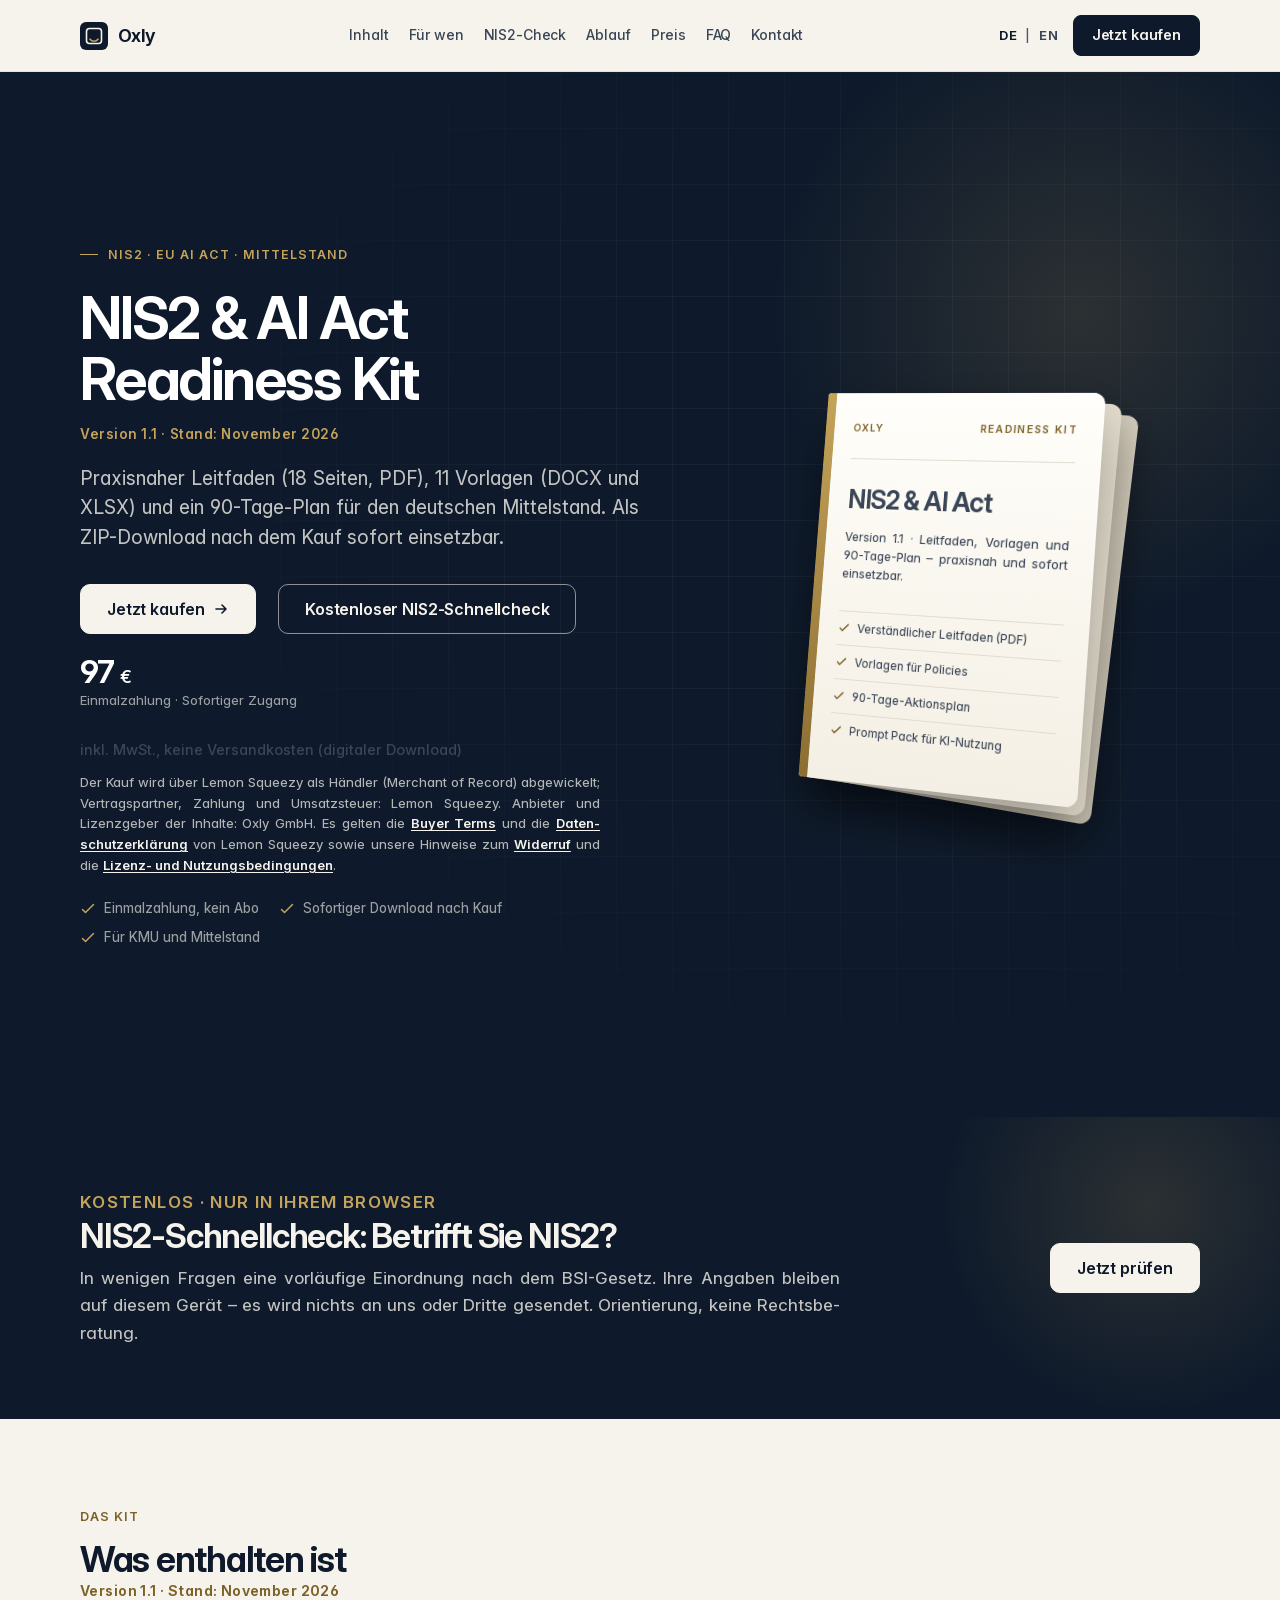
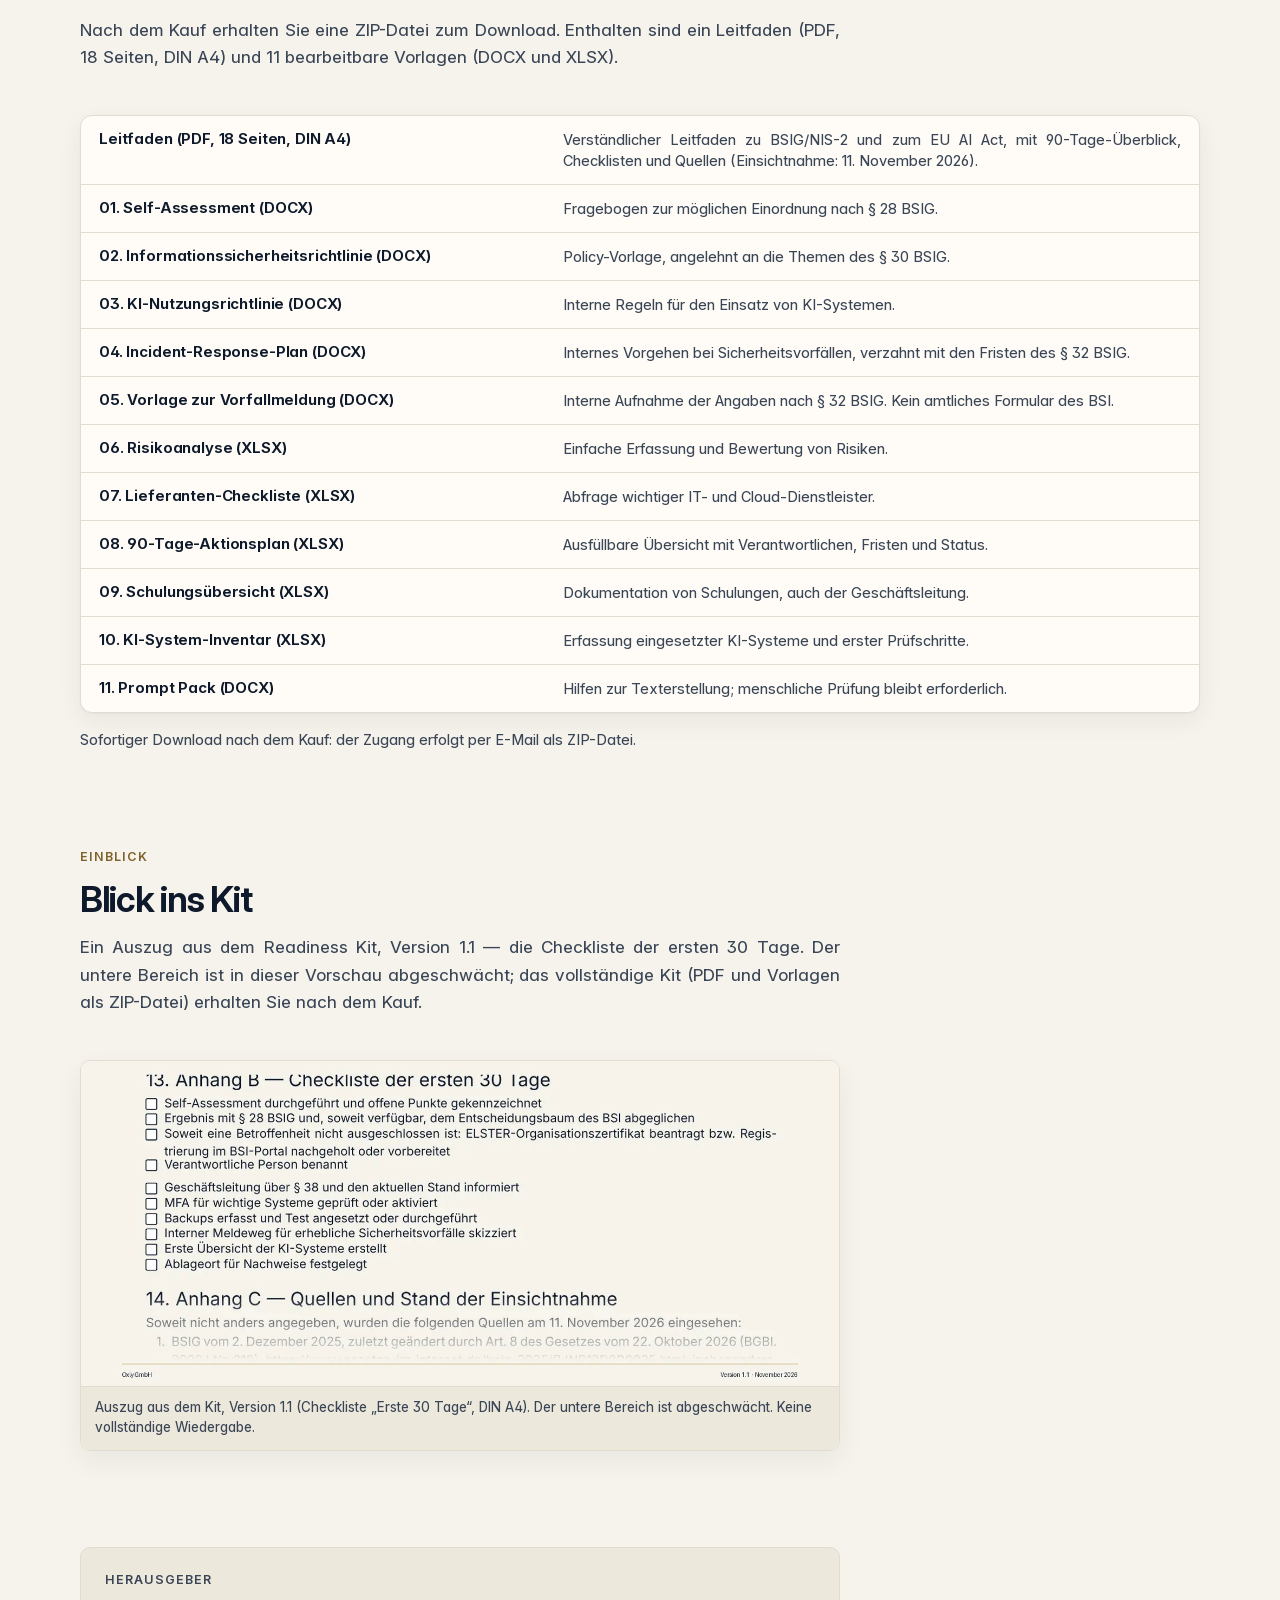
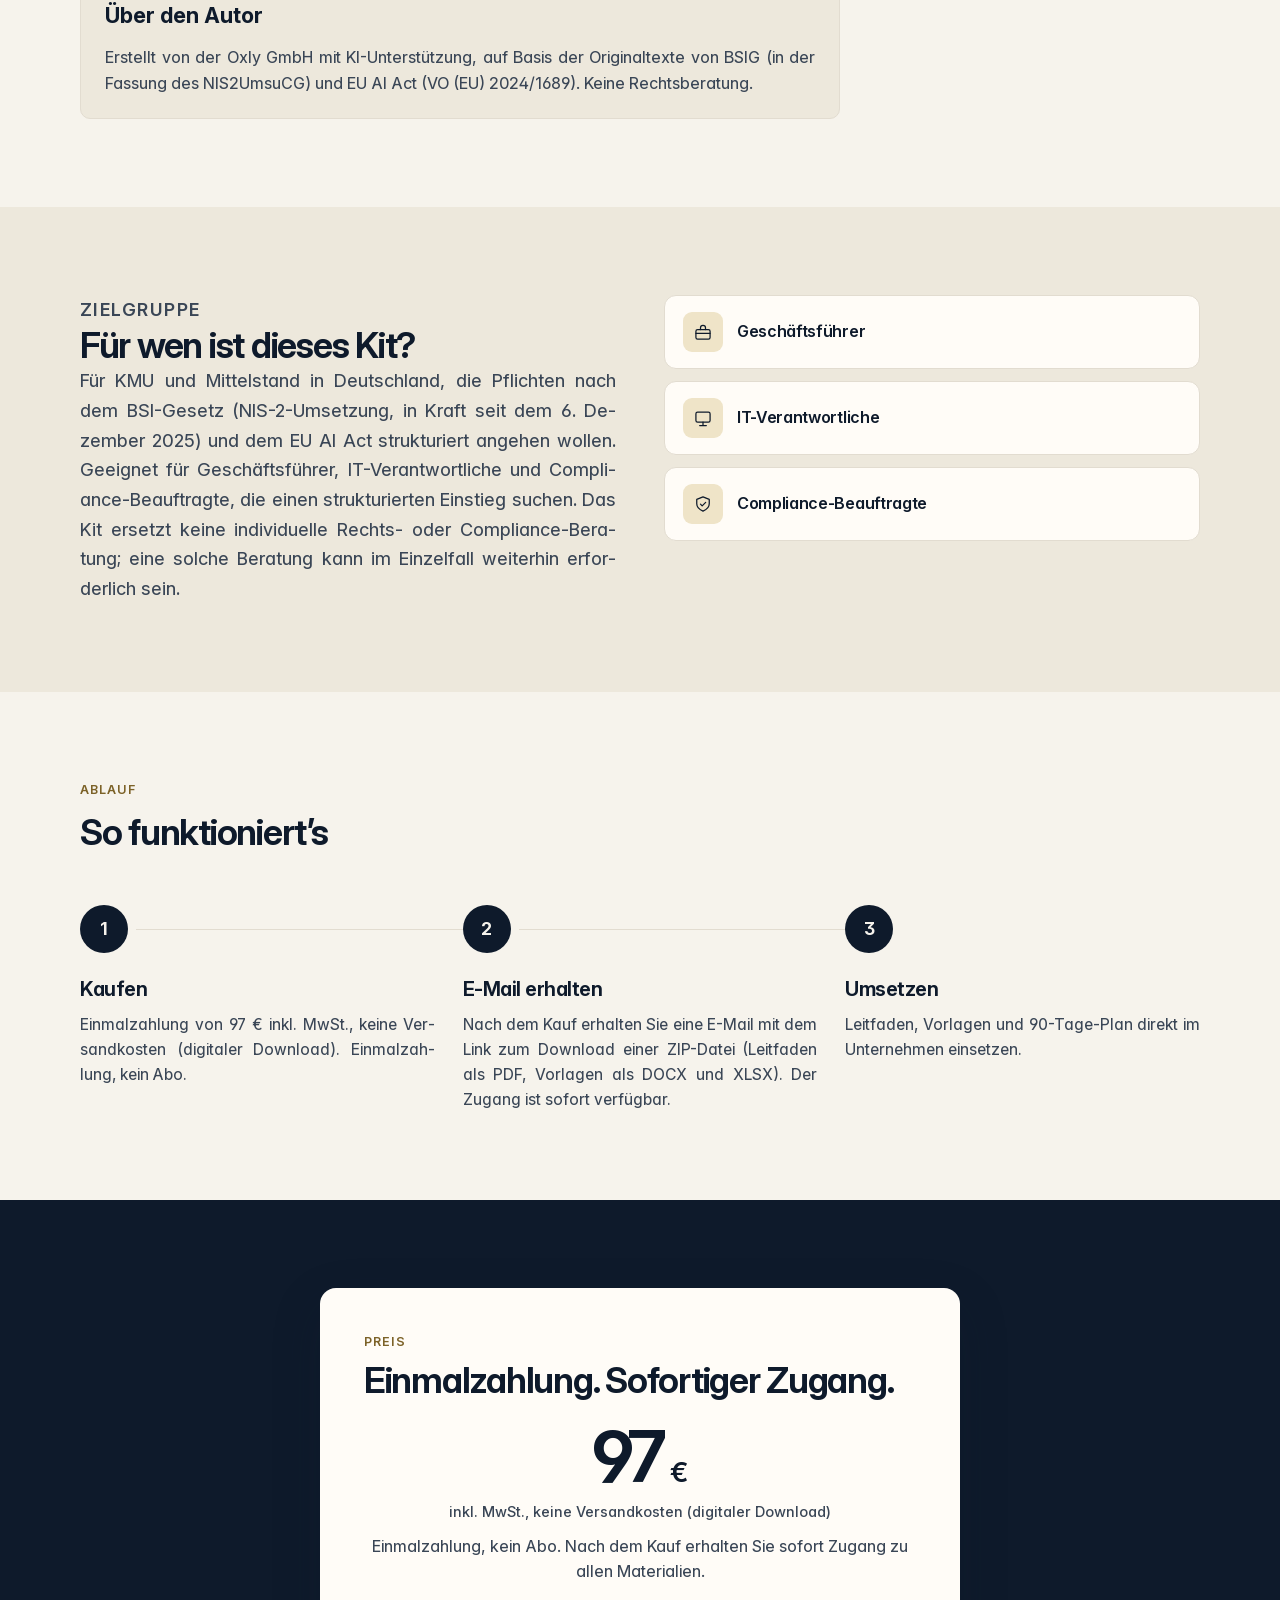
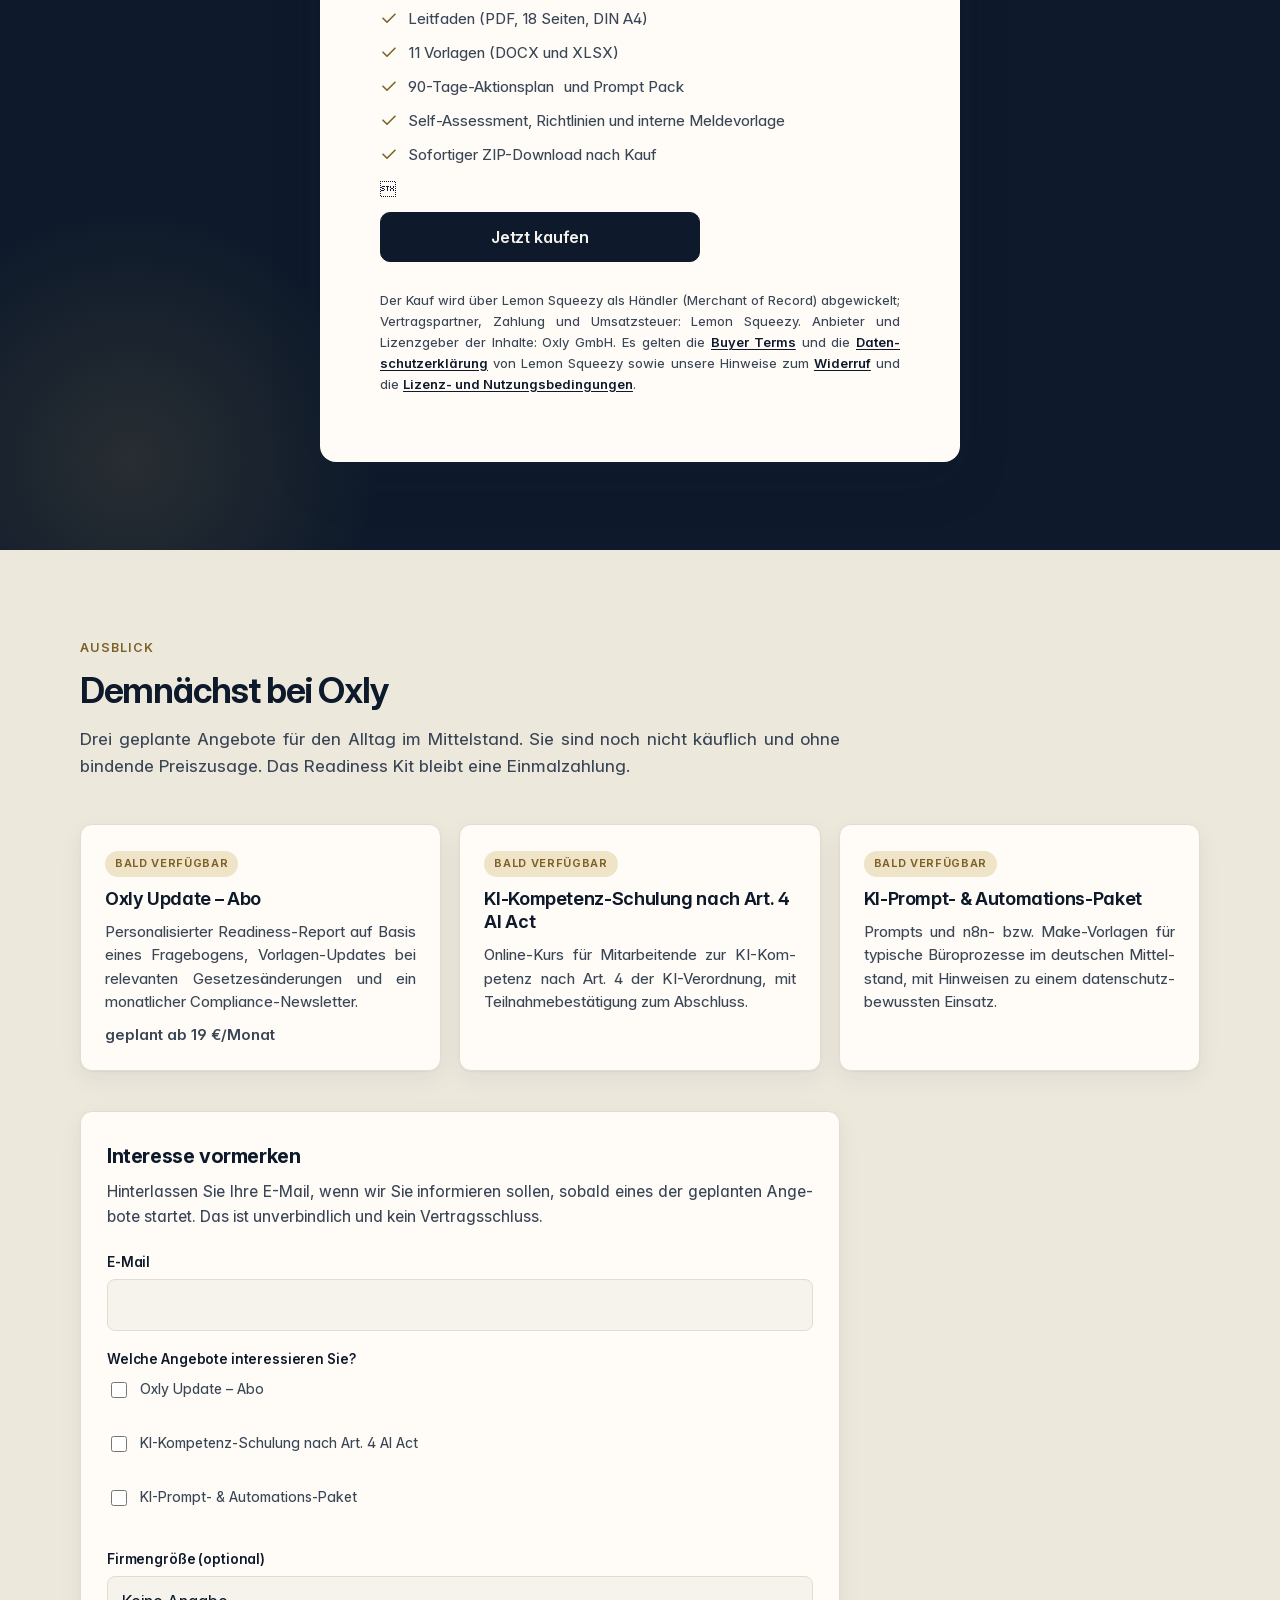
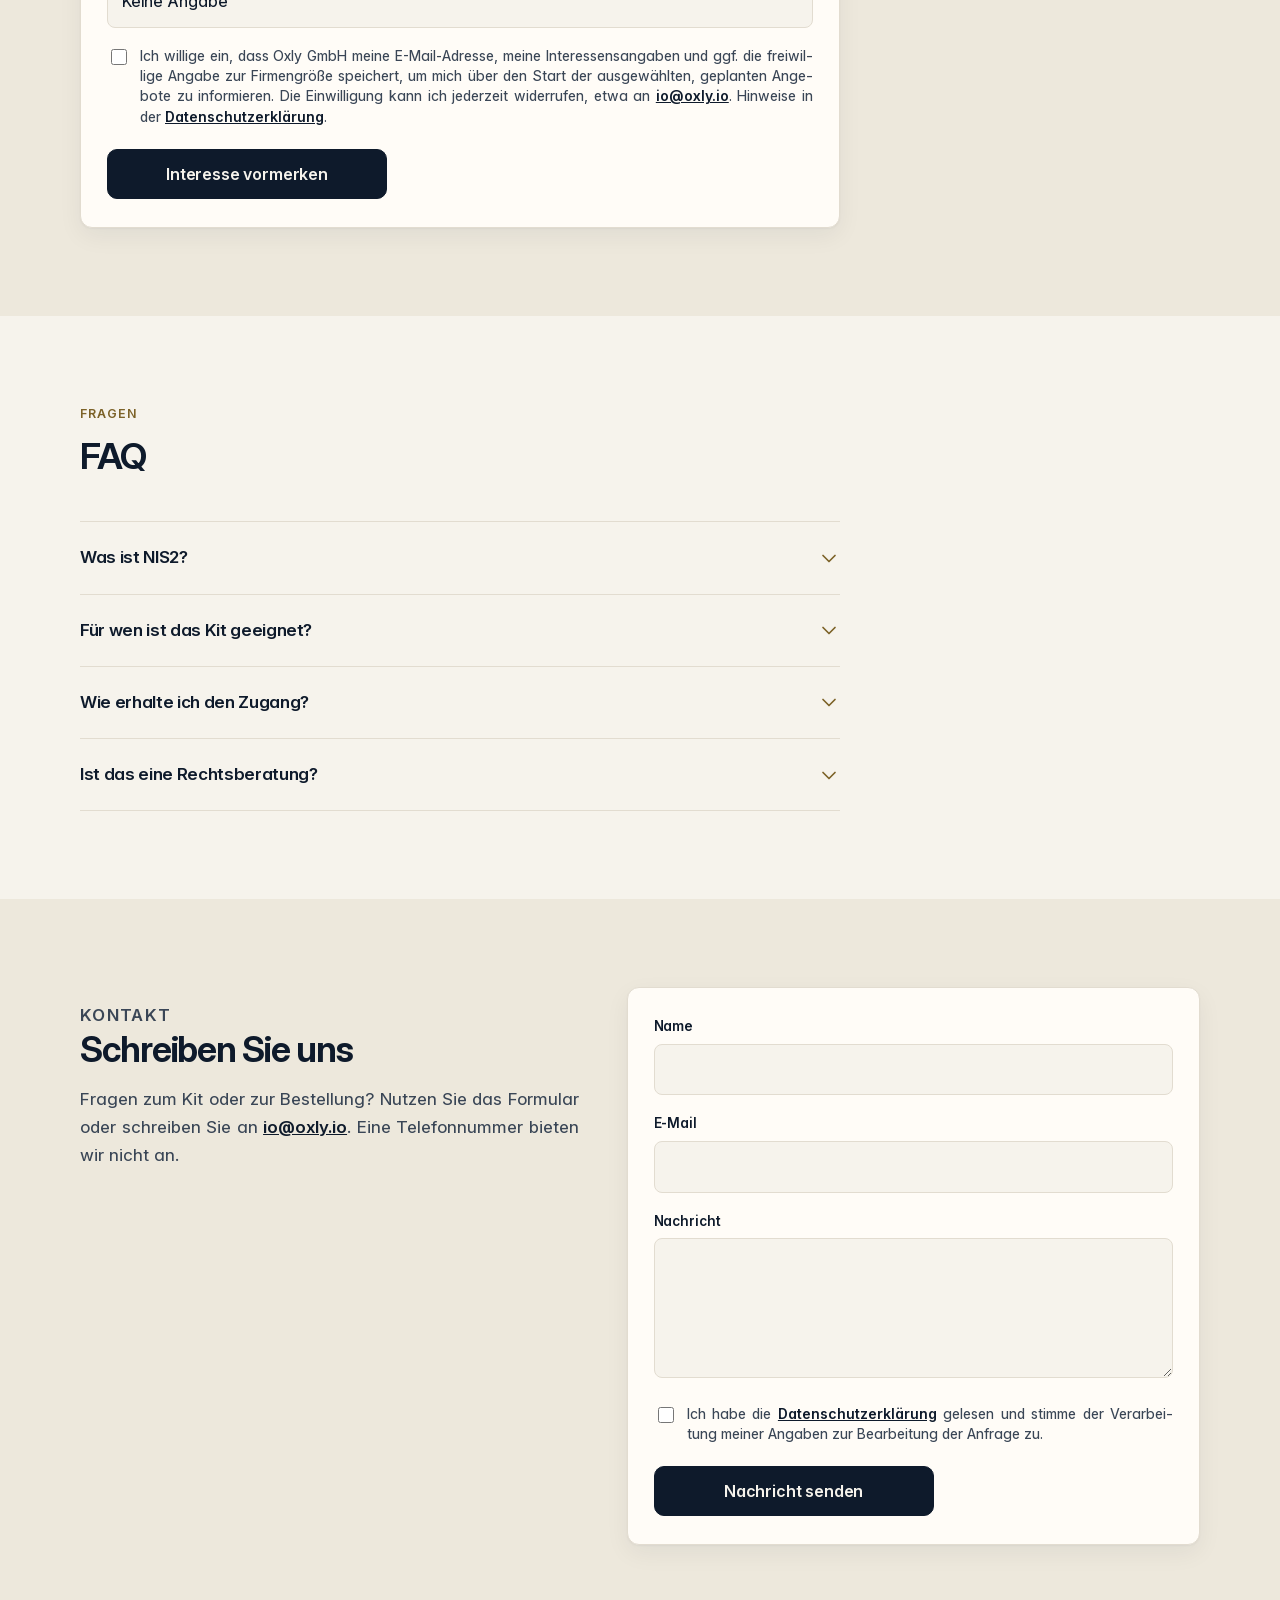
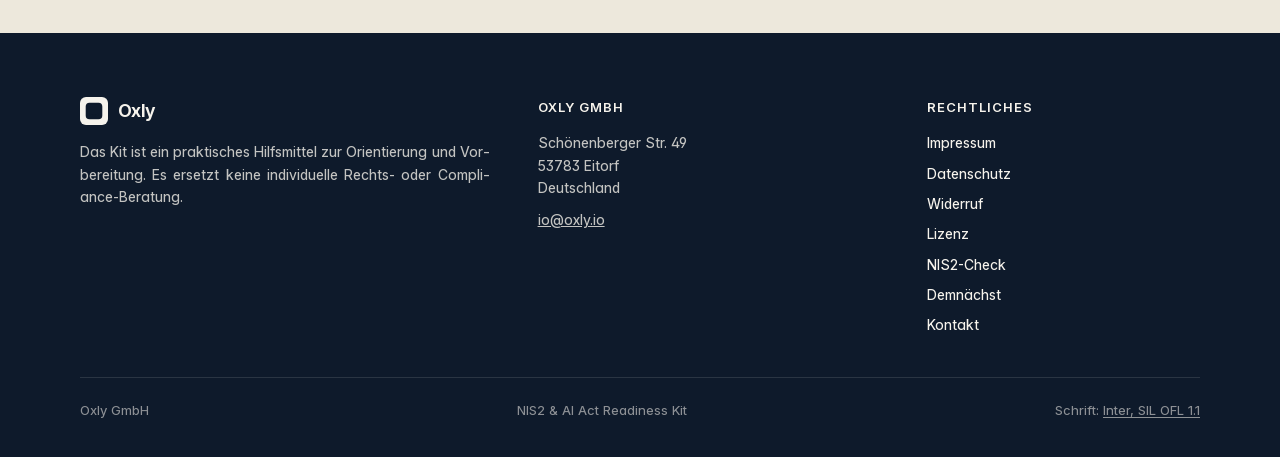
<file: index.html>
<!DOCTYPE html>
<html lang="de">
<head>
  <meta charset="utf-8">
  <meta name="viewport" content="width=device-width, initial-scale=1">
  <title>NIS2 &amp; AI Act Readiness Kit | Oxly</title>
  <meta name="description" content="NIS2 &amp; AI Act Readiness Kit, Version 1.1 (Stand: November 2026): Leitfaden (PDF, 18 Seiten) und 11 Vorlagen (DOCX/XLSX) als ZIP-Download. Einmalzahlung, 97 € inkl. MwSt.">
  <meta property="og:title" content="NIS2 &amp; AI Act Readiness Kit | Oxly">
  <meta property="og:description" content="Version 1.1, Stand November 2026: Leitfaden (PDF, 18 Seiten) und 11 Vorlagen (DOCX/XLSX) als ZIP-Download. Einmalzahlung, 97 € inkl. MwSt.">
  <meta property="og:type" content="website">
  <link rel="icon" href="data:image/svg+xml,%3Csvg xmlns='http://www.w3.org/2000/svg' viewBox='0 0 32 32'%3E%3Crect width='32' height='32' rx='6' fill='%230E1A2B'/%3E%3Ctext x='16' y='22' text-anchor='middle' font-family='Georgia,serif' font-size='16' fill='%23F6F3EC'%3EO%3C/text%3E%3C/svg%3E">
  <link rel="stylesheet" href="styles.css">
  <link rel="alternate" hreflang="de" href="https://oxly-compliance.de/">
  <link rel="alternate" hreflang="en" href="https://oxly-compliance.de/en/">
  <link rel="alternate" hreflang="x-default" href="https://oxly-compliance.de/">
</head>
<body>
  <a class="skip" href="#main">Zum Inhalt springen</a>

  <header class="header">
    <div class="wrap header-inner">
      <a class="logo" href="#top" aria-label="Oxly – zur Startseite">
        <svg class="logo-mark" viewBox="0 0 28 28" aria-hidden="true">
          <rect width="28" height="28" rx="6" fill="#0E1A2B"/>
          <rect x="6.5" y="6.5" width="15" height="15" rx="3" fill="none" stroke="#F6F3EC" stroke-width="1.6"/>
          <path d="M10 17.2c1.1 1.3 2.5 2 4 2s2.9-.7 4-2" fill="none" stroke="#C4A35A" stroke-width="1.6" stroke-linecap="round"/>
        </svg>
        <span class="logo-word">Oxly</span>
      </a>
      <nav class="nav" aria-label="Seitennavigation">
        <a href="#inhalt">Inhalt</a>
        <a href="#fuer-wen">Für wen</a>
        <a href="nis2-check.html">NIS2-Check</a>
        <a href="#ablauf">Ablauf</a>
        <a href="#preis">Preis</a>
        <a href="#faq">FAQ</a>
        <a href="#kontakt">Kontakt</a>
      </nav>
      <div class="header-tools">
        <nav class="lang-switch" aria-label="Sprache / Language">
          <a href="index.html" lang="de" hreflang="de" aria-current="page">DE</a>
          <span class="lang-sep" aria-hidden="true">|</span>
          <a href="en/index.html" lang="en" hreflang="en">EN</a>
        </nav>
        <a class="btn btn-primary js-buy" data-buy href="https://oxly.lemonsqueezy.com/checkout/buy/932510b3-8b38-464d-8cc8-acfaef03025f">Jetzt kaufen</a>
      </div>
    </div>
  </header>

  <main id="main">
    <section class="hero" id="top">
      <div class="wrap hero-inner">
        <div>
          <p class="eyebrow">NIS2 · EU AI Act · Mittelstand</p>
          <h1>NIS2 &amp; AI Act<br>Readiness Kit</h1>
          <p class="hero-version">Version 1.1 · Stand: November 2026</p>
          <p class="hero-sub">Pra­xis­na­her Leit­fa­den (18 Sei­ten, PDF), 11 Vor­la­gen (DOCX und XLSX) und ein <span class="nowrap">90-Tage-Plan</span> für den deut­schen Mit­tel­stand. Als ZIP-Download nach dem Kauf sofort ein­setz­bar.</p>
          <div class="hero-actions">
            <a class="btn btn-light btn-lg js-buy" data-buy href="https://oxly.lemonsqueezy.com/checkout/buy/932510b3-8b38-464d-8cc8-acfaef03025f">
              Jetzt kaufen
              <svg class="arrow" viewBox="0 0 16 16" fill="none" aria-hidden="true">
                <path d="M3 8h10M9 4l4 4-4 4" stroke="currentColor" stroke-width="1.6" stroke-linecap="round" stroke-linejoin="round"/>
              </svg>
            </a>
            <a class="btn btn-ghost btn-lg" href="nis2-check.html">Kostenloser NIS2-Schnellcheck</a>
            <div class="hero-price">
              <div class="amount">97<span>&nbsp;€</span></div>
              <small>Ein­mal­zah­lung · Sofor­ti­ger Zugang</small>
            </div>
          </div>
          <p class="price-vat hero-vat">inkl. MwSt., keine Ver­sand­kos­ten (digi­ta­ler Download)</p>
          <p class="mor-note">Der Kauf wird über Lemon Squeezy als Händler (Mer­chant of Record) abge­wi­ckelt; Ver­trags­part­ner, Zahlung und Umsatz­steuer: Lemon Squeezy. Anbie­ter und Lizenz­ge­ber der Inhalte: Oxly GmbH. Es gelten die <a href="https://www.lemonsqueezy.com/buyer-terms" rel="noopener noreferrer">Buyer Terms</a> und die <a href="https://www.lemonsqueezy.com/privacy" rel="noopener noreferrer">Daten­schut­z­er­klä­rung</a> von Lemon Squeezy sowie unsere Hin­weise zum <a href="widerruf.html">Wider­ruf</a> und die <a href="lizenz.html">Lizenz- und Nut­zungs­be­din­gun­gen</a>.</p>
          <ul class="trust-row">
            <li>
              <svg viewBox="0 0 16 16" fill="none" aria-hidden="true"><path d="M2.5 8.5l3 3 8-8" stroke="currentColor" stroke-width="1.5" stroke-linecap="round" stroke-linejoin="round"/></svg>
              Ein­mal­zah­lung, kein Abo
            </li>
            <li>
              <svg viewBox="0 0 16 16" fill="none" aria-hidden="true"><path d="M2.5 8.5l3 3 8-8" stroke="currentColor" stroke-width="1.5" stroke-linecap="round" stroke-linejoin="round"/></svg>
              Sofor­ti­ger Download nach Kauf
            </li>
            <li>
              <svg viewBox="0 0 16 16" fill="none" aria-hidden="true"><path d="M2.5 8.5l3 3 8-8" stroke="currentColor" stroke-width="1.5" stroke-linecap="round" stroke-linejoin="round"/></svg>
              Für KMU und Mit­tel­stand
            </li>
          </ul>
        </div>

        <div class="kit-stage" aria-hidden="true">
          <div class="kit-stack">
            <div class="kit-sheet kit-sheet--back"></div>
            <div class="kit-sheet kit-sheet--mid"></div>
            <div class="kit-cover">
              <div class="kit-top">
                <span>Oxly</span>
                <span>Rea­di­ness Kit</span>
              </div>
              <div class="kit-rule"></div>
              <p class="kit-title">NIS2 &amp; AI Act</p>
              <p>Version 1.1 · Leit­fa­den, Vor­la­gen und <span class="nowrap">90-Tage-Plan</span> – pra­xis­nah und sofort ein­setz­bar.</p>
              <ul class="kit-list">
                <li>
                  <svg viewBox="0 0 14 14" fill="none"><path d="M2.5 7.2l2.6 2.6 6.4-6.4" stroke="currentColor" stroke-width="1.5" stroke-linecap="round" stroke-linejoin="round"/></svg>
                  Ver­ständ­li­cher Leit­fa­den (PDF)
                </li>
                <li>
                  <svg viewBox="0 0 14 14" fill="none"><path d="M2.5 7.2l2.6 2.6 6.4-6.4" stroke="currentColor" stroke-width="1.5" stroke-linecap="round" stroke-linejoin="round"/></svg>
                  Vor­la­gen für Poli­cies
                </li>
                <li>
                  <svg viewBox="0 0 14 14" fill="none"><path d="M2.5 7.2l2.6 2.6 6.4-6.4" stroke="currentColor" stroke-width="1.5" stroke-linecap="round" stroke-linejoin="round"/></svg>
                  <span class="nowrap">90-Tage-Aktionsplan</span>
                </li>
                <li>
                  <svg viewBox="0 0 14 14" fill="none"><path d="M2.5 7.2l2.6 2.6 6.4-6.4" stroke="currentColor" stroke-width="1.5" stroke-linecap="round" stroke-linejoin="round"/></svg>
                  Prompt Pack für KI-Nutzung
                </li>
              </ul>
            </div>
          </div>
        </div>
      </div>
    </section>


    <section class="check-teaser" id="check-teaser">
      <div class="wrap check-teaser-inner">
        <div>
          <p class="section-kicker">Kostenlos · Nur in Ihrem Browser</p>
          <h2>NIS2-Schnellcheck: Betrifft Sie NIS2?</h2>
          <p>In wenigen Fragen eine vor­läu­fige Ein­ord­nung nach dem BSI-Gesetz. Ihre Angaben bleiben auf diesem Gerät – es wird nichts an uns oder Dritte gesen­det. Ori­en­tie­rung, keine Rechts­be­ra­tung.</p>
        </div>
        <a class="btn btn-light btn-lg" href="nis2-check.html">Jetzt prüfen</a>
      </div>
    </section>
    <section class="contents" id="inhalt">
      <div class="wrap">
        <div class="section-head">
          <p class="section-kicker">Das Kit</p>
          <h2 class="section-title">Was enthalten ist</h2>
          <p class="version-line">Version 1.1 · Stand: November 2026</p>
          <p class="section-lead">Nach dem Kauf er­hal­ten Sie eine ZIP-Datei zum Download. Ent­hal­ten sind ein Leit­fa­den (PDF, 18 Seiten, DIN A4) und 11 be­ar­beit­ba­re Vor­la­gen (DOCX und XLSX).</p>
        </div>
        <ol class="kit-inventory">
          <li>
            <div class="kit-inv-name">Leit­fa­den (PDF, 18 Seiten, DIN A4)</div>
            <p class="kit-inv-desc">Ver­ständ­li­cher Leit­fa­den zu BSIG/NIS-2 und zum EU AI Act, mit 90-Tage-Über­blick, Check­lis­ten und Quellen (Ein­sicht­nah­me: 11. No­vem­ber 2026).</p>
          </li>
          <li>
            <div class="kit-inv-name"><span class="kit-inv-num" translate="no">01</span>.&nbsp;Self-As­sess­ment (DOCX)</div>
            <p class="kit-inv-desc">Fra­ge­bo­gen zur mög­li­chen Ein­ord­nung nach § 28 BSIG.</p>
          </li>
          <li>
            <div class="kit-inv-name"><span class="kit-inv-num" translate="no">02</span>.&nbsp;In­for­ma­ti­ons­si­cher­heits­richt­li­nie (DOCX)</div>
            <p class="kit-inv-desc">Policy-Vorlage, an­ge­lehnt an die Themen des § 30 BSIG.</p>
          </li>
          <li>
            <div class="kit-inv-name"><span class="kit-inv-num" translate="no">03</span>.&nbsp;KI-Nut­zungs­richt­li­nie (DOCX)</div>
            <p class="kit-inv-desc">Interne Regeln für den Einsatz von KI-Sys­te­men.</p>
          </li>
          <li>
            <div class="kit-inv-name"><span class="kit-inv-num" translate="no">04</span>.&nbsp;In­ci­dent-Re­spon­se-Plan (DOCX)</div>
            <p class="kit-inv-desc">In­ter­nes Vor­ge­hen bei Si­cher­heits­vor­fäl­len, ver­zahnt mit den Fristen des § 32 BSIG.</p>
          </li>
          <li>
            <div class="kit-inv-name"><span class="kit-inv-num" translate="no">05</span>.&nbsp;Vorlage zur Vor­fall­mel­dung (DOCX)</div>
            <p class="kit-inv-desc">Interne Auf­nah­me der Angaben nach § 32 BSIG. Kein amt­li­ches For­mu­lar des BSI.</p>
          </li>
          <li>
            <div class="kit-inv-name"><span class="kit-inv-num" translate="no">06</span>.&nbsp;Ri­si­ko­ana­ly­se (XLSX)</div>
            <p class="kit-inv-desc">Ein­fa­che Er­fas­sung und Be­wer­tung von Risiken.</p>
          </li>
          <li>
            <div class="kit-inv-name"><span class="kit-inv-num" translate="no">07</span>.&nbsp;Lie­fe­ran­ten-Check­lis­te (XLSX)</div>
            <p class="kit-inv-desc">Abfrage wich­ti­ger IT- und Cloud-Dienst­leis­ter.</p>
          </li>
          <li>
            <div class="kit-inv-name"><span class="kit-inv-num" translate="no">08</span>.&nbsp;90-Tage-Ak­ti­ons­plan (XLSX)</div>
            <p class="kit-inv-desc">Aus­füll­ba­re Über­sicht mit Ver­ant­wort­li­chen, Fristen und Status.</p>
          </li>
          <li>
            <div class="kit-inv-name"><span class="kit-inv-num" translate="no">09</span>.&nbsp;Schu­lungs­über­sicht (XLSX)</div>
            <p class="kit-inv-desc">Do­ku­men­ta­ti­on von Schu­lun­gen, auch der Ge­schäfts­lei­tung.</p>
          </li>
          <li>
            <div class="kit-inv-name"><span class="kit-inv-num" translate="no">10</span>.&nbsp;KI-System-In­ven­tar (XLSX)</div>
            <p class="kit-inv-desc">Er­fas­sung ein­ge­setz­ter KI-Systeme und erster Prüf­schrit­te.</p>
          </li>
          <li>
            <div class="kit-inv-name"><span class="kit-inv-num" translate="no">11</span>.&nbsp;Prompt Pack (DOCX)</div>
            <p class="kit-inv-desc">Hilfen zur Text­er­stel­lung; mensch­li­che Prüfung bleibt er­for­der­lich.</p>
          </li>
        </ol>
        <p class="kit-download-note">So­for­ti­ger Download nach dem Kauf: der Zugang erfolgt per E-Mail als ZIP-Datei.</p>
      </div>
    </section>


    <section class="kit-look" id="blick-ins-kit">
      <div class="wrap">
        <div class="section-head">
          <p class="section-kicker">Einblick</p>
          <h2 class="section-title">Blick ins Kit</h2>
          <p class="section-lead">Ein Auszug aus dem Rea­di­ness Kit, Version 1.1 — die Check­lis­te der ersten 30 Tage. Der untere Bereich ist in dieser Vor­schau ab­ge­schwächt; das voll­stän­di­ge Kit (PDF und Vor­la­gen als ZIP-Datei) er­hal­ten Sie nach dem Kauf.</p>
        </div>
        <figure class="kit-preview">
          <img src="[data-uri]" width="1400" height="601" alt="Vorschau aus dem Oxly NIS2 &amp; AI Act Readiness Kit, Version 1.1: Checkliste der ersten 30 Tage. Der untere Bereich ist zur Vorschau abgeschwächt.">
          <figcaption>Auszug aus dem Kit, Version 1.1 (Checkliste „Erste 30 Tage“, DIN A4). Der untere Bereich ist abgeschwächt. Keine vollständige Wiedergabe.</figcaption>
        </figure>
      </div>
    </section>

    <section class="author-block" id="autor">
      <div class="wrap">
        <div class="author-inner">
          <p class="section-kicker">Herausgeber</p>
          <h2>Über den Autor</h2>
          <p>Erstellt von der Oxly GmbH mit KI-Unterstützung, auf Basis der Originaltexte von BSIG (in der Fassung des NIS2UmsuCG) und EU AI Act (VO (EU) 2024/1689). Keine Rechtsberatung.</p>
        </div>
      </div>
    </section>

    <section class="audience" id="fuer-wen">
      <div class="wrap audience-grid">
        <div class="audience-copy">
          <p class="section-kicker">Zielgruppe</p>
          <h2 class="section-title">Für wen ist dieses Kit?</h2>
          <p class="section-lead">Für KMU und Mit­tel­stand in Deut­sch­land, die Pflich­ten nach dem BSI-Gesetz (NIS-2-Um­set­zung, in Kraft seit dem 6. De­zem­ber 2025) und dem EU AI Act struk­tu­riert angehen wollen. Geeig­net für Geschäfts­füh­rer, IT-Ver­ant­wort­li­che und Com­pli­ance-Beauf­tragte, die einen struk­tu­rier­ten Ein­stieg suchen. Das Kit ersetzt keine indi­vi­du­elle Rechts- oder Com­pli­ance-Bera­tung; eine solche Bera­tung kann im Ein­zel­fall wei­ter­hin erfor­der­lich sein.</p>
        </div>
        <div class="roles">
          <div class="role">
            <div class="icon" aria-hidden="true">
              <svg viewBox="0 0 24 24" fill="none">
                <rect x="3.5" y="9" width="17" height="11.5" rx="2" stroke="currentColor" stroke-width="1.5"/>
                <path d="M9 9V7a3 3 0 0 1 6 0v2M3.5 13.5h17" stroke="currentColor" stroke-width="1.5" stroke-linecap="round"/>
              </svg>
            </div>
            <strong>Geschäfts­füh­rer</strong>
          </div>
          <div class="role">
            <div class="icon" aria-hidden="true">
              <svg viewBox="0 0 24 24" fill="none">
                <rect x="3.5" y="5" width="17" height="12" rx="2" stroke="currentColor" stroke-width="1.5"/>
                <path d="M8 21h8M12 17v4" stroke="currentColor" stroke-width="1.5" stroke-linecap="round"/>
              </svg>
            </div>
            <strong>IT-Ver­ant­wort­li­che</strong>
          </div>
          <div class="role">
            <div class="icon" aria-hidden="true">
              <svg viewBox="0 0 24 24" fill="none">
                <path d="M12 3.5 19.5 6.5v5.2c0 4.3-3 6.9-7.5 8.8-4.5-1.9-7.5-4.5-7.5-8.8V6.5L12 3.5Z" stroke="currentColor" stroke-width="1.5" stroke-linejoin="round"/>
                <path d="M9 12.2 11 14.2 15.2 10" stroke="currentColor" stroke-width="1.5" stroke-linecap="round" stroke-linejoin="round"/>
              </svg>
            </div>
            <strong>Com­pli­ance-Beauf­tragte</strong>
          </div>
        </div>
      </div>
    </section>

    <section class="steps" id="ablauf">
      <div class="wrap">
        <div class="section-head">
          <p class="section-kicker">Ablauf</p>
          <h2 class="section-title">So funktioniert’s</h2>
        </div>
        <div class="steps-grid">
          <article class="step">
            <div class="step-num">1</div>
            <h3>Kaufen</h3>
            <p>Ein­mal­zah­lung von 97&nbsp;€ inkl. MwSt., keine Ver­sand­kos­ten (digi­ta­ler Download). Ein­mal­zah­lung, kein Abo.</p>
          </article>
          <article class="step">
            <div class="step-num">2</div>
            <h3>E-Mail erhalten</h3>
            <p>Nach dem Kauf er­hal­ten Sie eine E-Mail mit dem Link zum Download einer ZIP-Datei (Leit­fa­den als PDF, Vor­la­gen als DOCX und XLSX). Der Zugang ist sofort ver­füg­bar.</p>
          </article>
          <article class="step">
            <div class="step-num">3</div>
            <h3>Umsetzen</h3>
            <p>Leit­fa­den, Vor­la­gen und <span class="nowrap">90-Tage-Plan</span> direkt im Un­ter­neh­men ein­set­zen.</p>
          </article>
        </div>
      </div>
    </section>

    <section class="pricing" id="preis">
      <div class="wrap">
        <div class="price-card">
          <p class="section-kicker">Preis</p>
          <h2 class="section-title">Einmalzahlung. Sofortiger Zugang.</h2>
          <div class="price-amount">
            <span class="num">97</span>
            <span class="cur">€</span>
          </div>
          <p class="price-vat">inkl. MwSt., keine Ver­sand­kos­ten (digi­ta­ler Download)</p>
          <p class="price-note">Ein­mal­zah­lung, kein Abo. Nach dem Kauf erhal­ten Sie sofort Zugang zu allen Mate­ri­a­lien.</p>
          <ul class="price-points">
            <li>
              <svg viewBox="0 0 18 18" fill="none" aria-hidden="true"><path d="M3 9.2l4 4 8-8" stroke="currentColor" stroke-width="1.6" stroke-linecap="round" stroke-linejoin="round"/></svg>
              Leit­fa­den (PDF, 18 Seiten, DIN A4)
            </li>
            <li>
              <svg viewBox="0 0 18 18" fill="none" aria-hidden="true"><path d="M3 9.2l4 4 8-8" stroke="currentColor" stroke-width="1.6" stroke-linecap="round" stroke-linejoin="round"/></svg>
              11 Vor­la­gen (DOCX und XLSX)
            </li>
            <li>
              <svg viewBox="0 0 18 18" fill="none" aria-hidden="true"><path d="M3 9.2l4 4 8-8" stroke="currentColor" stroke-width="1.6" stroke-linecap="round" stroke-linejoin="round"/></svg>
              <span class="nowrap">90-Tage-Aktionsplan</span> und Prompt Pack
            </li>
            <li>
              <svg viewBox="0 0 18 18" fill="none" aria-hidden="true"><path d="M3 9.2l4 4 8-8" stroke="currentColor" stroke-width="1.6" stroke-linecap="round" stroke-linejoin="round"/></svg>
              Self-As­sess­ment, Richt­li­ni­en und interne Mel­de­vor­la­ge
            </li>
            <li>
              <svg viewBox="0 0 18 18" fill="none" aria-hidden="true"><path d="M3 9.2l4 4 8-8" stroke="currentColor" stroke-width="1.6" stroke-linecap="round" stroke-linejoin="round"/></svg>
              So­for­ti­ger ZIP-Download nach Kauf
            </li>
          
          <a class="btn btn-primary btn-lg js-buy" data-buy href="https://oxly.lemonsqueezy.com/checkout/buy/932510b3-8b38-464d-8cc8-acfaef03025f">Jetzt kaufen</a>
          <p class="mor-note">Der Kauf wird über Lemon Squeezy als Händler (Mer­chant of Record) abge­wi­ckelt; Ver­trags­part­ner, Zahlung und Umsatz­steuer: Lemon Squeezy. Anbie­ter und Lizenz­ge­ber der Inhalte: Oxly GmbH. Es gelten die <a href="https://www.lemonsqueezy.com/buyer-terms" rel="noopener noreferrer">Buyer Terms</a> und die <a href="https://www.lemonsqueezy.com/privacy" rel="noopener noreferrer">Daten­schut­z­er­klä­rung</a> von Lemon Squeezy sowie unsere Hin­weise zum <a href="widerruf.html">Wider­ruf</a> und die <a href="lizenz.html">Lizenz- und Nut­zungs­be­din­gun­gen</a>.</p>
        </div>
      </div>
    </section>


    <section class="coming" id="demnächst">
      <div class="wrap">
        <div class="section-head">
          <p class="section-kicker">Ausblick</p>
          <h2 class="section-title">Demnächst bei Oxly</h2>
          <p class="coming-lead">Drei geplante Ange­bote für den Alltag im Mit­tel­stand. Sie sind noch nicht käuf­lich und ohne bin­dende Preis­zu­sage. Das Rea­di­ness Kit bleibt eine Ein­mal­zah­lung.</p>
        </div>
        <div class="coming-grid">
          <article class="coming-card">
            <span class="badge-soon">Bald verfügbar</span>
            <h3>Oxly Update – Abo</h3>
            <p>Per­so­na­li­sier­ter Rea­di­ness-Report auf Basis eines Fra­ge­bo­gens, Vor­la­gen-Updates bei rele­van­ten Geset­zes­än­de­run­gen und ein monat­li­cher Com­pli­ance-Newslet­ter.</p>
            <p class="coming-price">geplant ab 19&nbsp;€/Monat</p>
          </article>
          <article class="coming-card">
            <span class="badge-soon">Bald verfügbar</span>
            <h3>KI-Kompetenz-Schulung nach Art. 4 AI Act</h3>
            <p>Online-Kurs für Mit­a­r­bei­tende zur KI-Kom­pe­tenz nach Art. 4 der KI-Ver­ord­nung, mit Teil­nah­me­be­stä­ti­gung zum Abschluss.</p>
          </article>
          <article class="coming-card">
            <span class="badge-soon">Bald verfügbar</span>
            <h3>KI-Prompt- &amp; Automations-Paket</h3>
            <p>Prompts und n8n- bzw. Make-Vor­la­gen für typi­sche Büro­pro­zesse im deut­schen Mit­tel­stand, mit Hin­wei­sen zu einem daten­schutz­be­wuss­ten Einsatz.</p>
          </article>
        </div>

        <form class="waitlist form" id="waitlist-form" action="https://formsubmit.co/a1ef839cf8136e89e7ac923d35b0b87f" method="POST">
          <h3>Interesse vormerken</h3>
          <p class="waitlist-lead">Hin­ter­las­sen Sie Ihre E-Mail, wenn wir Sie infor­mie­ren sollen, sobald eines der geplan­ten Ange­bote startet. Das ist unver­bind­lich und kein Ver­trags­schluss.</p>
          <input type="hidden" name="_next" value="https://oxly-compliance.de/danke.html">
          <input type="hidden" name="_subject" value="Interesse vormerken / Warteliste">
          <input type="hidden" name="_template" value="table">
          <input type="hidden" name="_captcha" value="false">
          <input type="hidden" name="language" value="DE">
          <label class="hp" for="waitlist-website">Bitte leer lassen</label>
          <input class="hp" type="text" id="waitlist-website" name="_honey" tabindex="-1" autocomplete="off">
          <div class="field">
            <label for="waitlist-email">E-Mail</label>
            <input type="email" id="waitlist-email" name="email" required autocomplete="email">
          </div>
          <p class="field-label" id="waitlist-interests-label">Welche Ange­bote inter­es­sie­ren Sie?</p>
          <div class="waitlist-interests" role="group" aria-labelledby="waitlist-interests-label">
            <label class="check"><input type="checkbox" name="interesse_update_abo" value="ja" data-interest> <span>Oxly Update – Abo</span></label>
            <label class="check"><input type="checkbox" name="interesse_ki_schulung" value="ja" data-interest> <span>KI-Kom­pe­tenz-Schu­lung nach Art. 4 AI Act</span></label>
            <label class="check"><input type="checkbox" name="interesse_prompt_paket" value="ja" data-interest> <span>KI-Prompt- &amp; Auto­ma­ti­ons-Paket</span></label>
          </div>
          <p class="waitlist-error" id="waitlist-error" role="alert">Bitte wählen Sie min­des­tens ein Angebot aus.</p>
          <div class="field">
            <label for="waitlist-size">Fir­men­größe (opti­o­nal)</label>
            <select id="waitlist-size" name="firmengroesse">
              <option value="">Keine Angabe</option>
              <option value="unter_50">Unter 50 Beschäf­tigte</option>
              <option value="50_249">50 bis 249 Beschäf­tigte</option>
              <option value="250_plus">250 oder mehr Beschäf­tigte</option>
            </select>
          </div>
          <label class="check">
            <input type="checkbox" name="datenschutz" value="zugestimmt" required>
            <span>Ich willige ein, dass Oxly GmbH meine E-Mail-Adresse, meine Inter­es­sen­s­an­ga­ben und ggf. die frei­wil­lige Angabe zur Fir­men­größe spei­chert, um mich über den Start der aus­ge­wähl­ten, geplan­ten Ange­bote zu infor­mie­ren. Die Ein­wil­li­gung kann ich jeder­zeit wider­ru­fen, etwa an <a href="mailto:io@oxly.io">io@oxly.io</a>. Hin­weise in der <a href="datenschutz.html">Daten­schut­z­er­klä­rung</a>.</span>
          </label>
          <button class="btn btn-primary btn-lg" type="submit">Interesse vormerken</button>
        </form>
      </div>
    </section>

    <section class="faq" id="faq">
      <div class="wrap">
        <div class="section-head">
          <p class="section-kicker">Fragen</p>
          <h2 class="section-title">FAQ</h2>
        </div>
        <div class="faq-list">
          <details>
            <summary>Was ist NIS2?<svg class="chev" viewBox="0 0 22 22" fill="none" aria-hidden="true"><path d="M5 8.5 11 14.5 17 8.5" stroke="currentColor" stroke-width="1.7" stroke-linecap="round" stroke-linejoin="round"/></svg></summary>
            <p>Die NIS-2-Richt­li­nie ist der eu­ro­pä­i­sche Rahmen zur Cy­ber­si­cher­heit. In Deut­sch­land ist sie durch das NIS2UmsuCG um­ge­setzt; die Pflich­ten stehen vor allem im BSI-Gesetz (BSIG), das am 6. De­zem­ber 2025 in Kraft ge­tre­ten ist. Das Kit hilft dabei, die wich­tigs­ten Schrit­te zu ver­ste­hen und um­zu­set­zen.</p>
          </details>
          <details>
            <summary>Für wen ist das Kit geeig­net?<svg class="chev" viewBox="0 0 22 22" fill="none" aria-hidden="true"><path d="M5 8.5 11 14.5 17 8.5" stroke="currentColor" stroke-width="1.7" stroke-linecap="round" stroke-linejoin="round"/></svg></summary>
            <p>Für kleine und mitt­le­re Un­ter­neh­men in Deut­sch­land, die Pflich­ten nach dem BSIG (NIS-2-Um­set­zung) und dem EU AI Act struk­tu­riert angehen wollen. Das Kit bietet einen struk­tu­rier­ten Aus­gangs­punkt; eine in­di­vi­du­el­le Rechts- oder Com­pli­ance-Be­ra­tung kann wei­ter­hin er­for­der­lich sein.</p>
          </details>
          <details>
            <summary>Wie erhalte ich den Zugang?<svg class="chev" viewBox="0 0 22 22" fill="none" aria-hidden="true"><path d="M5 8.5 11 14.5 17 8.5" stroke="currentColor" stroke-width="1.7" stroke-linecap="round" stroke-linejoin="round"/></svg></summary>
            <p>Nach dem Kauf er­hal­ten Sie eine E-Mail mit dem Link zum Download einer ZIP-Datei (Leit­fa­den als PDF, Vor­la­gen als DOCX und XLSX). Der Zugang ist sofort ver­füg­bar.</p>
          </details>
          <details>
            <summary>Ist das eine Rechts­be­ra­tung?<svg class="chev" viewBox="0 0 22 22" fill="none" aria-hidden="true"><path d="M5 8.5 11 14.5 17 8.5" stroke="currentColor" stroke-width="1.7" stroke-linecap="round" stroke-linejoin="round"/></svg></summary>
            <p>Nein. Das Kit ist ein prak­ti­sches Hilfs­mit­tel zur Ori­en­tie­rung und Vor­be­rei­tung. Es ersetzt keine indi­vi­du­elle Rechts- oder Com­pli­ance-Bera­tung.</p>
          </details>
        </div>
      </div>
    </section>

    <section class="contact" id="kontakt">
      <div class="wrap contact-grid">
        <div class="contact-copy">
          <p class="section-kicker">Kontakt</p>
          <h2 class="section-title">Schreiben Sie uns</h2>
          <p>Fragen zum Kit oder zur Bestel­lung? Nutzen Sie das For­mu­lar oder schrei­ben Sie an <a href="mailto:io@oxly.io">io@oxly.io</a>. Eine Tele­fon­num­mer bieten wir nicht an.</p>
        </div>
        <form class="form" action="https://formsubmit.co/a1ef839cf8136e89e7ac923d35b0b87f" method="POST">
          <input type="hidden" name="_next" value="https://oxly-compliance.de/danke.html">
          <input type="hidden" name="_subject" value="Kontaktanfrage über die Oxly-Website">
          <input type="hidden" name="_template" value="table">
          <input type="hidden" name="_captcha" value="false">
          <input type="hidden" name="language" value="DE">
          <label class="hp" for="website">Bitte leer lassen</label>
          <input class="hp" type="text" id="website" name="_honey" tabindex="-1" autocomplete="off">
          <div class="field">
            <label for="name">Name</label>
            <input type="text" id="name" name="name" required autocomplete="name">
          </div>
          <div class="field">
            <label for="email">E-Mail</label>
            <input type="email" id="email" name="email" required autocomplete="email">
          </div>
          <div class="field">
            <label for="message">Nach­richt</label>
            <textarea id="message" name="message" required></textarea>
          </div>
          <label class="check">
            <input type="checkbox" name="datenschutz" value="zugestimmt" required>
            <span>Ich habe die <a href="datenschutz.html">Daten­schut­z­er­klä­rung</a> gelesen und stimme der Ver­a­r­bei­tung meiner Angaben zur Bea­r­bei­tung der Anfrage zu.</span>
          </label>
          <button class="btn btn-primary btn-lg" type="submit">Nachricht senden</button>
        </form>
      </div>
    </section>
  </main>

  <footer class="footer">
    <div class="wrap">
      <div class="footer-grid">
        <div>
          <a class="logo" href="#top" aria-label="Oxly">
            <svg class="logo-mark" viewBox="0 0 28 28" aria-hidden="true">
              <rect width="28" height="28" rx="6" fill="#F6F3EC"/>
              <rect x="6.5" y="6.5" width="15" height="15" rx="3" fill="none" stroke="#0E1A2B" stroke-width="1.6"/>
              <path d="M10 17.2c1.1 1.3 2.5 2 4 2s2.9-.7 4-2" fill="none" stroke="#7C6228" stroke-width="1.6" stroke-linecap="round"/>
            </svg>
            <span class="logo-word">Oxly</span>
          </a>
          <p class="disclaimer">Das Kit ist ein prak­ti­sches Hilfs­mit­tel zur Ori­en­tie­rung und Vor­be­rei­tung. Es ersetzt keine indi­vi­du­elle Rechts- oder Com­pli­ance-Bera­tung.</p>
        </div>
        <div>
          <h3>Oxly GmbH</h3>
          <p>Schö­nen­ber­ger Str. 49<br>53783 Eitorf<br>Deut­sch­land</p>
          <p><a href="mailto:io@oxly.io">io@oxly.io</a></p>
        </div>
        <div>
          <h3>Rechtliches</h3>
          <div class="footer-links">
            <a href="impressum.html">Impres­sum</a>
            <a href="datenschutz.html">Daten­schutz</a>
            <a href="widerruf.html">Wider­ruf</a>
            <a href="lizenz.html">Lizenz</a>
            <a href="nis2-check.html">NIS2-Check</a>
            <a href="#demnächst">Dem­nächst</a>
            <a href="#kontakt">Kontakt</a>
          </div>
        </div>
      </div>
      <div class="footer-bottom">
        <span>Oxly GmbH</span>
        <span>NIS2 &amp; AI Act Rea­di­ness Kit</span>
        <span>Schrift: <a href="fonts/OFL.txt">Inter, SIL OFL 1.1</a></span>
      </div>
    </div>
  </footer>

  <script>
    const BUY_URL = 'https://oxly.lemonsqueezy.com/checkout/buy/932510b3-8b38-464d-8cc8-acfaef03025f';
    document.querySelectorAll('[data-buy]').forEach(function (el) {
      el.setAttribute('href', BUY_URL);
    });
    document.querySelectorAll('.lang-switch a').forEach(function (el) {
      var href = el.getAttribute('href');
      if (href && location.hash) el.setAttribute('href', href.split('#')[0] + location.hash);
    });
    (function () {
      var form = document.getElementById('waitlist-form');
      var error = document.getElementById('waitlist-error');
      if (!form) return;
      form.addEventListener('submit', function (e) {
        var any = form.querySelectorAll('[data-interest]:checked').length > 0;
        if (!any) {
          e.preventDefault();
          if (error) error.classList.add('is-visible');
        } else if (error) {
          error.classList.remove('is-visible');
        }
      });
    })();
  </script>
</body>
</html>
</file>
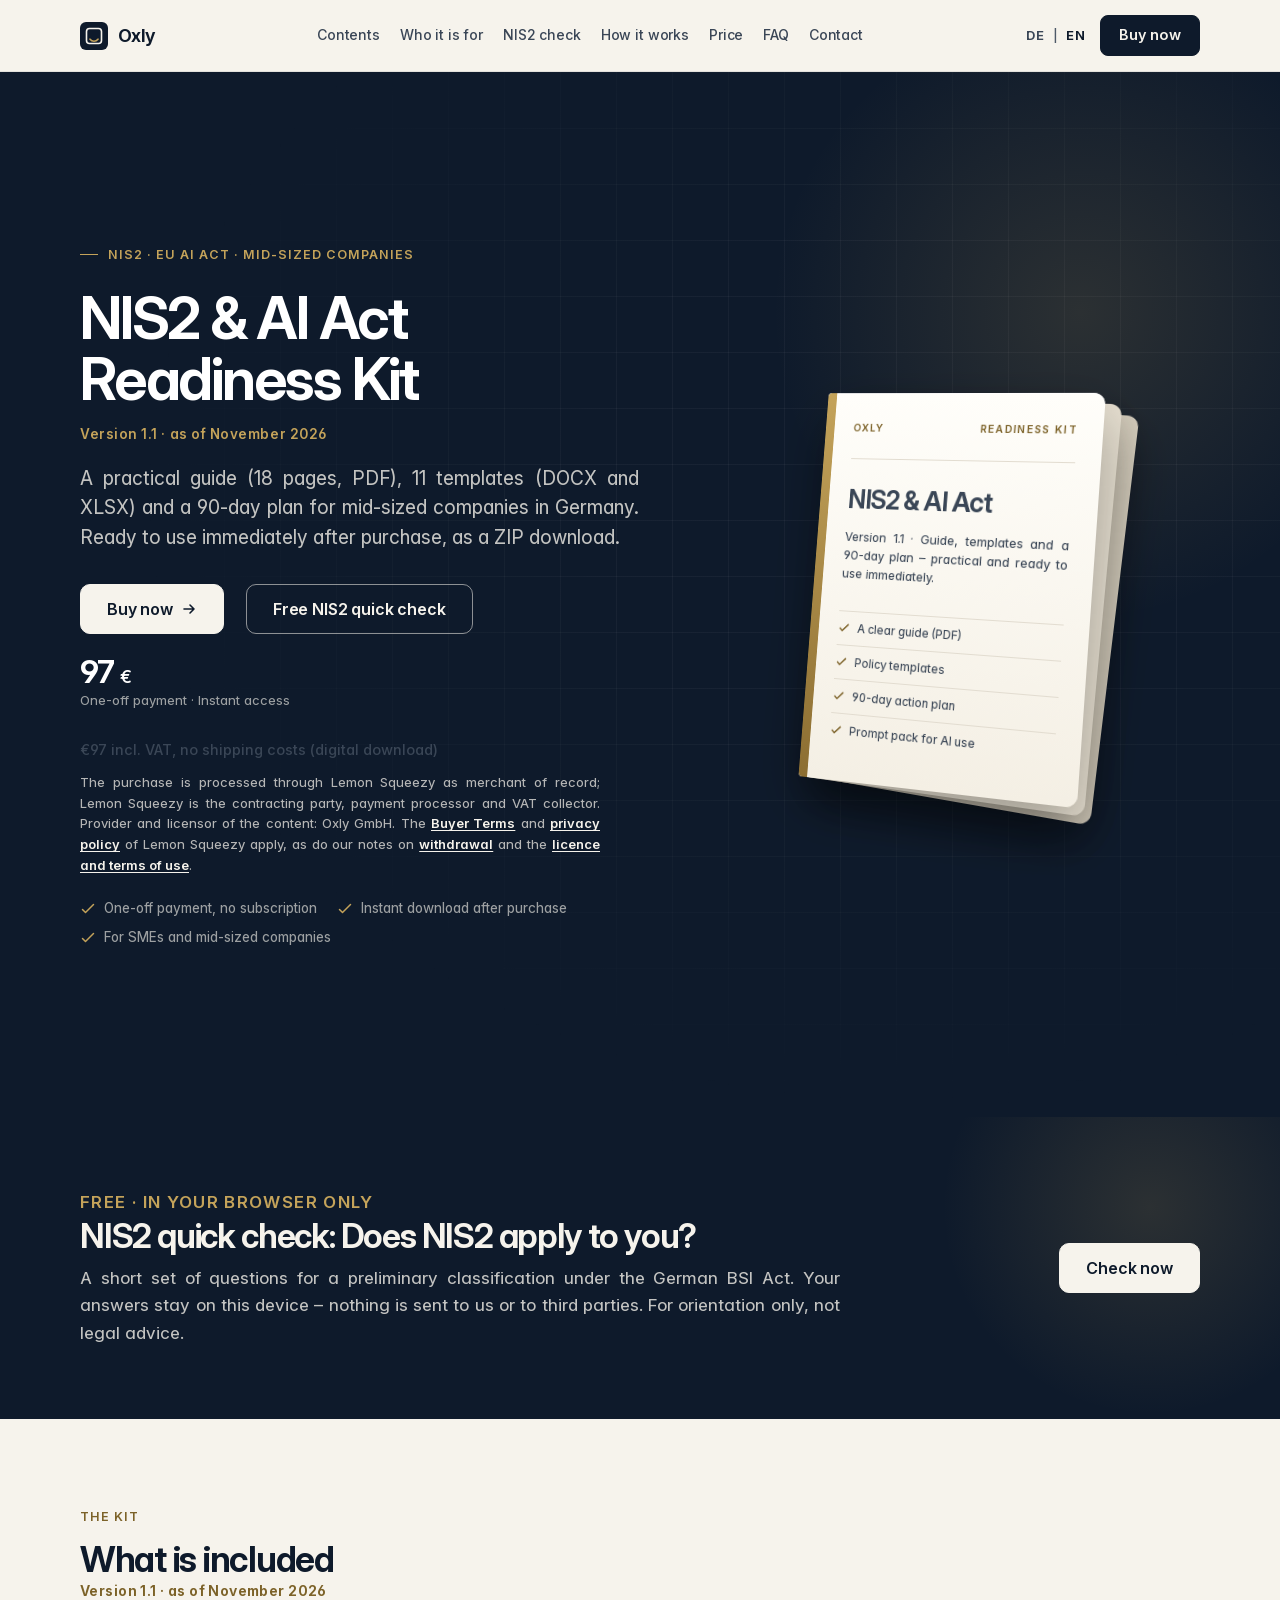
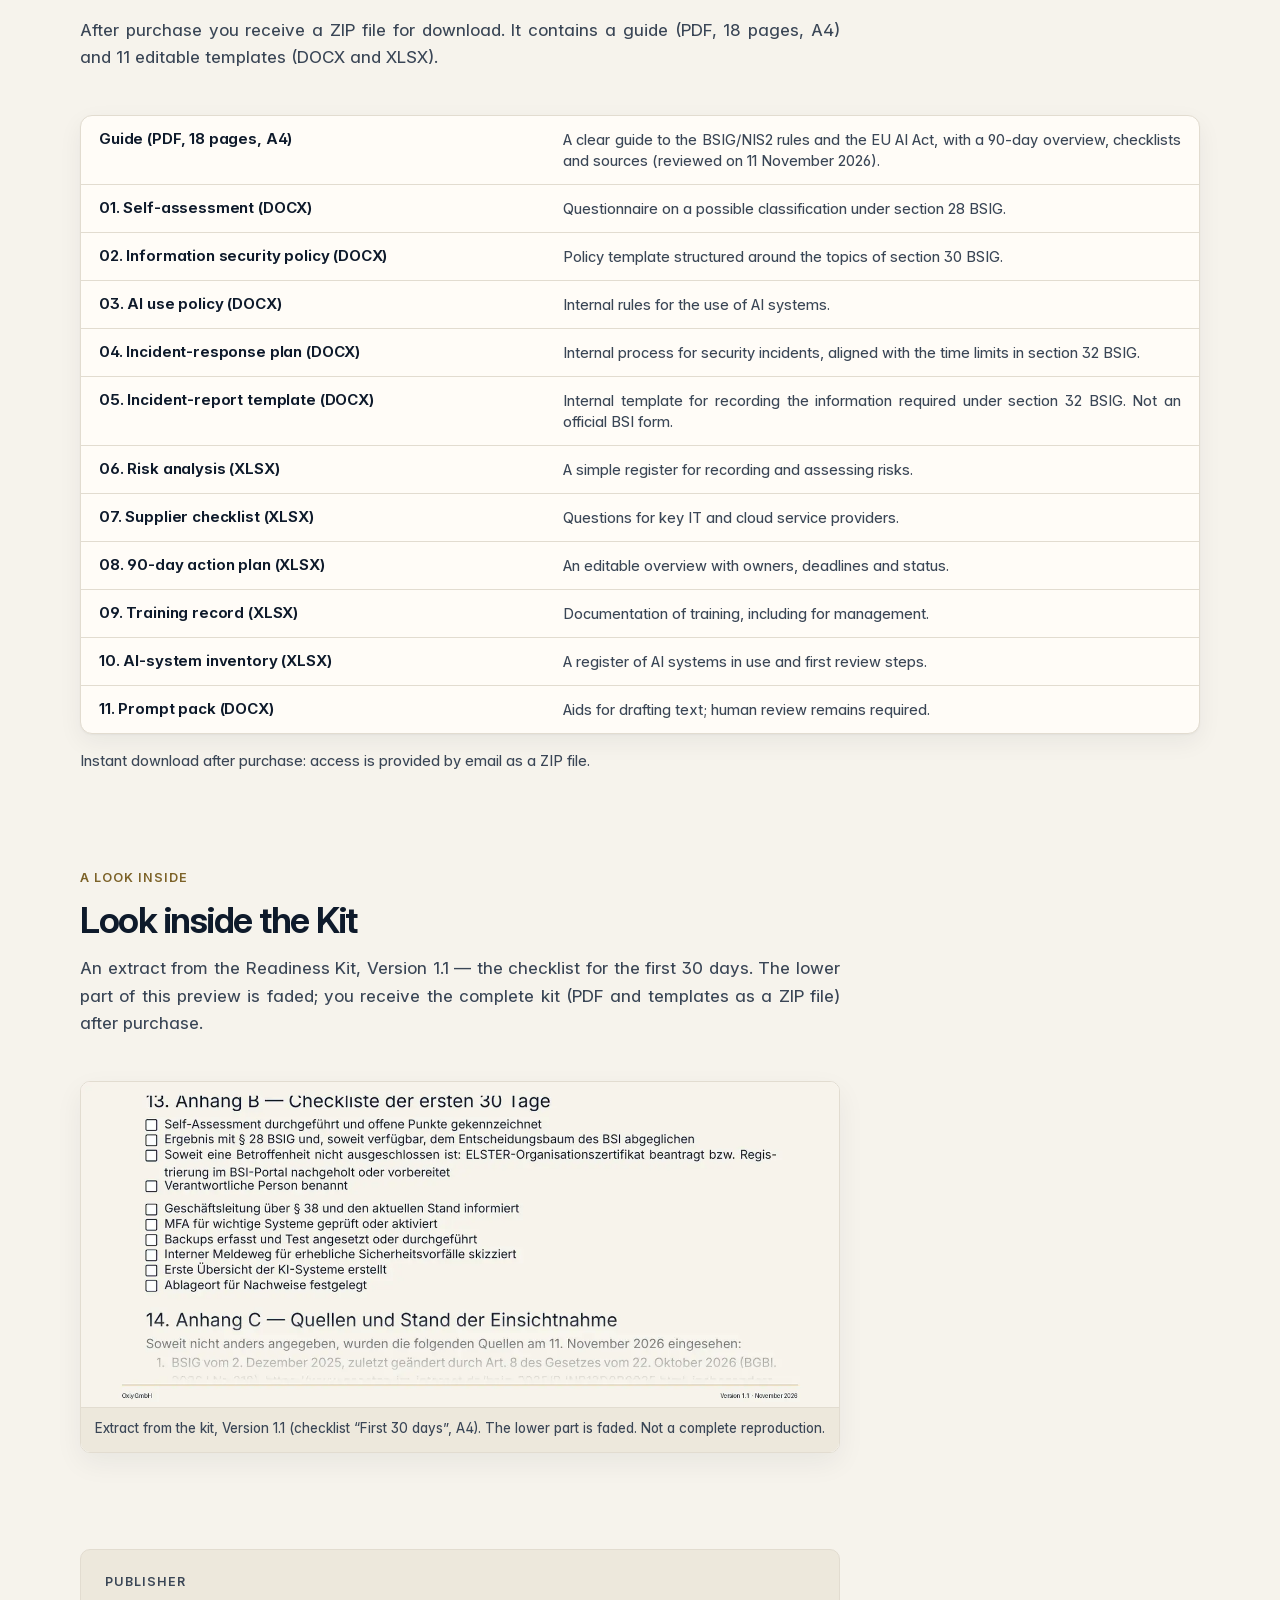
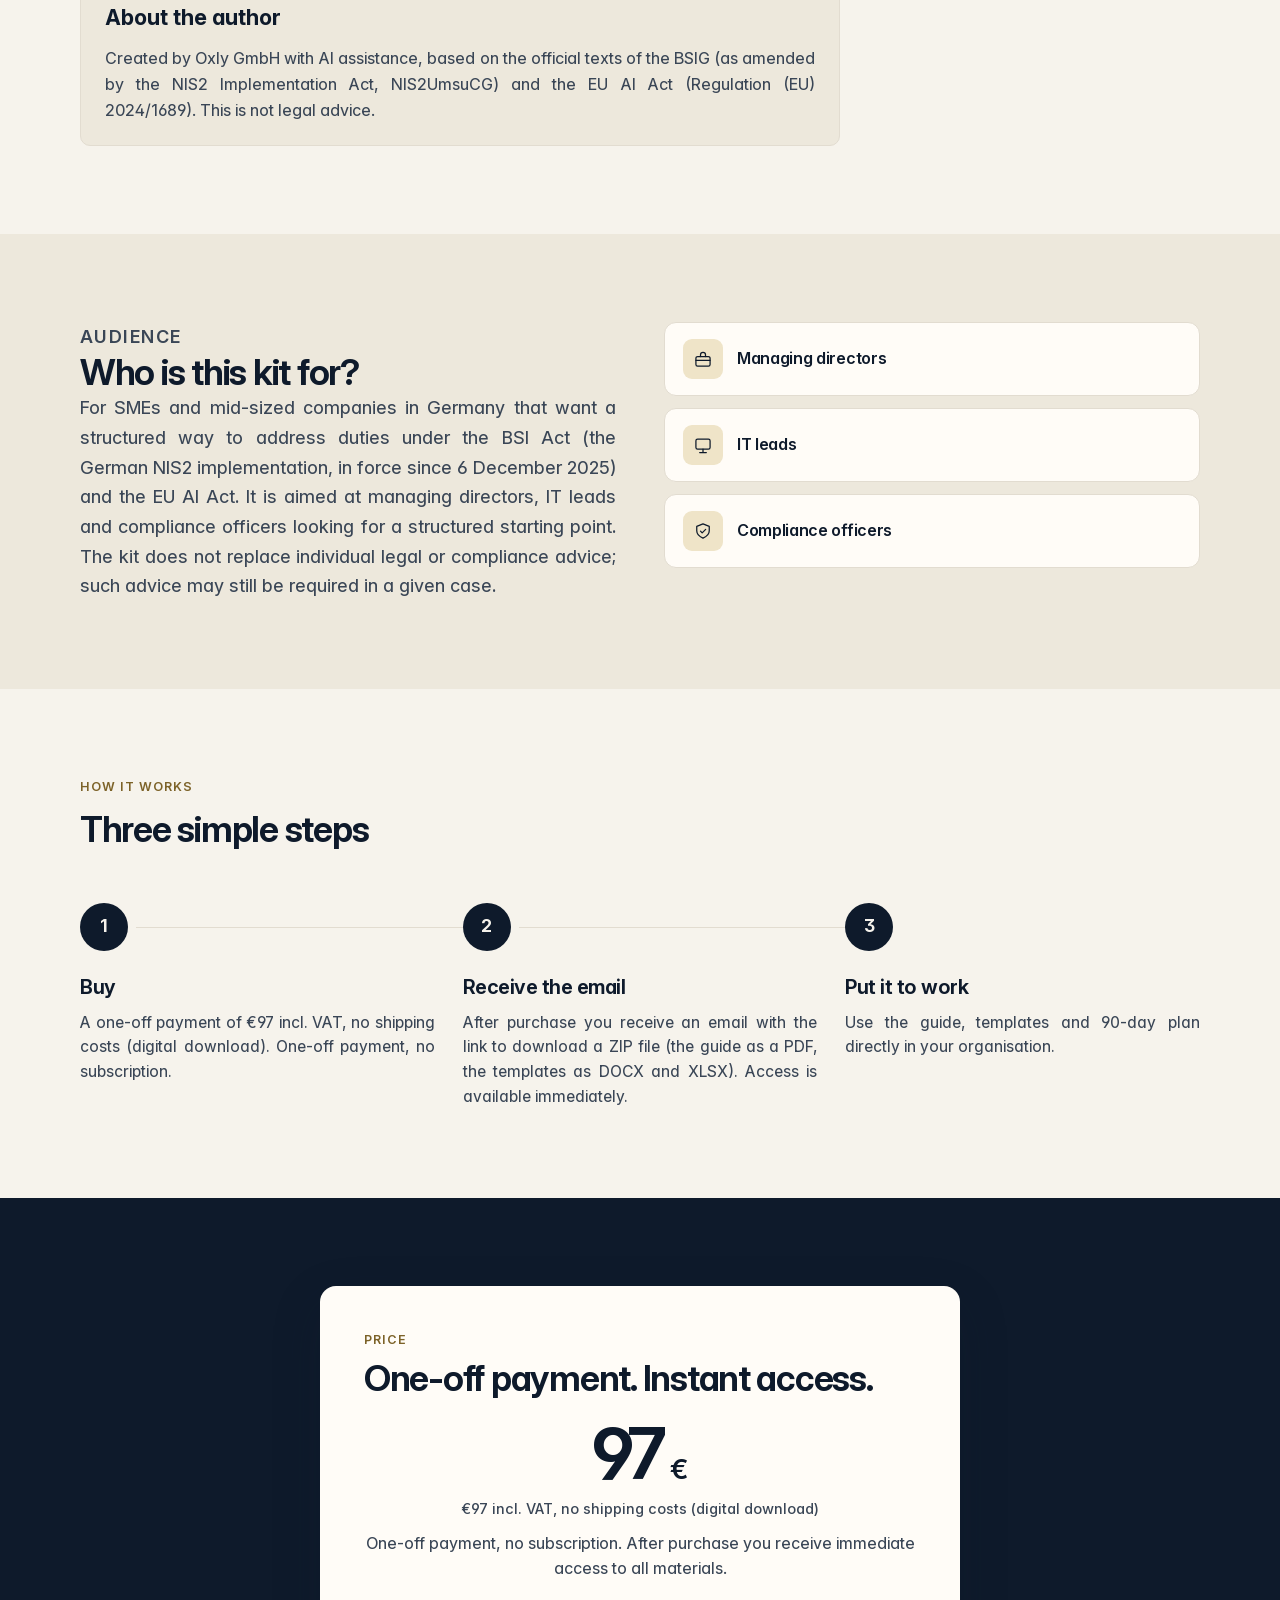
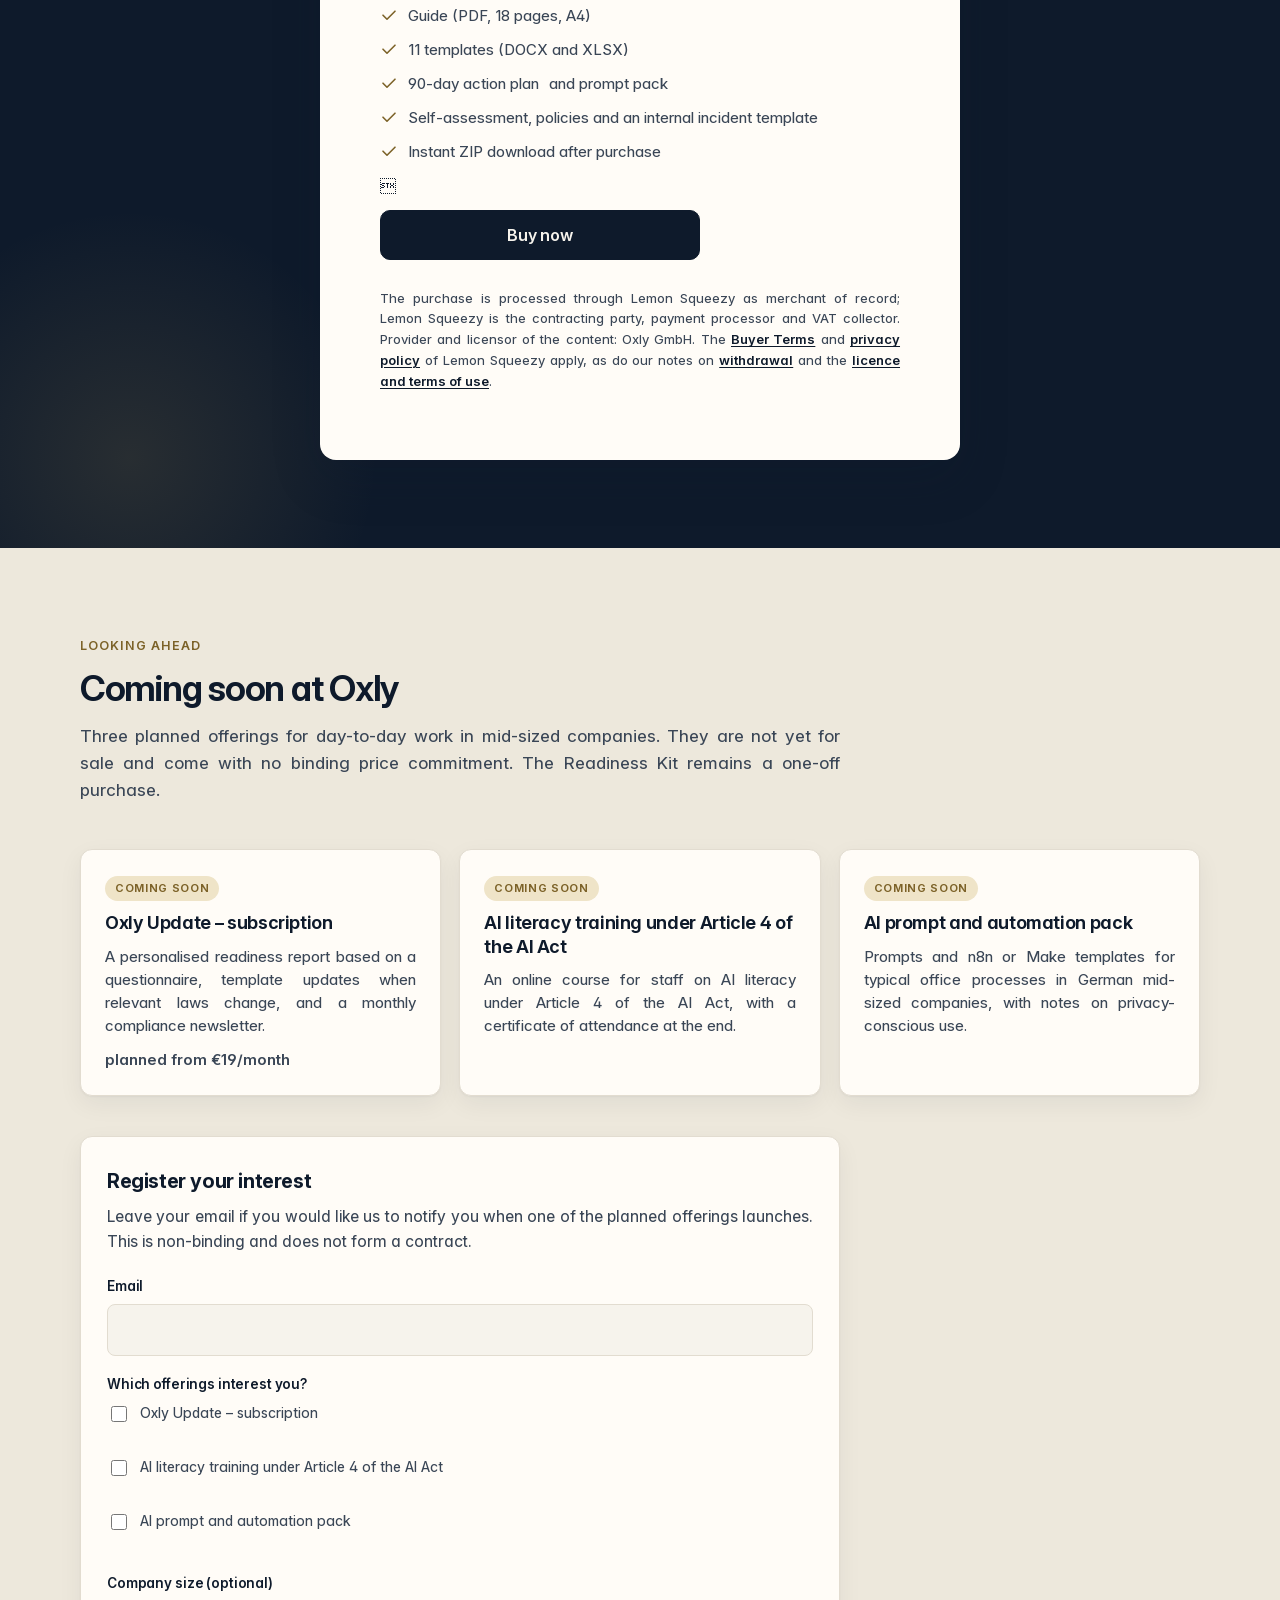
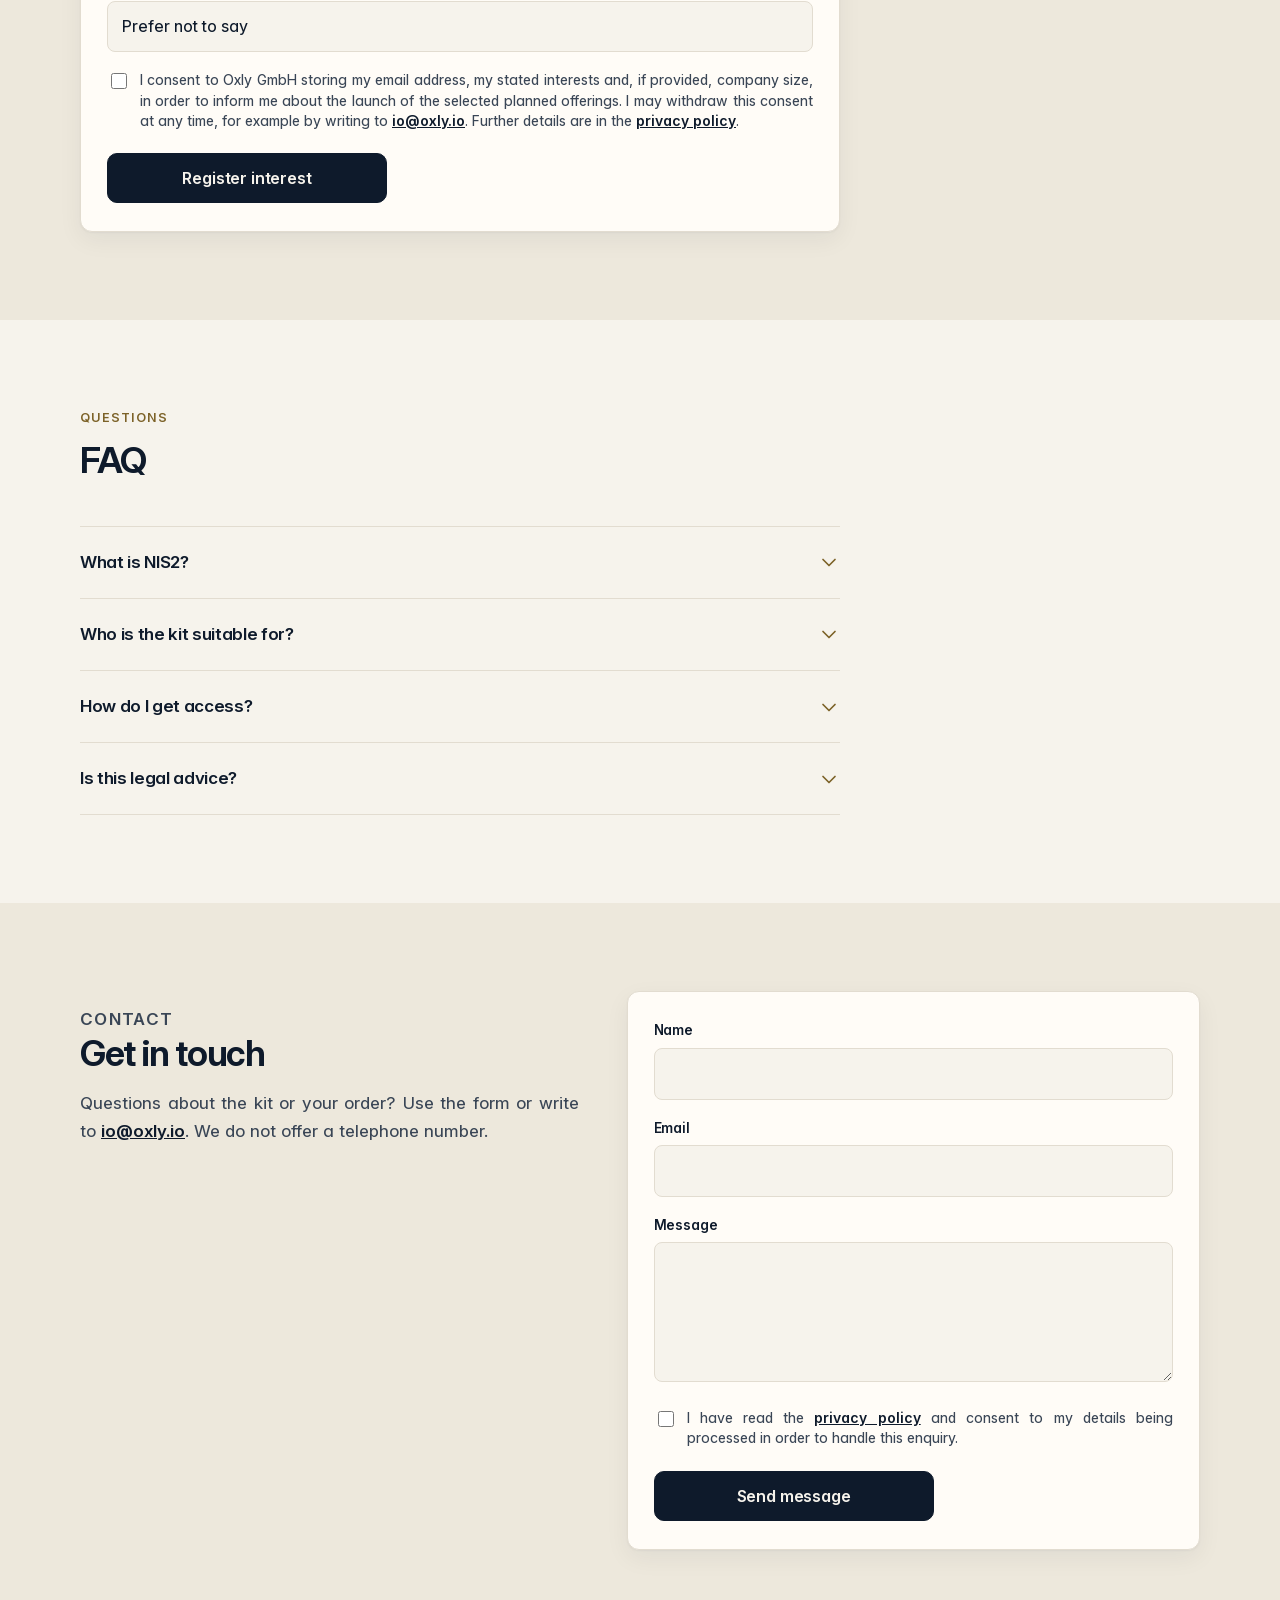
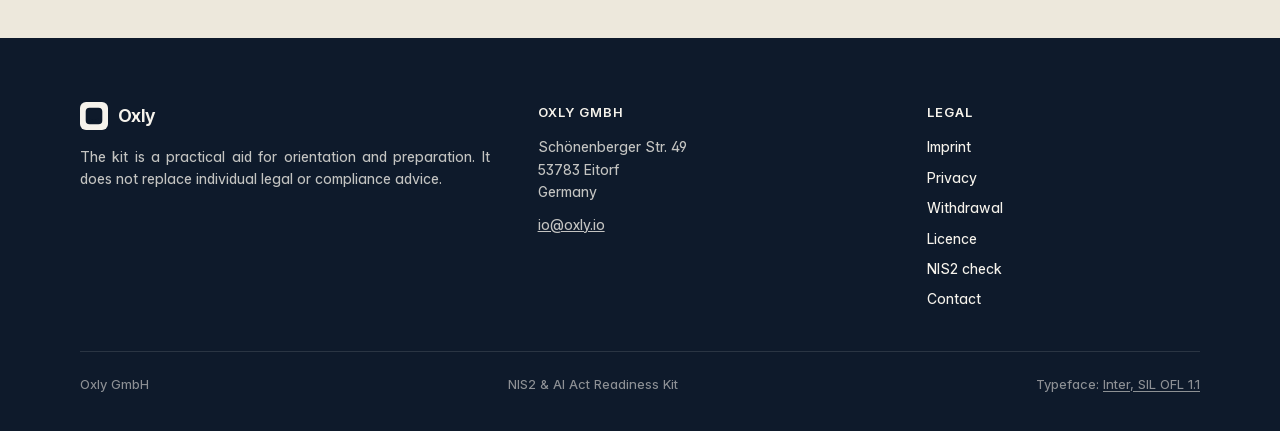
<file: en/index.html>
<!DOCTYPE html>
<html lang="en">
<head>
  <meta charset="utf-8">
  <meta name="viewport" content="width=device-width, initial-scale=1">
  <title>NIS2 &amp; AI Act Readiness Kit | Oxly</title>
  <meta name="description" content="NIS2 &amp; AI Act Readiness Kit, Version 1.1 (as of November 2026): a guide (PDF, 18 pages) and 11 templates (DOCX/XLSX) as a ZIP download. One-off payment, €97 incl. VAT.">
  <meta property="og:title" content="NIS2 &amp; AI Act Readiness Kit | Oxly">
  <meta property="og:description" content="Version 1.1, as of November 2026: a guide (PDF, 18 pages) and 11 templates (DOCX/XLSX) as a ZIP download. One-off payment, €97 incl. VAT.">
  <meta property="og:type" content="website">
  <link rel="icon" href="data:image/svg+xml,%3Csvg xmlns='http://www.w3.org/2000/svg' viewBox='0 0 32 32'%3E%3Crect width='32' height='32' rx='6' fill='%230E1A2B'/%3E%3Ctext x='16' y='22' text-anchor='middle' font-family='Georgia,serif' font-size='16' fill='%23F6F3EC'%3EO%3C/text%3E%3C/svg%3E">
  <link rel="stylesheet" href="../styles.css">
  <link rel="alternate" hreflang="de" href="https://oxly-compliance.de/">
  <link rel="alternate" hreflang="en" href="https://oxly-compliance.de/en/">
  <link rel="alternate" hreflang="x-default" href="https://oxly-compliance.de/">
</head>
<body>
  <a class="skip" href="#main">Skip to content</a>

  <header class="header">
    <div class="wrap header-inner">
      <a class="logo" href="#top" aria-label="Oxly – home">
        <svg class="logo-mark" viewBox="0 0 28 28" aria-hidden="true">
          <rect width="28" height="28" rx="6" fill="#0E1A2B"/>
          <rect x="6.5" y="6.5" width="15" height="15" rx="3" fill="none" stroke="#F6F3EC" stroke-width="1.6"/>
          <path d="M10 17.2c1.1 1.3 2.5 2 4 2s2.9-.7 4-2" fill="none" stroke="#C4A35A" stroke-width="1.6" stroke-linecap="round"/>
        </svg>
        <span class="logo-word">Oxly</span>
      </a>
      <nav class="nav" aria-label="Page navigation">
        <a href="index.html#inhalt">Contents</a>
        <a href="index.html#fuer-wen">Who it is for</a>
        <a href="nis2-check.html">NIS2 check</a>
        <a href="index.html#ablauf">How it works</a>
        <a href="index.html#preis">Price</a>
        <a href="index.html#faq">FAQ</a>
        <a href="index.html#kontakt">Contact</a>
      </nav>
      <div class="header-tools">
        <nav class="lang-switch" aria-label="Language">
          <a href="../index.html" lang="de" hreflang="de">DE</a>
          <span class="lang-sep" aria-hidden="true">|</span>
          <a href="index.html" lang="en" hreflang="en" aria-current="page">EN</a>
        </nav>
        <a class="btn btn-primary js-buy" data-buy href="https://oxly.lemonsqueezy.com/checkout/buy/932510b3-8b38-464d-8cc8-acfaef03025f">Buy now</a>
      </div>
    </div>
  </header>

  <main id="main">
    <section class="hero" id="top">
      <div class="wrap hero-inner">
        <div>
          <p class="eyebrow">NIS2 · EU AI Act · Mid-sized companies</p>
          <h1>NIS2 &amp; AI Act<br>Readiness Kit</h1>
          <p class="hero-version">Version 1.1 · as of November 2026</p>
          <p class="hero-sub">A practical guide (18 pages, PDF), 11 templates (DOCX and XLSX) and a <span class="nowrap">90-day plan</span> for mid-sized companies in Germany. Ready to use immediately after purchase, as a ZIP download.</p>
          <div class="hero-actions">
            <a class="btn btn-light btn-lg js-buy" data-buy href="https://oxly.lemonsqueezy.com/checkout/buy/932510b3-8b38-464d-8cc8-acfaef03025f">
              Buy now
              <svg class="arrow" viewBox="0 0 16 16" fill="none" aria-hidden="true">
                <path d="M3 8h10M9 4l4 4-4 4" stroke="currentColor" stroke-width="1.6" stroke-linecap="round" stroke-linejoin="round"/>
              </svg>
            </a>
            <a class="btn btn-ghost btn-lg" href="nis2-check.html">Free NIS2 quick check</a>
            <div class="hero-price">
              <div class="amount">97<span>&nbsp;€</span></div>
              <small>One-off payment · Instant access</small>
            </div>
          </div>
          <p class="price-vat hero-vat">€97 incl. VAT, no shipping costs (digital download)</p>
          <p class="mor-note">The purchase is processed through Lemon Squeezy as merchant of record; Lemon Squeezy is the contracting party, payment processor and VAT collector. Provider and licensor of the content: Oxly GmbH. The <a href="https://www.lemonsqueezy.com/buyer-terms" rel="noopener noreferrer">Buyer Terms</a> and <a href="https://www.lemonsqueezy.com/privacy" rel="noopener noreferrer">privacy policy</a> of Lemon Squeezy apply, as do our notes on <a href="withdrawal.html">withdrawal</a> and the <a href="license.html">licence and terms of use</a>.</p>
          <ul class="trust-row">
            <li>
              <svg viewBox="0 0 16 16" fill="none" aria-hidden="true"><path d="M2.5 8.5l3 3 8-8" stroke="currentColor" stroke-width="1.5" stroke-linecap="round" stroke-linejoin="round"/></svg>
              One-off payment, no subscription
            </li>
            <li>
              <svg viewBox="0 0 16 16" fill="none" aria-hidden="true"><path d="M2.5 8.5l3 3 8-8" stroke="currentColor" stroke-width="1.5" stroke-linecap="round" stroke-linejoin="round"/></svg>
              Instant download after purchase
            </li>
            <li>
              <svg viewBox="0 0 16 16" fill="none" aria-hidden="true"><path d="M2.5 8.5l3 3 8-8" stroke="currentColor" stroke-width="1.5" stroke-linecap="round" stroke-linejoin="round"/></svg>
              For SMEs and mid-sized companies
            </li>
          </ul>
        </div>

        <div class="kit-stage" aria-hidden="true">
          <div class="kit-stack">
            <div class="kit-sheet kit-sheet--back"></div>
            <div class="kit-sheet kit-sheet--mid"></div>
            <div class="kit-cover">
              <div class="kit-top">
                <span>Oxly</span>
                <span>Readiness Kit</span>
              </div>
              <div class="kit-rule"></div>
              <p class="kit-title">NIS2 &amp; AI Act</p>
              <p>Version 1.1 · Guide, templates and a <span class="nowrap">90-day plan</span> – practical and ready to use immediately.</p>
              <ul class="kit-list">
                <li>
                  <svg viewBox="0 0 14 14" fill="none"><path d="M2.5 7.2l2.6 2.6 6.4-6.4" stroke="currentColor" stroke-width="1.5" stroke-linecap="round" stroke-linejoin="round"/></svg>
                  A clear guide (PDF)
                </li>
                <li>
                  <svg viewBox="0 0 14 14" fill="none"><path d="M2.5 7.2l2.6 2.6 6.4-6.4" stroke="currentColor" stroke-width="1.5" stroke-linecap="round" stroke-linejoin="round"/></svg>
                  Policy templates
                </li>
                <li>
                  <svg viewBox="0 0 14 14" fill="none"><path d="M2.5 7.2l2.6 2.6 6.4-6.4" stroke="currentColor" stroke-width="1.5" stroke-linecap="round" stroke-linejoin="round"/></svg>
                  <span class="nowrap">90-day action plan</span>
                </li>
                <li>
                  <svg viewBox="0 0 14 14" fill="none"><path d="M2.5 7.2l2.6 2.6 6.4-6.4" stroke="currentColor" stroke-width="1.5" stroke-linecap="round" stroke-linejoin="round"/></svg>
                  Prompt pack for AI use
                </li>
              </ul>
            </div>
          </div>
        </div>
      </div>
    </section>

    <section class="check-teaser" id="check-teaser">
      <div class="wrap check-teaser-inner">
        <div>
          <p class="section-kicker">Free · In your browser only</p>
          <h2>NIS2 quick check: Does NIS2 apply to you?</h2>
          <p>A short set of questions for a preliminary classification under the German BSI Act. Your answers stay on this device – nothing is sent to us or to third parties. For orientation only, not legal advice.</p>
        </div>
        <a class="btn btn-light btn-lg" href="nis2-check.html">Check now</a>
      </div>
    </section>
    <section class="contents" id="inhalt">
      <div class="wrap">
        <div class="section-head">
          <p class="section-kicker">The kit</p>
          <h2 class="section-title">What is included</h2>
          <p class="version-line">Version 1.1 · as of November 2026</p>
          <p class="section-lead">After purchase you receive a ZIP file for download. It contains a guide (PDF, 18 pages, A4) and 11 editable templates (DOCX and XLSX).</p>
        </div>
        <ol class="kit-inventory">
          <li>
            <div class="kit-inv-name">Guide (PDF, 18 pages, A4)</div>
            <p class="kit-inv-desc">A clear guide to the BSIG/NIS2 rules and the EU AI Act, with a 90-day overview, checklists and sources (reviewed on 11 November 2026).</p>
          </li>
          <li>
            <div class="kit-inv-name"><span class="kit-inv-num" translate="no">01</span>.&nbsp;Self-assessment (DOCX)</div>
            <p class="kit-inv-desc">Questionnaire on a possible classification under section 28 BSIG.</p>
          </li>
          <li>
            <div class="kit-inv-name"><span class="kit-inv-num" translate="no">02</span>.&nbsp;Information security policy (DOCX)</div>
            <p class="kit-inv-desc">Policy template structured around the topics of section 30 BSIG.</p>
          </li>
          <li>
            <div class="kit-inv-name"><span class="kit-inv-num" translate="no">03</span>.&nbsp;AI use policy (DOCX)</div>
            <p class="kit-inv-desc">Internal rules for the use of AI systems.</p>
          </li>
          <li>
            <div class="kit-inv-name"><span class="kit-inv-num" translate="no">04</span>.&nbsp;Incident-response plan (DOCX)</div>
            <p class="kit-inv-desc">Internal process for security incidents, aligned with the time limits in section 32 BSIG.</p>
          </li>
          <li>
            <div class="kit-inv-name"><span class="kit-inv-num" translate="no">05</span>.&nbsp;Incident-report template (DOCX)</div>
            <p class="kit-inv-desc">Internal template for recording the information required under section 32 BSIG. Not an official BSI form.</p>
          </li>
          <li>
            <div class="kit-inv-name"><span class="kit-inv-num" translate="no">06</span>.&nbsp;Risk analysis (XLSX)</div>
            <p class="kit-inv-desc">A simple register for recording and assessing risks.</p>
          </li>
          <li>
            <div class="kit-inv-name"><span class="kit-inv-num" translate="no">07</span>.&nbsp;Supplier checklist (XLSX)</div>
            <p class="kit-inv-desc">Questions for key IT and cloud service providers.</p>
          </li>
          <li>
            <div class="kit-inv-name"><span class="kit-inv-num" translate="no">08</span>.&nbsp;90-day action plan (XLSX)</div>
            <p class="kit-inv-desc">An editable overview with owners, deadlines and status.</p>
          </li>
          <li>
            <div class="kit-inv-name"><span class="kit-inv-num" translate="no">09</span>.&nbsp;Training record (XLSX)</div>
            <p class="kit-inv-desc">Documentation of training, including for management.</p>
          </li>
          <li>
            <div class="kit-inv-name"><span class="kit-inv-num" translate="no">10</span>.&nbsp;AI-system inventory (XLSX)</div>
            <p class="kit-inv-desc">A register of AI systems in use and first review steps.</p>
          </li>
          <li>
            <div class="kit-inv-name"><span class="kit-inv-num" translate="no">11</span>.&nbsp;Prompt pack (DOCX)</div>
            <p class="kit-inv-desc">Aids for drafting text; human review remains required.</p>
          </li>
        </ol>
        <p class="kit-download-note">Instant download after purchase: access is provided by email as a ZIP file.</p>
      </div>
    </section>


    <section class="kit-look" id="blick-ins-kit">
      <div class="wrap">
        <div class="section-head">
          <p class="section-kicker">A look inside</p>
          <h2 class="section-title">Look inside the Kit</h2>
          <p class="section-lead">An extract from the Readiness Kit, Version 1.1 — the checklist for the first 30 days. The lower part of this preview is faded; you receive the complete kit (PDF and templates as a ZIP file) after purchase.</p>
        </div>
        <figure class="kit-preview">
          <img src="[data-uri]" width="1400" height="601" alt="Preview from the Oxly NIS2 &amp; AI Act Readiness Kit, Version 1.1: checklist for the first 30 days. The lower part is faded for this preview.">
          <figcaption>Extract from the kit, Version 1.1 (checklist “First 30 days”, A4). The lower part is faded. Not a complete reproduction.</figcaption>
        </figure>
      </div>
    </section>

    <section class="author-block" id="autor">
      <div class="wrap">
        <div class="author-inner">
          <p class="section-kicker">Publisher</p>
          <h2>About the author</h2>
          <p>Created by Oxly GmbH with AI assistance, based on the official texts of the BSIG (as amended by the NIS2 Implementation Act, NIS2UmsuCG) and the EU AI Act (Regulation (EU) 2024/1689). This is not legal advice.</p>
        </div>
      </div>
    </section>

    <section class="audience" id="fuer-wen">
      <div class="wrap audience-grid">
        <div class="audience-copy">
          <p class="section-kicker">Audience</p>
          <h2 class="section-title">Who is this kit for?</h2>
          <p class="section-lead">For SMEs and mid-sized companies in Germany that want a structured way to address duties under the BSI Act (the German NIS2 implementation, in force since 6 December 2025) and the EU AI Act. It is aimed at managing directors, IT leads and compliance officers looking for a structured starting point. The kit does not replace individual legal or compliance advice; such advice may still be required in a given case.</p>
        </div>
        <div class="roles">
          <div class="role">
            <div class="icon" aria-hidden="true">
              <svg viewBox="0 0 24 24" fill="none">
                <rect x="3.5" y="9" width="17" height="11.5" rx="2" stroke="currentColor" stroke-width="1.5"/>
                <path d="M9 9V7a3 3 0 0 1 6 0v2M3.5 13.5h17" stroke="currentColor" stroke-width="1.5" stroke-linecap="round"/>
              </svg>
            </div>
            <strong>Managing directors</strong>
          </div>
          <div class="role">
            <div class="icon" aria-hidden="true">
              <svg viewBox="0 0 24 24" fill="none">
                <rect x="3.5" y="5" width="17" height="12" rx="2" stroke="currentColor" stroke-width="1.5"/>
                <path d="M8 21h8M12 17v4" stroke="currentColor" stroke-width="1.5" stroke-linecap="round"/>
              </svg>
            </div>
            <strong>IT leads</strong>
          </div>
          <div class="role">
            <div class="icon" aria-hidden="true">
              <svg viewBox="0 0 24 24" fill="none">
                <path d="M12 3.5 19.5 6.5v5.2c0 4.3-3 6.9-7.5 8.8-4.5-1.9-7.5-4.5-7.5-8.8V6.5L12 3.5Z" stroke="currentColor" stroke-width="1.5" stroke-linejoin="round"/>
                <path d="M9 12.2 11 14.2 15.2 10" stroke="currentColor" stroke-width="1.5" stroke-linecap="round" stroke-linejoin="round"/>
              </svg>
            </div>
            <strong>Compliance officers</strong>
          </div>
        </div>
      </div>
    </section>

    <section class="steps" id="ablauf">
      <div class="wrap">
        <div class="section-head">
          <p class="section-kicker">How it works</p>
          <h2 class="section-title">Three simple steps</h2>
        </div>
        <div class="steps-grid">
          <article class="step">
            <div class="step-num">1</div>
            <h3>Buy</h3>
            <p>A one-off payment of €97 incl. VAT, no shipping costs (digital download). One-off payment, no subscription.</p>
          </article>
          <article class="step">
            <div class="step-num">2</div>
            <h3>Receive the email</h3>
            <p>After purchase you receive an email with the link to download a ZIP file (the guide as a PDF, the templates as DOCX and XLSX). Access is available immediately.</p>
          </article>
          <article class="step">
            <div class="step-num">3</div>
            <h3>Put it to work</h3>
            <p>Use the guide, templates and <span class="nowrap">90-day plan</span> directly in your organisation.</p>
          </article>
        </div>
      </div>
    </section>

    <section class="pricing" id="preis">
      <div class="wrap">
        <div class="price-card">
          <p class="section-kicker">Price</p>
          <h2 class="section-title">One-off payment. Instant access.</h2>
          <div class="price-amount">
            <span class="num">97</span>
            <span class="cur">€</span>
          </div>
          <p class="price-vat">€97 incl. VAT, no shipping costs (digital download)</p>
          <p class="price-note">One-off payment, no subscription. After purchase you receive immediate access to all materials.</p>
          <ul class="price-points">
            <li>
              <svg viewBox="0 0 18 18" fill="none" aria-hidden="true"><path d="M3 9.2l4 4 8-8" stroke="currentColor" stroke-width="1.6" stroke-linecap="round" stroke-linejoin="round"/></svg>
              Guide (PDF, 18 pages, A4)
            </li>
            <li>
              <svg viewBox="0 0 18 18" fill="none" aria-hidden="true"><path d="M3 9.2l4 4 8-8" stroke="currentColor" stroke-width="1.6" stroke-linecap="round" stroke-linejoin="round"/></svg>
              11 templates (DOCX and XLSX)
            </li>
            <li>
              <svg viewBox="0 0 18 18" fill="none" aria-hidden="true"><path d="M3 9.2l4 4 8-8" stroke="currentColor" stroke-width="1.6" stroke-linecap="round" stroke-linejoin="round"/></svg>
              <span class="nowrap">90-day action plan</span> and prompt pack
            </li>
            <li>
              <svg viewBox="0 0 18 18" fill="none" aria-hidden="true"><path d="M3 9.2l4 4 8-8" stroke="currentColor" stroke-width="1.6" stroke-linecap="round" stroke-linejoin="round"/></svg>
              Self-assessment, policies and an internal incident template
            </li>
            <li>
              <svg viewBox="0 0 18 18" fill="none" aria-hidden="true"><path d="M3 9.2l4 4 8-8" stroke="currentColor" stroke-width="1.6" stroke-linecap="round" stroke-linejoin="round"/></svg>
              Instant ZIP download after purchase
            </li>
          
          <a class="btn btn-primary btn-lg js-buy" data-buy href="https://oxly.lemonsqueezy.com/checkout/buy/932510b3-8b38-464d-8cc8-acfaef03025f">Buy now</a>
          <p class="mor-note">The purchase is processed through Lemon Squeezy as merchant of record; Lemon Squeezy is the contracting party, payment processor and VAT collector. Provider and licensor of the content: Oxly GmbH. The <a href="https://www.lemonsqueezy.com/buyer-terms" rel="noopener noreferrer">Buyer Terms</a> and <a href="https://www.lemonsqueezy.com/privacy" rel="noopener noreferrer">privacy policy</a> of Lemon Squeezy apply, as do our notes on <a href="withdrawal.html">withdrawal</a> and the <a href="license.html">licence and terms of use</a>.</p>
        </div>
      </div>
    </section>

    <section class="coming" id="demnächst">
      <div class="wrap">
        <div class="section-head">
          <p class="section-kicker">Looking ahead</p>
          <h2 class="section-title">Coming soon at Oxly</h2>
          <p class="coming-lead">Three planned offerings for day-to-day work in mid-sized companies. They are not yet for sale and come with no binding price commitment. The Readiness Kit remains a one-off purchase.</p>
        </div>
        <div class="coming-grid">
          <article class="coming-card">
            <span class="badge-soon">Coming soon</span>
            <h3>Oxly Update – subscription</h3>
            <p>A personalised readiness report based on a questionnaire, template updates when relevant laws change, and a monthly compliance newsletter.</p>
            <p class="coming-price">planned from €19/month</p>
          </article>
          <article class="coming-card">
            <span class="badge-soon">Coming soon</span>
            <h3>AI literacy training under Article 4 of the AI Act</h3>
            <p>An online course for staff on AI literacy under Article 4 of the AI Act, with a certificate of attendance at the end.</p>
          </article>
          <article class="coming-card">
            <span class="badge-soon">Coming soon</span>
            <h3>AI prompt and automation pack</h3>
            <p>Prompts and n8n or Make templates for typical office processes in German mid-sized companies, with notes on privacy-conscious use.</p>
          </article>
        </div>

        <form class="waitlist form" id="waitlist-form" action="https://formsubmit.co/a1ef839cf8136e89e7ac923d35b0b87f" method="POST">
          <h3>Register your interest</h3>
          <p class="waitlist-lead">Leave your email if you would like us to notify you when one of the planned offerings launches. This is non-binding and does not form a contract.</p>
          <input type="hidden" name="_next" value="https://oxly-compliance.de/en/thanks.html">
          <input type="hidden" name="_subject" value="Waitlist / register interest (EN)">
          <input type="hidden" name="_template" value="table">
          <input type="hidden" name="_captcha" value="false">
          <input type="hidden" name="language" value="EN">
          <label class="hp" for="waitlist-website">Please leave this field empty</label>
          <input class="hp" type="text" id="waitlist-website" name="_honey" tabindex="-1" autocomplete="off">
          <div class="field">
            <label for="waitlist-email">Email</label>
            <input type="email" id="waitlist-email" name="email" required autocomplete="email">
          </div>
          <p class="field-label" id="waitlist-interests-label">Which offerings interest you?</p>
          <div class="waitlist-interests" role="group" aria-labelledby="waitlist-interests-label">
            <label class="check"><input type="checkbox" name="interesse_update_abo" value="yes" data-interest> <span>Oxly Update – subscription</span></label>
            <label class="check"><input type="checkbox" name="interesse_ki_schulung" value="yes" data-interest> <span>AI literacy training under Article 4 of the AI Act</span></label>
            <label class="check"><input type="checkbox" name="interesse_prompt_paket" value="yes" data-interest> <span>AI prompt and automation pack</span></label>
          </div>
          <p class="waitlist-error" id="waitlist-error" role="alert">Please select at least one offering.</p>
          <div class="field">
            <label for="waitlist-size">Company size (optional)</label>
            <select id="waitlist-size" name="firmengroesse">
              <option value="">Prefer not to say</option>
              <option value="unter_50">Fewer than 50 employees</option>
              <option value="50_249">50 to 249 employees</option>
              <option value="250_plus">250 or more employees</option>
            </select>
          </div>
          <label class="check">
            <input type="checkbox" name="datenschutz" value="agreed" required>
            <span>I consent to Oxly GmbH storing my email address, my stated interests and, if provided, company size, in order to inform me about the launch of the selected planned offerings. I may withdraw this consent at any time, for example by writing to <a href="mailto:io@oxly.io">io@oxly.io</a>. Further details are in the <a href="privacy.html">privacy policy</a>.</span>
          </label>
          <button class="btn btn-primary btn-lg" type="submit">Register interest</button>
        </form>
      </div>
    </section>

    <section class="faq" id="faq">
      <div class="wrap">
        <div class="section-head">
          <p class="section-kicker">Questions</p>
          <h2 class="section-title">FAQ</h2>
        </div>
        <div class="faq-list">
          <details>
            <summary>What is NIS2?<svg class="chev" viewBox="0 0 22 22" fill="none" aria-hidden="true"><path d="M5 8.5 11 14.5 17 8.5" stroke="currentColor" stroke-width="1.7" stroke-linecap="round" stroke-linejoin="round"/></svg></summary>
            <p>The NIS2 Directive is the EU cybersecurity framework. In Germany it has been implemented by the NIS2UmsuCG; the duties sit mainly in the BSI Act (BSIG), which entered into force on 6 December 2025. The kit helps you understand and implement the most important steps.</p>
          </details>
          <details>
            <summary>Who is the kit suitable for?<svg class="chev" viewBox="0 0 22 22" fill="none" aria-hidden="true"><path d="M5 8.5 11 14.5 17 8.5" stroke="currentColor" stroke-width="1.7" stroke-linecap="round" stroke-linejoin="round"/></svg></summary>
            <p>For small and medium-sized companies in Germany that want a structured way to address duties under the BSIG (the NIS2 implementation) and the EU AI Act. The kit offers a starting point; individual legal or compliance advice may still be required.</p>
          </details>
          <details>
            <summary>How do I get access?<svg class="chev" viewBox="0 0 22 22" fill="none" aria-hidden="true"><path d="M5 8.5 11 14.5 17 8.5" stroke="currentColor" stroke-width="1.7" stroke-linecap="round" stroke-linejoin="round"/></svg></summary>
            <p>After purchase you receive an email with the link to download a ZIP file (the guide as a PDF, the templates as DOCX and XLSX). Access is available immediately.</p>
          </details>
          <details>
            <summary>Is this legal advice?<svg class="chev" viewBox="0 0 22 22" fill="none" aria-hidden="true"><path d="M5 8.5 11 14.5 17 8.5" stroke="currentColor" stroke-width="1.7" stroke-linecap="round" stroke-linejoin="round"/></svg></summary>
            <p>No. The kit is a practical aid for orientation and preparation. It does not replace individual legal or compliance advice.</p>
          </details>
        </div>
      </div>
    </section>

    <section class="contact" id="kontakt">
      <div class="wrap contact-grid">
        <div class="contact-copy">
          <p class="section-kicker">Contact</p>
          <h2 class="section-title">Get in touch</h2>
          <p>Questions about the kit or your order? Use the form or write to <a href="mailto:io@oxly.io">io@oxly.io</a>. We do not offer a telephone number.</p>
        </div>
        <form class="form" action="https://formsubmit.co/a1ef839cf8136e89e7ac923d35b0b87f" method="POST">
          <input type="hidden" name="_next" value="https://oxly-compliance.de/en/thanks.html">
          <input type="hidden" name="_subject" value="Contact request via the Oxly website (EN)">
          <input type="hidden" name="_template" value="table">
          <input type="hidden" name="_captcha" value="false">
          <input type="hidden" name="language" value="EN">
          <label class="hp" for="website">Please leave this field empty</label>
          <input class="hp" type="text" id="website" name="_honey" tabindex="-1" autocomplete="off">
          <div class="field">
            <label for="name">Name</label>
            <input type="text" id="name" name="name" required autocomplete="name">
          </div>
          <div class="field">
            <label for="email">Email</label>
            <input type="email" id="email" name="email" required autocomplete="email">
          </div>
          <div class="field">
            <label for="message">Message</label>
            <textarea id="message" name="message" required></textarea>
          </div>
          <label class="check">
            <input type="checkbox" name="datenschutz" value="agreed" required>
            <span>I have read the <a href="privacy.html">privacy policy</a> and consent to my details being processed in order to handle this enquiry.</span>
          </label>
          <button class="btn btn-primary btn-lg" type="submit">Send message</button>
        </form>
      </div>
    </section>
  </main>

  <footer class="footer">
    <div class="wrap">
      <div class="footer-grid">
        <div>
          <a class="logo" href="index.html" aria-label="Oxly">
            <svg class="logo-mark" viewBox="0 0 28 28" aria-hidden="true">
              <rect width="28" height="28" rx="6" fill="#F6F3EC"/>
              <rect x="6.5" y="6.5" width="15" height="15" rx="3" fill="none" stroke="#0E1A2B" stroke-width="1.6"/>
              <path d="M10 17.2c1.1 1.3 2.5 2 4 2s2.9-.7 4-2" fill="none" stroke="#7C6228" stroke-width="1.6" stroke-linecap="round"/>
            </svg>
            <span class="logo-word">Oxly</span>
          </a>
          <p class="disclaimer">The kit is a practical aid for orientation and preparation. It does not replace individual legal or compliance advice.</p>
        </div>
        <div>
          <h3>Oxly GmbH</h3>
          <p>Schönenberger Str. 49<br>53783 Eitorf<br>Germany</p>
          <p><a href="mailto:io@oxly.io">io@oxly.io</a></p>
        </div>
        <div>
          <h3>Legal</h3>
          <div class="footer-links">
            <a href="imprint.html">Imprint</a>
            <a href="privacy.html">Privacy</a>
            <a href="withdrawal.html">Withdrawal</a>
            <a href="license.html">Licence</a>
            <a href="nis2-check.html">NIS2 check</a>
            <a href="index.html#kontakt">Contact</a>
          </div>
        </div>
      </div>
      <div class="footer-bottom">
        <span>Oxly GmbH</span>
        <span>NIS2 &amp; AI Act Readiness Kit</span>
        <span>Typeface: <a href="../fonts/OFL.txt">Inter, SIL OFL 1.1</a></span>
      </div>
    </div>
  </footer>
  <script>
    const BUY_URL = 'https://oxly.lemonsqueezy.com/checkout/buy/932510b3-8b38-464d-8cc8-acfaef03025f';
    document.querySelectorAll('[data-buy]').forEach(function (el) {
      el.setAttribute('href', BUY_URL);
    });
    document.querySelectorAll('.lang-switch a').forEach(function (el) {
      var href = el.getAttribute('href');
      if (href && location.hash) el.setAttribute('href', href.split('#')[0] + location.hash);
    });
    (function () {
      var form = document.getElementById('waitlist-form');
      var error = document.getElementById('waitlist-error');
      if (!form) return;
      form.addEventListener('submit', function (e) {
        var any = form.querySelectorAll('[data-interest]:checked').length > 0;
        if (!any) {
          e.preventDefault();
          if (error) error.classList.add('is-visible');
        } else if (error) {
          error.classList.remove('is-visible');
        }
      });
    })();
  </script>

</body>
</html>
</file>
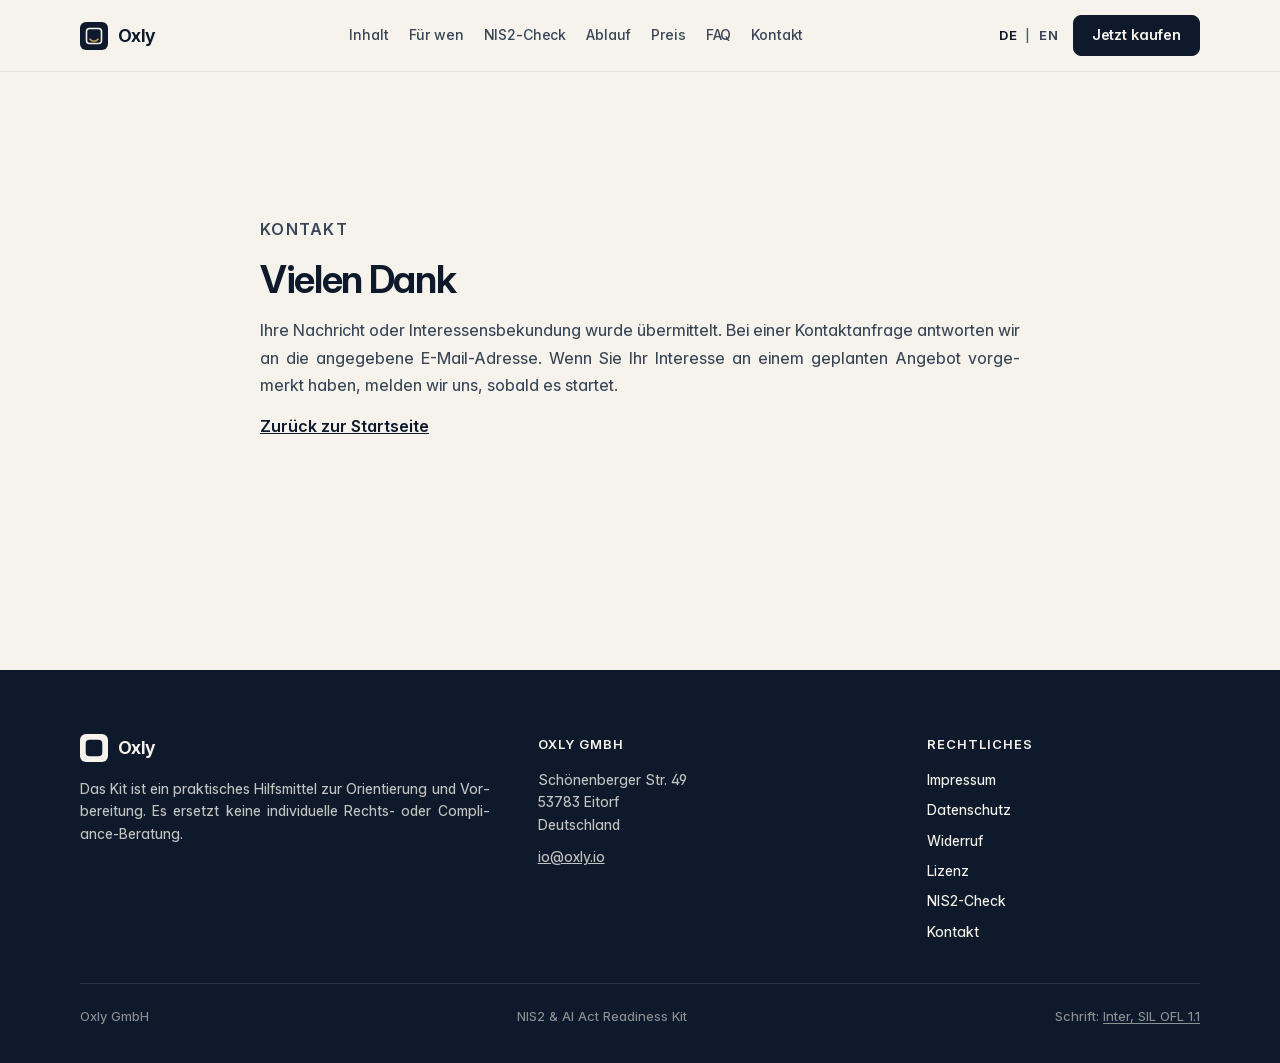
<file: danke.html>
<!DOCTYPE html>
<html lang="de">
<head>
  <meta charset="utf-8">
  <meta name="viewport" content="width=device-width, initial-scale=1">
  <title>Vielen Dank | Oxly</title>
  <meta name="description" content="Ihre Nachricht oder Interessensbekundung an Oxly wurde übermittelt.">
  <link rel="icon" href="data:image/svg+xml,%3Csvg xmlns='http://www.w3.org/2000/svg' viewBox='0 0 32 32'%3E%3Crect width='32' height='32' rx='6' fill='%230E1A2B'/%3E%3Ctext x='16' y='22' text-anchor='middle' font-family='Georgia,serif' font-size='16' fill='%23F6F3EC'%3EO%3C/text%3E%3C/svg%3E">
  <link rel="stylesheet" href="styles.css">
  <link rel="alternate" hreflang="de" href="https://oxly-compliance.de/danke.html">
  <link rel="alternate" hreflang="en" href="https://oxly-compliance.de/en/thanks.html">
  <link rel="alternate" hreflang="x-default" href="https://oxly-compliance.de/danke.html">
</head>
<body>
  <a class="skip" href="#main">Zum Inhalt springen</a>

  <header class="header">
    <div class="wrap header-inner">
      <a class="logo" href="index.html" aria-label="Oxly – zur Startseite">
        <svg class="logo-mark" viewBox="0 0 28 28" aria-hidden="true">
          <rect width="28" height="28" rx="6" fill="#0E1A2B"/>
          <rect x="6.5" y="6.5" width="15" height="15" rx="3" fill="none" stroke="#F6F3EC" stroke-width="1.6"/>
          <path d="M10 17.2c1.1 1.3 2.5 2 4 2s2.9-.7 4-2" fill="none" stroke="#C4A35A" stroke-width="1.6" stroke-linecap="round"/>
        </svg>
        <span class="logo-word">Oxly</span>
      </a>
      <nav class="nav" aria-label="Seitennavigation">
        <a href="index.html#inhalt">Inhalt</a>
        <a href="index.html#fuer-wen">Für wen</a>
        <a href="nis2-check.html">NIS2-Check</a>
        <a href="index.html#ablauf">Ablauf</a>
        <a href="index.html#preis">Preis</a>
        <a href="index.html#faq">FAQ</a>
        <a href="index.html#kontakt">Kontakt</a>
      </nav>
      <div class="header-tools">
        <nav class="lang-switch" aria-label="Sprache / Language">
          <a href="danke.html" lang="de" hreflang="de" aria-current="page">DE</a>
          <span class="lang-sep" aria-hidden="true">|</span>
          <a href="en/thanks.html" lang="en" hreflang="en">EN</a>
        </nav>
        <a class="btn btn-primary js-buy" data-buy href="https://oxly.lemonsqueezy.com/checkout/buy/932510b3-8b38-464d-8cc8-acfaef03025f">Jetzt kaufen</a>
      </div>
    </div>
  </header>

  <main id="main" class="legal">
    <div class="wrap legal-inner thanks">
      <p class="section-kicker">Kontakt</p>
      <h1>Vielen Dank</h1>
      <p>Ihre Nach­richt oder Inter­es­sens­be­kun­dung wurde über­mit­telt. Bei einer Kon­taktan­frage ant­wor­ten wir an die ange­ge­bene E-Mail-Adresse. Wenn Sie Ihr Inter­esse an einem geplan­ten Angebot vor­ge­merkt haben, melden wir uns, sobald es startet.</p>
      <p><a href="index.html">Zurück zur Start­seite</a></p>
    </div>
  </main>

  <footer class="footer">
    <div class="wrap">
      <div class="footer-grid">
        <div>
          <a class="logo" href="index.html" aria-label="Oxly">
            <svg class="logo-mark" viewBox="0 0 28 28" aria-hidden="true">
              <rect width="28" height="28" rx="6" fill="#F6F3EC"/>
              <rect x="6.5" y="6.5" width="15" height="15" rx="3" fill="none" stroke="#0E1A2B" stroke-width="1.6"/>
              <path d="M10 17.2c1.1 1.3 2.5 2 4 2s2.9-.7 4-2" fill="none" stroke="#7C6228" stroke-width="1.6" stroke-linecap="round"/>
            </svg>
            <span class="logo-word">Oxly</span>
          </a>
          <p class="disclaimer">Das Kit ist ein prak­ti­sches Hilfs­mit­tel zur Ori­en­tie­rung und Vor­be­rei­tung. Es ersetzt keine indi­vi­du­elle Rechts- oder Com­pli­ance-Bera­tung.</p>
        </div>
        <div>
          <h3>Oxly GmbH</h3>
          <p>Schö­nen­ber­ger Str. 49<br>53783 Eitorf<br>Deut­sch­land</p>
          <p><a href="mailto:io@oxly.io">io@oxly.io</a></p>
        </div>
        <div>
          <h3>Rechtliches</h3>
          <div class="footer-links">
            <a href="impressum.html">Impres­sum</a>
            <a href="datenschutz.html">Daten­schutz</a>
            <a href="widerruf.html">Wider­ruf</a>
            <a href="lizenz.html">Lizenz</a>
            <a href="nis2-check.html">NIS2-Check</a>
            <a href="index.html#kontakt">Kontakt</a>
          </div>
        </div>
      </div>
      <div class="footer-bottom">
        <span>Oxly GmbH</span>
        <span>NIS2 &amp; AI Act Rea­di­ness Kit</span>
        <span>Schrift: <a href="fonts/OFL.txt">Inter, SIL OFL 1.1</a></span>
      </div>
    </div>
  </footer>

  <script>
    const BUY_URL = 'https://oxly.lemonsqueezy.com/checkout/buy/932510b3-8b38-464d-8cc8-acfaef03025f';
    document.querySelectorAll('[data-buy]').forEach(function (el) {
      el.setAttribute('href', BUY_URL);
    });
    document.querySelectorAll('.lang-switch a').forEach(function (el) {
      var href = el.getAttribute('href');
      if (href && location.hash) el.setAttribute('href', href.split('#')[0] + location.hash);
    });
  </script>
</body>
</html>
</file>
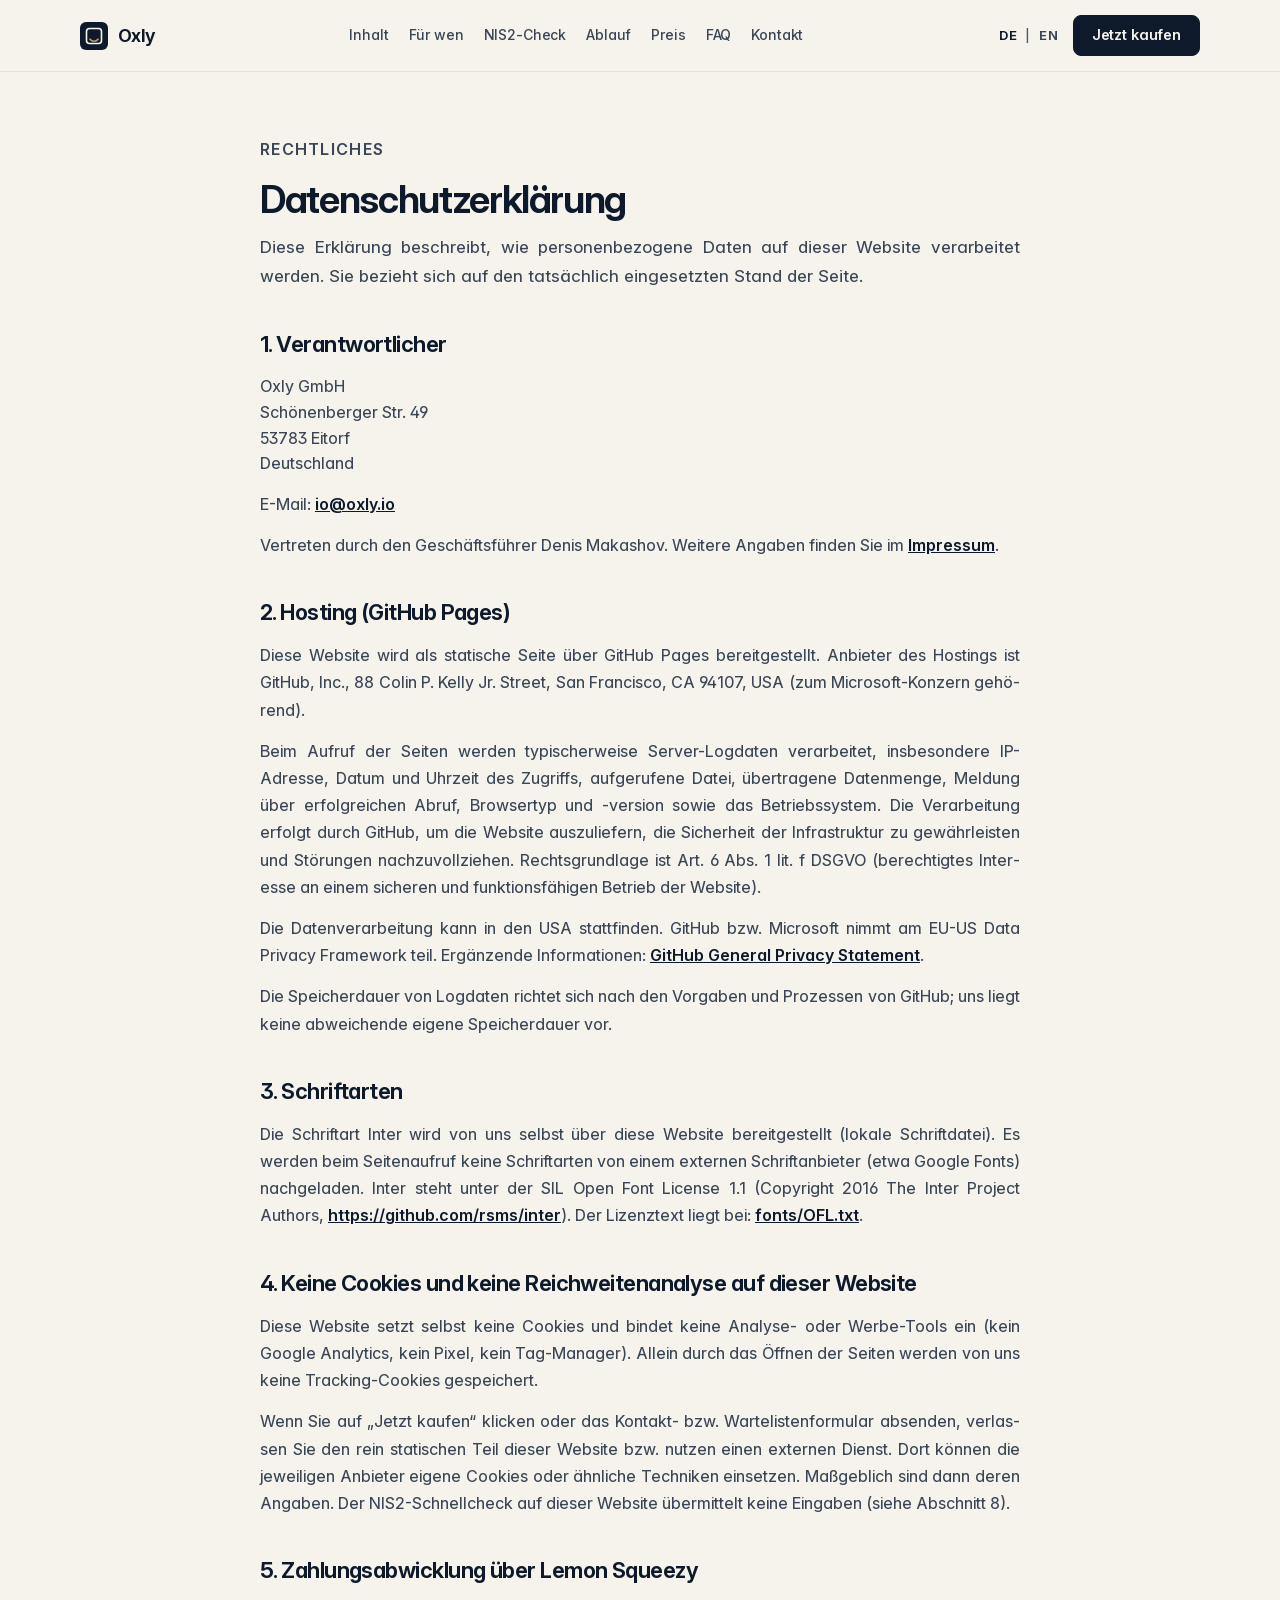
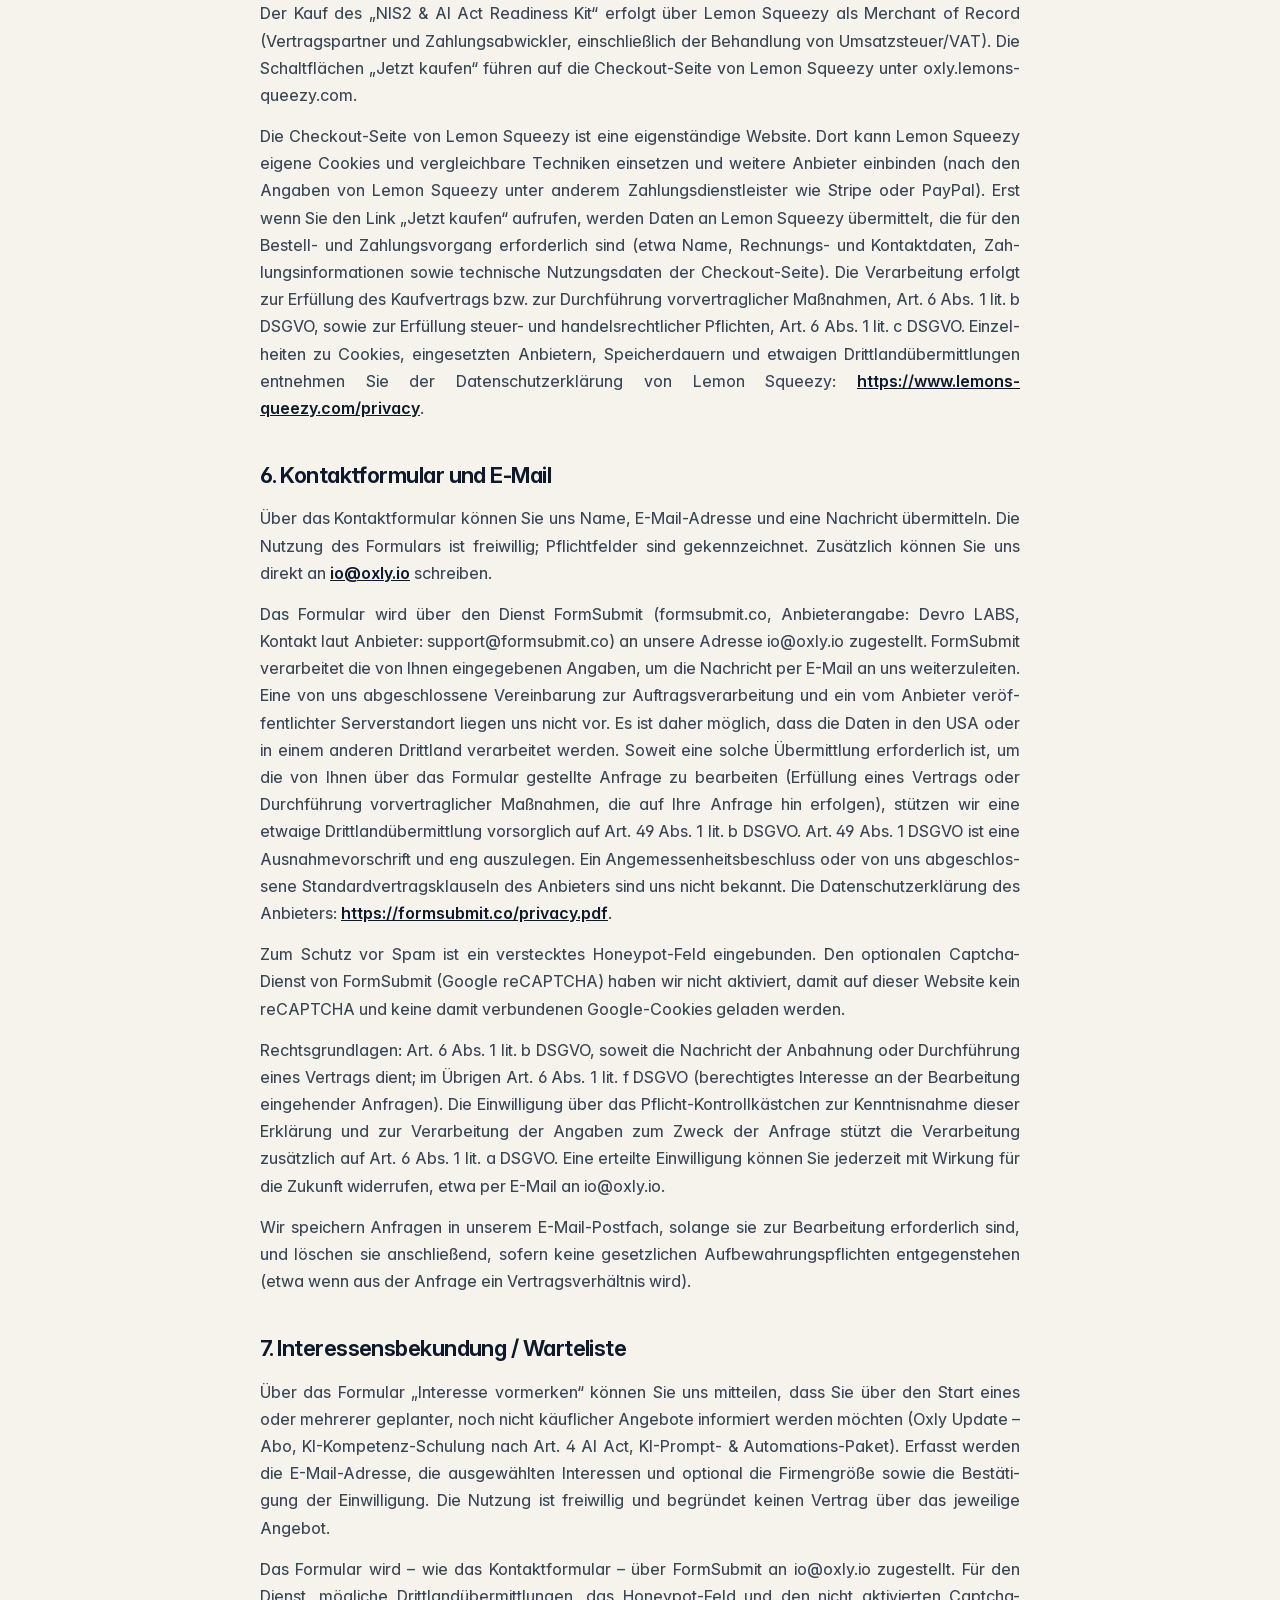
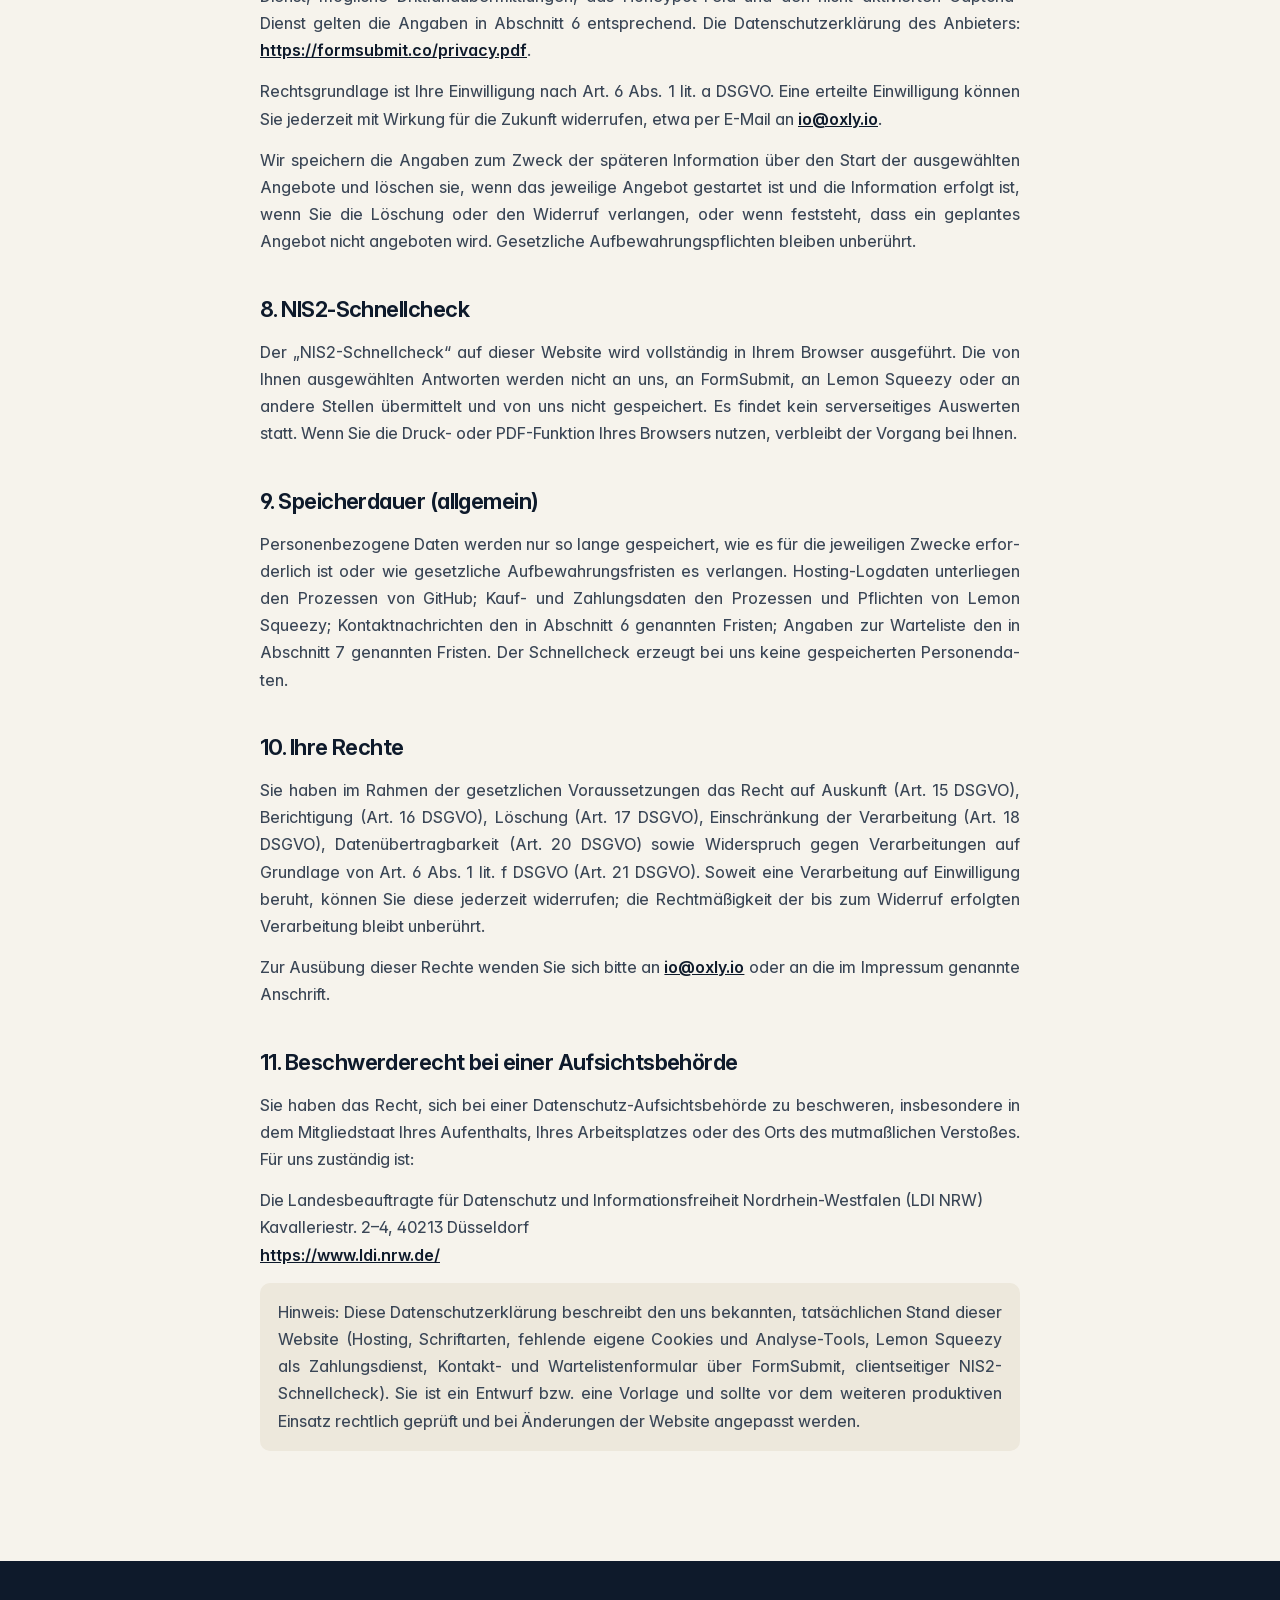
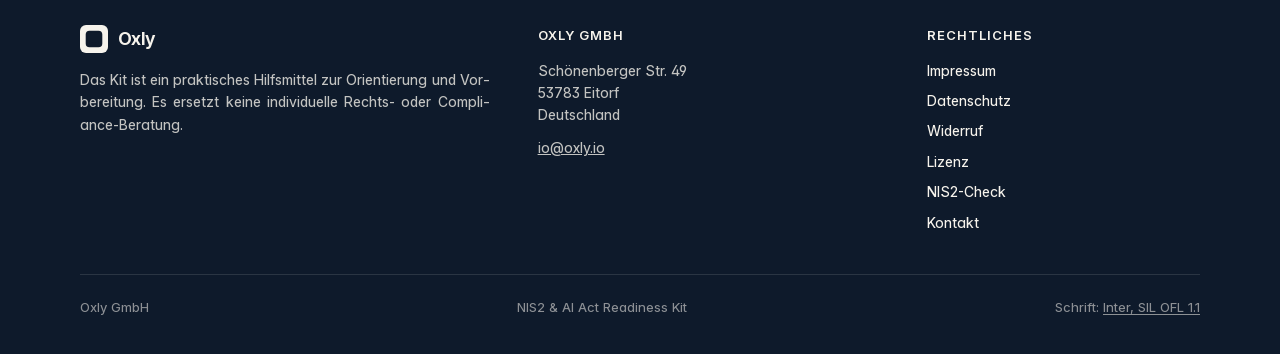
<file: datenschutz.html>
<!DOCTYPE html>
<html lang="de">
<head>
  <meta charset="utf-8">
  <meta name="viewport" content="width=device-width, initial-scale=1">
  <title>Datenschutz | Oxly GmbH</title>
  <meta name="description" content="Datenschutzerklärung der Website der Oxly GmbH.">
  <link rel="icon" href="data:image/svg+xml,%3Csvg xmlns='http://www.w3.org/2000/svg' viewBox='0 0 32 32'%3E%3Crect width='32' height='32' rx='6' fill='%230E1A2B'/%3E%3Ctext x='16' y='22' text-anchor='middle' font-family='Georgia,serif' font-size='16' fill='%23F6F3EC'%3EO%3C/text%3E%3C/svg%3E">
  <link rel="stylesheet" href="styles.css">
  <link rel="alternate" hreflang="de" href="https://oxly-compliance.de/datenschutz.html">
  <link rel="alternate" hreflang="en" href="https://oxly-compliance.de/en/privacy.html">
  <link rel="alternate" hreflang="x-default" href="https://oxly-compliance.de/datenschutz.html">
</head>
<body>
  <a class="skip" href="#main">Zum Inhalt springen</a>

  <header class="header">
    <div class="wrap header-inner">
      <a class="logo" href="index.html" aria-label="Oxly – zur Startseite">
        <svg class="logo-mark" viewBox="0 0 28 28" aria-hidden="true">
          <rect width="28" height="28" rx="6" fill="#0E1A2B"/>
          <rect x="6.5" y="6.5" width="15" height="15" rx="3" fill="none" stroke="#F6F3EC" stroke-width="1.6"/>
          <path d="M10 17.2c1.1 1.3 2.5 2 4 2s2.9-.7 4-2" fill="none" stroke="#C4A35A" stroke-width="1.6" stroke-linecap="round"/>
        </svg>
        <span class="logo-word">Oxly</span>
      </a>
      <nav class="nav" aria-label="Seitennavigation">
        <a href="index.html#inhalt">Inhalt</a>
        <a href="index.html#fuer-wen">Für wen</a>
        <a href="nis2-check.html">NIS2-Check</a>
        <a href="index.html#ablauf">Ablauf</a>
        <a href="index.html#preis">Preis</a>
        <a href="index.html#faq">FAQ</a>
        <a href="index.html#kontakt">Kontakt</a>
      </nav>
      <div class="header-tools">
        <nav class="lang-switch" aria-label="Sprache / Language">
          <a href="datenschutz.html" lang="de" hreflang="de" aria-current="page">DE</a>
          <span class="lang-sep" aria-hidden="true">|</span>
          <a href="en/privacy.html" lang="en" hreflang="en">EN</a>
        </nav>
        <a class="btn btn-primary js-buy" data-buy href="https://oxly.lemonsqueezy.com/checkout/buy/932510b3-8b38-464d-8cc8-acfaef03025f">Jetzt kaufen</a>
      </div>
    </div>
  </header>

  <main id="main" class="legal">
    <div class="wrap legal-inner">
      <p class="section-kicker">Rechtliches</p>
      <h1>Datenschutzerklärung</h1>
      <p class="lead">Diese Erklä­rung beschreibt, wie per­so­nen­be­zo­gene Daten auf dieser Website ver­a­r­bei­tet werden. Sie bezieht sich auf den tat­säch­lich ein­ge­setz­ten Stand der Seite.</p>

      <h2>1. Verantwortlicher</h2>
      <address>
        Oxly GmbH<br>
        Schö­nen­ber­ger Str. 49<br>
        53783 Eitorf<br>
        Deut­sch­land
      </address>
      <p>E-Mail: <a href="mailto:io@oxly.io">io@oxly.io</a></p>
      <p>Ver­tre­ten durch den Geschäfts­füh­rer Denis Makas­hov. Weitere Angaben finden Sie im <a href="impressum.html">Impres­sum</a>.</p>

      <h2>2. Hosting (GitHub Pages)</h2>
      <p>Diese Website wird als sta­ti­sche Seite über GitHub Pages bereit­ge­stellt. Anbie­ter des Hos­tings ist GitHub, Inc., 88 Colin P. Kelly Jr. Street, San Fran­cisco, CA 94107, USA (zum Micro­soft-Konzern gehö­rend).</p>
      <p>Beim Aufruf der Seiten werden typi­scher­weise Server-Log­da­ten ver­a­r­bei­tet, ins­be­son­dere IP-Adresse, Datum und Uhrzeit des Zugriffs, auf­ge­ru­fene Datei, über­tra­gene Daten­menge, Meldung über erfolg­rei­chen Abruf, Brow­ser­typ und -version sowie das Betriebs­sys­tem. Die Ver­a­r­bei­tung erfolgt durch GitHub, um die Website aus­zu­lie­fern, die Sicher­heit der Infra­s­truk­tur zu gewähr­leis­ten und Stö­run­gen nach­zu­voll­zie­hen. Rechts­grund­lage ist Art. 6 Abs. 1 lit. f DSGVO (berech­tig­tes Inter­esse an einem siche­ren und funk­ti­ons­fä­hi­gen Betrieb der Website).</p>
      <p>Die Daten­ver­a­r­bei­tung kann in den USA statt­fin­den. GitHub bzw. Micro­soft nimmt am EU-US Data Privacy Fra­me­work teil. Ergän­zende Infor­ma­ti­o­nen: <a href="https://docs.github.com/en/site-policy/privacy-policies/github-general-privacy-statement" rel="noopener noreferrer">GitHub General Privacy State­ment</a>.</p>
      <p>Die Spei­cher­dauer von Log­da­ten richtet sich nach den Vor­ga­ben und Pro­zes­sen von GitHub; uns liegt keine abwei­chende eigene Spei­cher­dauer vor.</p>

      <h2>3. Schriftarten</h2>
      <p>Die Schrift­art Inter wird von uns selbst über diese Website bereit­ge­stellt (lokale Schrift­da­tei). Es werden beim Sei­ten­auf­ruf keine Schrift­ar­ten von einem exter­nen Schrift­an­bie­ter (etwa Google Fonts) nach­ge­la­den. Inter steht unter der SIL Open Font License 1.1 (Copy­right 2016 The Inter Project Authors, <a href="https://github.com/rsms/inter" rel="noopener noreferrer">https://github.com/rsms/inter</a>). Der Lizenz­text liegt bei: <a href="fonts/OFL.txt">fonts/OFL.txt</a>.</p>

      <h2>4. Keine Cookies und keine Reichweitenanalyse auf dieser Website</h2>
      <p>Diese Website setzt selbst keine Cookies und bindet keine Analyse- oder Werbe-Tools ein (kein Google Ana­ly­tics, kein Pixel, kein Tag-Manager). Allein durch das Öffnen der Seiten werden von uns keine Tracking-Cookies gespei­chert.</p>
      <p>Wenn Sie auf „Jetzt kaufen“ klicken oder das Kontakt- bzw. War­te­lis­ten­for­mu­lar absen­den, ver­las­sen Sie den rein sta­ti­schen Teil dieser Website bzw. nutzen einen exter­nen Dienst. Dort können die jewei­li­gen Anbie­ter eigene Cookies oder ähn­li­che Tech­ni­ken ein­set­zen. Maß­geb­lich sind dann deren Angaben. Der NIS2-Schnell­check auf dieser Website über­mit­telt keine Ein­ga­ben (siehe Abschnitt 8).</p>

      <h2>5. Zahlungsabwicklung über Lemon Squeezy</h2>
      <p>Der Kauf des „NIS2 &amp; AI Act Rea­di­ness Kit“ erfolgt über Lemon Squeezy als Mer­chant of Record (Ver­trags­part­ner und Zah­lungs­ab­wick­ler, ein­schließ­lich der Behand­lung von Umsatz­steuer/VAT). Die Schalt­flä­chen „Jetzt kaufen“ führen auf die Check­out-Seite von Lemon Squeezy unter oxly.lemons­queezy.com.</p>
      <p>Die Check­out-Seite von Lemon Squeezy ist eine eigen­stän­dige Website. Dort kann Lemon Squeezy eigene Cookies und ver­gleich­bare Tech­ni­ken ein­set­zen und weitere Anbie­ter ein­bin­den (nach den Angaben von Lemon Squeezy unter anderem Zah­lungs­dienst­leis­ter wie Stripe oder PayPal). Erst wenn Sie den Link „Jetzt kaufen“ auf­ru­fen, werden Daten an Lemon Squeezy über­mit­telt, die für den Bestell- und Zah­lungs­vor­gang erfor­der­lich sind (etwa Name, Rech­nungs- und Kon­takt­da­ten, Zah­lungs­in­for­ma­ti­o­nen sowie tech­ni­sche Nut­zungs­da­ten der Check­out-Seite). Die Ver­a­r­bei­tung erfolgt zur Erfül­lung des Kauf­ver­trags bzw. zur Durch­füh­rung vor­ver­trag­li­cher Maß­nah­men, Art. 6 Abs. 1 lit. b DSGVO, sowie zur Erfül­lung steuer- und han­dels­recht­li­cher Pflich­ten, Art. 6 Abs. 1 lit. c DSGVO. Ein­zel­hei­ten zu Cookies, ein­ge­setz­ten Anbie­tern, Spei­cher­dau­ern und etwai­gen Dritt­lan­d­über­mitt­lun­gen ent­neh­men Sie der Daten­schut­z­er­klä­rung von Lemon Squeezy: <a href="https://www.lemonsqueezy.com/privacy" rel="noopener noreferrer">https://www.lemons­queezy.com/privacy</a>.</p>

      <h2>6. Kontaktformular und E-Mail</h2>
      <p>Über das Kon­takt­for­mu­lar können Sie uns Name, E-Mail-Adresse und eine Nach­richt über­mit­teln. Die Nutzung des For­mu­lars ist frei­wil­lig; Pflicht­fel­der sind gekenn­zeich­net. Zusätz­lich können Sie uns direkt an <a href="mailto:io@oxly.io">io@oxly.io</a> schrei­ben.</p>
      <p>Das For­mu­lar wird über den Dienst Form­Sub­mit (form­sub­mit.co, Anbie­ter­an­gabe: Devro LABS, Kontakt laut Anbie­ter: support@form­sub­mit.co) an unsere Adresse io@oxly.io zuge­stellt. Form­Sub­mit ver­a­r­bei­tet die von Ihnen ein­ge­ge­be­nen Angaben, um die Nach­richt per E-Mail an uns wei­ter­zu­lei­ten. Eine von uns abge­schlos­sene Ver­ein­ba­rung zur Auf­trags­ver­a­r­bei­tung und ein vom Anbie­ter ver­öf­fent­lich­ter Ser­ver­stand­ort liegen uns nicht vor. Es ist daher möglich, dass die Daten in den USA oder in einem anderen Dritt­land ver­a­r­bei­tet werden. Soweit eine solche Über­mitt­lung erfor­der­lich ist, um die von Ihnen über das For­mu­lar gestellte Anfrage zu bea­r­bei­ten (Erfül­lung eines Ver­trags oder Durch­füh­rung vor­ver­trag­li­cher Maß­nah­men, die auf Ihre Anfrage hin erfol­gen), stützen wir eine etwaige Dritt­lan­d­über­mitt­lung vor­sorg­lich auf Art. 49 Abs. 1 lit. b DSGVO. Art. 49 Abs. 1 DSGVO ist eine Aus­nah­me­vor­schrift und eng aus­zu­le­gen. Ein Ange­mes­sen­heits­be­schluss oder von uns abge­schlos­sene Stan­dard­ver­trags­klau­seln des Anbie­ters sind uns nicht bekannt. Die Daten­schut­z­er­klä­rung des Anbie­ters: <a href="https://formsubmit.co/privacy.pdf" rel="noopener noreferrer">https://form­sub­mit.co/privacy.pdf</a>.</p>
      <p>Zum Schutz vor Spam ist ein ver­steck­tes Honey­pot-Feld ein­ge­bun­den. Den opti­o­na­len Captcha-Dienst von Form­Sub­mit (Google reCAPT­CHA) haben wir nicht akti­viert, damit auf dieser Website kein reCAPT­CHA und keine damit ver­bun­de­nen Google-Cookies geladen werden.</p>
      <p>Rechts­grund­la­gen: Art. 6 Abs. 1 lit. b DSGVO, soweit die Nach­richt der Anbah­nung oder Durch­füh­rung eines Ver­trags dient; im Übrigen Art. 6 Abs. 1 lit. f DSGVO (berech­tig­tes Inter­esse an der Bea­r­bei­tung ein­ge­hen­der Anfra­gen). Die Ein­wil­li­gung über das Pflicht-Kon­troll­käst­chen zur Kennt­nis­nahme dieser Erklä­rung und zur Ver­a­r­bei­tung der Angaben zum Zweck der Anfrage stützt die Ver­a­r­bei­tung zusätz­lich auf Art. 6 Abs. 1 lit. a DSGVO. Eine erteilte Ein­wil­li­gung können Sie jeder­zeit mit Wirkung für die Zukunft wider­ru­fen, etwa per E-Mail an io@oxly.io.</p>
      <p>Wir spei­chern Anfra­gen in unserem E-Mail-Post­fach, solange sie zur Bea­r­bei­tung erfor­der­lich sind, und löschen sie anschlie­ßend, sofern keine gesetz­li­chen Auf­be­wah­rungs­pflich­ten ent­ge­gen­ste­hen (etwa wenn aus der Anfrage ein Ver­trags­ver­hält­nis wird).</p>


      <h2>7. Interessensbekundung / Warteliste</h2>
      <p>Über das For­mu­lar „Inter­esse vor­mer­ken“ können Sie uns mit­tei­len, dass Sie über den Start eines oder meh­re­rer geplan­ter, noch nicht käuf­li­cher Ange­bote infor­miert werden möchten (Oxly Update – Abo, KI-Kom­pe­tenz-Schu­lung nach Art. 4 AI Act, KI-Prompt- &amp; Auto­ma­ti­ons-Paket). Erfasst werden die E-Mail-Adresse, die aus­ge­wähl­ten Inter­es­sen und opti­o­nal die Fir­men­größe sowie die Bestä­ti­gung der Ein­wil­li­gung. Die Nutzung ist frei­wil­lig und begrün­det keinen Vertrag über das jewei­lige Angebot.</p>
      <p>Das For­mu­lar wird – wie das Kon­takt­for­mu­lar – über Form­Sub­mit an io@oxly.io zuge­stellt. Für den Dienst, mög­li­che Dritt­lan­d­über­mitt­lun­gen, das Honey­pot-Feld und den nicht akti­vier­ten Captcha-Dienst gelten die Angaben in Abschnitt 6 ent­spre­chend. Die Daten­schut­z­er­klä­rung des Anbie­ters: <a href="https://formsubmit.co/privacy.pdf" rel="noopener noreferrer">https://form­sub­mit.co/privacy.pdf</a>.</p>
      <p>Rechts­grund­lage ist Ihre Ein­wil­li­gung nach Art. 6 Abs. 1 lit. a DSGVO. Eine erteilte Ein­wil­li­gung können Sie jeder­zeit mit Wirkung für die Zukunft wider­ru­fen, etwa per E-Mail an <a href="mailto:io@oxly.io">io@oxly.io</a>.</p>
      <p>Wir spei­chern die Angaben zum Zweck der spä­te­ren Infor­ma­tion über den Start der aus­ge­wähl­ten Ange­bote und löschen sie, wenn das jewei­lige Angebot gest­ar­tet ist und die Infor­ma­tion erfolgt ist, wenn Sie die Löschung oder den Wider­ruf ver­lan­gen, oder wenn fest­steht, dass ein geplan­tes Angebot nicht ange­bo­ten wird. Gesetz­li­che Auf­be­wah­rungs­pflich­ten bleiben unbe­rührt.</p>

      <h2>8. NIS2-Schnellcheck</h2>
      <p>Der „NIS2-Schnell­check“ auf dieser Website wird voll­stän­dig in Ihrem Browser aus­ge­führt. Die von Ihnen aus­ge­wähl­ten Ant­wor­ten werden nicht an uns, an Form­Sub­mit, an Lemon Squeezy oder an andere Stellen über­mit­telt und von uns nicht gespei­chert. Es findet kein ser­ver­sei­ti­ges Aus­wer­ten statt. Wenn Sie die Druck- oder PDF-Funk­tion Ihres Brow­sers nutzen, ver­bleibt der Vorgang bei Ihnen.</p>

      <h2>9. Speicherdauer (allgemein)</h2>
      <p>Per­so­nen­be­zo­gene Daten werden nur so lange gespei­chert, wie es für die jewei­li­gen Zwecke erfor­der­lich ist oder wie gesetz­li­che Auf­be­wah­rungs­fris­ten es ver­lan­gen. Hosting-Log­da­ten unter­lie­gen den Pro­zes­sen von GitHub; Kauf- und Zah­lungs­da­ten den Pro­zes­sen und Pflich­ten von Lemon Squeezy; Kon­takt­nach­rich­ten den in Abschnitt 6 genann­ten Fristen; Angaben zur War­te­liste den in Abschnitt 7 genann­ten Fristen. Der Schnell­check erzeugt bei uns keine gespei­cher­ten Per­so­nen­da­ten.</p>

      <h2>10. Ihre Rechte</h2>
      <p>Sie haben im Rahmen der gesetz­li­chen Vor­aus­set­zun­gen das Recht auf Aus­kunft (Art. 15 DSGVO), Berich­ti­gung (Art. 16 DSGVO), Löschung (Art. 17 DSGVO), Ein­schrän­kung der Ver­a­r­bei­tung (Art. 18 DSGVO), Daten­über­trag­bar­keit (Art. 20 DSGVO) sowie Wider­spruch gegen Ver­a­r­bei­tun­gen auf Grund­lage von Art. 6 Abs. 1 lit. f DSGVO (Art. 21 DSGVO). Soweit eine Ver­a­r­bei­tung auf Ein­wil­li­gung beruht, können Sie diese jeder­zeit wider­ru­fen; die Recht­mä­ßig­keit der bis zum Wider­ruf erfolg­ten Ver­a­r­bei­tung bleibt unbe­rührt.</p>
      <p>Zur Aus­übung dieser Rechte wenden Sie sich bitte an <a href="mailto:io@oxly.io">io@oxly.io</a> oder an die im Impres­sum genannte Anschrift.</p>

      <h2>11. Beschwerderecht bei einer Aufsichtsbehörde</h2>
      <p>Sie haben das Recht, sich bei einer Daten­schutz-Auf­sichts­be­hörde zu beschwe­ren, ins­be­son­dere in dem Mit­glied­s­taat Ihres Auf­ent­halts, Ihres Arbeits­plat­zes oder des Orts des mut­maß­li­chen Ver­sto­ßes. Für uns zustän­dig ist:</p>
      <p>Die Lan­des­be­auf­tragte für Daten­schutz und Infor­ma­ti­ons­frei­heit Nord­rhein-West­fa­len (LDI NRW)<br>
      Kaval­le­rie­str. 2–4, 40213 Düs­sel­dorf<br>
      <a href="https://www.ldi.nrw.de/" rel="noopener noreferrer">https://www.ldi.nrw.de/</a></p>

      <p class="template-note">Hinweis: Diese Daten­schut­z­er­klä­rung beschreibt den uns bekann­ten, tat­säch­li­chen Stand dieser Website (Hosting, Schrift­ar­ten, feh­lende eigene Cookies und Analyse-Tools, Lemon Squeezy als Zah­lungs­dienst, Kontakt- und War­te­lis­ten­for­mu­lar über Form­Sub­mit, cli­ent­sei­ti­ger NIS2-Schnell­check). Sie ist ein Entwurf bzw. eine Vorlage und sollte vor dem wei­te­ren pro­duk­ti­ven Einsatz recht­lich geprüft und bei Ände­run­gen der Website ange­passt werden.</p>
    </div>
  </main>

  <footer class="footer">
    <div class="wrap">
      <div class="footer-grid">
        <div>
          <a class="logo" href="index.html" aria-label="Oxly">
            <svg class="logo-mark" viewBox="0 0 28 28" aria-hidden="true">
              <rect width="28" height="28" rx="6" fill="#F6F3EC"/>
              <rect x="6.5" y="6.5" width="15" height="15" rx="3" fill="none" stroke="#0E1A2B" stroke-width="1.6"/>
              <path d="M10 17.2c1.1 1.3 2.5 2 4 2s2.9-.7 4-2" fill="none" stroke="#7C6228" stroke-width="1.6" stroke-linecap="round"/>
            </svg>
            <span class="logo-word">Oxly</span>
          </a>
          <p class="disclaimer">Das Kit ist ein prak­ti­sches Hilfs­mit­tel zur Ori­en­tie­rung und Vor­be­rei­tung. Es ersetzt keine indi­vi­du­elle Rechts- oder Com­pli­ance-Bera­tung.</p>
        </div>
        <div>
          <h3>Oxly GmbH</h3>
          <p>Schö­nen­ber­ger Str. 49<br>53783 Eitorf<br>Deut­sch­land</p>
          <p><a href="mailto:io@oxly.io">io@oxly.io</a></p>
        </div>
        <div>
          <h3>Rechtliches</h3>
          <div class="footer-links">
            <a href="impressum.html">Impres­sum</a>
            <a href="datenschutz.html">Daten­schutz</a>
            <a href="widerruf.html">Wider­ruf</a>
            <a href="lizenz.html">Lizenz</a>
            <a href="nis2-check.html">NIS2-Check</a>
            <a href="index.html#kontakt">Kontakt</a>
          </div>
        </div>
      </div>
      <div class="footer-bottom">
        <span>Oxly GmbH</span>
        <span>NIS2 &amp; AI Act Rea­di­ness Kit</span>
        <span>Schrift: <a href="fonts/OFL.txt">Inter, SIL OFL 1.1</a></span>
      </div>
    </div>
  </footer>

  <script>
    const BUY_URL = 'https://oxly.lemonsqueezy.com/checkout/buy/932510b3-8b38-464d-8cc8-acfaef03025f';
    document.querySelectorAll('[data-buy]').forEach(function (el) {
      el.setAttribute('href', BUY_URL);
    });
    document.querySelectorAll('.lang-switch a').forEach(function (el) {
      var href = el.getAttribute('href');
      if (href && location.hash) el.setAttribute('href', href.split('#')[0] + location.hash);
    });
  </script>
</body>
</html>
</file>
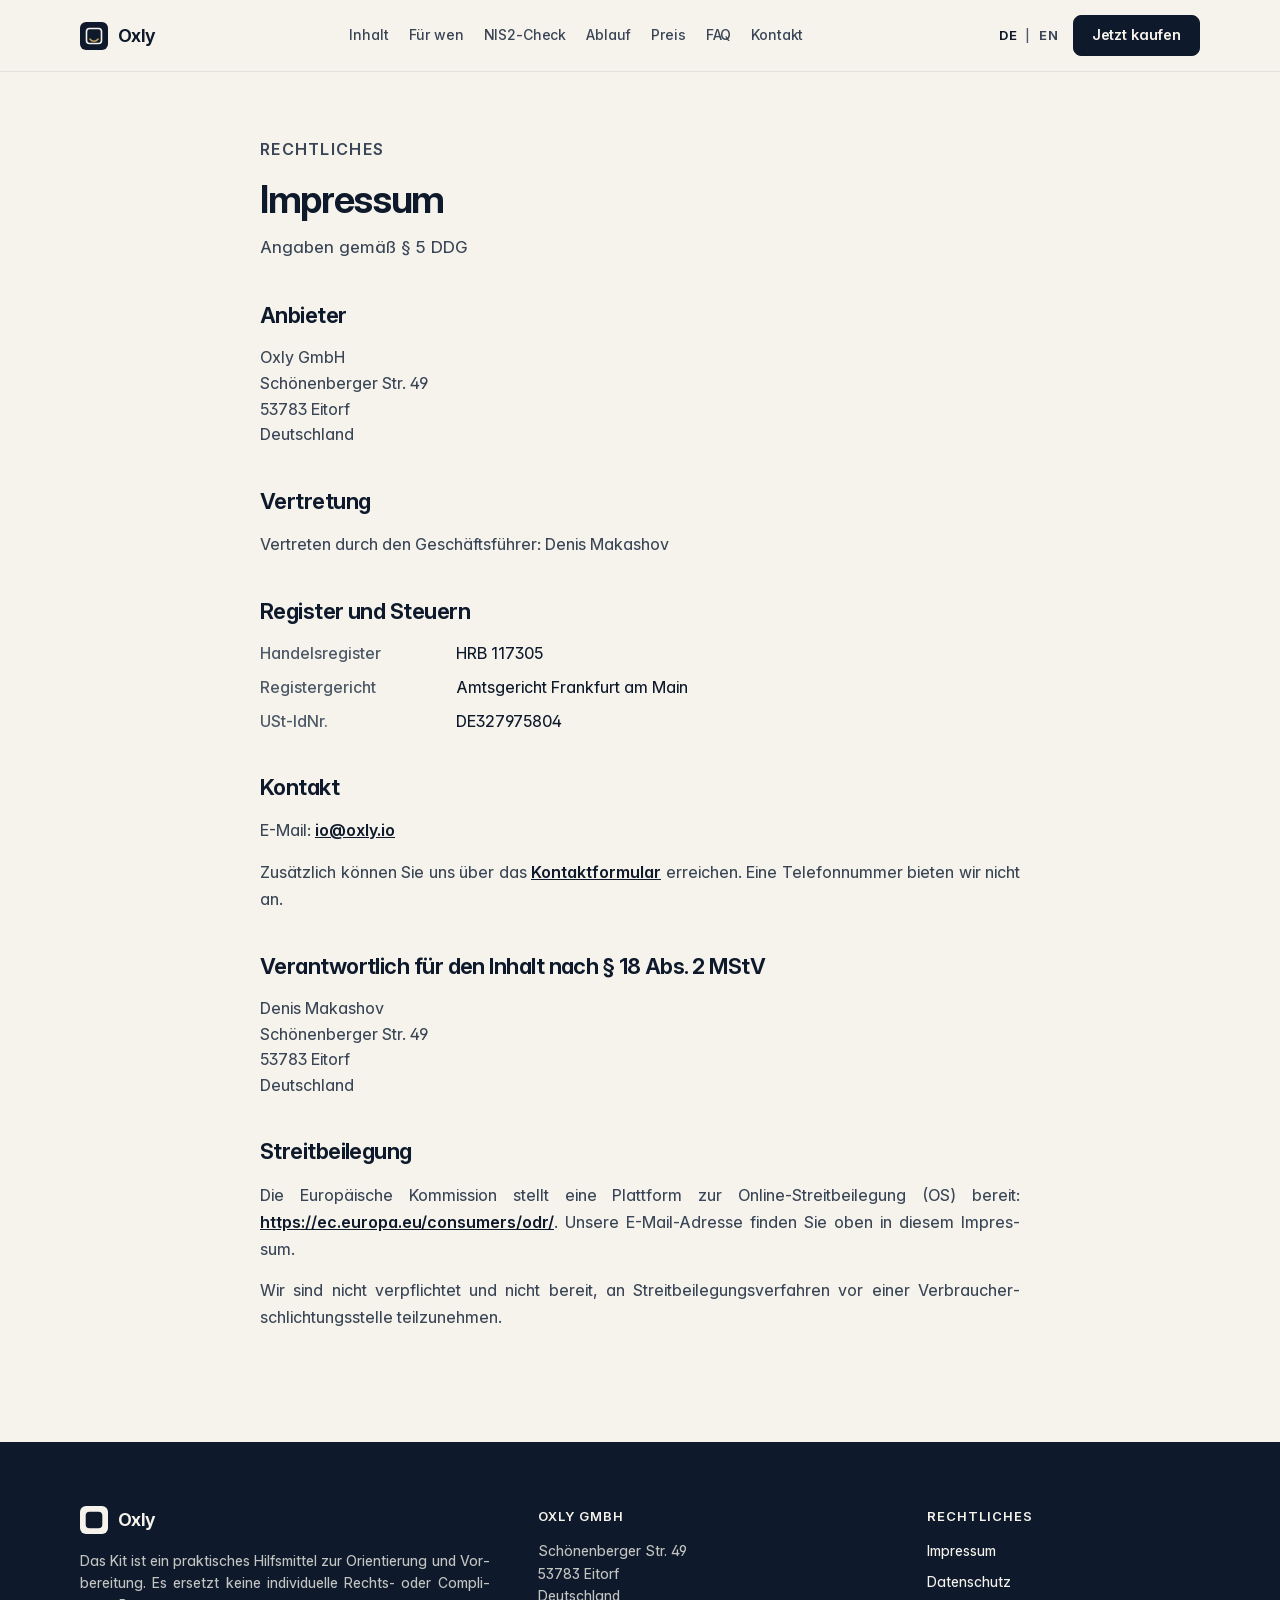
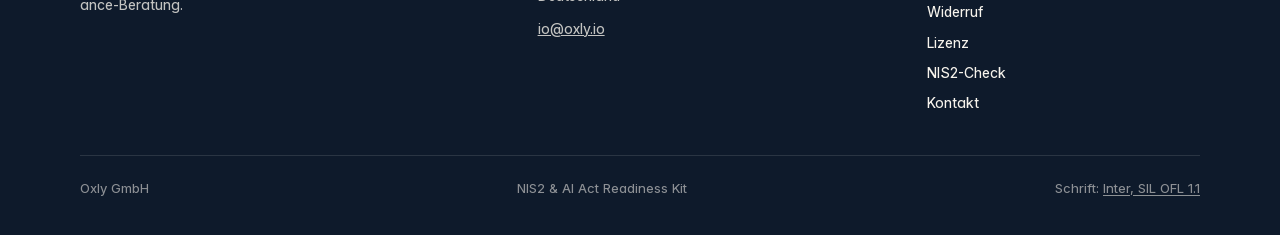
<file: impressum.html>
<!DOCTYPE html>
<html lang="de">
<head>
  <meta charset="utf-8">
  <meta name="viewport" content="width=device-width, initial-scale=1">
  <title>Impressum | Oxly GmbH</title>
  <meta name="description" content="Impressum der Oxly GmbH, Angaben gemäß § 5 DDG.">
  <link rel="icon" href="data:image/svg+xml,%3Csvg xmlns='http://www.w3.org/2000/svg' viewBox='0 0 32 32'%3E%3Crect width='32' height='32' rx='6' fill='%230E1A2B'/%3E%3Ctext x='16' y='22' text-anchor='middle' font-family='Georgia,serif' font-size='16' fill='%23F6F3EC'%3EO%3C/text%3E%3C/svg%3E">
  <link rel="stylesheet" href="styles.css">
  <link rel="alternate" hreflang="de" href="https://oxly-compliance.de/impressum.html">
  <link rel="alternate" hreflang="en" href="https://oxly-compliance.de/en/imprint.html">
  <link rel="alternate" hreflang="x-default" href="https://oxly-compliance.de/impressum.html">
</head>
<body>
  <a class="skip" href="#main">Zum Inhalt springen</a>

  <header class="header">
    <div class="wrap header-inner">
      <a class="logo" href="index.html" aria-label="Oxly – zur Startseite">
        <svg class="logo-mark" viewBox="0 0 28 28" aria-hidden="true">
          <rect width="28" height="28" rx="6" fill="#0E1A2B"/>
          <rect x="6.5" y="6.5" width="15" height="15" rx="3" fill="none" stroke="#F6F3EC" stroke-width="1.6"/>
          <path d="M10 17.2c1.1 1.3 2.5 2 4 2s2.9-.7 4-2" fill="none" stroke="#C4A35A" stroke-width="1.6" stroke-linecap="round"/>
        </svg>
        <span class="logo-word">Oxly</span>
      </a>
      <nav class="nav" aria-label="Seitennavigation">
        <a href="index.html#inhalt">Inhalt</a>
        <a href="index.html#fuer-wen">Für wen</a>
        <a href="nis2-check.html">NIS2-Check</a>
        <a href="index.html#ablauf">Ablauf</a>
        <a href="index.html#preis">Preis</a>
        <a href="index.html#faq">FAQ</a>
        <a href="index.html#kontakt">Kontakt</a>
      </nav>
      <div class="header-tools">
        <nav class="lang-switch" aria-label="Sprache / Language">
          <a href="impressum.html" lang="de" hreflang="de" aria-current="page">DE</a>
          <span class="lang-sep" aria-hidden="true">|</span>
          <a href="en/imprint.html" lang="en" hreflang="en">EN</a>
        </nav>
        <a class="btn btn-primary js-buy" data-buy href="https://oxly.lemonsqueezy.com/checkout/buy/932510b3-8b38-464d-8cc8-acfaef03025f">Jetzt kaufen</a>
      </div>
    </div>
  </header>

  <main id="main" class="legal">
    <div class="wrap legal-inner">
      <p class="section-kicker">Rechtliches</p>
      <h1>Impressum</h1>
      <p class="lead">Angaben gemäß § 5 DDG</p>

      <h2>Anbieter</h2>
      <address>
        Oxly GmbH<br>
        Schö­nen­ber­ger Str. 49<br>
        53783 Eitorf<br>
        Deut­sch­land
      </address>

      <h2>Vertretung</h2>
      <p>Ver­tre­ten durch den Geschäfts­füh­rer: Denis Makas­hov</p>

      <h2>Register und Steuern</h2>
      <dl class="legal-dl">
        <div>
          <dt>Han­dels­re­gis­ter</dt>
          <dd>HRB 117305</dd>
        </div>
        <div>
          <dt>Regis­ter­ge­richt</dt>
          <dd>Amts­ge­richt Frank­furt am Main</dd>
        </div>
        <div>
          <dt>USt-IdNr.</dt>
          <dd>DE327975804</dd>
        </div>
      </dl>

      <h2>Kontakt</h2>
      <p>E-Mail: <a href="mailto:io@oxly.io">io@oxly.io</a></p>
      <p>Zusätz­lich können Sie uns über das <a href="index.html#kontakt">Kon­takt­for­mu­lar</a> errei­chen. Eine Tele­fon­num­mer bieten wir nicht an.</p>

      <h2>Verantwortlich für den Inhalt nach § 18 Abs. 2 MStV</h2>
      <address>
        Denis Makas­hov<br>
        Schö­nen­ber­ger Str. 49<br>
        53783 Eitorf<br>
        Deut­sch­land
      </address>

      <h2>Streitbeilegung</h2>
      <p>Die Euro­pä­i­sche Kom­mis­sion stellt eine Platt­form zur Online-Streit­bei­le­gung (OS) bereit: <a href="https://ec.europa.eu/consumers/odr/" rel="noopener noreferrer">https://ec.europa.eu/con­su­mers/odr/</a>. Unsere E-Mail-Adresse finden Sie oben in diesem Impres­sum.</p>
      <p>Wir sind nicht ver­pflich­tet und nicht bereit, an Streit­bei­le­gungs­ver­fah­ren vor einer Ver­brau­cher­schlich­tungs­stelle teil­zu­neh­men.</p>
    </div>
  </main>

  <footer class="footer">
    <div class="wrap">
      <div class="footer-grid">
        <div>
          <a class="logo" href="index.html" aria-label="Oxly">
            <svg class="logo-mark" viewBox="0 0 28 28" aria-hidden="true">
              <rect width="28" height="28" rx="6" fill="#F6F3EC"/>
              <rect x="6.5" y="6.5" width="15" height="15" rx="3" fill="none" stroke="#0E1A2B" stroke-width="1.6"/>
              <path d="M10 17.2c1.1 1.3 2.5 2 4 2s2.9-.7 4-2" fill="none" stroke="#7C6228" stroke-width="1.6" stroke-linecap="round"/>
            </svg>
            <span class="logo-word">Oxly</span>
          </a>
          <p class="disclaimer">Das Kit ist ein prak­ti­sches Hilfs­mit­tel zur Ori­en­tie­rung und Vor­be­rei­tung. Es ersetzt keine indi­vi­du­elle Rechts- oder Com­pli­ance-Bera­tung.</p>
        </div>
        <div>
          <h3>Oxly GmbH</h3>
          <p>Schö­nen­ber­ger Str. 49<br>53783 Eitorf<br>Deut­sch­land</p>
          <p><a href="mailto:io@oxly.io">io@oxly.io</a></p>
        </div>
        <div>
          <h3>Rechtliches</h3>
          <div class="footer-links">
            <a href="impressum.html">Impres­sum</a>
            <a href="datenschutz.html">Daten­schutz</a>
            <a href="widerruf.html">Wider­ruf</a>
            <a href="lizenz.html">Lizenz</a>
            <a href="nis2-check.html">NIS2-Check</a>
            <a href="index.html#kontakt">Kontakt</a>
          </div>
        </div>
      </div>
      <div class="footer-bottom">
        <span>Oxly GmbH</span>
        <span>NIS2 &amp; AI Act Rea­di­ness Kit</span>
        <span>Schrift: <a href="fonts/OFL.txt">Inter, SIL OFL 1.1</a></span>
      </div>
    </div>
  </footer>

  <script>
    const BUY_URL = 'https://oxly.lemonsqueezy.com/checkout/buy/932510b3-8b38-464d-8cc8-acfaef03025f';
    document.querySelectorAll('[data-buy]').forEach(function (el) {
      el.setAttribute('href', BUY_URL);
    });
    document.querySelectorAll('.lang-switch a').forEach(function (el) {
      var href = el.getAttribute('href');
      if (href && location.hash) el.setAttribute('href', href.split('#')[0] + location.hash);
    });
  </script>
</body>
</html>
</file>
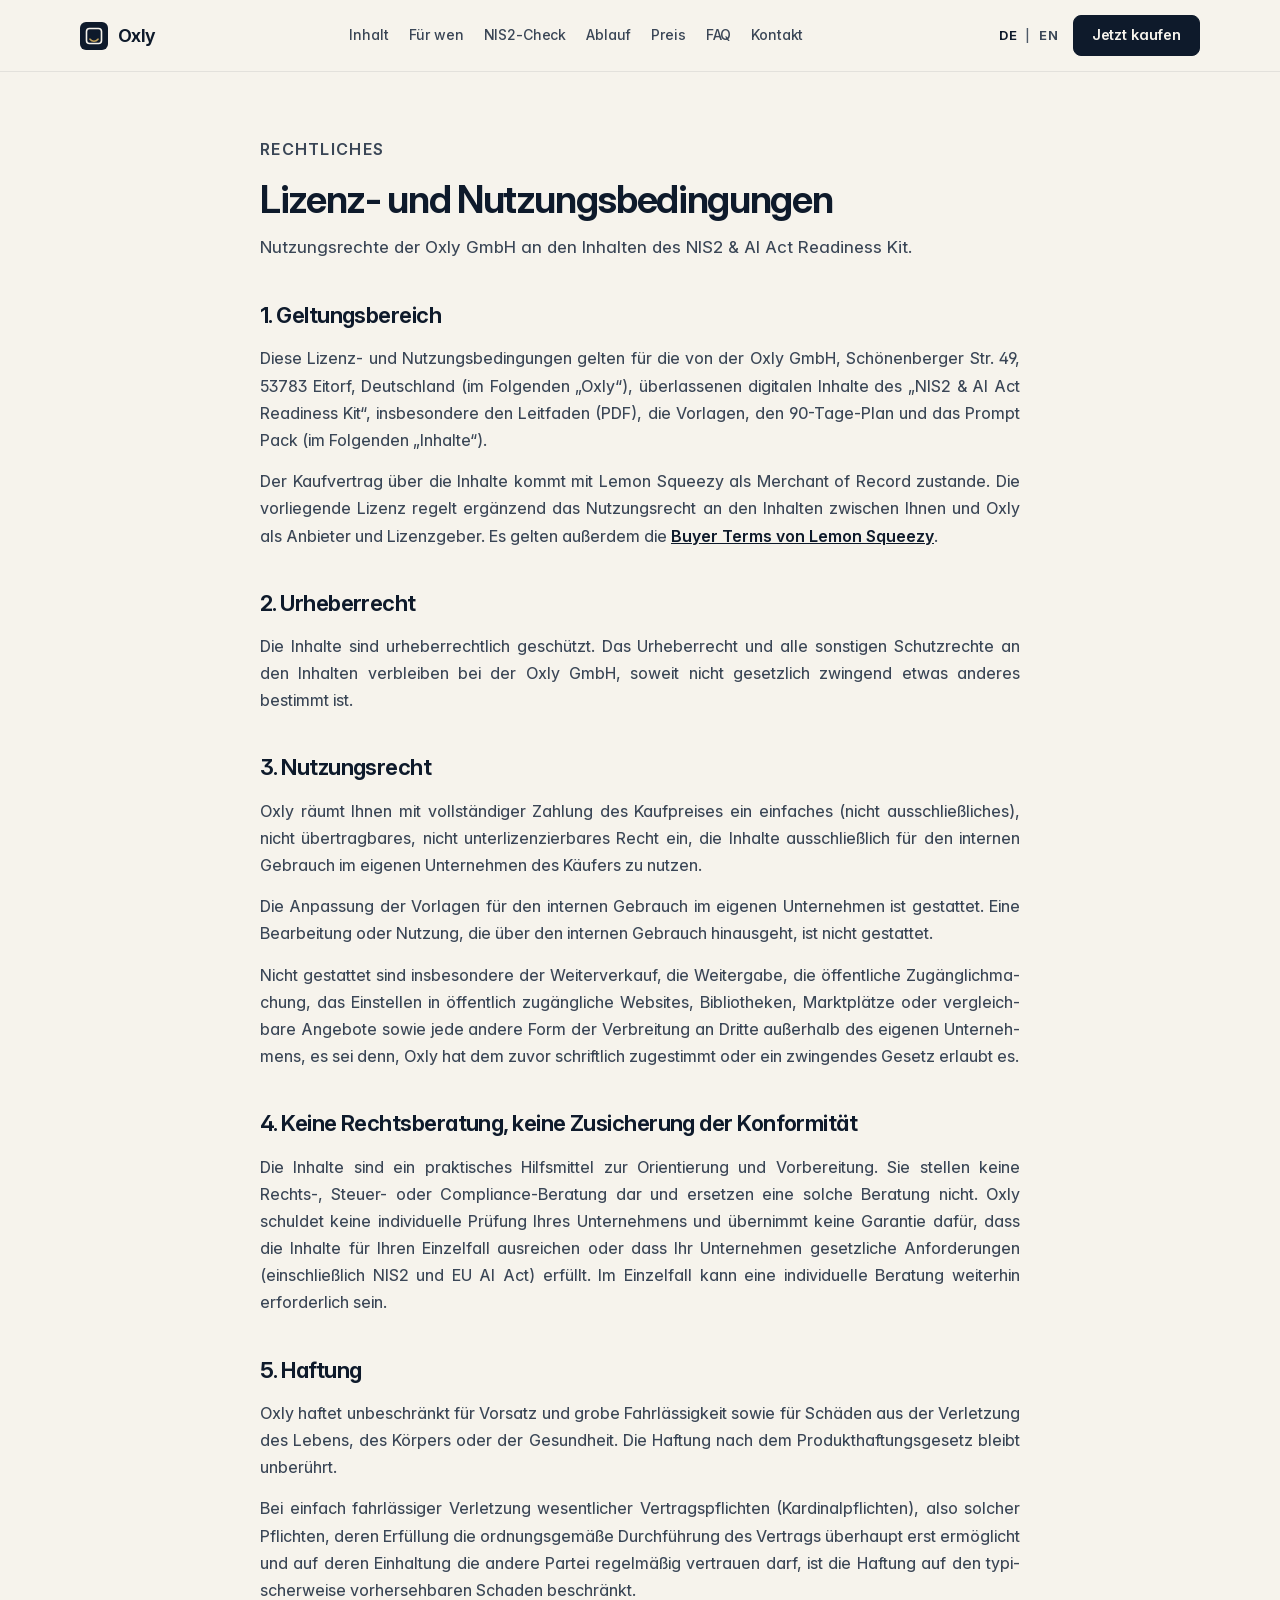
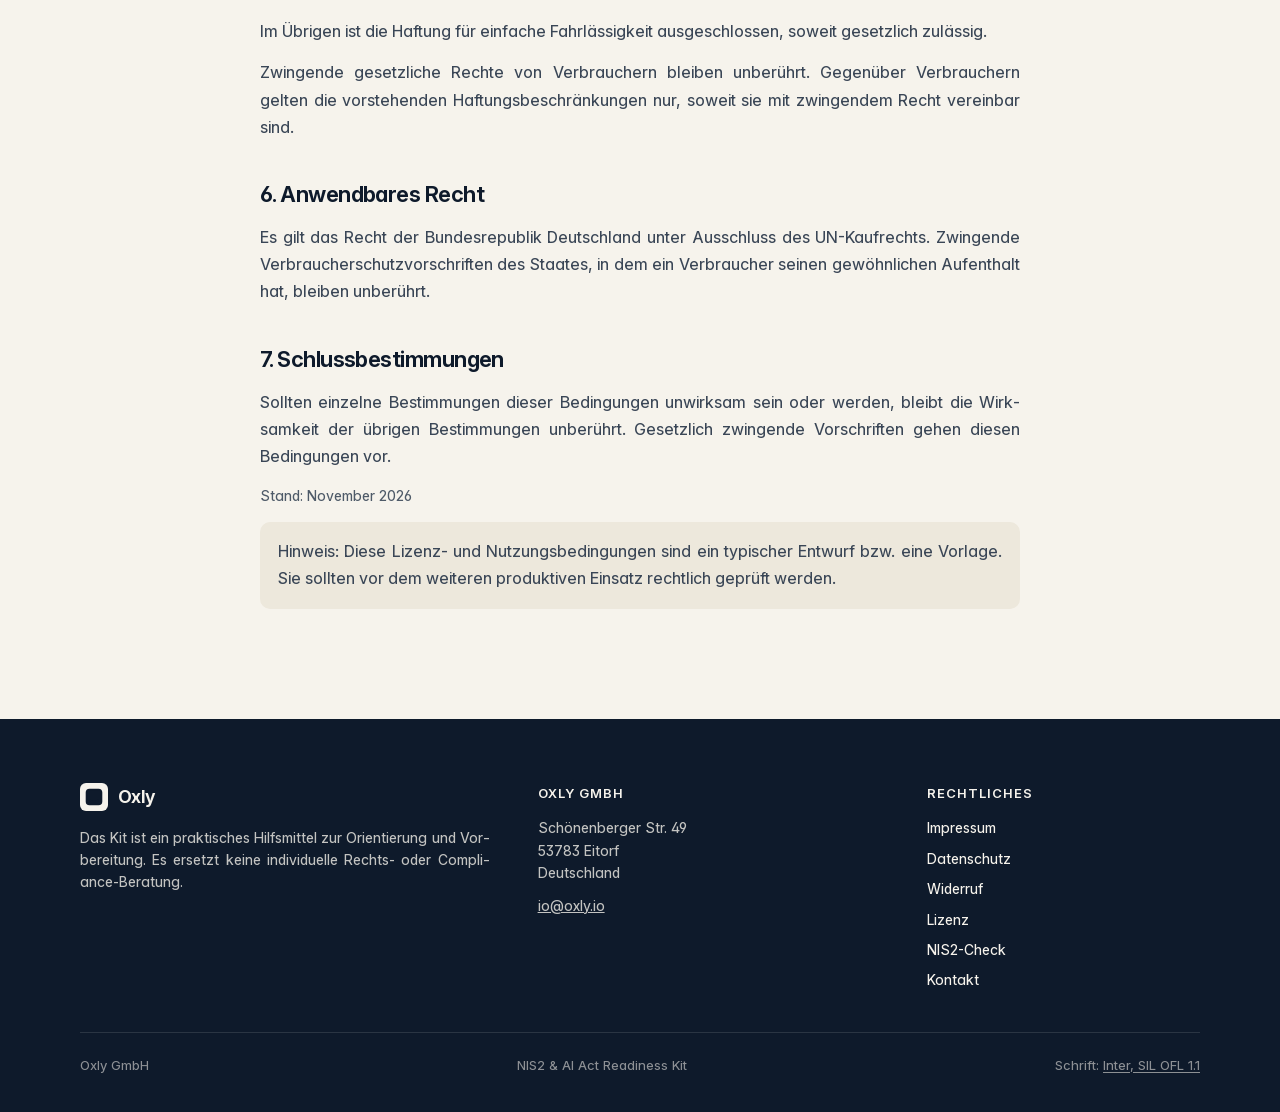
<file: lizenz.html>
<!DOCTYPE html>
<html lang="de">
<head>
  <meta charset="utf-8">
  <meta name="viewport" content="width=device-width, initial-scale=1">
  <title>Lizenz- und Nutzungsbedingungen | Oxly GmbH</title>
  <meta name="description" content="Lizenz- und Nutzungsbedingungen der Oxly GmbH für das NIS2 &amp; AI Act Readiness Kit.">
  <link rel="icon" href="data:image/svg+xml,%3Csvg xmlns='http://www.w3.org/2000/svg' viewBox='0 0 32 32'%3E%3Crect width='32' height='32' rx='6' fill='%230E1A2B'/%3E%3Ctext x='16' y='22' text-anchor='middle' font-family='Georgia,serif' font-size='16' fill='%23F6F3EC'%3EO%3C/text%3E%3C/svg%3E">
  <link rel="stylesheet" href="styles.css">
  <link rel="alternate" hreflang="de" href="https://oxly-compliance.de/lizenz.html">
  <link rel="alternate" hreflang="en" href="https://oxly-compliance.de/en/license.html">
  <link rel="alternate" hreflang="x-default" href="https://oxly-compliance.de/lizenz.html">
</head>
<body>
  <a class="skip" href="#main">Zum Inhalt springen</a>

  <header class="header">
    <div class="wrap header-inner">
      <a class="logo" href="index.html" aria-label="Oxly – zur Startseite">
        <svg class="logo-mark" viewBox="0 0 28 28" aria-hidden="true">
          <rect width="28" height="28" rx="6" fill="#0E1A2B"/>
          <rect x="6.5" y="6.5" width="15" height="15" rx="3" fill="none" stroke="#F6F3EC" stroke-width="1.6"/>
          <path d="M10 17.2c1.1 1.3 2.5 2 4 2s2.9-.7 4-2" fill="none" stroke="#C4A35A" stroke-width="1.6" stroke-linecap="round"/>
        </svg>
        <span class="logo-word">Oxly</span>
      </a>
      <nav class="nav" aria-label="Seitennavigation">
        <a href="index.html#inhalt">Inhalt</a>
        <a href="index.html#fuer-wen">Für wen</a>
        <a href="nis2-check.html">NIS2-Check</a>
        <a href="index.html#ablauf">Ablauf</a>
        <a href="index.html#preis">Preis</a>
        <a href="index.html#faq">FAQ</a>
        <a href="index.html#kontakt">Kontakt</a>
      </nav>
      <div class="header-tools">
        <nav class="lang-switch" aria-label="Sprache / Language">
          <a href="lizenz.html" lang="de" hreflang="de" aria-current="page">DE</a>
          <span class="lang-sep" aria-hidden="true">|</span>
          <a href="en/license.html" lang="en" hreflang="en">EN</a>
        </nav>
        <a class="btn btn-primary js-buy" data-buy href="https://oxly.lemonsqueezy.com/checkout/buy/932510b3-8b38-464d-8cc8-acfaef03025f">Jetzt kaufen</a>
      </div>
    </div>
  </header>

  <main id="main" class="legal">
    <div class="wrap legal-inner">
      <p class="section-kicker">Rechtliches</p>
      <h1>Lizenz- und Nutzungsbedingungen</h1>
      <p class="lead">Nut­zungs­rechte der Oxly GmbH an den Inhal­ten des NIS2 &amp; AI Act Rea­di­ness Kit.</p>

      <h2>1. Geltungsbereich</h2>
      <p>Diese Lizenz- und Nut­zungs­be­din­gun­gen gelten für die von der Oxly GmbH, Schö­nen­ber­ger Str. 49, 53783 Eitorf, Deut­sch­land (im Fol­gen­den „Oxly“), über­las­se­nen digi­ta­len Inhalte des „NIS2 &amp; AI Act Rea­di­ness Kit“, ins­be­son­dere den Leit­fa­den (PDF), die Vor­la­gen, den 90-Tage-Plan und das Prompt Pack (im Fol­gen­den „Inhalte“).</p>
      <p>Der Kauf­ver­trag über die Inhalte kommt mit Lemon Squeezy als Mer­chant of Record zustande. Die vor­lie­gende Lizenz regelt ergän­zend das Nut­zungs­recht an den Inhal­ten zwi­schen Ihnen und Oxly als Anbie­ter und Lizenz­ge­ber. Es gelten außer­dem die <a href="https://www.lemonsqueezy.com/buyer-terms" rel="noopener noreferrer">Buyer Terms von Lemon Squeezy</a>.</p>

      <h2>2. Urheberrecht</h2>
      <p>Die Inhalte sind urhe­ber­recht­lich geschützt. Das Urhe­ber­recht und alle sons­ti­gen Schutz­rechte an den Inhal­ten ver­blei­ben bei der Oxly GmbH, soweit nicht gesetz­lich zwin­gend etwas anderes bestimmt ist.</p>

      <h2>3. Nutzungsrecht</h2>
      <p>Oxly räumt Ihnen mit voll­stän­di­ger Zahlung des Kauf­prei­ses ein ein­fa­ches (nicht aus­schließ­li­ches), nicht über­trag­ba­res, nicht unter­li­zen­zier­ba­res Recht ein, die Inhalte aus­schließ­lich für den inter­nen Gebrauch im eigenen Unter­neh­men des Käufers zu nutzen.</p>
      <p>Die Anpas­sung der Vor­la­gen für den inter­nen Gebrauch im eigenen Unter­neh­men ist gestat­tet. Eine Bea­r­bei­tung oder Nutzung, die über den inter­nen Gebrauch hin­aus­geht, ist nicht gestat­tet.</p>
      <p>Nicht gestat­tet sind ins­be­son­dere der Wei­ter­ver­kauf, die Wei­ter­gabe, die öffent­li­che Zugäng­lich­ma­chung, das Ein­stel­len in öffent­lich zugäng­li­che Web­si­tes, Biblio­the­ken, Markt­plätze oder ver­gleich­bare Ange­bote sowie jede andere Form der Ver­brei­tung an Dritte außer­halb des eigenen Unter­neh­mens, es sei denn, Oxly hat dem zuvor schrift­lich zuge­stimmt oder ein zwin­gen­des Gesetz erlaubt es.</p>

      <h2>4. Keine Rechtsberatung, keine Zusicherung der Konformität</h2>
      <p>Die Inhalte sind ein prak­ti­sches Hilfs­mit­tel zur Ori­en­tie­rung und Vor­be­rei­tung. Sie stellen keine Rechts-, Steuer- oder Com­pli­ance-Bera­tung dar und erset­zen eine solche Bera­tung nicht. Oxly schul­det keine indi­vi­du­elle Prüfung Ihres Unter­neh­mens und über­nimmt keine Garan­tie dafür, dass die Inhalte für Ihren Ein­zel­fall aus­rei­chen oder dass Ihr Unter­neh­men gesetz­li­che Anfor­de­run­gen (ein­schließ­lich NIS2 und EU AI Act) erfüllt. Im Ein­zel­fall kann eine indi­vi­du­elle Bera­tung wei­ter­hin erfor­der­lich sein.</p>

      <h2>5. Haftung</h2>
      <p>Oxly haftet unbe­schränkt für Vorsatz und grobe Fahr­läs­sig­keit sowie für Schäden aus der Ver­let­zung des Lebens, des Körpers oder der Gesund­heit. Die Haftung nach dem Pro­dukt­haf­tungs­ge­setz bleibt unbe­rührt.</p>
      <p>Bei einfach fahr­läs­si­ger Ver­let­zung wesent­li­cher Ver­trags­pflich­ten (Kar­di­nal­pflich­ten), also solcher Pflich­ten, deren Erfül­lung die ord­nungs­ge­mäße Durch­füh­rung des Ver­trags über­haupt erst ermög­licht und auf deren Ein­hal­tung die andere Partei regel­mä­ßig ver­trauen darf, ist die Haftung auf den typi­scher­weise vor­her­seh­ba­ren Schaden beschränkt.</p>
      <p>Im Übrigen ist die Haftung für ein­fa­che Fahr­läs­sig­keit aus­ge­schlos­sen, soweit gesetz­lich zuläs­sig.</p>
      <p>Zwin­gende gesetz­li­che Rechte von Ver­brau­chern bleiben unbe­rührt. Gegen­über Ver­brau­chern gelten die vor­ste­hen­den Haf­tungs­be­schrän­kun­gen nur, soweit sie mit zwin­gen­dem Recht ver­ein­bar sind.</p>

      <h2>6. Anwendbares Recht</h2>
      <p>Es gilt das Recht der Bun­des­re­pu­blik Deut­sch­land unter Aus­schluss des UN-Kauf­rechts. Zwin­gende Ver­brau­cher­schutz­vor­schrif­ten des Staates, in dem ein Ver­brau­cher seinen gewöhn­li­chen Auf­ent­halt hat, bleiben unbe­rührt.</p>

      <h2>7. Schlussbestimmungen</h2>
      <p>Sollten ein­zelne Bestim­mun­gen dieser Bedin­gun­gen unwirk­sam sein oder werden, bleibt die Wirk­sam­keit der übrigen Bestim­mun­gen unbe­rührt. Gesetz­lich zwin­gende Vor­schrif­ten gehen diesen Bedin­gun­gen vor.</p>

      <p class="stand">Stand: Novem­ber 2026</p>
      <p class="template-note">Hinweis: Diese Lizenz- und Nut­zungs­be­din­gun­gen sind ein typi­scher Entwurf bzw. eine Vorlage. Sie sollten vor dem wei­te­ren pro­duk­ti­ven Einsatz recht­lich geprüft werden.</p>

    </div>
  </main>

  <footer class="footer">
    <div class="wrap">
      <div class="footer-grid">
        <div>
          <a class="logo" href="index.html" aria-label="Oxly">
            <svg class="logo-mark" viewBox="0 0 28 28" aria-hidden="true">
              <rect width="28" height="28" rx="6" fill="#F6F3EC"/>
              <rect x="6.5" y="6.5" width="15" height="15" rx="3" fill="none" stroke="#0E1A2B" stroke-width="1.6"/>
              <path d="M10 17.2c1.1 1.3 2.5 2 4 2s2.9-.7 4-2" fill="none" stroke="#7C6228" stroke-width="1.6" stroke-linecap="round"/>
            </svg>
            <span class="logo-word">Oxly</span>
          </a>
          <p class="disclaimer">Das Kit ist ein prak­ti­sches Hilfs­mit­tel zur Ori­en­tie­rung und Vor­be­rei­tung. Es ersetzt keine indi­vi­du­elle Rechts- oder Com­pli­ance-Bera­tung.</p>
        </div>
        <div>
          <h3>Oxly GmbH</h3>
          <p>Schö­nen­ber­ger Str. 49<br>53783 Eitorf<br>Deut­sch­land</p>
          <p><a href="mailto:io@oxly.io">io@oxly.io</a></p>
        </div>
        <div>
          <h3>Rechtliches</h3>
          <div class="footer-links">
            <a href="impressum.html">Impres­sum</a>
            <a href="datenschutz.html">Daten­schutz</a>
            <a href="widerruf.html">Wider­ruf</a>
            <a href="lizenz.html">Lizenz</a>
            <a href="nis2-check.html">NIS2-Check</a>
            <a href="index.html#kontakt">Kontakt</a>
          </div>
        </div>
      </div>
      <div class="footer-bottom">
        <span>Oxly GmbH</span>
        <span>NIS2 &amp; AI Act Rea­di­ness Kit</span>
        <span>Schrift: <a href="fonts/OFL.txt">Inter, SIL OFL 1.1</a></span>
      </div>
    </div>
  </footer>

  <script>
    const BUY_URL = 'https://oxly.lemonsqueezy.com/checkout/buy/932510b3-8b38-464d-8cc8-acfaef03025f';
    document.querySelectorAll('[data-buy]').forEach(function (el) {
      el.setAttribute('href', BUY_URL);
    });
    document.querySelectorAll('.lang-switch a').forEach(function (el) {
      var href = el.getAttribute('href');
      if (href && location.hash) el.setAttribute('href', href.split('#')[0] + location.hash);
    });
  </script>
</body>
</html>
</file>
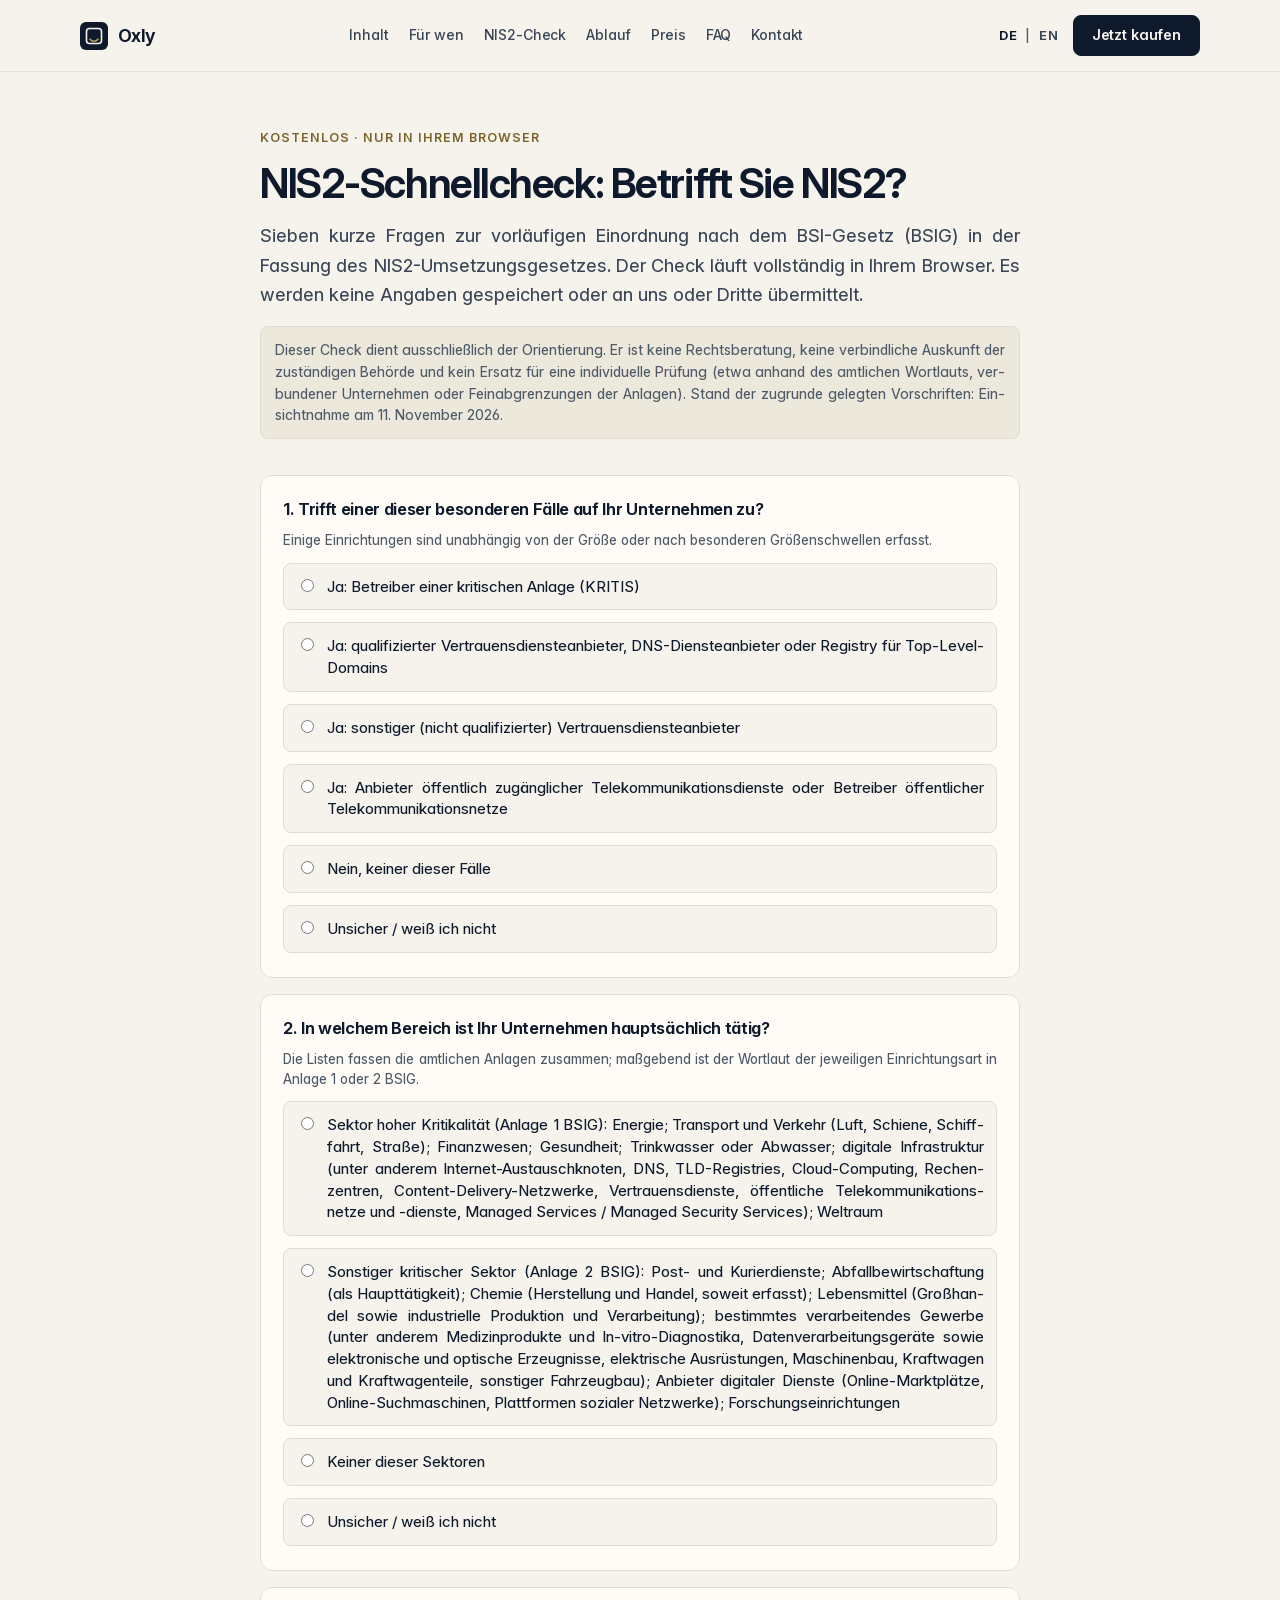
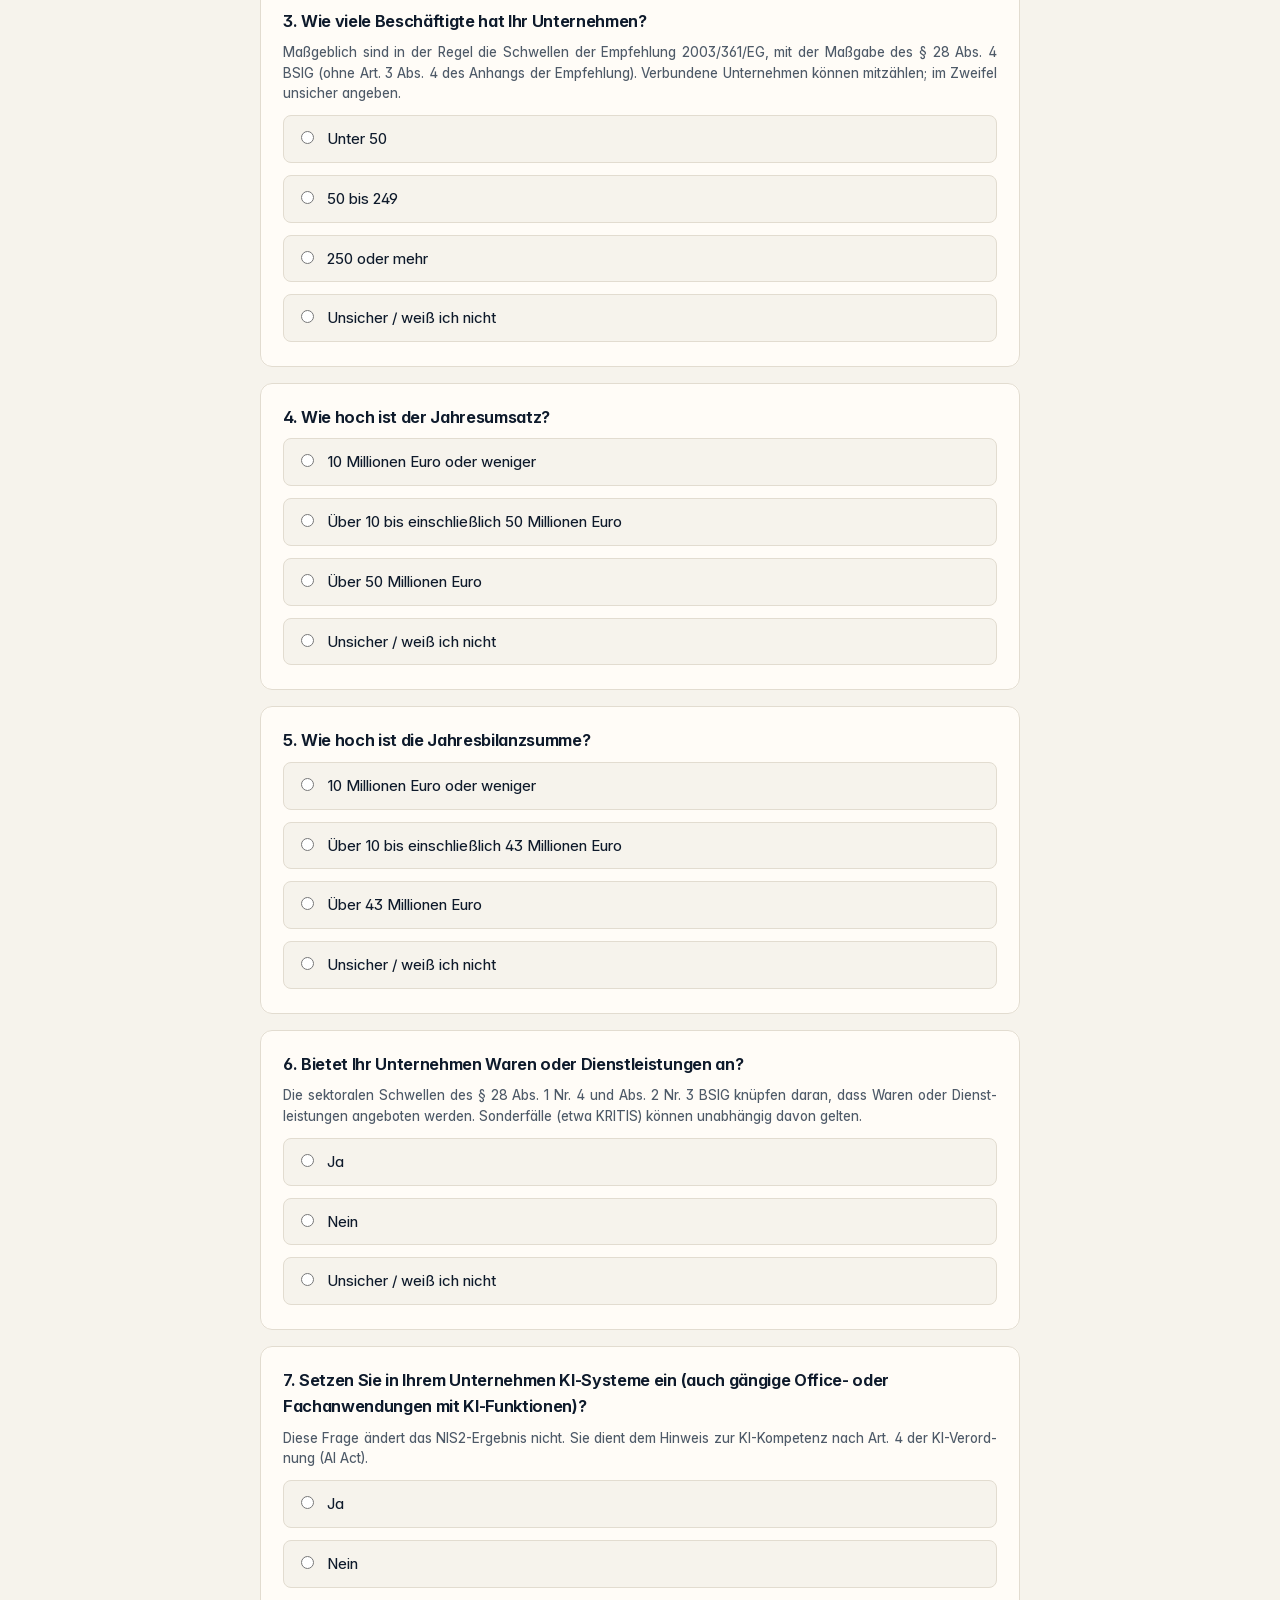
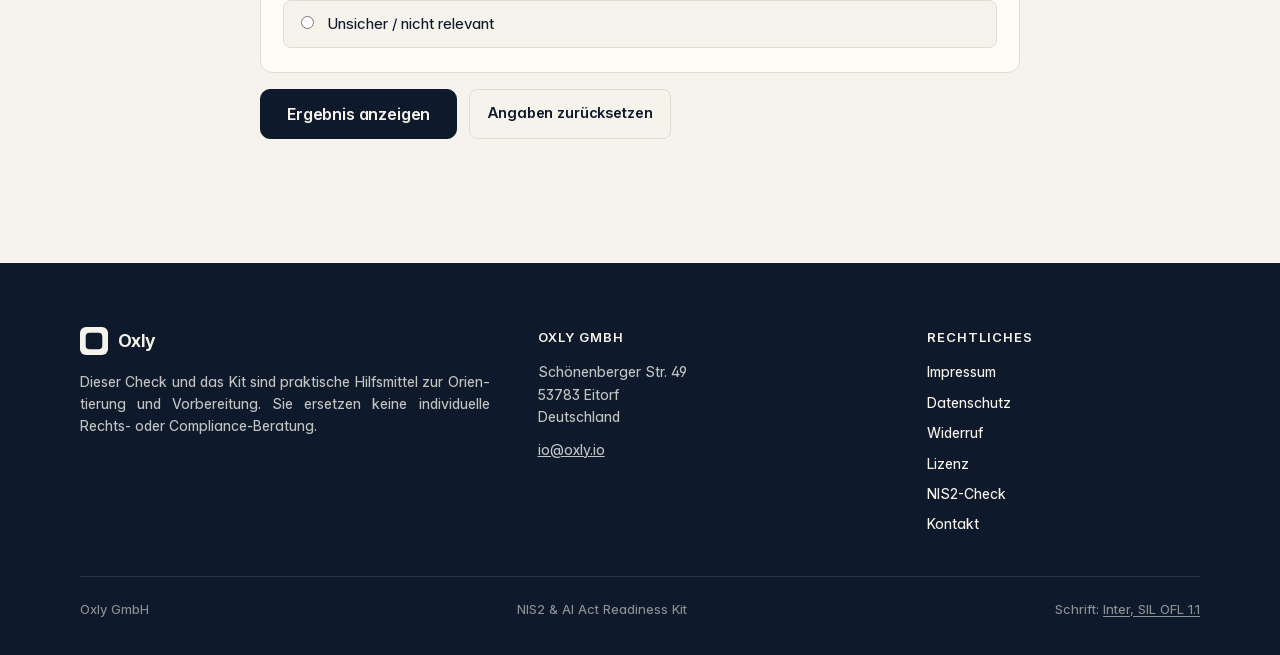
<file: nis2-check.html>
<!DOCTYPE html>
<html lang="de">
<head>
  <meta charset="utf-8">
  <meta name="viewport" content="width=device-width, initial-scale=1">
  <title>NIS2-Schnellcheck: Betrifft Sie NIS2? | Oxly</title>
  <meta name="description" content="Kostenloser NIS2-Schnellcheck für den deutschen Mittelstand. Läuft nur in Ihrem Browser, es werden keine Angaben übermittelt. Orientierung, keine Rechtsberatung.">
  <meta property="og:title" content="NIS2-Schnellcheck: Betrifft Sie NIS2? | Oxly">
  <meta property="og:description" content="Kostenloser, rein clientseitiger Schnellcheck zur vorläufigen Einordnung nach dem BSIG. Orientierung, keine Rechtsberatung.">
  <meta property="og:type" content="website">
  <link rel="icon" href="data:image/svg+xml,%3Csvg xmlns='http://www.w3.org/2000/svg' viewBox='0 0 32 32'%3E%3Crect width='32' height='32' rx='6' fill='%230E1A2B'/%3E%3Ctext x='16' y='22' text-anchor='middle' font-family='Georgia,serif' font-size='16' fill='%23F6F3EC'%3EO%3C/text%3E%3C/svg%3E">
  <link rel="stylesheet" href="styles.css">
  <link rel="alternate" hreflang="de" href="https://oxly-compliance.de/nis2-check.html">
  <link rel="alternate" hreflang="en" href="https://oxly-compliance.de/en/nis2-check.html">
  <link rel="alternate" hreflang="x-default" href="https://oxly-compliance.de/nis2-check.html">
</head>
<body>
  <a class="skip" href="#main">Zum Inhalt springen</a>

  <header class="header no-print">
    <div class="wrap header-inner">
      <a class="logo" href="index.html" aria-label="Oxly – zur Startseite">
        <svg class="logo-mark" viewBox="0 0 28 28" aria-hidden="true">
          <rect width="28" height="28" rx="6" fill="#0E1A2B"/>
          <rect x="6.5" y="6.5" width="15" height="15" rx="3" fill="none" stroke="#F6F3EC" stroke-width="1.6"/>
          <path d="M10 17.2c1.1 1.3 2.5 2 4 2s2.9-.7 4-2" fill="none" stroke="#C4A35A" stroke-width="1.6" stroke-linecap="round"/>
        </svg>
        <span class="logo-word">Oxly</span>
      </a>
      <nav class="nav" aria-label="Seitennavigation">
        <a href="index.html#inhalt">Inhalt</a>
        <a href="index.html#fuer-wen">Für wen</a>
        <a href="nis2-check.html" aria-current="page">NIS2-Check</a>
        <a href="index.html#ablauf">Ablauf</a>
        <a href="index.html#preis">Preis</a>
        <a href="index.html#faq">FAQ</a>
        <a href="index.html#kontakt">Kontakt</a>
      </nav>
      <div class="header-tools">
        <nav class="lang-switch" aria-label="Sprache / Language">
          <a href="nis2-check.html" lang="de" hreflang="de" aria-current="page">DE</a>
          <span class="lang-sep" aria-hidden="true">|</span>
          <a href="en/nis2-check.html" lang="en" hreflang="en">EN</a>
        </nav>
        <a class="btn btn-primary js-buy" data-buy href="https://oxly.lemonsqueezy.com/checkout/buy/932510b3-8b38-464d-8cc8-acfaef03025f">Jetzt kaufen</a>
      </div>
    </div>
  </header>

  <main id="main" class="check-page">
    <div class="wrap check-wrap">
      <div class="check-intro">
      <p class="section-kicker">Kostenlos · Nur in Ihrem Browser</p>
      <h1>NIS2-Schnellcheck: Betrifft Sie NIS2?</h1>
      <p class="lead">Sieben kurze Fragen zur vor­läu­fi­gen Ein­ord­nung nach dem BSI-Gesetz (BSIG) in der Fassung des NIS2-Umset­zungs­ge­set­zes. Der Check läuft voll­stän­dig in Ihrem Browser. Es werden keine Angaben gespei­chert oder an uns oder Dritte über­mit­telt.</p>
      <p class="check-disclaimer">Dieser Check dient aus­schließ­lich der Ori­en­tie­rung. Er ist keine Rechts­be­ra­tung, keine ver­bind­li­che Aus­kunft der zustän­di­gen Behörde und kein Ersatz für eine indi­vi­du­elle Prüfung (etwa anhand des amt­li­chen Wort­lauts, ver­bun­de­ner Unter­neh­men oder Fein­ab­gren­zun­gen der Anlagen). Stand der zugrunde geleg­ten Vor­schrif­ten: Ein­sicht­nahme am 11. Novem­ber 2026.</p>
      </div>

      <form id="nis2-form" class="check-form" action="#" method="get">
        <fieldset class="q">
          <legend>1. Trifft einer dieser beson­de­ren Fälle auf Ihr Unter­neh­men zu?</legend>
          <p class="q-hint">Einige Ein­rich­tun­gen sind unab­hän­gig von der Größe oder nach beson­de­ren Grö­ßen­schwel­len erfasst.</p>
          <label class="choice"><input type="radio" name="special" value="kritis" required> Ja: Betrei­ber einer kri­ti­schen Anlage (KRITIS)</label>
          <label class="choice"><input type="radio" name="special" value="qualified_dns_tld"> Ja: qua­li­fi­zier­ter Ver­trau­ens­diens­tean­bie­ter, DNS-Diens­tean­bie­ter oder Regis­try für Top-Level-Domains</label>
          <label class="choice"><input type="radio" name="special" value="trust_other"> Ja: sons­ti­ger (nicht qua­li­fi­zier­ter) Ver­trau­ens­diens­tean­bie­ter</label>
          <label class="choice"><input type="radio" name="special" value="telecom"> Ja: Anbie­ter öffent­lich zugäng­li­cher Tele­kom­mu­ni­ka­ti­ons­dienste oder Betrei­ber öffent­li­cher Tele­kom­mu­ni­ka­ti­ons­netze</label>
          <label class="choice"><input type="radio" name="special" value="none"> Nein, keiner dieser Fälle</label>
          <label class="choice"><input type="radio" name="special" value="unsure"> Unsi­cher / weiß ich nicht</label>
        </fieldset>

        <fieldset class="q">
          <legend>2. In welchem Bereich ist Ihr Unter­neh­men haupt­säch­lich tätig?</legend>
          <p class="q-hint">Die Listen fassen die amt­li­chen Anlagen zusam­men; maß­ge­bend ist der Wort­laut der jewei­li­gen Ein­rich­tungs­art in Anlage 1 oder 2 BSIG.</p>
          <label class="choice"><input type="radio" name="sector" value="annex1" required> Sektor hoher Kri­ti­ka­li­tät (Anlage 1 BSIG): Energie; Trans­port und Verkehr (Luft, Schiene, Schiff­fahrt, Straße); Finanz­we­sen; Gesund­heit; Trink­was­ser oder Abwas­ser; digi­tale Infra­s­truk­tur (unter anderem Inter­net-Aus­tausch­kno­ten, DNS, TLD-Regis­tries, Cloud-Com­pu­ting, Rechen­zen­tren, Content-Deli­very-Netz­werke, Ver­trau­ens­dienste, öffent­li­che Tele­kom­mu­ni­ka­ti­ons­netze und -dienste, Managed Ser­vices / Managed Secu­rity Ser­vices); Welt­raum</label>
          <label class="choice"><input type="radio" name="sector" value="annex2"> Sons­ti­ger kri­ti­scher Sektor (Anlage 2 BSIG): Post- und Kurier­dienste; Abfall­be­wirt­schaf­tung (als Haupt­tä­tig­keit); Chemie (Her­stel­lung und Handel, soweit erfasst); Lebens­mit­tel (Groß­han­del sowie indus­tri­elle Pro­duk­tion und Ver­a­r­bei­tung); bestimm­tes ver­a­r­bei­ten­des Gewerbe (unter anderem Medi­zin­pro­dukte und In-vitro-Dia­gno­s­tika, Daten­ver­a­r­bei­tungs­ge­räte sowie elek­tro­ni­sche und opti­sche Erzeug­nisse, elek­tri­sche Aus­rüs­tun­gen, Maschi­nen­bau, Kraft­wa­gen und Kraft­w­agen­t­eile, sons­ti­ger Fahr­zeug­bau); Anbie­ter digi­ta­ler Dienste (Online-Markt­plätze, Online-Such­ma­schi­nen, Platt­for­men sozi­a­ler Netz­werke); For­schungs­ein­rich­tun­gen</label>
          <label class="choice"><input type="radio" name="sector" value="none"> Keiner dieser Sek­to­ren</label>
          <label class="choice"><input type="radio" name="sector" value="unsure"> Unsi­cher / weiß ich nicht</label>
        </fieldset>

        <fieldset class="q">
          <legend>3. Wie viele Beschäf­tigte hat Ihr Unter­neh­men?</legend>
          <p class="q-hint">Maß­geb­lich sind in der Regel die Schwel­len der Emp­feh­lung 2003/361/EG, mit der Maßgabe des § 28 Abs. 4 BSIG (ohne Art. 3 Abs. 4 des Anhangs der Emp­feh­lung). Ver­bun­dene Unter­neh­men können mit­zäh­len; im Zweifel unsi­cher angeben.</p>
          <label class="choice"><input type="radio" name="employees" value="under50" required> Unter 50</label>
          <label class="choice"><input type="radio" name="employees" value="50to249"> 50 bis 249</label>
          <label class="choice"><input type="radio" name="employees" value="250plus"> 250 oder mehr</label>
          <label class="choice"><input type="radio" name="employees" value="unsure"> Unsi­cher / weiß ich nicht</label>
        </fieldset>

        <fieldset class="q">
          <legend>4. Wie hoch ist der Jah­res­um­satz?</legend>
          <label class="choice"><input type="radio" name="turnover" value="upto10" required> 10 Mil­li­o­nen Euro oder weniger</label>
          <label class="choice"><input type="radio" name="turnover" value="over10_50"> Über 10 bis ein­schließ­lich 50 Mil­li­o­nen Euro</label>
          <label class="choice"><input type="radio" name="turnover" value="over50"> Über 50 Mil­li­o­nen Euro</label>
          <label class="choice"><input type="radio" name="turnover" value="unsure"> Unsi­cher / weiß ich nicht</label>
        </fieldset>

        <fieldset class="q">
          <legend>5. Wie hoch ist die Jah­res­bi­lanz­summe?</legend>
          <label class="choice"><input type="radio" name="balance" value="upto10" required> 10 Mil­li­o­nen Euro oder weniger</label>
          <label class="choice"><input type="radio" name="balance" value="over10_43"> Über 10 bis ein­schließ­lich 43 Mil­li­o­nen Euro</label>
          <label class="choice"><input type="radio" name="balance" value="over43"> Über 43 Mil­li­o­nen Euro</label>
          <label class="choice"><input type="radio" name="balance" value="unsure"> Unsi­cher / weiß ich nicht</label>
        </fieldset>

        <fieldset class="q">
          <legend>6. Bietet Ihr Unter­neh­men Waren oder Dienst­leis­tun­gen an?</legend>
          <p class="q-hint">Die sek­to­ra­len Schwel­len des § 28 Abs. 1 Nr. 4 und Abs. 2 Nr. 3 BSIG knüpfen daran, dass Waren oder Dienst­leis­tun­gen ange­bo­ten werden. Son­der­fälle (etwa KRITIS) können unab­hän­gig davon gelten.</p>
          <label class="choice"><input type="radio" name="offers" value="yes" required> Ja</label>
          <label class="choice"><input type="radio" name="offers" value="no"> Nein</label>
          <label class="choice"><input type="radio" name="offers" value="unsure"> Unsi­cher / weiß ich nicht</label>
        </fieldset>

        <fieldset class="q">
          <legend>7. Setzen Sie in Ihrem Unter­neh­men KI-Systeme ein (auch gängige Office- oder Fachan­wen­dun­gen mit KI-Funk­ti­o­nen)?</legend>
          <p class="q-hint">Diese Frage ändert das NIS2-Ergeb­nis nicht. Sie dient dem Hinweis zur KI-Kom­pe­tenz nach Art. 4 der KI-Ver­ord­nung (AI Act).</p>
          <label class="choice"><input type="radio" name="usesAi" value="yes"> Ja</label>
          <label class="choice"><input type="radio" name="usesAi" value="no"> Nein</label>
          <label class="choice"><input type="radio" name="usesAi" value="unsure"> Unsi­cher / nicht rele­vant</label>
        </fieldset>

        <div class="check-actions no-print">
          <button class="btn btn-primary btn-lg" type="submit">Ergebnis anzeigen</button>
          <button class="btn btn-reset" type="reset" id="nis2-reset">Angaben zurücksetzen</button>
        </div>
      </form>

      <section id="nis2-result" class="check-result" hidden aria-live="polite"></section>
    </div>
  </main>

  <footer class="footer no-print">
    <div class="wrap">
      <div class="footer-grid">
        <div>
          <a class="logo" href="index.html" aria-label="Oxly">
            <svg class="logo-mark" viewBox="0 0 28 28" aria-hidden="true">
              <rect width="28" height="28" rx="6" fill="#F6F3EC"/>
              <rect x="6.5" y="6.5" width="15" height="15" rx="3" fill="none" stroke="#0E1A2B" stroke-width="1.6"/>
              <path d="M10 17.2c1.1 1.3 2.5 2 4 2s2.9-.7 4-2" fill="none" stroke="#7C6228" stroke-width="1.6" stroke-linecap="round"/>
            </svg>
            <span class="logo-word">Oxly</span>
          </a>
          <p class="disclaimer">Dieser Check und das Kit sind prak­ti­sche Hilfs­mit­tel zur Ori­en­tie­rung und Vor­be­rei­tung. Sie erset­zen keine indi­vi­du­elle Rechts- oder Com­pli­ance-Bera­tung.</p>
        </div>
        <div>
          <h3>Oxly GmbH</h3>
          <p>Schö­nen­ber­ger Str. 49<br>53783 Eitorf<br>Deut­sch­land</p>
          <p><a href="mailto:io@oxly.io">io@oxly.io</a></p>
        </div>
        <div>
          <h3>Rechtliches</h3>
          <div class="footer-links">
            <a href="impressum.html">Impres­sum</a>
            <a href="datenschutz.html">Daten­schutz</a>
            <a href="widerruf.html">Wider­ruf</a>
            <a href="lizenz.html">Lizenz</a>
            <a href="nis2-check.html">NIS2-Check</a>
            <a href="index.html#kontakt">Kontakt</a>
          </div>
        </div>
      </div>
      <div class="footer-bottom">
        <span>Oxly GmbH</span>
        <span>NIS2 &amp; AI Act Rea­di­ness Kit</span>
        <span>Schrift: <a href="fonts/OFL.txt">Inter, SIL OFL 1.1</a></span>
      </div>
    </div>
  </footer>

  <script src="nis2-check.js"></script>
  <script>
    const BUY_URL = 'https://oxly.lemonsqueezy.com/checkout/buy/932510b3-8b38-464d-8cc8-acfaef03025f';
    document.querySelectorAll('[data-buy]').forEach(function (el) {
      el.setAttribute('href', BUY_URL);
    });
    document.querySelectorAll('.lang-switch a').forEach(function (el) {
      var href = el.getAttribute('href');
      if (href && location.hash) el.setAttribute('href', href.split('#')[0] + location.hash);
    });
    OxlyNis2.bindForm({ lang: 'de', buyUrl: BUY_URL });
  </script>
</body>
</html>
</file>
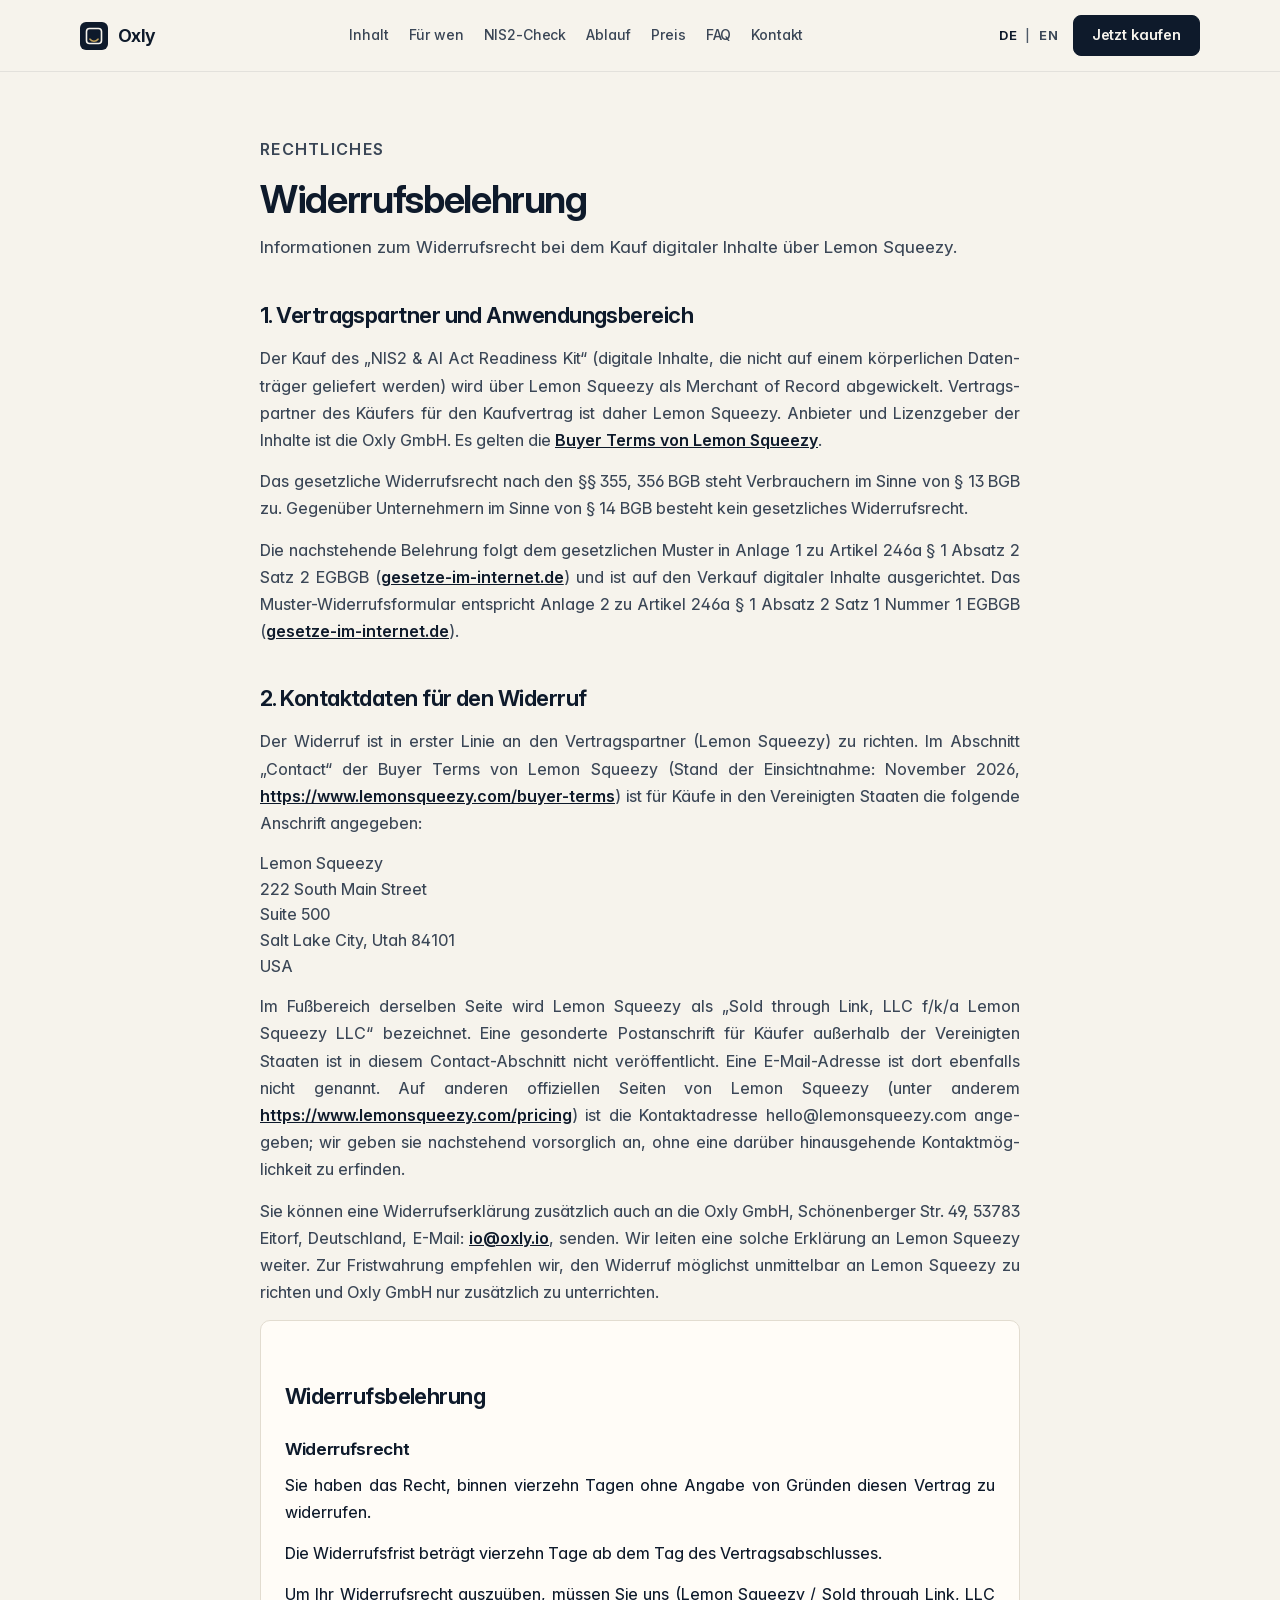
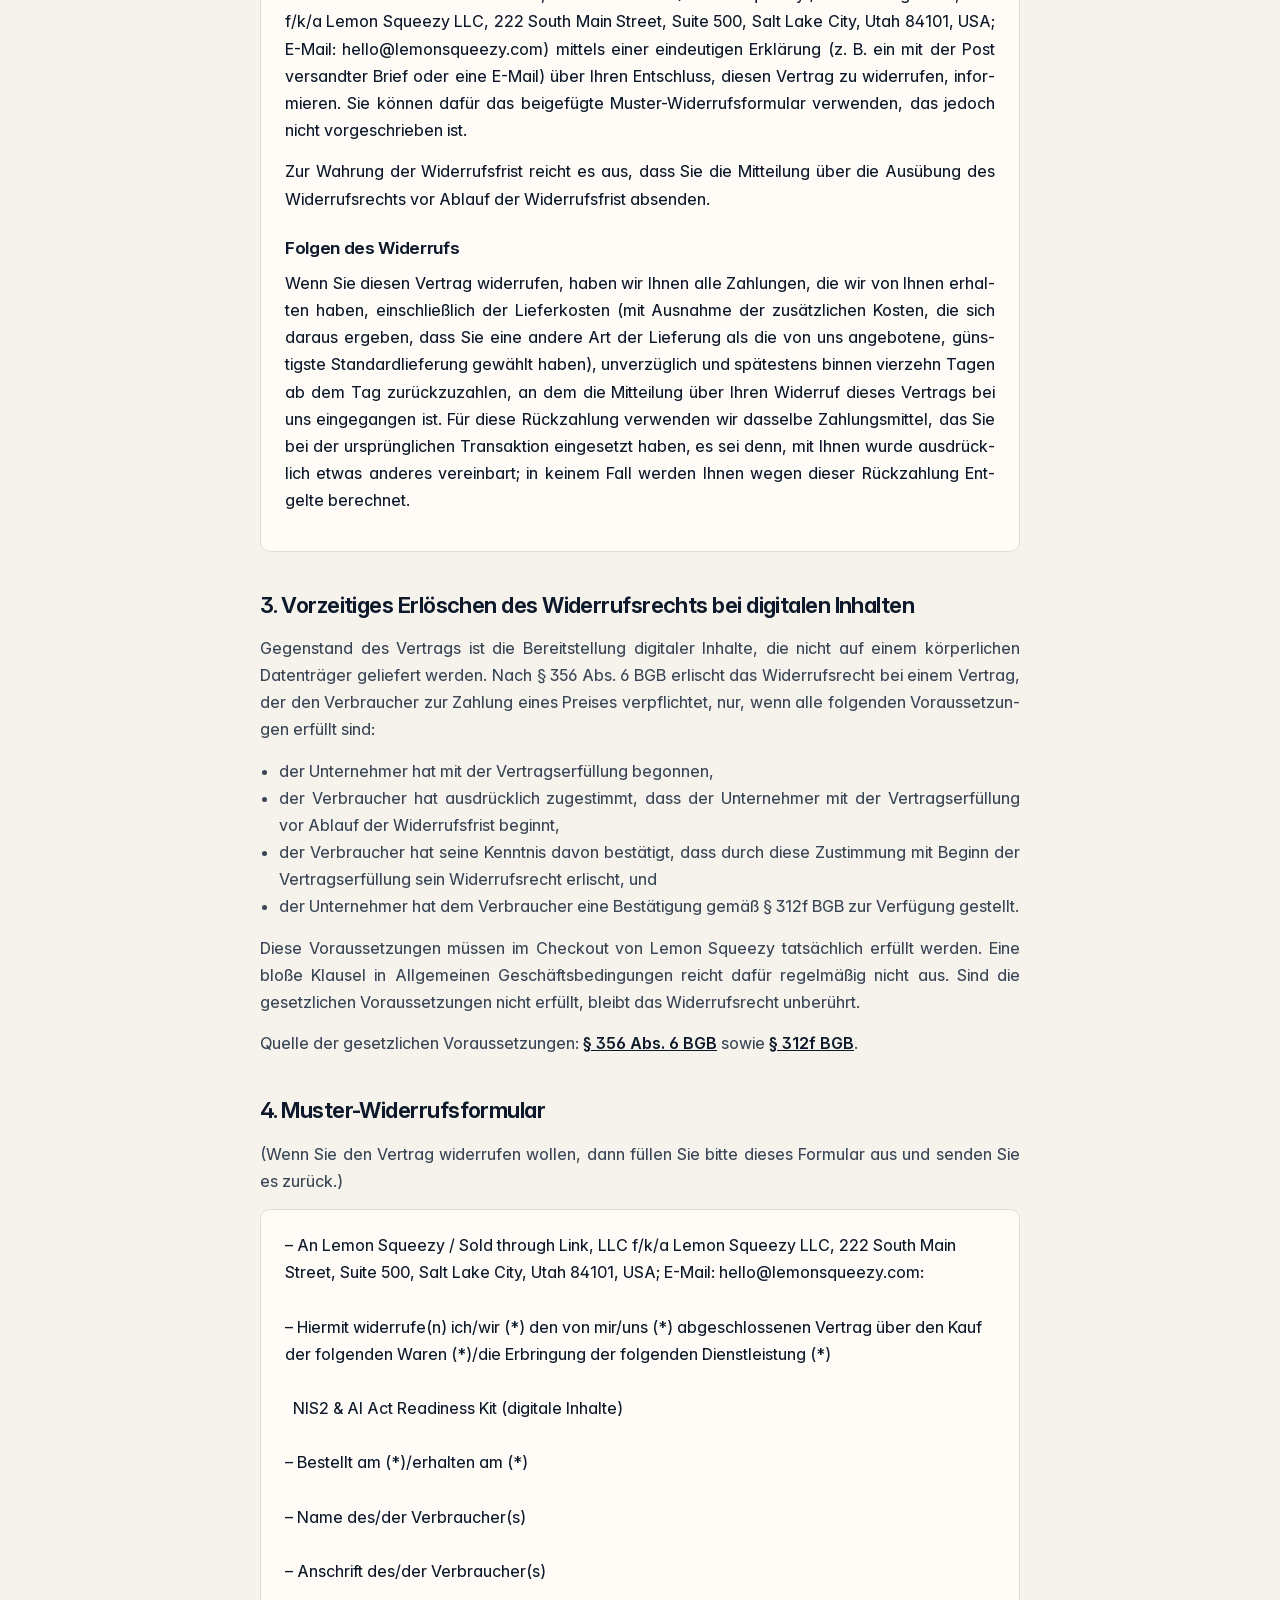
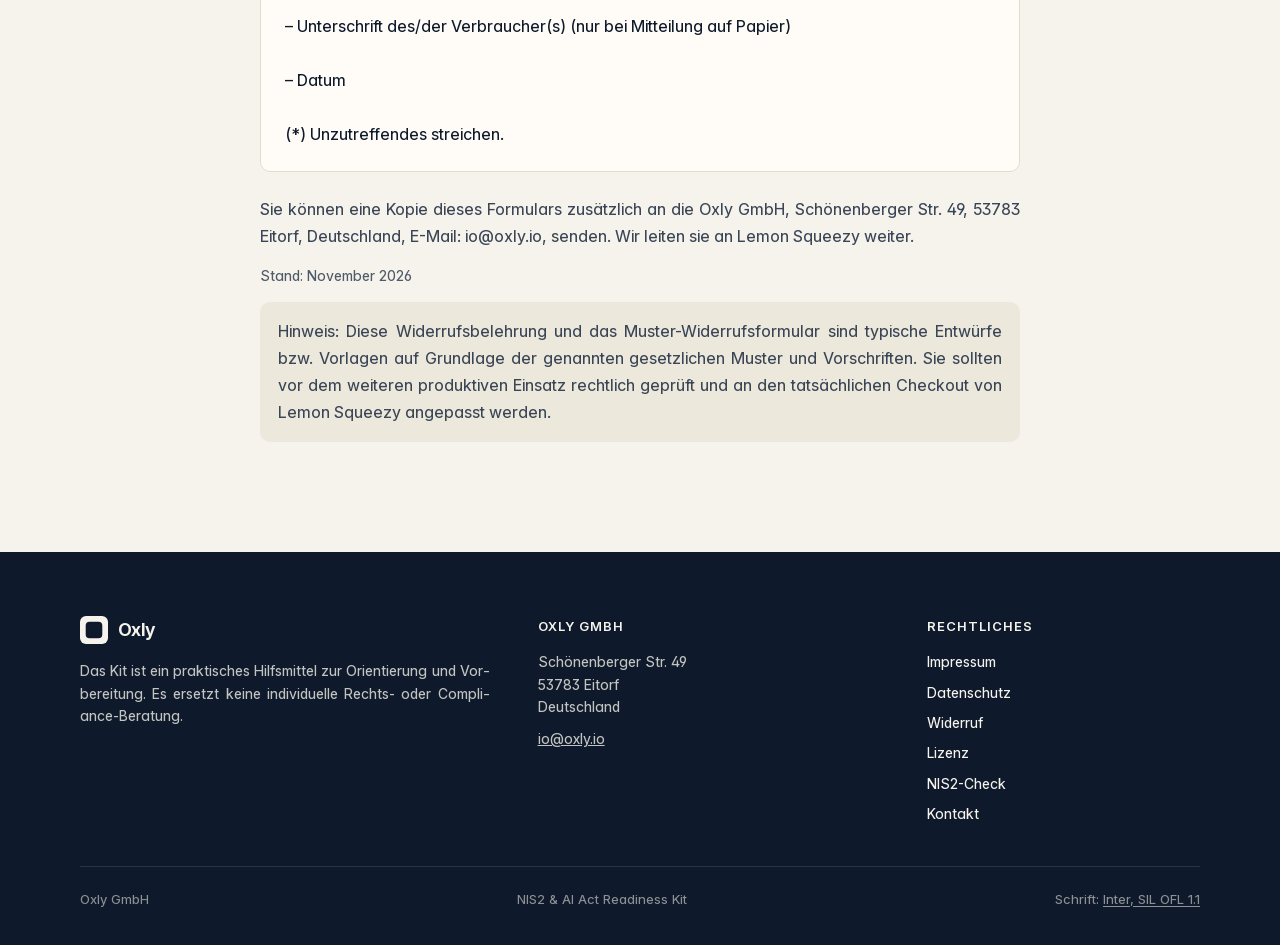
<file: widerruf.html>
<!DOCTYPE html>
<html lang="de">
<head>
  <meta charset="utf-8">
  <meta name="viewport" content="width=device-width, initial-scale=1">
  <title>Widerrufsbelehrung | Oxly GmbH</title>
  <meta name="description" content="Widerrufsbelehrung und Muster-Widerrufsformular für das NIS2 & AI Act Readiness Kit.">
  <link rel="icon" href="data:image/svg+xml,%3Csvg xmlns='http://www.w3.org/2000/svg' viewBox='0 0 32 32'%3E%3Crect width='32' height='32' rx='6' fill='%230E1A2B'/%3E%3Ctext x='16' y='22' text-anchor='middle' font-family='Georgia,serif' font-size='16' fill='%23F6F3EC'%3EO%3C/text%3E%3C/svg%3E">
  <link rel="stylesheet" href="styles.css">
  <link rel="alternate" hreflang="de" href="https://oxly-compliance.de/widerruf.html">
  <link rel="alternate" hreflang="en" href="https://oxly-compliance.de/en/withdrawal.html">
  <link rel="alternate" hreflang="x-default" href="https://oxly-compliance.de/widerruf.html">
</head>
<body>
  <a class="skip" href="#main">Zum Inhalt springen</a>

  <header class="header">
    <div class="wrap header-inner">
      <a class="logo" href="index.html" aria-label="Oxly – zur Startseite">
        <svg class="logo-mark" viewBox="0 0 28 28" aria-hidden="true">
          <rect width="28" height="28" rx="6" fill="#0E1A2B"/>
          <rect x="6.5" y="6.5" width="15" height="15" rx="3" fill="none" stroke="#F6F3EC" stroke-width="1.6"/>
          <path d="M10 17.2c1.1 1.3 2.5 2 4 2s2.9-.7 4-2" fill="none" stroke="#C4A35A" stroke-width="1.6" stroke-linecap="round"/>
        </svg>
        <span class="logo-word">Oxly</span>
      </a>
      <nav class="nav" aria-label="Seitennavigation">
        <a href="index.html#inhalt">Inhalt</a>
        <a href="index.html#fuer-wen">Für wen</a>
        <a href="nis2-check.html">NIS2-Check</a>
        <a href="index.html#ablauf">Ablauf</a>
        <a href="index.html#preis">Preis</a>
        <a href="index.html#faq">FAQ</a>
        <a href="index.html#kontakt">Kontakt</a>
      </nav>
      <div class="header-tools">
        <nav class="lang-switch" aria-label="Sprache / Language">
          <a href="widerruf.html" lang="de" hreflang="de" aria-current="page">DE</a>
          <span class="lang-sep" aria-hidden="true">|</span>
          <a href="en/withdrawal.html" lang="en" hreflang="en">EN</a>
        </nav>
        <a class="btn btn-primary js-buy" data-buy href="https://oxly.lemonsqueezy.com/checkout/buy/932510b3-8b38-464d-8cc8-acfaef03025f">Jetzt kaufen</a>
      </div>
    </div>
  </header>

  <main id="main" class="legal">
    <div class="wrap legal-inner">
      <p class="section-kicker">Rechtliches</p>
      <h1>Widerrufsbelehrung</h1>
      <p class="lead">Infor­ma­ti­o­nen zum Wider­rufs­recht bei dem Kauf digi­ta­ler Inhalte über Lemon Squeezy.</p>

      <h2>1. Vertragspartner und Anwendungsbereich</h2>
      <p>Der Kauf des „NIS2 &amp; AI Act Rea­di­ness Kit“ (digi­tale Inhalte, die nicht auf einem kör­per­li­chen Daten­trä­ger gelie­fert werden) wird über Lemon Squeezy als Mer­chant of Record abge­wi­ckelt. Ver­trags­part­ner des Käufers für den Kauf­ver­trag ist daher Lemon Squeezy. Anbie­ter und Lizenz­ge­ber der Inhalte ist die Oxly GmbH. Es gelten die <a href="https://www.lemonsqueezy.com/buyer-terms" rel="noopener noreferrer">Buyer Terms von Lemon Squeezy</a>.</p>
      <p>Das gesetz­li­che Wider­rufs­recht nach den §§ 355, 356 BGB steht Ver­brau­chern im Sinne von § 13 BGB zu. Gegen­über Unter­neh­mern im Sinne von § 14 BGB besteht kein gesetz­li­ches Wider­rufs­recht.</p>
      <p>Die nach­ste­hende Beleh­rung folgt dem gesetz­li­chen Muster in Anlage 1 zu Artikel 246a § 1 Absatz 2 Satz 2 EGBGB (<a href="https://www.gesetze-im-internet.de/bgbeg/art_253anlage_1.html" rel="noopener noreferrer">gesetze-im-inter­net.de</a>) und ist auf den Verkauf digi­ta­ler Inhalte aus­ge­rich­tet. Das Muster-Wider­rufs­for­mu­lar ent­spricht Anlage 2 zu Artikel 246a § 1 Absatz 2 Satz 1 Nummer 1 EGBGB (<a href="https://www.gesetze-im-internet.de/bgbeg/art_253anlage_2.html" rel="noopener noreferrer">gesetze-im-inter­net.de</a>).</p>

      <h2>2. Kontaktdaten für den Widerruf</h2>
      <p>Der Wider­ruf ist in erster Linie an den Ver­trags­part­ner (Lemon Squeezy) zu richten. Im Abschnitt „Contact“ der Buyer Terms von Lemon Squeezy (Stand der Ein­sicht­nahme: Novem­ber 2026, <a href="https://www.lemonsqueezy.com/buyer-terms" rel="noopener noreferrer">https://www.lemons­queezy.com/buyer-terms</a>) ist für Käufe in den Ver­ei­nig­ten Staaten die fol­gende Anschrift ange­ge­ben:</p>
      <address>
        Lemon Squeezy<br>
        222 South Main Street<br>
        Suite 500<br>
        Salt Lake City, Utah 84101<br>
        USA
      </address>
      <p>Im Fuß­be­reich der­sel­ben Seite wird Lemon Squeezy als „Sold through Link, LLC f/k/a Lemon Squeezy LLC“ bezeich­net. Eine geson­derte Post­an­schrift für Käufer außer­halb der Ver­ei­nig­ten Staaten ist in diesem Contact-Abschnitt nicht ver­öf­fent­licht. Eine E-Mail-Adresse ist dort eben­falls nicht genannt. Auf anderen offi­zi­el­len Seiten von Lemon Squeezy (unter anderem <a href="https://www.lemonsqueezy.com/pricing" rel="noopener noreferrer">https://www.lemons­queezy.com/pricing</a>) ist die Kon­takt­adresse hello@lemons­queezy.com ange­ge­ben; wir geben sie nach­ste­hend vor­sorg­lich an, ohne eine darüber hin­aus­ge­hende Kon­takt­mög­lich­keit zu erfin­den.</p>
      <p>Sie können eine Wider­rufs­er­klä­rung zusätz­lich auch an die Oxly GmbH, Schö­nen­ber­ger Str. 49, 53783 Eitorf, Deut­sch­land, E-Mail: <a href="mailto:io@oxly.io">io@oxly.io</a>, senden. Wir leiten eine solche Erklä­rung an Lemon Squeezy weiter. Zur Frist­wah­rung emp­feh­len wir, den Wider­ruf mög­lichst unmit­tel­bar an Lemon Squeezy zu richten und Oxly GmbH nur zusätz­lich zu unter­rich­ten.</p>

      <div class="widerruf-box">
        <h2>Widerrufsbelehrung</h2>
        <h3>Widerrufsrecht</h3>
        <p>Sie haben das Recht, binnen vier­zehn Tagen ohne Angabe von Gründen diesen Vertrag zu wider­ru­fen.</p>
        <p>Die Wider­rufs­frist beträgt vier­zehn Tage ab dem Tag des Ver­trags­ab­schlus­ses.</p>
        <p>Um Ihr Wider­rufs­recht aus­zu­ü­ben, müssen Sie uns (Lemon Squeezy / Sold through Link, LLC f/k/a Lemon Squeezy LLC, 222 South Main Street, Suite 500, Salt Lake City, Utah 84101, USA; E-Mail: hello@lemons­queezy.com) mittels einer ein­deu­ti­gen Erklä­rung (z. B. ein mit der Post ver­sand­ter Brief oder eine E-Mail) über Ihren Ent­schluss, diesen Vertrag zu wider­ru­fen, infor­mie­ren. Sie können dafür das bei­ge­fügte Muster-Wider­rufs­for­mu­lar ver­wen­den, das jedoch nicht vor­ge­schrie­ben ist.</p>
        <p>Zur Wahrung der Wider­rufs­frist reicht es aus, dass Sie die Mit­tei­lung über die Aus­übung des Wider­rufs­rechts vor Ablauf der Wider­rufs­frist absen­den.</p>
        <h3>Folgen des Widerrufs</h3>
        <p>Wenn Sie diesen Vertrag wider­ru­fen, haben wir Ihnen alle Zah­lun­gen, die wir von Ihnen erhal­ten haben, ein­schließ­lich der Lie­fer­kos­ten (mit Aus­nahme der zusätz­li­chen Kosten, die sich daraus ergeben, dass Sie eine andere Art der Lie­fe­rung als die von uns ange­bo­tene, güns­tigste Stan­dard­lie­fe­rung gewählt haben), unver­züg­lich und spä­tes­tens binnen vier­zehn Tagen ab dem Tag zurück­zu­zah­len, an dem die Mit­tei­lung über Ihren Wider­ruf dieses Ver­trags bei uns ein­ge­gan­gen ist. Für diese Rück­zah­lung ver­wen­den wir das­selbe Zah­lungs­mit­tel, das Sie bei der ursprüng­li­chen Trans­ak­tion ein­ge­setzt haben, es sei denn, mit Ihnen wurde aus­drü­ck­lich etwas anderes ver­ein­bart; in keinem Fall werden Ihnen wegen dieser Rück­zah­lung Ent­gelte berech­net.</p>
      </div>

      <h2>3. Vorzeitiges Erlöschen des Widerrufsrechts bei digitalen Inhalten</h2>
      <p>Gegen­stand des Ver­trags ist die Bereit­stel­lung digi­ta­ler Inhalte, die nicht auf einem kör­per­li­chen Daten­trä­ger gelie­fert werden. Nach § 356 Abs. 6 BGB erlischt das Wider­rufs­recht bei einem Vertrag, der den Ver­brau­cher zur Zahlung eines Preises ver­pflich­tet, nur, wenn alle fol­gen­den Vor­aus­set­zun­gen erfüllt sind:</p>
      <ul>
        <li>der Unter­neh­mer hat mit der Ver­trags­er­fül­lung begon­nen,</li>
        <li>der Ver­brau­cher hat aus­drü­ck­lich zuge­stimmt, dass der Unter­neh­mer mit der Ver­trags­er­fül­lung vor Ablauf der Wider­rufs­frist beginnt,</li>
        <li>der Ver­brau­cher hat seine Kennt­nis davon bestä­tigt, dass durch diese Zustim­mung mit Beginn der Ver­trags­er­fül­lung sein Wider­rufs­recht erlischt, und</li>
        <li>der Unter­neh­mer hat dem Ver­brau­cher eine Bestä­ti­gung gemäß § 312f BGB zur Ver­fü­gung gestellt.</li>
      </ul>
      <p>Diese Vor­aus­set­zun­gen müssen im Check­out von Lemon Squeezy tat­säch­lich erfüllt werden. Eine bloße Klausel in All­ge­mei­nen Geschäfts­be­din­gun­gen reicht dafür regel­mä­ßig nicht aus. Sind die gesetz­li­chen Vor­aus­set­zun­gen nicht erfüllt, bleibt das Wider­rufs­recht unbe­rührt.</p>
      <p>Quelle der gesetz­li­chen Vor­aus­set­zun­gen: <a href="https://www.gesetze-im-internet.de/bgb/__356.html" rel="noopener noreferrer">§ 356 Abs. 6 BGB</a> sowie <a href="https://www.gesetze-im-internet.de/bgb/__312f.html" rel="noopener noreferrer">§ 312f BGB</a>.</p>

      <h2>4. Muster-Widerrufsformular</h2>
      <p>(Wenn Sie den Vertrag wider­ru­fen wollen, dann füllen Sie bitte dieses For­mu­lar aus und senden Sie es zurück.)</p>
      <div class="widerruf-box">
<pre class="widerruf-form">– An Lemon Squeezy / Sold through Link, LLC f/k/a Lemon Squeezy LLC, 222 South Main Street, Suite 500, Salt Lake City, Utah 84101, USA; E-Mail: hello@lemonsqueezy.com:

– Hiermit widerrufe(n) ich/wir (*) den von mir/uns (*) abgeschlossenen Vertrag über den Kauf der folgenden Waren (*)/die Erbringung der folgenden Dienstleistung (*)

  NIS2 &amp; AI Act Readiness Kit (digitale Inhalte)

– Bestellt am (*)/erhalten am (*)

– Name des/der Verbraucher(s)

– Anschrift des/der Verbraucher(s)

– Unterschrift des/der Verbraucher(s) (nur bei Mitteilung auf Papier)

– Datum

(*) Unzutreffendes streichen.</pre>
      </div>
      <p>Sie können eine Kopie dieses For­mu­lars zusätz­lich an die Oxly GmbH, Schö­nen­ber­ger Str. 49, 53783 Eitorf, Deut­sch­land, E-Mail: io@oxly.io, senden. Wir leiten sie an Lemon Squeezy weiter.</p>

      <p class="stand">Stand: Novem­ber 2026</p>
      <p class="template-note">Hinweis: Diese Wider­rufs­be­leh­rung und das Muster-Wider­rufs­for­mu­lar sind typi­sche Ent­würfe bzw. Vor­la­gen auf Grund­lage der genann­ten gesetz­li­chen Muster und Vor­schrif­ten. Sie sollten vor dem wei­te­ren pro­duk­ti­ven Einsatz recht­lich geprüft und an den tat­säch­li­chen Check­out von Lemon Squeezy ange­passt werden.</p>

    </div>
  </main>

  <footer class="footer">
    <div class="wrap">
      <div class="footer-grid">
        <div>
          <a class="logo" href="index.html" aria-label="Oxly">
            <svg class="logo-mark" viewBox="0 0 28 28" aria-hidden="true">
              <rect width="28" height="28" rx="6" fill="#F6F3EC"/>
              <rect x="6.5" y="6.5" width="15" height="15" rx="3" fill="none" stroke="#0E1A2B" stroke-width="1.6"/>
              <path d="M10 17.2c1.1 1.3 2.5 2 4 2s2.9-.7 4-2" fill="none" stroke="#7C6228" stroke-width="1.6" stroke-linecap="round"/>
            </svg>
            <span class="logo-word">Oxly</span>
          </a>
          <p class="disclaimer">Das Kit ist ein prak­ti­sches Hilfs­mit­tel zur Ori­en­tie­rung und Vor­be­rei­tung. Es ersetzt keine indi­vi­du­elle Rechts- oder Com­pli­ance-Bera­tung.</p>
        </div>
        <div>
          <h3>Oxly GmbH</h3>
          <p>Schö­nen­ber­ger Str. 49<br>53783 Eitorf<br>Deut­sch­land</p>
          <p><a href="mailto:io@oxly.io">io@oxly.io</a></p>
        </div>
        <div>
          <h3>Rechtliches</h3>
          <div class="footer-links">
            <a href="impressum.html">Impres­sum</a>
            <a href="datenschutz.html">Daten­schutz</a>
            <a href="widerruf.html">Wider­ruf</a>
            <a href="lizenz.html">Lizenz</a>
            <a href="nis2-check.html">NIS2-Check</a>
            <a href="index.html#kontakt">Kontakt</a>
          </div>
        </div>
      </div>
      <div class="footer-bottom">
        <span>Oxly GmbH</span>
        <span>NIS2 &amp; AI Act Rea­di­ness Kit</span>
        <span>Schrift: <a href="fonts/OFL.txt">Inter, SIL OFL 1.1</a></span>
      </div>
    </div>
  </footer>

  <script>
    const BUY_URL = 'https://oxly.lemonsqueezy.com/checkout/buy/932510b3-8b38-464d-8cc8-acfaef03025f';
    document.querySelectorAll('[data-buy]').forEach(function (el) {
      el.setAttribute('href', BUY_URL);
    });
    document.querySelectorAll('.lang-switch a').forEach(function (el) {
      var href = el.getAttribute('href');
      if (href && location.hash) el.setAttribute('href', href.split('#')[0] + location.hash);
    });
  </script>
</body>
</html>
</file>
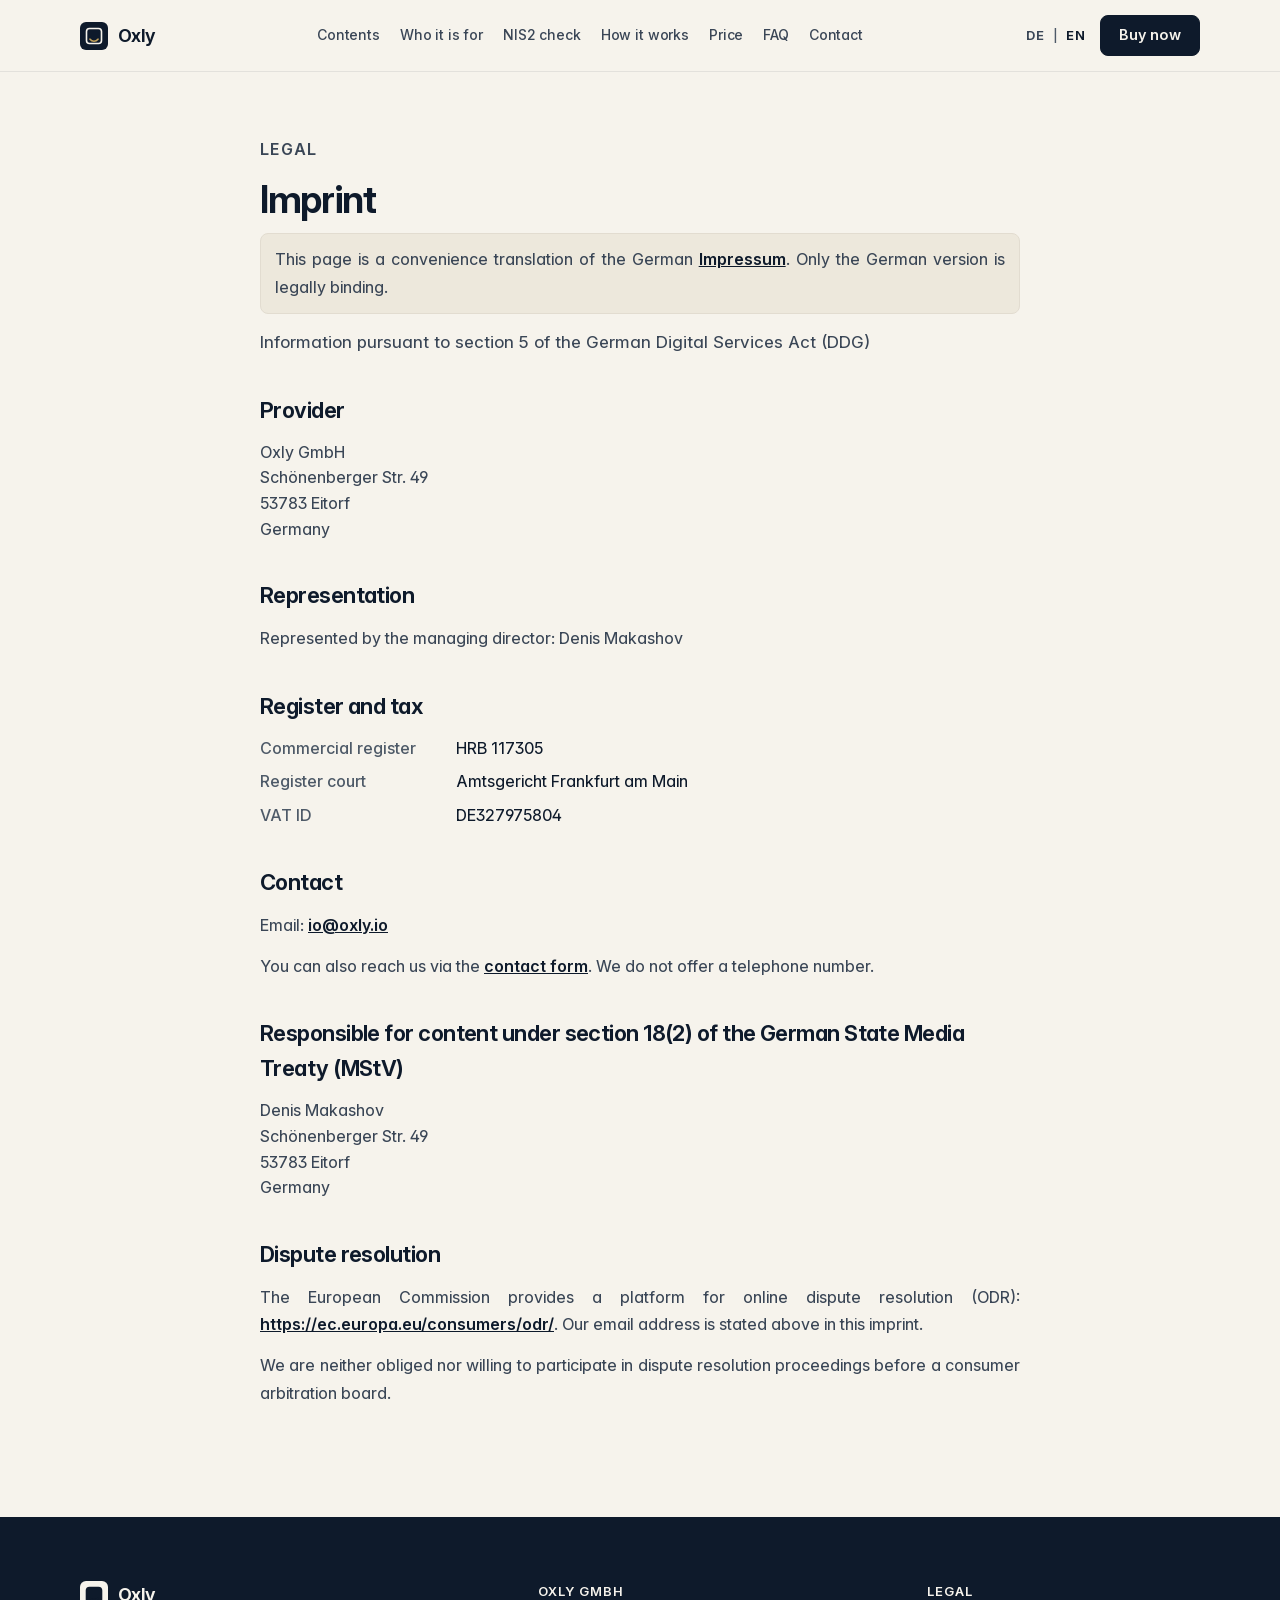
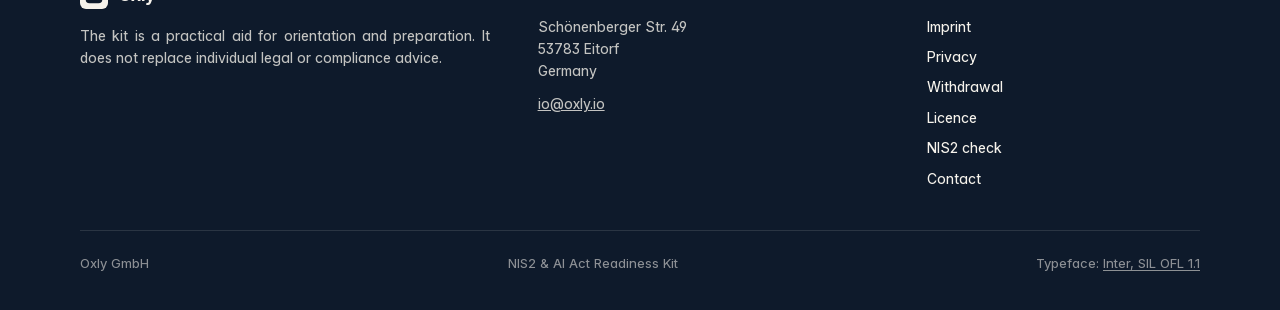
<file: en/imprint.html>
<!DOCTYPE html>
<html lang="en">
<head>
  <meta charset="utf-8">
  <meta name="viewport" content="width=device-width, initial-scale=1">
  <title>Imprint | Oxly</title>
  <meta name="description" content="Imprint of Oxly GmbH pursuant to section 5 DDG. Convenience translation; the German version is legally binding.">
  <meta property="og:title" content="Imprint | Oxly">
  <meta property="og:description" content="Imprint of Oxly GmbH pursuant to section 5 DDG. Convenience translation; the German version is legally binding.">
  <meta property="og:type" content="website">
  <link rel="icon" href="data:image/svg+xml,%3Csvg xmlns='http://www.w3.org/2000/svg' viewBox='0 0 32 32'%3E%3Crect width='32' height='32' rx='6' fill='%230E1A2B'/%3E%3Ctext x='16' y='22' text-anchor='middle' font-family='Georgia,serif' font-size='16' fill='%23F6F3EC'%3EO%3C/text%3E%3C/svg%3E">
  <link rel="stylesheet" href="../styles.css">
  <link rel="alternate" hreflang="de" href="https://oxly-compliance.de/impressum.html">
  <link rel="alternate" hreflang="en" href="https://oxly-compliance.de/en/imprint.html">
  <link rel="alternate" hreflang="x-default" href="https://oxly-compliance.de/impressum.html">
</head>
<body>
  <a class="skip" href="#main">Skip to content</a>

  <header class="header">
    <div class="wrap header-inner">
      <a class="logo" href="index.html" aria-label="Oxly – home">
        <svg class="logo-mark" viewBox="0 0 28 28" aria-hidden="true">
          <rect width="28" height="28" rx="6" fill="#0E1A2B"/>
          <rect x="6.5" y="6.5" width="15" height="15" rx="3" fill="none" stroke="#F6F3EC" stroke-width="1.6"/>
          <path d="M10 17.2c1.1 1.3 2.5 2 4 2s2.9-.7 4-2" fill="none" stroke="#C4A35A" stroke-width="1.6" stroke-linecap="round"/>
        </svg>
        <span class="logo-word">Oxly</span>
      </a>
      <nav class="nav" aria-label="Page navigation">
        <a href="index.html#inhalt">Contents</a>
        <a href="index.html#fuer-wen">Who it is for</a>
        <a href="nis2-check.html">NIS2 check</a>
        <a href="index.html#ablauf">How it works</a>
        <a href="index.html#preis">Price</a>
        <a href="index.html#faq">FAQ</a>
        <a href="index.html#kontakt">Contact</a>
      </nav>
      <div class="header-tools">
        <nav class="lang-switch" aria-label="Language">
          <a href="../impressum.html" lang="de" hreflang="de">DE</a>
          <span class="lang-sep" aria-hidden="true">|</span>
          <a href="imprint.html" lang="en" hreflang="en" aria-current="page">EN</a>
        </nav>
        <a class="btn btn-primary js-buy" data-buy href="https://oxly.lemonsqueezy.com/checkout/buy/932510b3-8b38-464d-8cc8-acfaef03025f">Buy now</a>
      </div>
    </div>
  </header>

  <main id="main" class="legal">
    <div class="wrap legal-inner">
      <p class="section-kicker">Legal</p>
      <h1>Imprint</h1>
      <p class="translation-note">This page is a convenience translation of the German <a href="../impressum.html">Impressum</a>. Only the German version is legally binding.</p>

      <p class="lead">Information pursuant to section 5 of the German Digital Services Act (DDG)</p>

      <h2>Provider</h2>
      <address>
        Oxly GmbH<br>
        Schönenberger Str. 49<br>
        53783 Eitorf<br>
        Germany
      </address>

      <h2>Representation</h2>
      <p>Represented by the managing director: Denis Makashov</p>

      <h2>Register and tax</h2>
      <dl class="legal-dl">
        <div>
          <dt>Commercial register</dt>
          <dd>HRB 117305</dd>
        </div>
        <div>
          <dt>Register court</dt>
          <dd>Amtsgericht Frankfurt am Main</dd>
        </div>
        <div>
          <dt>VAT ID</dt>
          <dd>DE327975804</dd>
        </div>
      </dl>

      <h2>Contact</h2>
      <p>Email: <a href="mailto:io@oxly.io">io@oxly.io</a></p>
      <p>You can also reach us via the <a href="index.html#kontakt">contact form</a>. We do not offer a telephone number.</p>

      <h2>Responsible for content under section 18(2) of the German State Media Treaty (MStV)</h2>
      <address>
        Denis Makashov<br>
        Schönenberger Str. 49<br>
        53783 Eitorf<br>
        Germany
      </address>

      <h2>Dispute resolution</h2>
      <p>The European Commission provides a platform for online dispute resolution (ODR): <a href="https://ec.europa.eu/consumers/odr/" rel="noopener noreferrer">https://ec.europa.eu/consumers/odr/</a>. Our email address is stated above in this imprint.</p>
      <p>We are neither obliged nor willing to participate in dispute resolution proceedings before a consumer arbitration board.</p>
    </div>
  </main>


  <footer class="footer">
    <div class="wrap">
      <div class="footer-grid">
        <div>
          <a class="logo" href="index.html" aria-label="Oxly">
            <svg class="logo-mark" viewBox="0 0 28 28" aria-hidden="true">
              <rect width="28" height="28" rx="6" fill="#F6F3EC"/>
              <rect x="6.5" y="6.5" width="15" height="15" rx="3" fill="none" stroke="#0E1A2B" stroke-width="1.6"/>
              <path d="M10 17.2c1.1 1.3 2.5 2 4 2s2.9-.7 4-2" fill="none" stroke="#7C6228" stroke-width="1.6" stroke-linecap="round"/>
            </svg>
            <span class="logo-word">Oxly</span>
          </a>
          <p class="disclaimer">The kit is a practical aid for orientation and preparation. It does not replace individual legal or compliance advice.</p>
        </div>
        <div>
          <h3>Oxly GmbH</h3>
          <p>Schönenberger Str. 49<br>53783 Eitorf<br>Germany</p>
          <p><a href="mailto:io@oxly.io">io@oxly.io</a></p>
        </div>
        <div>
          <h3>Legal</h3>
          <div class="footer-links">
            <a href="imprint.html">Imprint</a>
            <a href="privacy.html">Privacy</a>
            <a href="withdrawal.html">Withdrawal</a>
            <a href="license.html">Licence</a>
            <a href="nis2-check.html">NIS2 check</a>
            <a href="index.html#kontakt">Contact</a>
          </div>
        </div>
      </div>
      <div class="footer-bottom">
        <span>Oxly GmbH</span>
        <span>NIS2 &amp; AI Act Readiness Kit</span>
        <span>Typeface: <a href="../fonts/OFL.txt">Inter, SIL OFL 1.1</a></span>
      </div>
    </div>
  </footer>

  <script>
    const BUY_URL = 'https://oxly.lemonsqueezy.com/checkout/buy/932510b3-8b38-464d-8cc8-acfaef03025f';
    document.querySelectorAll('[data-buy]').forEach(function (el) {
      el.setAttribute('href', BUY_URL);
    });
    document.querySelectorAll('.lang-switch a').forEach(function (el) {
      var href = el.getAttribute('href');
      if (href && location.hash) el.setAttribute('href', href.split('#')[0] + location.hash);
    });
  </script>
</body>
</html>
</file>
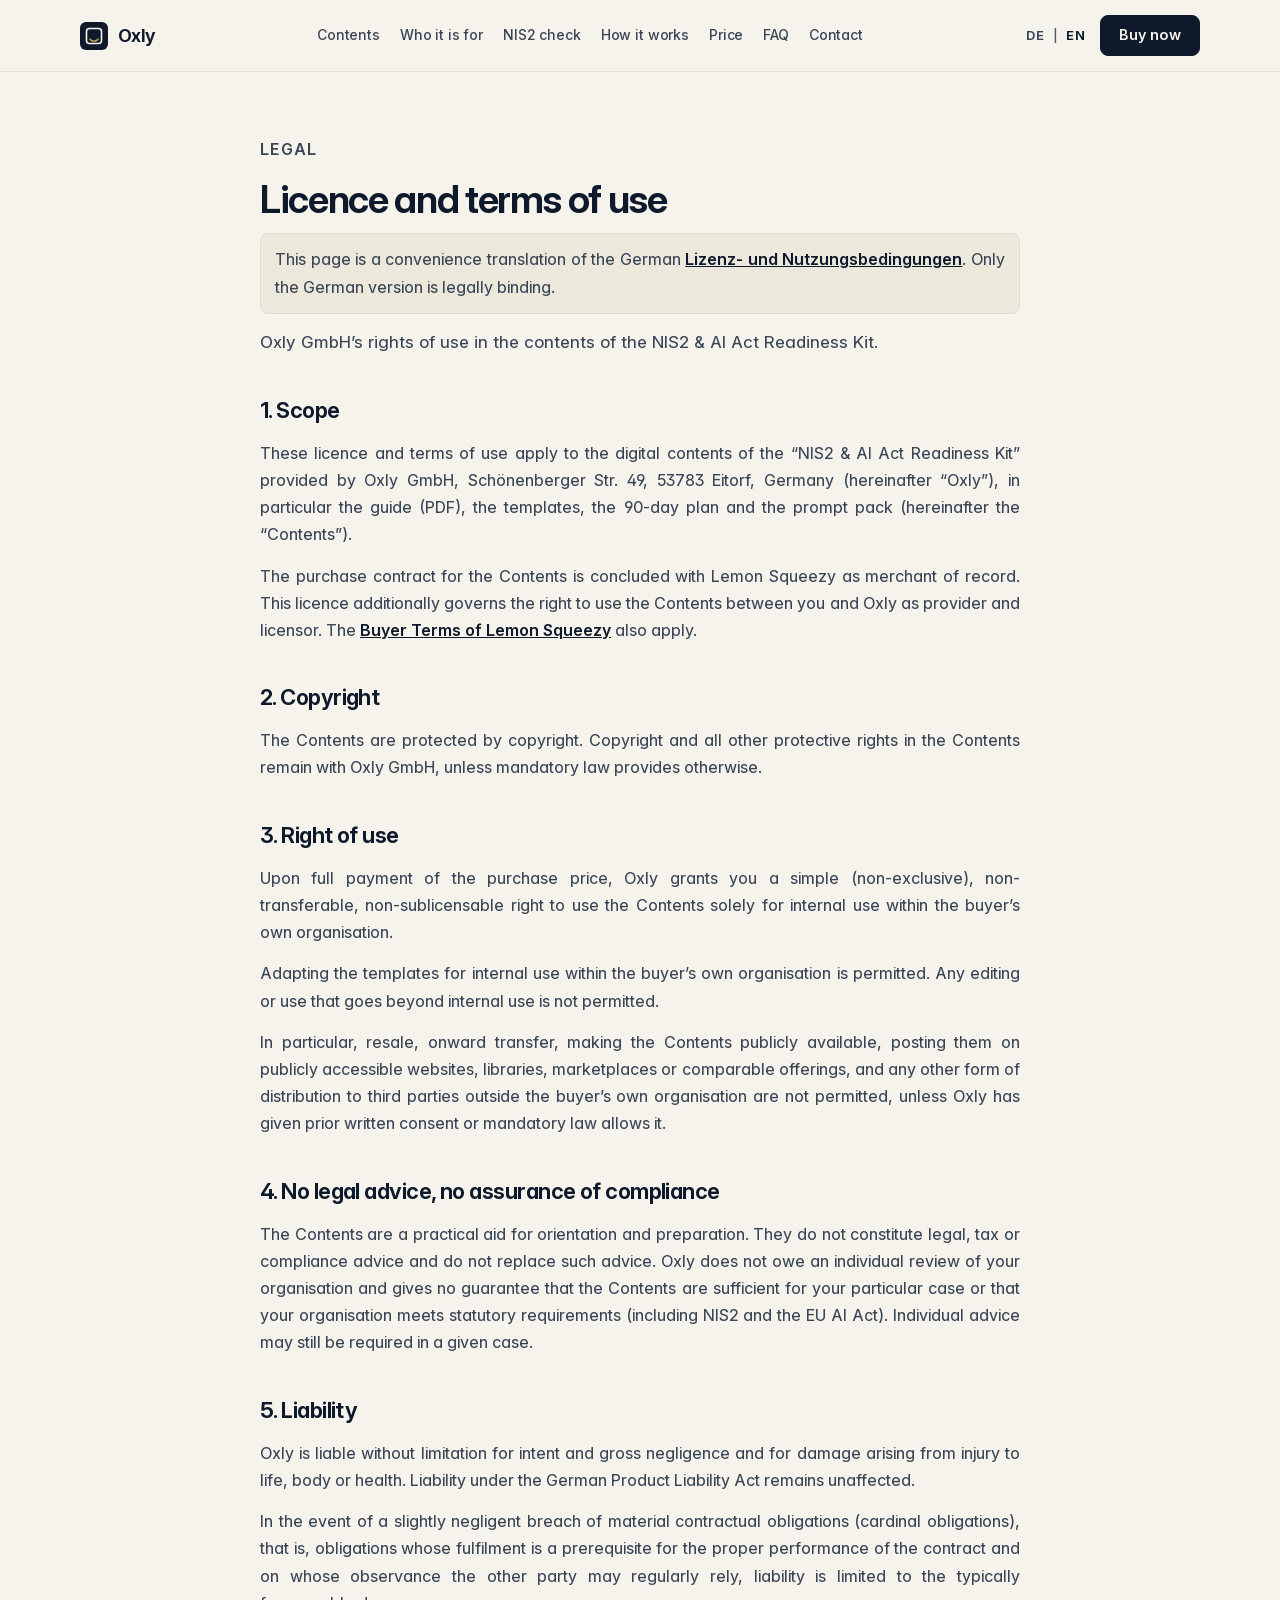
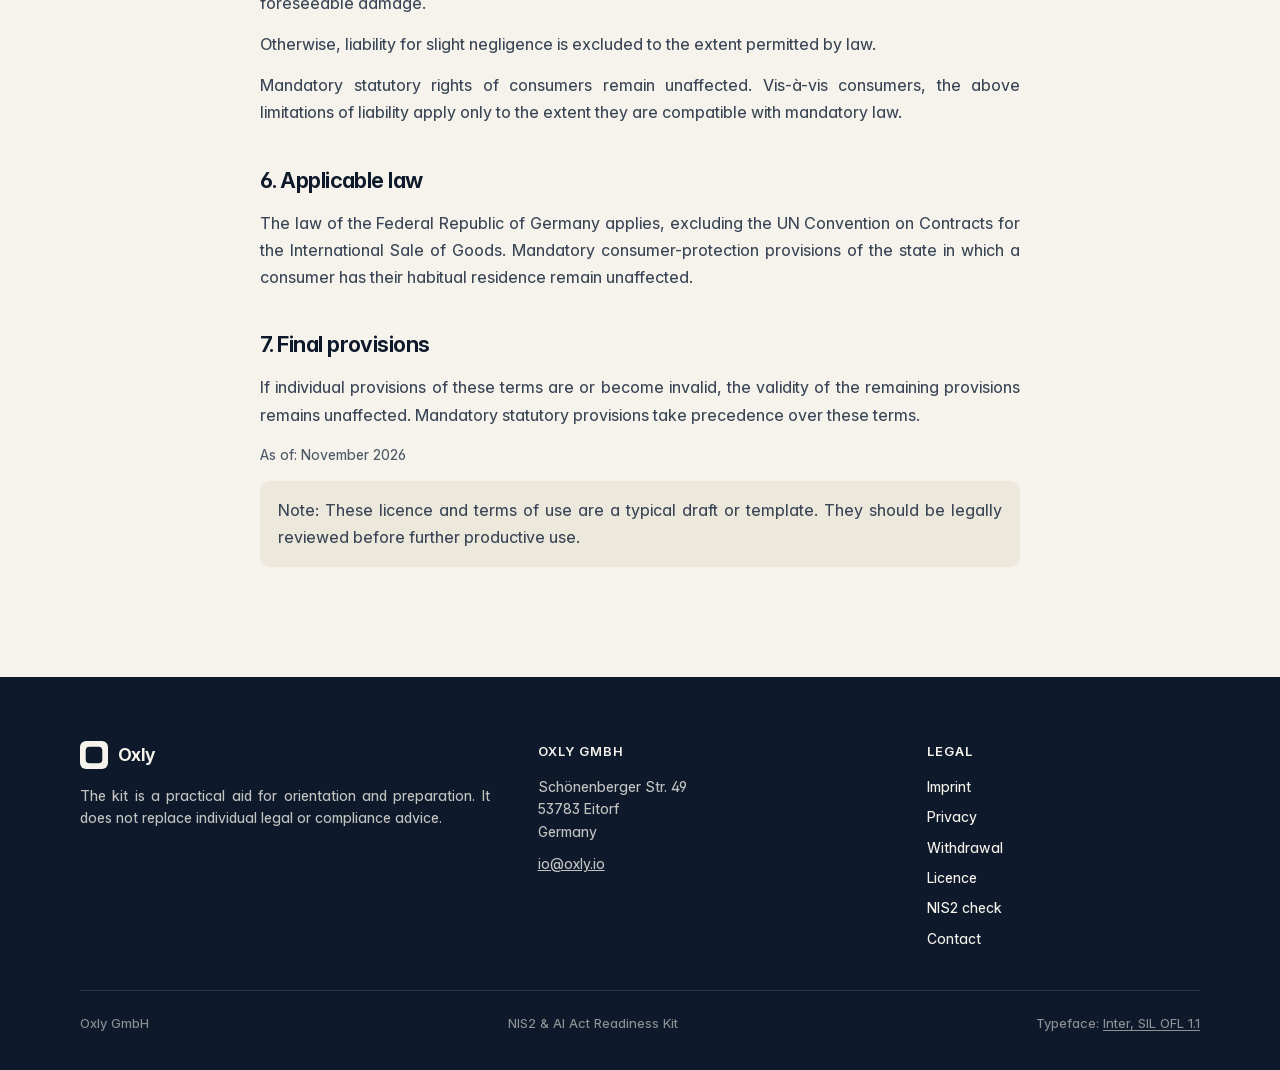
<file: en/license.html>
<!DOCTYPE html>
<html lang="en">
<head>
  <meta charset="utf-8">
  <meta name="viewport" content="width=device-width, initial-scale=1">
  <title>Licence and terms of use | Oxly</title>
  <meta name="description" content="Licence and terms of use for the NIS2 &amp; AI Act Readiness Kit. Convenience translation; the German version is legally binding.">
  <meta property="og:title" content="Licence and terms of use | Oxly">
  <meta property="og:description" content="Licence and terms of use for the NIS2 &amp; AI Act Readiness Kit. Convenience translation; the German version is legally binding.">
  <meta property="og:type" content="website">
  <link rel="icon" href="data:image/svg+xml,%3Csvg xmlns='http://www.w3.org/2000/svg' viewBox='0 0 32 32'%3E%3Crect width='32' height='32' rx='6' fill='%230E1A2B'/%3E%3Ctext x='16' y='22' text-anchor='middle' font-family='Georgia,serif' font-size='16' fill='%23F6F3EC'%3EO%3C/text%3E%3C/svg%3E">
  <link rel="stylesheet" href="../styles.css">
  <link rel="alternate" hreflang="de" href="https://oxly-compliance.de/lizenz.html">
  <link rel="alternate" hreflang="en" href="https://oxly-compliance.de/en/license.html">
  <link rel="alternate" hreflang="x-default" href="https://oxly-compliance.de/lizenz.html">
</head>
<body>
  <a class="skip" href="#main">Skip to content</a>

  <header class="header">
    <div class="wrap header-inner">
      <a class="logo" href="index.html" aria-label="Oxly – home">
        <svg class="logo-mark" viewBox="0 0 28 28" aria-hidden="true">
          <rect width="28" height="28" rx="6" fill="#0E1A2B"/>
          <rect x="6.5" y="6.5" width="15" height="15" rx="3" fill="none" stroke="#F6F3EC" stroke-width="1.6"/>
          <path d="M10 17.2c1.1 1.3 2.5 2 4 2s2.9-.7 4-2" fill="none" stroke="#C4A35A" stroke-width="1.6" stroke-linecap="round"/>
        </svg>
        <span class="logo-word">Oxly</span>
      </a>
      <nav class="nav" aria-label="Page navigation">
        <a href="index.html#inhalt">Contents</a>
        <a href="index.html#fuer-wen">Who it is for</a>
        <a href="nis2-check.html">NIS2 check</a>
        <a href="index.html#ablauf">How it works</a>
        <a href="index.html#preis">Price</a>
        <a href="index.html#faq">FAQ</a>
        <a href="index.html#kontakt">Contact</a>
      </nav>
      <div class="header-tools">
        <nav class="lang-switch" aria-label="Language">
          <a href="../lizenz.html" lang="de" hreflang="de">DE</a>
          <span class="lang-sep" aria-hidden="true">|</span>
          <a href="license.html" lang="en" hreflang="en" aria-current="page">EN</a>
        </nav>
        <a class="btn btn-primary js-buy" data-buy href="https://oxly.lemonsqueezy.com/checkout/buy/932510b3-8b38-464d-8cc8-acfaef03025f">Buy now</a>
      </div>
    </div>
  </header>

  <main id="main" class="legal">
    <div class="wrap legal-inner">
      <p class="section-kicker">Legal</p>
      <h1>Licence and terms of use</h1>
      <p class="translation-note">This page is a convenience translation of the German <a href="../lizenz.html">Lizenz- und Nutzungsbedingungen</a>. Only the German version is legally binding.</p>
      <p class="lead">Oxly GmbH’s rights of use in the contents of the NIS2 &amp; AI Act Readiness Kit.</p>

      <h2>1. Scope</h2>
      <p>These licence and terms of use apply to the digital contents of the “NIS2 &amp; AI Act Readiness Kit” provided by Oxly GmbH, Schönenberger Str. 49, 53783 Eitorf, Germany (hereinafter “Oxly”), in particular the guide (PDF), the templates, the 90-day plan and the prompt pack (hereinafter the “Contents”).</p>
      <p>The purchase contract for the Contents is concluded with Lemon Squeezy as merchant of record. This licence additionally governs the right to use the Contents between you and Oxly as provider and licensor. The <a href="https://www.lemonsqueezy.com/buyer-terms" rel="noopener noreferrer">Buyer Terms of Lemon Squeezy</a> also apply.</p>

      <h2>2. Copyright</h2>
      <p>The Contents are protected by copyright. Copyright and all other protective rights in the Contents remain with Oxly GmbH, unless mandatory law provides otherwise.</p>

      <h2>3. Right of use</h2>
      <p>Upon full payment of the purchase price, Oxly grants you a simple (non-exclusive), non-transferable, non-sublicensable right to use the Contents solely for internal use within the buyer’s own organisation.</p>
      <p>Adapting the templates for internal use within the buyer’s own organisation is permitted. Any editing or use that goes beyond internal use is not permitted.</p>
      <p>In particular, resale, onward transfer, making the Contents publicly available, posting them on publicly accessible websites, libraries, marketplaces or comparable offerings, and any other form of distribution to third parties outside the buyer’s own organisation are not permitted, unless Oxly has given prior written consent or mandatory law allows it.</p>

      <h2>4. No legal advice, no assurance of compliance</h2>
      <p>The Contents are a practical aid for orientation and preparation. They do not constitute legal, tax or compliance advice and do not replace such advice. Oxly does not owe an individual review of your organisation and gives no guarantee that the Contents are sufficient for your particular case or that your organisation meets statutory requirements (including NIS2 and the EU AI Act). Individual advice may still be required in a given case.</p>

      <h2>5. Liability</h2>
      <p>Oxly is liable without limitation for intent and gross negligence and for damage arising from injury to life, body or health. Liability under the German Product Liability Act remains unaffected.</p>
      <p>In the event of a slightly negligent breach of material contractual obligations (cardinal obligations), that is, obligations whose fulfilment is a prerequisite for the proper performance of the contract and on whose observance the other party may regularly rely, liability is limited to the typically foreseeable damage.</p>
      <p>Otherwise, liability for slight negligence is excluded to the extent permitted by law.</p>
      <p>Mandatory statutory rights of consumers remain unaffected. Vis-à-vis consumers, the above limitations of liability apply only to the extent they are compatible with mandatory law.</p>

      <h2>6. Applicable law</h2>
      <p>The law of the Federal Republic of Germany applies, excluding the UN Convention on Contracts for the International Sale of Goods. Mandatory consumer-protection provisions of the state in which a consumer has their habitual residence remain unaffected.</p>

      <h2>7. Final provisions</h2>
      <p>If individual provisions of these terms are or become invalid, the validity of the remaining provisions remains unaffected. Mandatory statutory provisions take precedence over these terms.</p>

      <p class="stand">As of: November 2026</p>
      <p class="template-note">Note: These licence and terms of use are a typical draft or template. They should be legally reviewed before further productive use.</p>
    </div>
  </main>


  <footer class="footer">
    <div class="wrap">
      <div class="footer-grid">
        <div>
          <a class="logo" href="index.html" aria-label="Oxly">
            <svg class="logo-mark" viewBox="0 0 28 28" aria-hidden="true">
              <rect width="28" height="28" rx="6" fill="#F6F3EC"/>
              <rect x="6.5" y="6.5" width="15" height="15" rx="3" fill="none" stroke="#0E1A2B" stroke-width="1.6"/>
              <path d="M10 17.2c1.1 1.3 2.5 2 4 2s2.9-.7 4-2" fill="none" stroke="#7C6228" stroke-width="1.6" stroke-linecap="round"/>
            </svg>
            <span class="logo-word">Oxly</span>
          </a>
          <p class="disclaimer">The kit is a practical aid for orientation and preparation. It does not replace individual legal or compliance advice.</p>
        </div>
        <div>
          <h3>Oxly GmbH</h3>
          <p>Schönenberger Str. 49<br>53783 Eitorf<br>Germany</p>
          <p><a href="mailto:io@oxly.io">io@oxly.io</a></p>
        </div>
        <div>
          <h3>Legal</h3>
          <div class="footer-links">
            <a href="imprint.html">Imprint</a>
            <a href="privacy.html">Privacy</a>
            <a href="withdrawal.html">Withdrawal</a>
            <a href="license.html">Licence</a>
            <a href="nis2-check.html">NIS2 check</a>
            <a href="index.html#kontakt">Contact</a>
          </div>
        </div>
      </div>
      <div class="footer-bottom">
        <span>Oxly GmbH</span>
        <span>NIS2 &amp; AI Act Readiness Kit</span>
        <span>Typeface: <a href="../fonts/OFL.txt">Inter, SIL OFL 1.1</a></span>
      </div>
    </div>
  </footer>

  <script>
    const BUY_URL = 'https://oxly.lemonsqueezy.com/checkout/buy/932510b3-8b38-464d-8cc8-acfaef03025f';
    document.querySelectorAll('[data-buy]').forEach(function (el) {
      el.setAttribute('href', BUY_URL);
    });
    document.querySelectorAll('.lang-switch a').forEach(function (el) {
      var href = el.getAttribute('href');
      if (href && location.hash) el.setAttribute('href', href.split('#')[0] + location.hash);
    });
  </script>
</body>
</html>
</file>
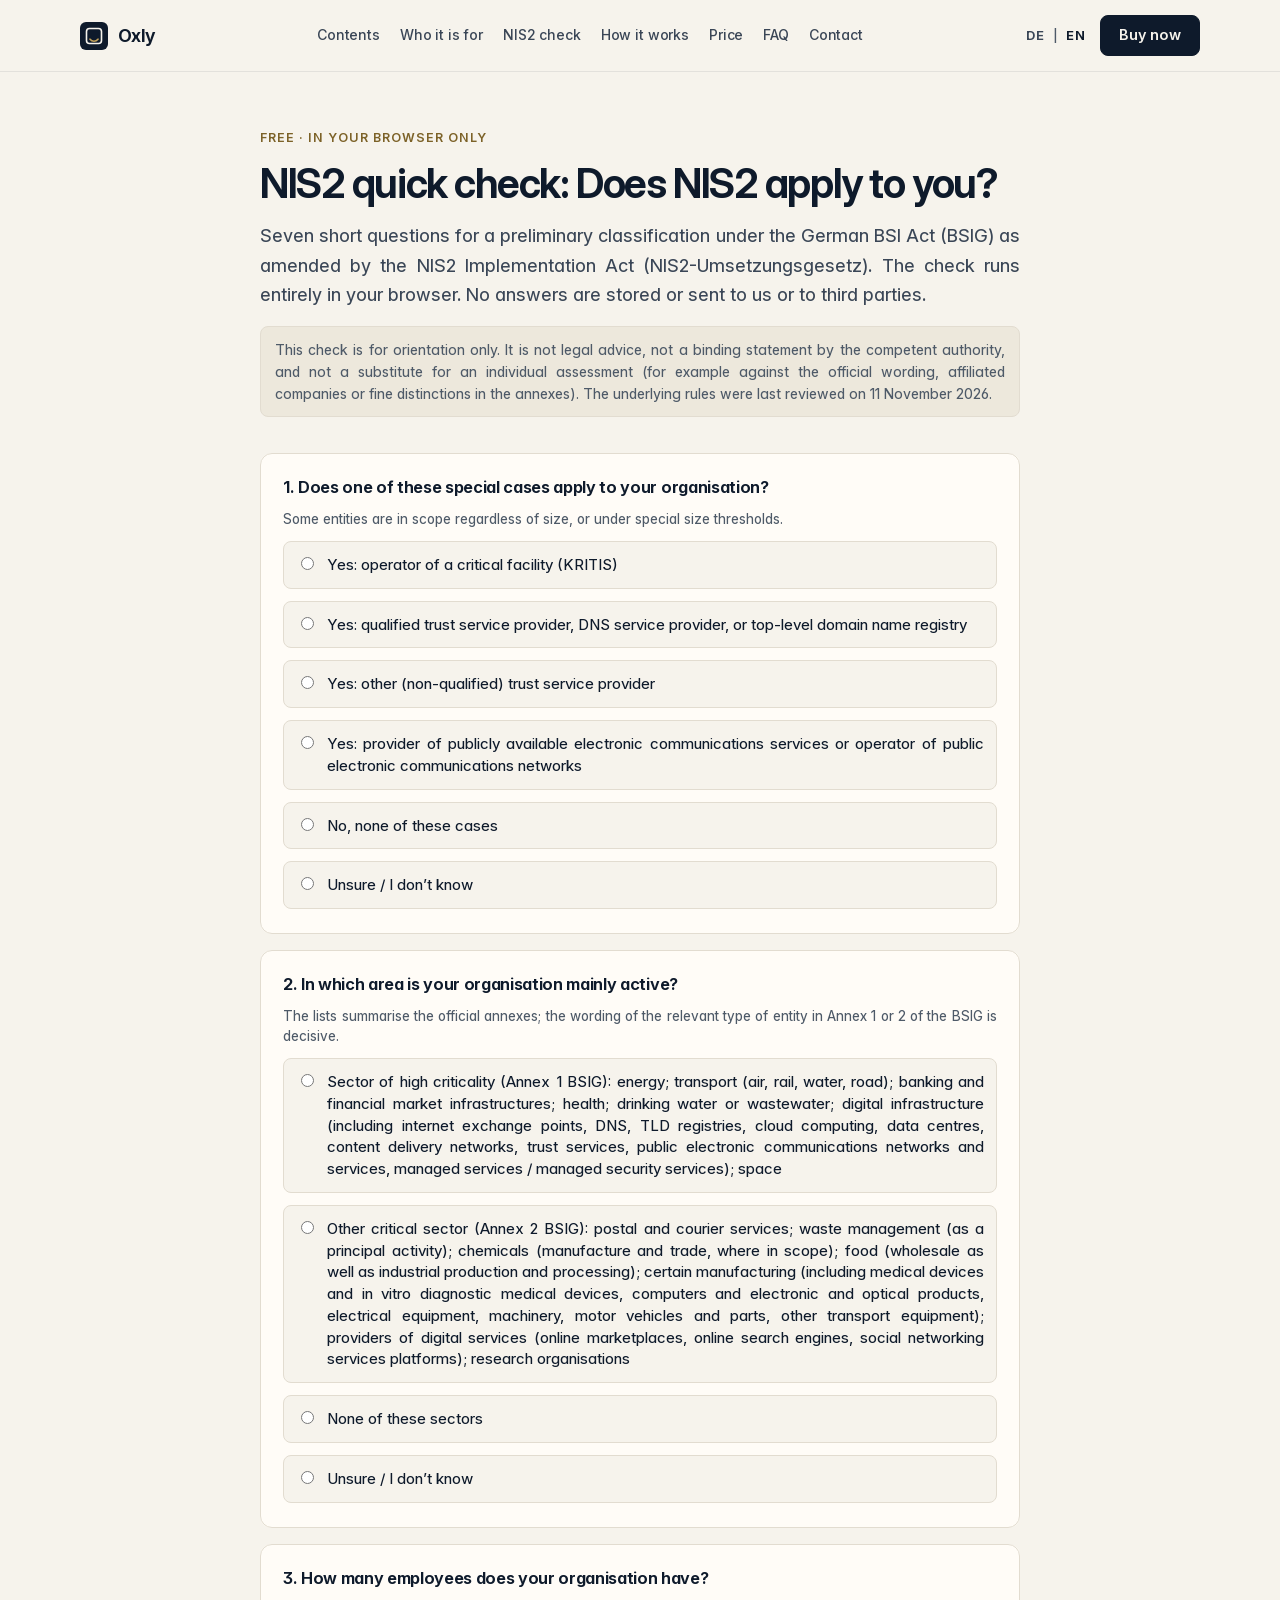
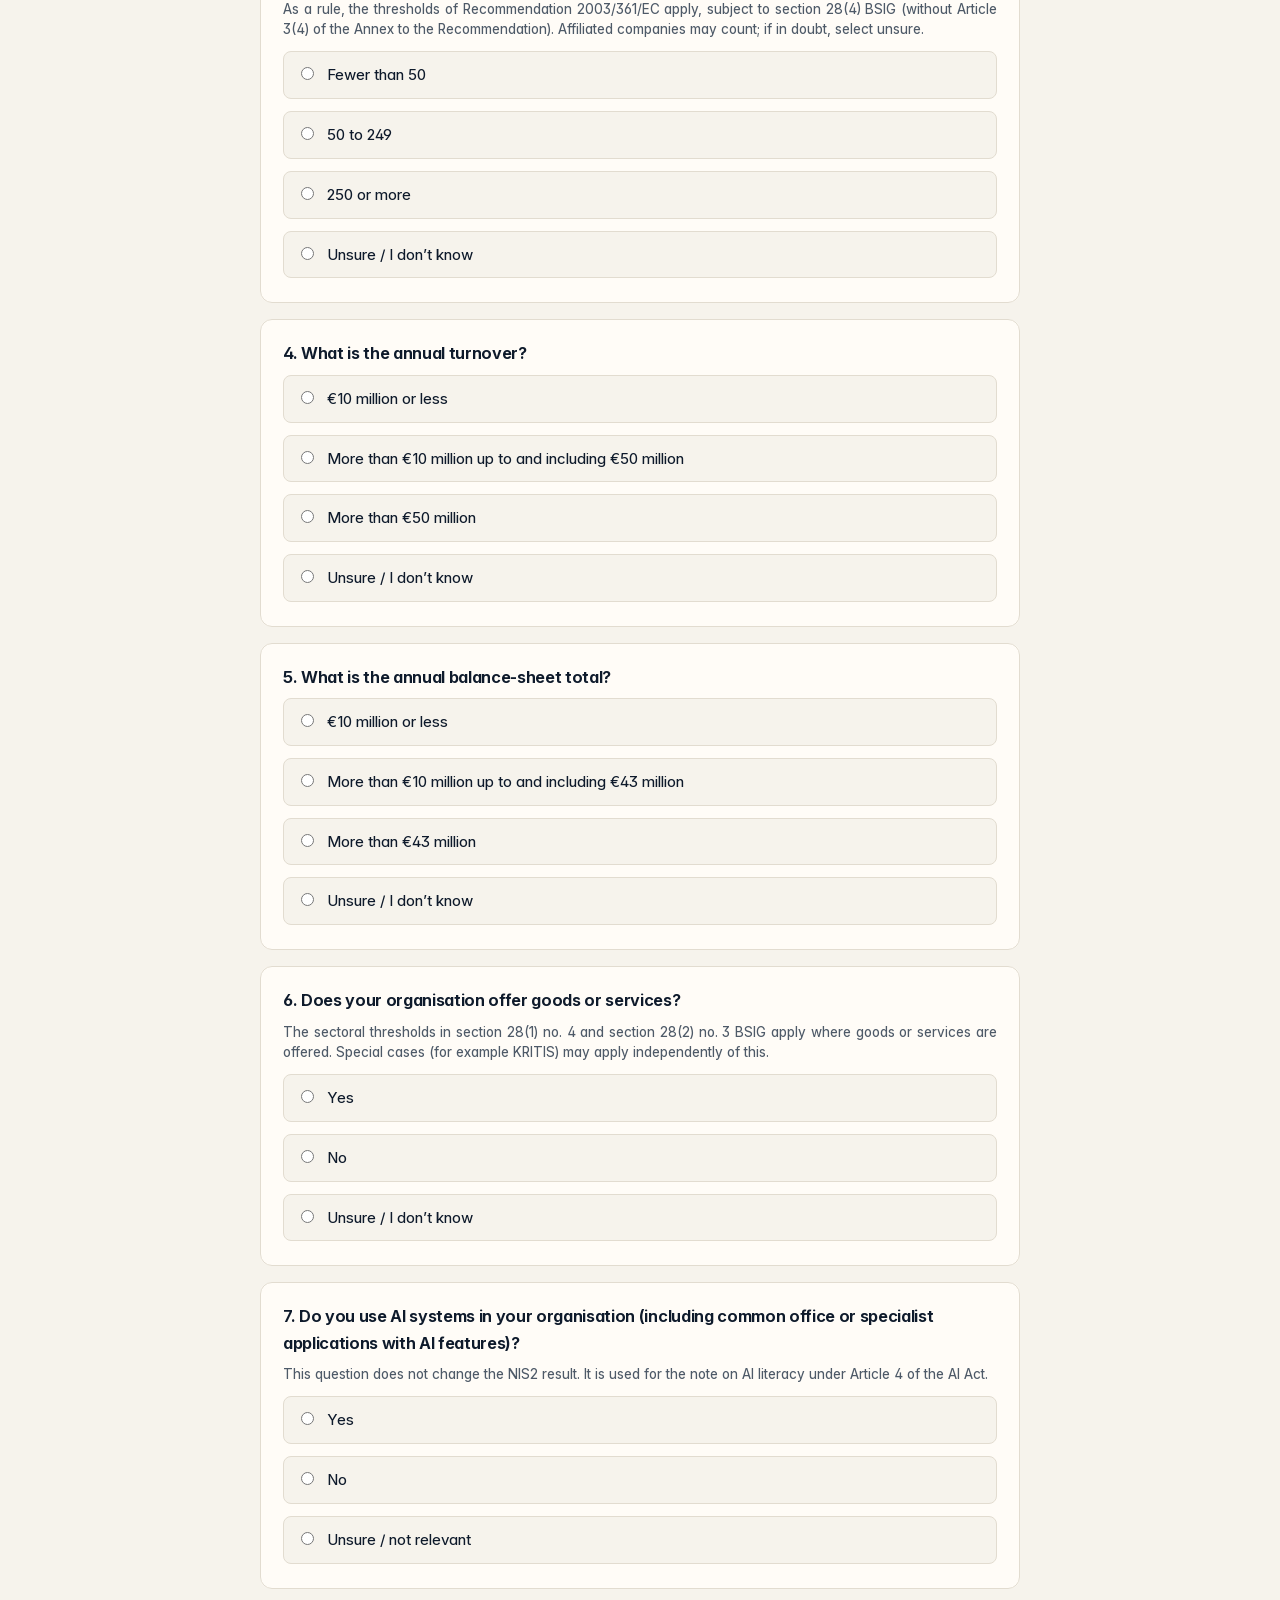
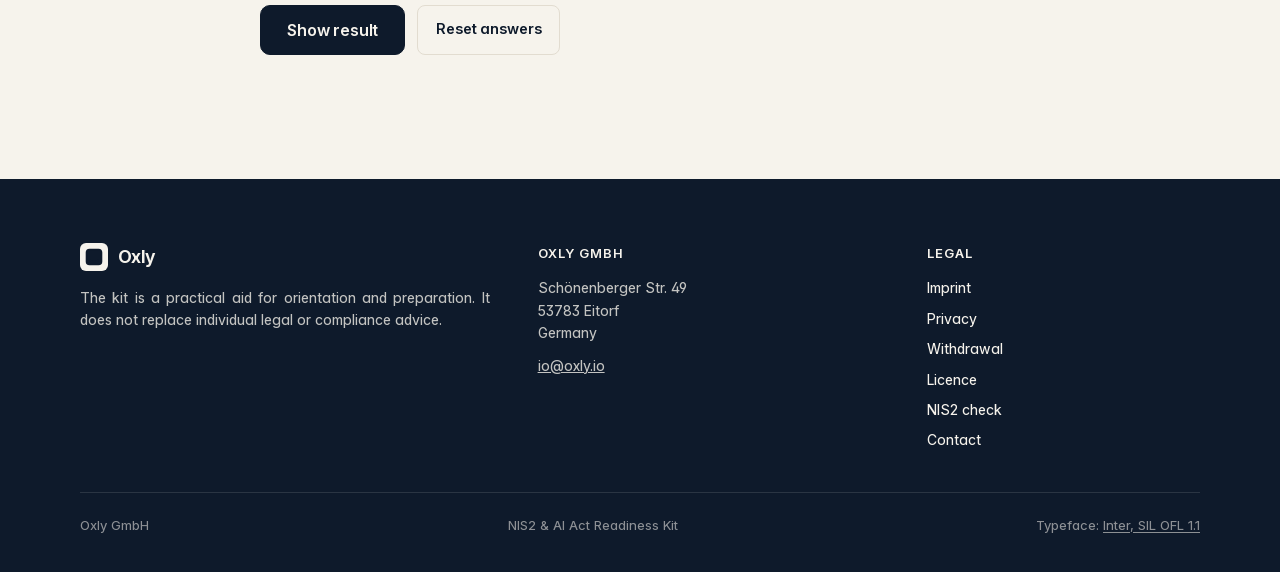
<file: en/nis2-check.html>
<!DOCTYPE html>
<html lang="en">
<head>
  <meta charset="utf-8">
  <meta name="viewport" content="width=device-width, initial-scale=1">
  <title>NIS2 quick check: Does NIS2 apply to you? | Oxly</title>
  <meta name="description" content="Free NIS2 quick check for mid-sized companies in Germany. Runs only in your browser; no answers are transmitted. For orientation only, not legal advice.">
  <meta property="og:title" content="NIS2 quick check: Does NIS2 apply to you? | Oxly">
  <meta property="og:description" content="Free NIS2 quick check for mid-sized companies in Germany. Runs only in your browser; no answers are transmitted. For orientation only, not legal advice.">
  <meta property="og:type" content="website">
  <link rel="icon" href="data:image/svg+xml,%3Csvg xmlns='http://www.w3.org/2000/svg' viewBox='0 0 32 32'%3E%3Crect width='32' height='32' rx='6' fill='%230E1A2B'/%3E%3Ctext x='16' y='22' text-anchor='middle' font-family='Georgia,serif' font-size='16' fill='%23F6F3EC'%3EO%3C/text%3E%3C/svg%3E">
  <link rel="stylesheet" href="../styles.css">
  <link rel="alternate" hreflang="de" href="https://oxly-compliance.de/nis2-check.html">
  <link rel="alternate" hreflang="en" href="https://oxly-compliance.de/en/nis2-check.html">
  <link rel="alternate" hreflang="x-default" href="https://oxly-compliance.de/nis2-check.html">
</head>
<body>
  <a class="skip" href="#main">Skip to content</a>

  <header class="header no-print">
    <div class="wrap header-inner">
      <a class="logo" href="index.html" aria-label="Oxly – home">
        <svg class="logo-mark" viewBox="0 0 28 28" aria-hidden="true">
          <rect width="28" height="28" rx="6" fill="#0E1A2B"/>
          <rect x="6.5" y="6.5" width="15" height="15" rx="3" fill="none" stroke="#F6F3EC" stroke-width="1.6"/>
          <path d="M10 17.2c1.1 1.3 2.5 2 4 2s2.9-.7 4-2" fill="none" stroke="#C4A35A" stroke-width="1.6" stroke-linecap="round"/>
        </svg>
        <span class="logo-word">Oxly</span>
      </a>
      <nav class="nav" aria-label="Page navigation">
        <a href="index.html#inhalt">Contents</a>
        <a href="index.html#fuer-wen">Who it is for</a>
        <a href="nis2-check.html" aria-current="page">NIS2 check</a>
        <a href="index.html#ablauf">How it works</a>
        <a href="index.html#preis">Price</a>
        <a href="index.html#faq">FAQ</a>
        <a href="index.html#kontakt">Contact</a>
      </nav>
      <div class="header-tools">
        <nav class="lang-switch" aria-label="Language">
          <a href="../nis2-check.html" lang="de" hreflang="de">DE</a>
          <span class="lang-sep" aria-hidden="true">|</span>
          <a href="nis2-check.html" lang="en" hreflang="en" aria-current="page">EN</a>
        </nav>
        <a class="btn btn-primary js-buy" data-buy href="https://oxly.lemonsqueezy.com/checkout/buy/932510b3-8b38-464d-8cc8-acfaef03025f">Buy now</a>
      </div>
    </div>
  </header>

  <main id="main" class="check-page">
    <div class="wrap check-wrap">
      <div class="check-intro">
      <p class="section-kicker">Free · In your browser only</p>
      <h1>NIS2 quick check: Does NIS2 apply to you?</h1>
      <p class="lead">Seven short questions for a preliminary classification under the German BSI Act (BSIG) as amended by the NIS2 Implementation Act (NIS2-Umsetzungsgesetz). The check runs entirely in your browser. No answers are stored or sent to us or to third parties.</p>
      <p class="check-disclaimer">This check is for orientation only. It is not legal advice, not a binding statement by the competent authority, and not a substitute for an individual assessment (for example against the official wording, affiliated companies or fine distinctions in the annexes). The underlying rules were last reviewed on 11 November 2026.</p>
      </div>

      <form id="nis2-form" class="check-form" action="#" method="get">
        <fieldset class="q">
          <legend>1. Does one of these special cases apply to your organisation?</legend>
          <p class="q-hint">Some entities are in scope regardless of size, or under special size thresholds.</p>
          <label class="choice"><input type="radio" name="special" value="kritis" required> Yes: operator of a critical facility (KRITIS)</label>
          <label class="choice"><input type="radio" name="special" value="qualified_dns_tld"> Yes: qualified trust service provider, DNS service provider, or top-level domain name registry</label>
          <label class="choice"><input type="radio" name="special" value="trust_other"> Yes: other (non-qualified) trust service provider</label>
          <label class="choice"><input type="radio" name="special" value="telecom"> Yes: provider of publicly available electronic communications services or operator of public electronic communications networks</label>
          <label class="choice"><input type="radio" name="special" value="none"> No, none of these cases</label>
          <label class="choice"><input type="radio" name="special" value="unsure"> Unsure / I don’t know</label>
        </fieldset>

        <fieldset class="q">
          <legend>2. In which area is your organisation mainly active?</legend>
          <p class="q-hint">The lists summarise the official annexes; the wording of the relevant type of entity in Annex 1 or 2 of the BSIG is decisive.</p>
          <label class="choice"><input type="radio" name="sector" value="annex1" required> Sector of high criticality (Annex 1 BSIG): energy; transport (air, rail, water, road); banking and financial market infrastructures; health; drinking water or wastewater; digital infrastructure (including internet exchange points, DNS, TLD registries, cloud computing, data centres, content delivery networks, trust services, public electronic communications networks and services, managed services / managed security services); space</label>
          <label class="choice"><input type="radio" name="sector" value="annex2"> Other critical sector (Annex 2 BSIG): postal and courier services; waste management (as a principal activity); chemicals (manufacture and trade, where in scope); food (wholesale as well as industrial production and processing); certain manufacturing (including medical devices and in vitro diagnostic medical devices, computers and electronic and optical products, electrical equipment, machinery, motor vehicles and parts, other transport equipment); providers of digital services (online marketplaces, online search engines, social networking services platforms); research organisations</label>
          <label class="choice"><input type="radio" name="sector" value="none"> None of these sectors</label>
          <label class="choice"><input type="radio" name="sector" value="unsure"> Unsure / I don’t know</label>
        </fieldset>

        <fieldset class="q">
          <legend>3. How many employees does your organisation have?</legend>
          <p class="q-hint">As a rule, the thresholds of Recommendation 2003/361/EC apply, subject to section 28(4) BSIG (without Article 3(4) of the Annex to the Recommendation). Affiliated companies may count; if in doubt, select unsure.</p>
          <label class="choice"><input type="radio" name="employees" value="under50" required> Fewer than 50</label>
          <label class="choice"><input type="radio" name="employees" value="50to249"> 50 to 249</label>
          <label class="choice"><input type="radio" name="employees" value="250plus"> 250 or more</label>
          <label class="choice"><input type="radio" name="employees" value="unsure"> Unsure / I don’t know</label>
        </fieldset>

        <fieldset class="q">
          <legend>4. What is the annual turnover?</legend>
          <label class="choice"><input type="radio" name="turnover" value="upto10" required> €10 million or less</label>
          <label class="choice"><input type="radio" name="turnover" value="over10_50"> More than €10 million up to and including €50 million</label>
          <label class="choice"><input type="radio" name="turnover" value="over50"> More than €50 million</label>
          <label class="choice"><input type="radio" name="turnover" value="unsure"> Unsure / I don’t know</label>
        </fieldset>

        <fieldset class="q">
          <legend>5. What is the annual balance-sheet total?</legend>
          <label class="choice"><input type="radio" name="balance" value="upto10" required> €10 million or less</label>
          <label class="choice"><input type="radio" name="balance" value="over10_43"> More than €10 million up to and including €43 million</label>
          <label class="choice"><input type="radio" name="balance" value="over43"> More than €43 million</label>
          <label class="choice"><input type="radio" name="balance" value="unsure"> Unsure / I don’t know</label>
        </fieldset>

        <fieldset class="q">
          <legend>6. Does your organisation offer goods or services?</legend>
          <p class="q-hint">The sectoral thresholds in section 28(1) no. 4 and section 28(2) no. 3 BSIG apply where goods or services are offered. Special cases (for example KRITIS) may apply independently of this.</p>
          <label class="choice"><input type="radio" name="offers" value="yes" required> Yes</label>
          <label class="choice"><input type="radio" name="offers" value="no"> No</label>
          <label class="choice"><input type="radio" name="offers" value="unsure"> Unsure / I don’t know</label>
        </fieldset>

        <fieldset class="q">
          <legend>7. Do you use AI systems in your organisation (including common office or specialist applications with AI features)?</legend>
          <p class="q-hint">This question does not change the NIS2 result. It is used for the note on AI literacy under Article 4 of the AI Act.</p>
          <label class="choice"><input type="radio" name="usesAi" value="yes"> Yes</label>
          <label class="choice"><input type="radio" name="usesAi" value="no"> No</label>
          <label class="choice"><input type="radio" name="usesAi" value="unsure"> Unsure / not relevant</label>
        </fieldset>

        <div class="check-actions no-print">
          <button class="btn btn-primary btn-lg" type="submit">Show result</button>
          <button class="btn btn-reset" type="reset" id="nis2-reset">Reset answers</button>
        </div>
      </form>

      <section id="nis2-result" class="check-result" hidden aria-live="polite"></section>
    </div>
  </main>

  <footer class="footer no-print">
    <div class="wrap">
      <div class="footer-grid">
        <div>
          <a class="logo" href="index.html" aria-label="Oxly">
            <svg class="logo-mark" viewBox="0 0 28 28" aria-hidden="true">
              <rect width="28" height="28" rx="6" fill="#F6F3EC"/>
              <rect x="6.5" y="6.5" width="15" height="15" rx="3" fill="none" stroke="#0E1A2B" stroke-width="1.6"/>
              <path d="M10 17.2c1.1 1.3 2.5 2 4 2s2.9-.7 4-2" fill="none" stroke="#7C6228" stroke-width="1.6" stroke-linecap="round"/>
            </svg>
            <span class="logo-word">Oxly</span>
          </a>
          <p class="disclaimer">The kit is a practical aid for orientation and preparation. It does not replace individual legal or compliance advice.</p>
        </div>
        <div>
          <h3>Oxly GmbH</h3>
          <p>Schönenberger Str. 49<br>53783 Eitorf<br>Germany</p>
          <p><a href="mailto:io@oxly.io">io@oxly.io</a></p>
        </div>
        <div>
          <h3>Legal</h3>
          <div class="footer-links">
            <a href="imprint.html">Imprint</a>
            <a href="privacy.html">Privacy</a>
            <a href="withdrawal.html">Withdrawal</a>
            <a href="license.html">Licence</a>
            <a href="nis2-check.html">NIS2 check</a>
            <a href="index.html#kontakt">Contact</a>
          </div>
        </div>
      </div>
      <div class="footer-bottom">
        <span>Oxly GmbH</span>
        <span>NIS2 &amp; AI Act Readiness Kit</span>
        <span>Typeface: <a href="../fonts/OFL.txt">Inter, SIL OFL 1.1</a></span>
      </div>
    </div>
  </footer>

  <script src="../nis2-check.js"></script>
  <script>
    const BUY_URL = 'https://oxly.lemonsqueezy.com/checkout/buy/932510b3-8b38-464d-8cc8-acfaef03025f';
    document.querySelectorAll('[data-buy]').forEach(function (el) {
      el.setAttribute('href', BUY_URL);
    });
    document.querySelectorAll('.lang-switch a').forEach(function (el) {
      var href = el.getAttribute('href');
      if (href && location.hash) el.setAttribute('href', href.split('#')[0] + location.hash);
    });
    OxlyNis2.bindForm({ lang: 'en', buyUrl: BUY_URL });
  </script>
</body>
</html>
</file>
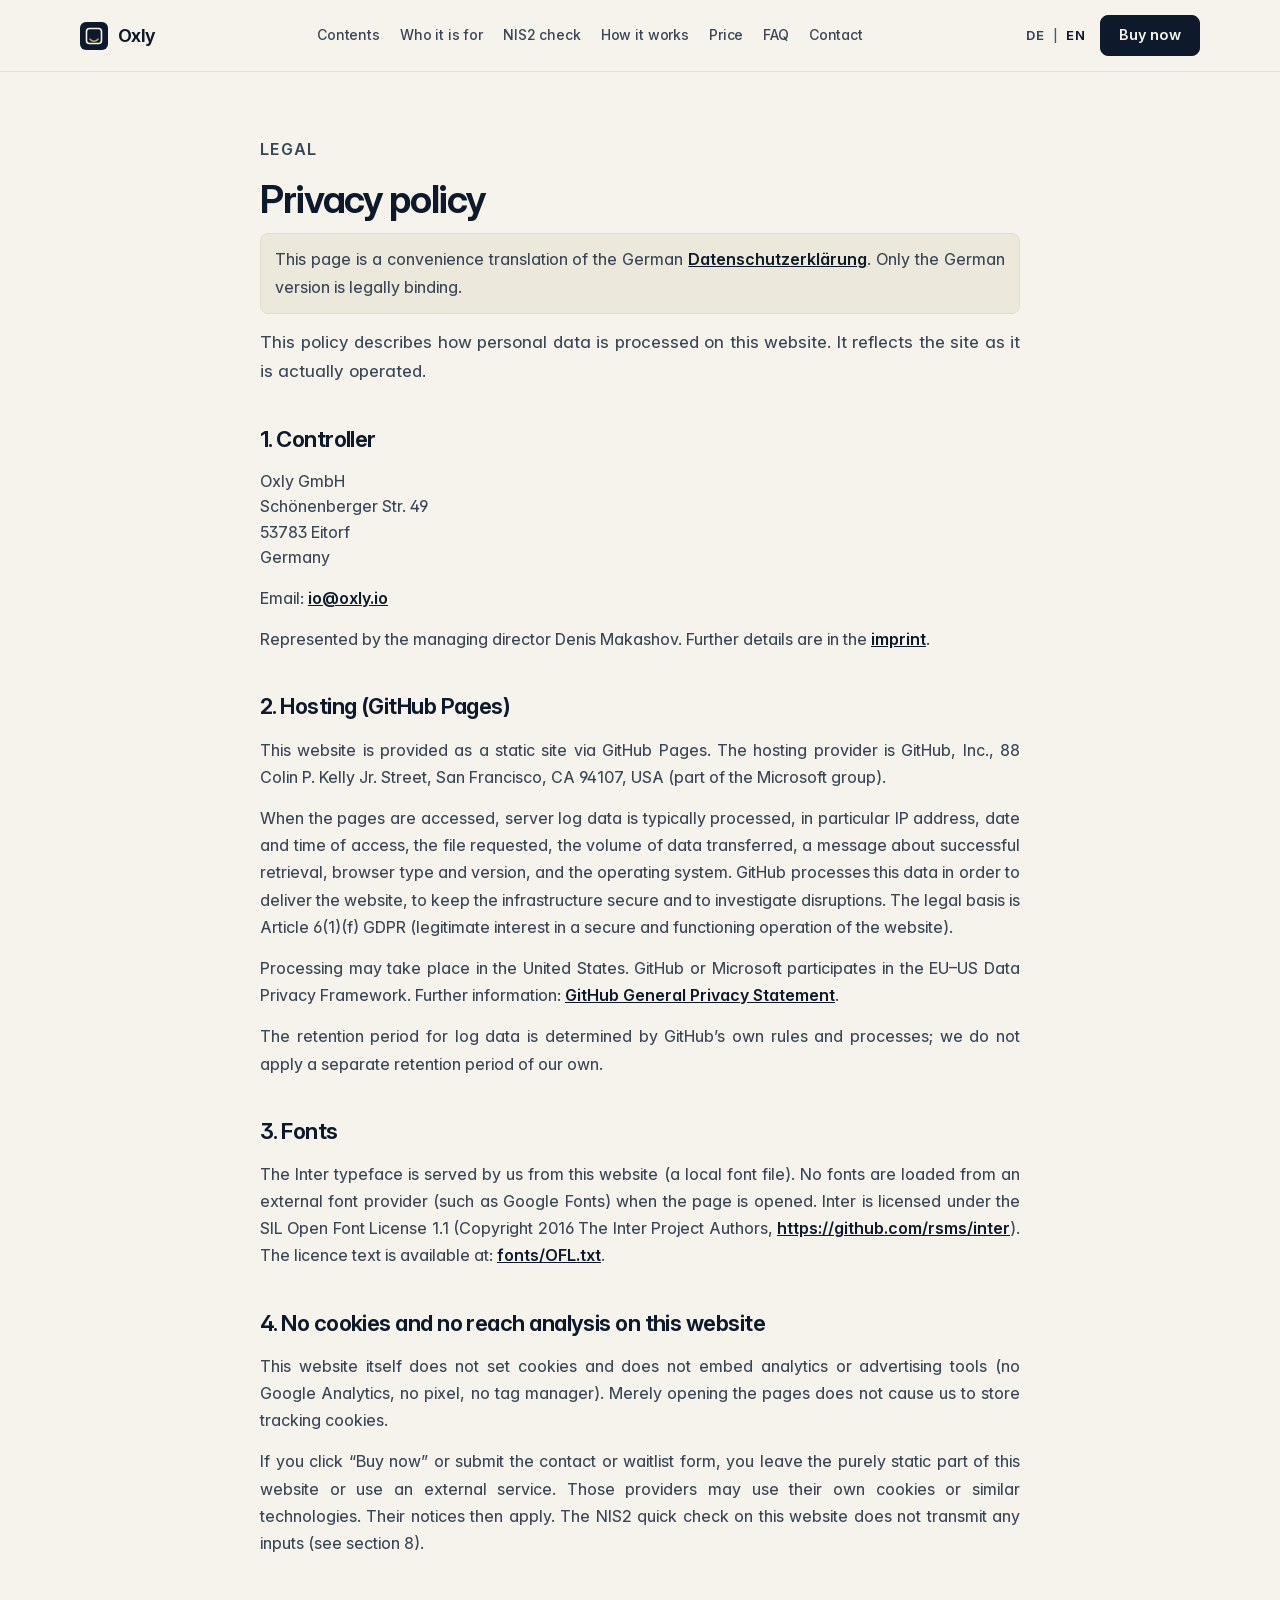
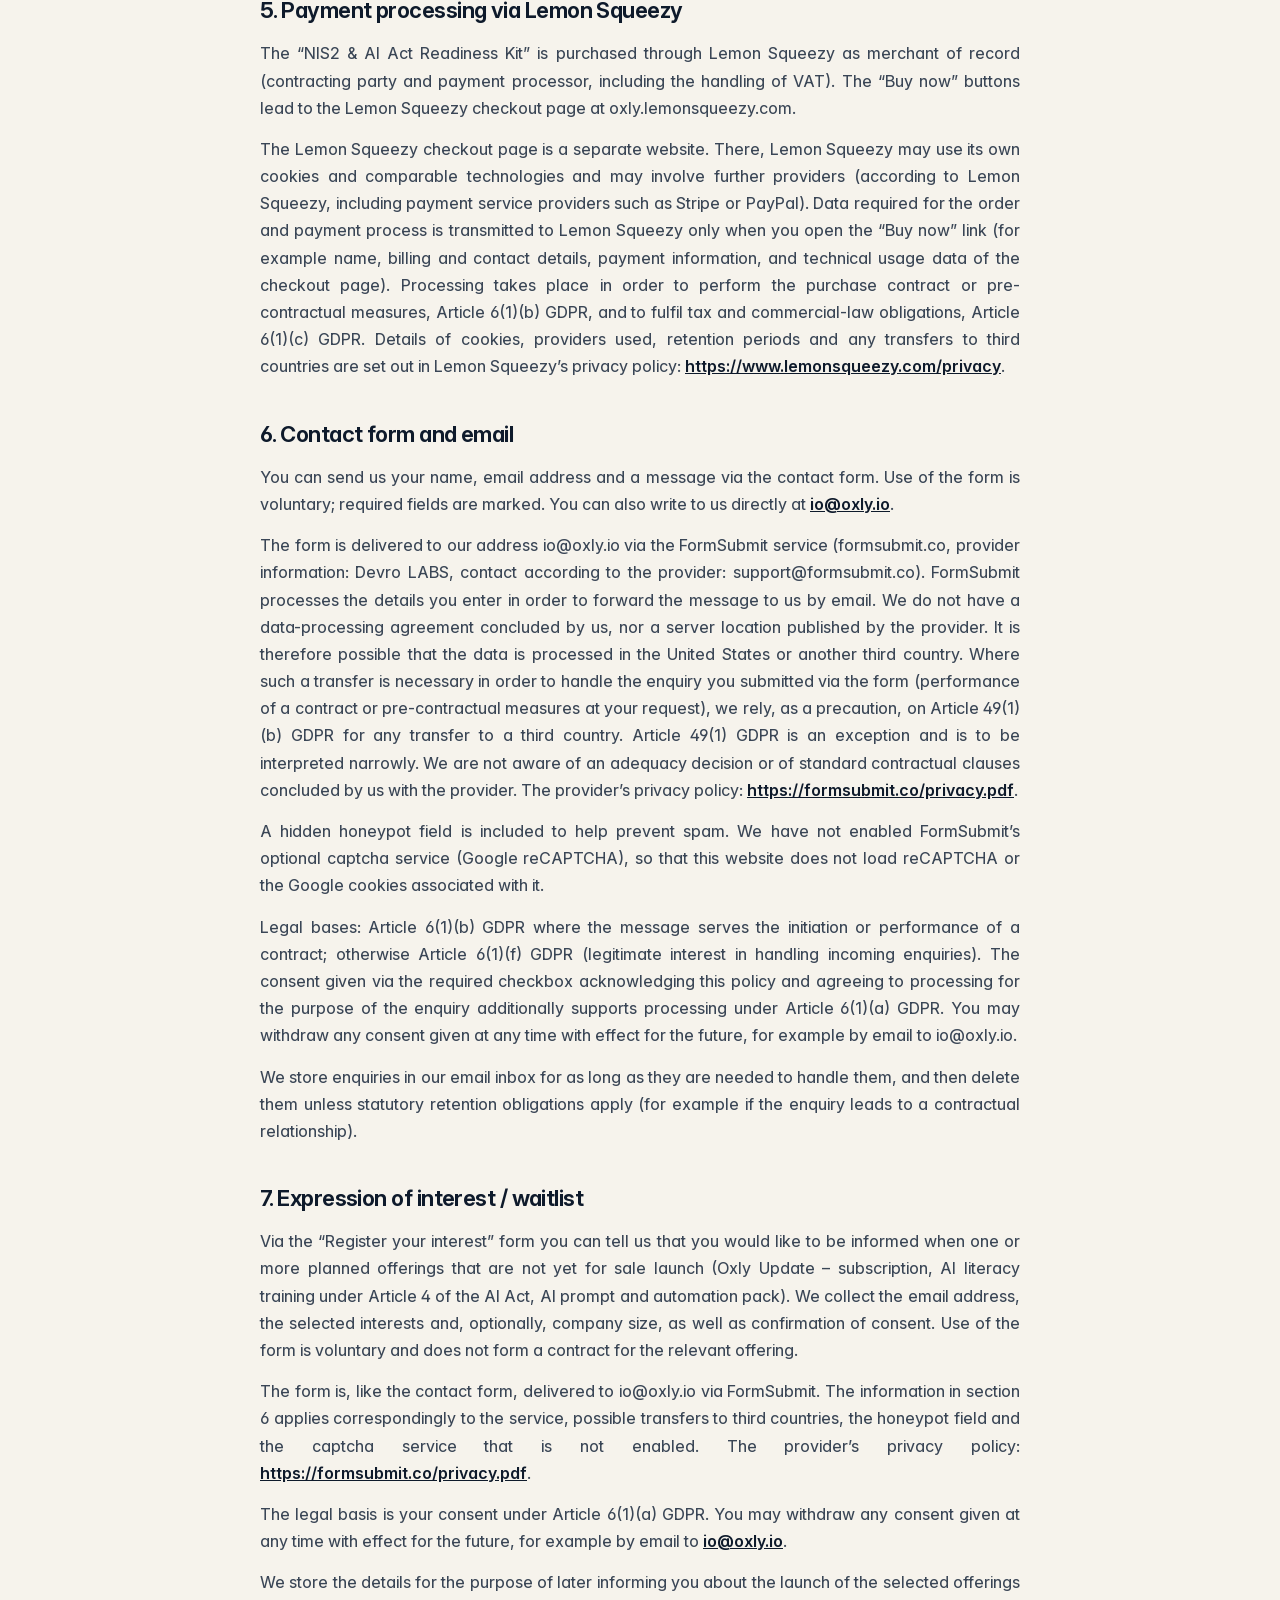
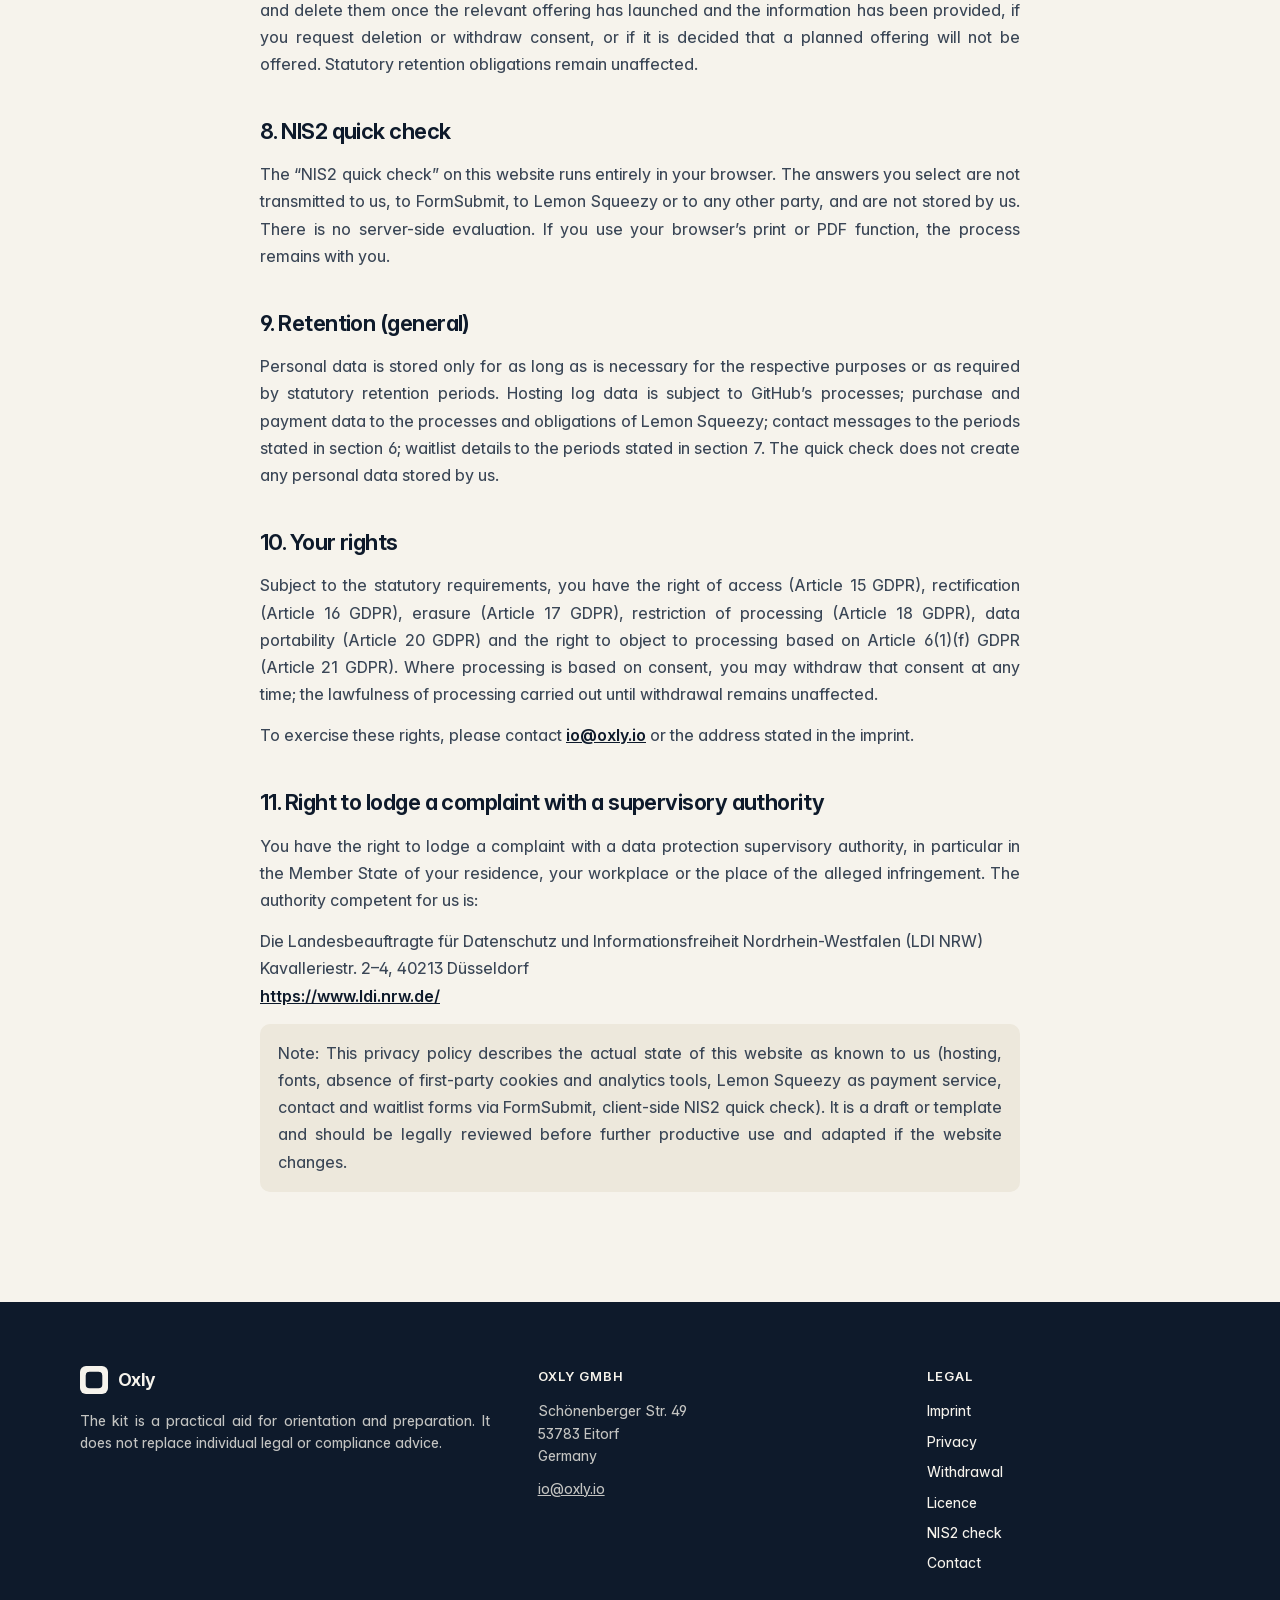
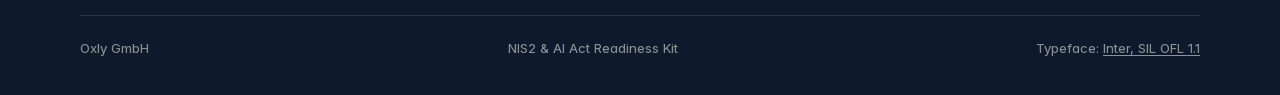
<file: en/privacy.html>
<!DOCTYPE html>
<html lang="en">
<head>
  <meta charset="utf-8">
  <meta name="viewport" content="width=device-width, initial-scale=1">
  <title>Privacy policy | Oxly</title>
  <meta name="description" content="How Oxly GmbH processes personal data on this website. Convenience translation; the German version is legally binding.">
  <meta property="og:title" content="Privacy policy | Oxly">
  <meta property="og:description" content="How Oxly GmbH processes personal data on this website. Convenience translation; the German version is legally binding.">
  <meta property="og:type" content="website">
  <link rel="icon" href="data:image/svg+xml,%3Csvg xmlns='http://www.w3.org/2000/svg' viewBox='0 0 32 32'%3E%3Crect width='32' height='32' rx='6' fill='%230E1A2B'/%3E%3Ctext x='16' y='22' text-anchor='middle' font-family='Georgia,serif' font-size='16' fill='%23F6F3EC'%3EO%3C/text%3E%3C/svg%3E">
  <link rel="stylesheet" href="../styles.css">
  <link rel="alternate" hreflang="de" href="https://oxly-compliance.de/datenschutz.html">
  <link rel="alternate" hreflang="en" href="https://oxly-compliance.de/en/privacy.html">
  <link rel="alternate" hreflang="x-default" href="https://oxly-compliance.de/datenschutz.html">
</head>
<body>
  <a class="skip" href="#main">Skip to content</a>

  <header class="header">
    <div class="wrap header-inner">
      <a class="logo" href="index.html" aria-label="Oxly – home">
        <svg class="logo-mark" viewBox="0 0 28 28" aria-hidden="true">
          <rect width="28" height="28" rx="6" fill="#0E1A2B"/>
          <rect x="6.5" y="6.5" width="15" height="15" rx="3" fill="none" stroke="#F6F3EC" stroke-width="1.6"/>
          <path d="M10 17.2c1.1 1.3 2.5 2 4 2s2.9-.7 4-2" fill="none" stroke="#C4A35A" stroke-width="1.6" stroke-linecap="round"/>
        </svg>
        <span class="logo-word">Oxly</span>
      </a>
      <nav class="nav" aria-label="Page navigation">
        <a href="index.html#inhalt">Contents</a>
        <a href="index.html#fuer-wen">Who it is for</a>
        <a href="nis2-check.html">NIS2 check</a>
        <a href="index.html#ablauf">How it works</a>
        <a href="index.html#preis">Price</a>
        <a href="index.html#faq">FAQ</a>
        <a href="index.html#kontakt">Contact</a>
      </nav>
      <div class="header-tools">
        <nav class="lang-switch" aria-label="Language">
          <a href="../datenschutz.html" lang="de" hreflang="de">DE</a>
          <span class="lang-sep" aria-hidden="true">|</span>
          <a href="privacy.html" lang="en" hreflang="en" aria-current="page">EN</a>
        </nav>
        <a class="btn btn-primary js-buy" data-buy href="https://oxly.lemonsqueezy.com/checkout/buy/932510b3-8b38-464d-8cc8-acfaef03025f">Buy now</a>
      </div>
    </div>
  </header>

  <main id="main" class="legal">
    <div class="wrap legal-inner">
      <p class="section-kicker">Legal</p>
      <h1>Privacy policy</h1>
      <p class="translation-note">This page is a convenience translation of the German <a href="../datenschutz.html">Datenschutzerklärung</a>. Only the German version is legally binding.</p>
      <p class="lead">This policy describes how personal data is processed on this website. It reflects the site as it is actually operated.</p>

      <h2>1. Controller</h2>
      <address>
        Oxly GmbH<br>
        Schönenberger Str. 49<br>
        53783 Eitorf<br>
        Germany
      </address>
      <p>Email: <a href="mailto:io@oxly.io">io@oxly.io</a></p>
      <p>Represented by the managing director Denis Makashov. Further details are in the <a href="imprint.html">imprint</a>.</p>

      <h2>2. Hosting (GitHub Pages)</h2>
      <p>This website is provided as a static site via GitHub Pages. The hosting provider is GitHub, Inc., 88 Colin P. Kelly Jr. Street, San Francisco, CA 94107, USA (part of the Microsoft group).</p>
      <p>When the pages are accessed, server log data is typically processed, in particular IP address, date and time of access, the file requested, the volume of data transferred, a message about successful retrieval, browser type and version, and the operating system. GitHub processes this data in order to deliver the website, to keep the infrastructure secure and to investigate disruptions. The legal basis is Article 6(1)(f) GDPR (legitimate interest in a secure and functioning operation of the website).</p>
      <p>Processing may take place in the United States. GitHub or Microsoft participates in the EU–US Data Privacy Framework. Further information: <a href="https://docs.github.com/en/site-policy/privacy-policies/github-general-privacy-statement" rel="noopener noreferrer">GitHub General Privacy Statement</a>.</p>
      <p>The retention period for log data is determined by GitHub’s own rules and processes; we do not apply a separate retention period of our own.</p>

      <h2>3. Fonts</h2>
      <p>The Inter typeface is served by us from this website (a local font file). No fonts are loaded from an external font provider (such as Google Fonts) when the page is opened. Inter is licensed under the SIL Open Font License 1.1 (Copyright 2016 The Inter Project Authors, <a href="https://github.com/rsms/inter" rel="noopener noreferrer">https://github.com/rsms/inter</a>). The licence text is available at: <a href="../fonts/OFL.txt">fonts/OFL.txt</a>.</p>

      <h2>4. No cookies and no reach analysis on this website</h2>
      <p>This website itself does not set cookies and does not embed analytics or advertising tools (no Google Analytics, no pixel, no tag manager). Merely opening the pages does not cause us to store tracking cookies.</p>
      <p>If you click “Buy now” or submit the contact or waitlist form, you leave the purely static part of this website or use an external service. Those providers may use their own cookies or similar technologies. Their notices then apply. The NIS2 quick check on this website does not transmit any inputs (see section 8).</p>

      <h2>5. Payment processing via Lemon Squeezy</h2>
      <p>The “NIS2 &amp; AI Act Readiness Kit” is purchased through Lemon Squeezy as merchant of record (contracting party and payment processor, including the handling of VAT). The “Buy now” buttons lead to the Lemon Squeezy checkout page at oxly.lemonsqueezy.com.</p>
      <p>The Lemon Squeezy checkout page is a separate website. There, Lemon Squeezy may use its own cookies and comparable technologies and may involve further providers (according to Lemon Squeezy, including payment service providers such as Stripe or PayPal). Data required for the order and payment process is transmitted to Lemon Squeezy only when you open the “Buy now” link (for example name, billing and contact details, payment information, and technical usage data of the checkout page). Processing takes place in order to perform the purchase contract or pre-contractual measures, Article 6(1)(b) GDPR, and to fulfil tax and commercial-law obligations, Article 6(1)(c) GDPR. Details of cookies, providers used, retention periods and any transfers to third countries are set out in Lemon Squeezy’s privacy policy: <a href="https://www.lemonsqueezy.com/privacy" rel="noopener noreferrer">https://www.lemonsqueezy.com/privacy</a>.</p>

      <h2>6. Contact form and email</h2>
      <p>You can send us your name, email address and a message via the contact form. Use of the form is voluntary; required fields are marked. You can also write to us directly at <a href="mailto:io@oxly.io">io@oxly.io</a>.</p>
      <p>The form is delivered to our address io@oxly.io via the FormSubmit service (formsubmit.co, provider information: Devro LABS, contact according to the provider: support@formsubmit.co). FormSubmit processes the details you enter in order to forward the message to us by email. We do not have a data-processing agreement concluded by us, nor a server location published by the provider. It is therefore possible that the data is processed in the United States or another third country. Where such a transfer is necessary in order to handle the enquiry you submitted via the form (performance of a contract or pre-contractual measures at your request), we rely, as a precaution, on Article 49(1)(b) GDPR for any transfer to a third country. Article 49(1) GDPR is an exception and is to be interpreted narrowly. We are not aware of an adequacy decision or of standard contractual clauses concluded by us with the provider. The provider’s privacy policy: <a href="https://formsubmit.co/privacy.pdf" rel="noopener noreferrer">https://formsubmit.co/privacy.pdf</a>.</p>
      <p>A hidden honeypot field is included to help prevent spam. We have not enabled FormSubmit’s optional captcha service (Google reCAPTCHA), so that this website does not load reCAPTCHA or the Google cookies associated with it.</p>
      <p>Legal bases: Article 6(1)(b) GDPR where the message serves the initiation or performance of a contract; otherwise Article 6(1)(f) GDPR (legitimate interest in handling incoming enquiries). The consent given via the required checkbox acknowledging this policy and agreeing to processing for the purpose of the enquiry additionally supports processing under Article 6(1)(a) GDPR. You may withdraw any consent given at any time with effect for the future, for example by email to io@oxly.io.</p>
      <p>We store enquiries in our email inbox for as long as they are needed to handle them, and then delete them unless statutory retention obligations apply (for example if the enquiry leads to a contractual relationship).</p>

      <h2>7. Expression of interest / waitlist</h2>
      <p>Via the “Register your interest” form you can tell us that you would like to be informed when one or more planned offerings that are not yet for sale launch (Oxly Update – subscription, AI literacy training under Article 4 of the AI Act, AI prompt and automation pack). We collect the email address, the selected interests and, optionally, company size, as well as confirmation of consent. Use of the form is voluntary and does not form a contract for the relevant offering.</p>
      <p>The form is, like the contact form, delivered to io@oxly.io via FormSubmit. The information in section 6 applies correspondingly to the service, possible transfers to third countries, the honeypot field and the captcha service that is not enabled. The provider’s privacy policy: <a href="https://formsubmit.co/privacy.pdf" rel="noopener noreferrer">https://formsubmit.co/privacy.pdf</a>.</p>
      <p>The legal basis is your consent under Article 6(1)(a) GDPR. You may withdraw any consent given at any time with effect for the future, for example by email to <a href="mailto:io@oxly.io">io@oxly.io</a>.</p>
      <p>We store the details for the purpose of later informing you about the launch of the selected offerings and delete them once the relevant offering has launched and the information has been provided, if you request deletion or withdraw consent, or if it is decided that a planned offering will not be offered. Statutory retention obligations remain unaffected.</p>

      <h2>8. NIS2 quick check</h2>
      <p>The “NIS2 quick check” on this website runs entirely in your browser. The answers you select are not transmitted to us, to FormSubmit, to Lemon Squeezy or to any other party, and are not stored by us. There is no server-side evaluation. If you use your browser’s print or PDF function, the process remains with you.</p>

      <h2>9. Retention (general)</h2>
      <p>Personal data is stored only for as long as is necessary for the respective purposes or as required by statutory retention periods. Hosting log data is subject to GitHub’s processes; purchase and payment data to the processes and obligations of Lemon Squeezy; contact messages to the periods stated in section 6; waitlist details to the periods stated in section 7. The quick check does not create any personal data stored by us.</p>

      <h2>10. Your rights</h2>
      <p>Subject to the statutory requirements, you have the right of access (Article 15 GDPR), rectification (Article 16 GDPR), erasure (Article 17 GDPR), restriction of processing (Article 18 GDPR), data portability (Article 20 GDPR) and the right to object to processing based on Article 6(1)(f) GDPR (Article 21 GDPR). Where processing is based on consent, you may withdraw that consent at any time; the lawfulness of processing carried out until withdrawal remains unaffected.</p>
      <p>To exercise these rights, please contact <a href="mailto:io@oxly.io">io@oxly.io</a> or the address stated in the imprint.</p>

      <h2>11. Right to lodge a complaint with a supervisory authority</h2>
      <p>You have the right to lodge a complaint with a data protection supervisory authority, in particular in the Member State of your residence, your workplace or the place of the alleged infringement. The authority competent for us is:</p>
      <p>Die Landesbeauftragte für Datenschutz und Informationsfreiheit Nordrhein-Westfalen (LDI NRW)<br>
      Kavalleriestr. 2–4, 40213 Düsseldorf<br>
      <a href="https://www.ldi.nrw.de/" rel="noopener noreferrer">https://www.ldi.nrw.de/</a></p>

      <p class="template-note">Note: This privacy policy describes the actual state of this website as known to us (hosting, fonts, absence of first-party cookies and analytics tools, Lemon Squeezy as payment service, contact and waitlist forms via FormSubmit, client-side NIS2 quick check). It is a draft or template and should be legally reviewed before further productive use and adapted if the website changes.</p>
    </div>
  </main>


  <footer class="footer">
    <div class="wrap">
      <div class="footer-grid">
        <div>
          <a class="logo" href="index.html" aria-label="Oxly">
            <svg class="logo-mark" viewBox="0 0 28 28" aria-hidden="true">
              <rect width="28" height="28" rx="6" fill="#F6F3EC"/>
              <rect x="6.5" y="6.5" width="15" height="15" rx="3" fill="none" stroke="#0E1A2B" stroke-width="1.6"/>
              <path d="M10 17.2c1.1 1.3 2.5 2 4 2s2.9-.7 4-2" fill="none" stroke="#7C6228" stroke-width="1.6" stroke-linecap="round"/>
            </svg>
            <span class="logo-word">Oxly</span>
          </a>
          <p class="disclaimer">The kit is a practical aid for orientation and preparation. It does not replace individual legal or compliance advice.</p>
        </div>
        <div>
          <h3>Oxly GmbH</h3>
          <p>Schönenberger Str. 49<br>53783 Eitorf<br>Germany</p>
          <p><a href="mailto:io@oxly.io">io@oxly.io</a></p>
        </div>
        <div>
          <h3>Legal</h3>
          <div class="footer-links">
            <a href="imprint.html">Imprint</a>
            <a href="privacy.html">Privacy</a>
            <a href="withdrawal.html">Withdrawal</a>
            <a href="license.html">Licence</a>
            <a href="nis2-check.html">NIS2 check</a>
            <a href="index.html#kontakt">Contact</a>
          </div>
        </div>
      </div>
      <div class="footer-bottom">
        <span>Oxly GmbH</span>
        <span>NIS2 &amp; AI Act Readiness Kit</span>
        <span>Typeface: <a href="../fonts/OFL.txt">Inter, SIL OFL 1.1</a></span>
      </div>
    </div>
  </footer>

  <script>
    const BUY_URL = 'https://oxly.lemonsqueezy.com/checkout/buy/932510b3-8b38-464d-8cc8-acfaef03025f';
    document.querySelectorAll('[data-buy]').forEach(function (el) {
      el.setAttribute('href', BUY_URL);
    });
    document.querySelectorAll('.lang-switch a').forEach(function (el) {
      var href = el.getAttribute('href');
      if (href && location.hash) el.setAttribute('href', href.split('#')[0] + location.hash);
    });
  </script>
</body>
</html>
</file>
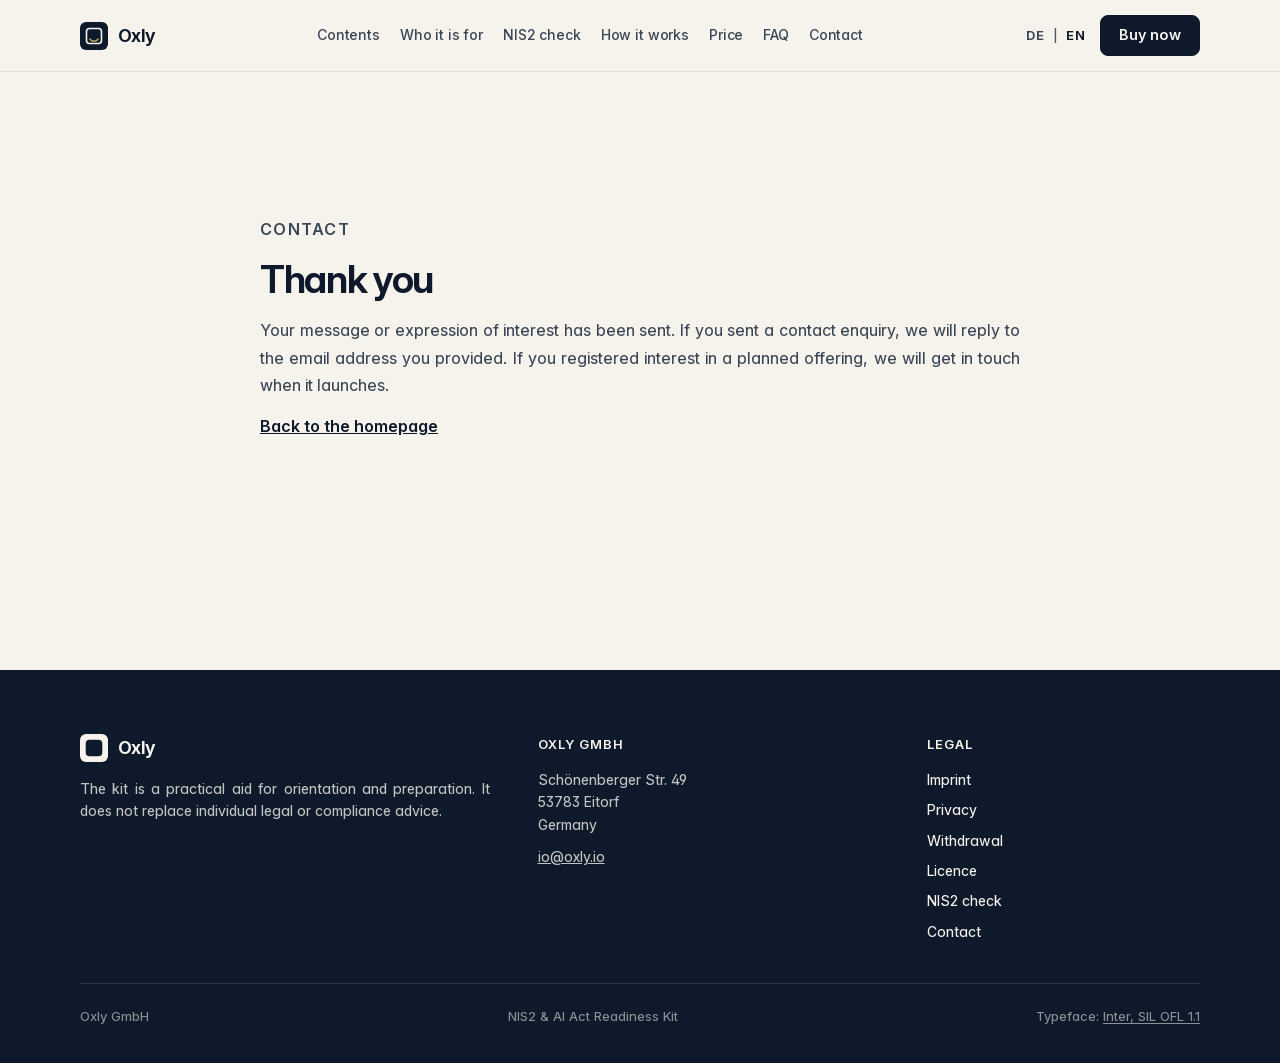
<file: en/thanks.html>
<!DOCTYPE html>
<html lang="en">
<head>
  <meta charset="utf-8">
  <meta name="viewport" content="width=device-width, initial-scale=1">
  <title>Thank you | Oxly</title>
  <meta name="description" content="Your message or expression of interest has been sent.">
  <meta property="og:title" content="Thank you | Oxly">
  <meta property="og:description" content="Your message or expression of interest has been sent.">
  <meta property="og:type" content="website">
  <link rel="icon" href="data:image/svg+xml,%3Csvg xmlns='http://www.w3.org/2000/svg' viewBox='0 0 32 32'%3E%3Crect width='32' height='32' rx='6' fill='%230E1A2B'/%3E%3Ctext x='16' y='22' text-anchor='middle' font-family='Georgia,serif' font-size='16' fill='%23F6F3EC'%3EO%3C/text%3E%3C/svg%3E">
  <link rel="stylesheet" href="../styles.css">
  <link rel="alternate" hreflang="de" href="https://oxly-compliance.de/danke.html">
  <link rel="alternate" hreflang="en" href="https://oxly-compliance.de/en/thanks.html">
  <link rel="alternate" hreflang="x-default" href="https://oxly-compliance.de/danke.html">
</head>
<body>
  <a class="skip" href="#main">Skip to content</a>

  <header class="header">
    <div class="wrap header-inner">
      <a class="logo" href="index.html" aria-label="Oxly – home">
        <svg class="logo-mark" viewBox="0 0 28 28" aria-hidden="true">
          <rect width="28" height="28" rx="6" fill="#0E1A2B"/>
          <rect x="6.5" y="6.5" width="15" height="15" rx="3" fill="none" stroke="#F6F3EC" stroke-width="1.6"/>
          <path d="M10 17.2c1.1 1.3 2.5 2 4 2s2.9-.7 4-2" fill="none" stroke="#C4A35A" stroke-width="1.6" stroke-linecap="round"/>
        </svg>
        <span class="logo-word">Oxly</span>
      </a>
      <nav class="nav" aria-label="Page navigation">
        <a href="index.html#inhalt">Contents</a>
        <a href="index.html#fuer-wen">Who it is for</a>
        <a href="nis2-check.html">NIS2 check</a>
        <a href="index.html#ablauf">How it works</a>
        <a href="index.html#preis">Price</a>
        <a href="index.html#faq">FAQ</a>
        <a href="index.html#kontakt">Contact</a>
      </nav>
      <div class="header-tools">
        <nav class="lang-switch" aria-label="Language">
          <a href="../danke.html" lang="de" hreflang="de">DE</a>
          <span class="lang-sep" aria-hidden="true">|</span>
          <a href="thanks.html" lang="en" hreflang="en" aria-current="page">EN</a>
        </nav>
        <a class="btn btn-primary js-buy" data-buy href="https://oxly.lemonsqueezy.com/checkout/buy/932510b3-8b38-464d-8cc8-acfaef03025f">Buy now</a>
      </div>
    </div>
  </header>

  <main id="main" class="legal">
    <div class="wrap legal-inner thanks">
      <p class="section-kicker">Contact</p>
      <h1>Thank you</h1>
      <p>Your message or expression of interest has been sent. If you sent a contact enquiry, we will reply to the email address you provided. If you registered interest in a planned offering, we will get in touch when it launches.</p>
      <p><a href="index.html">Back to the homepage</a></p>
    </div>
  </main>


  <footer class="footer">
    <div class="wrap">
      <div class="footer-grid">
        <div>
          <a class="logo" href="index.html" aria-label="Oxly">
            <svg class="logo-mark" viewBox="0 0 28 28" aria-hidden="true">
              <rect width="28" height="28" rx="6" fill="#F6F3EC"/>
              <rect x="6.5" y="6.5" width="15" height="15" rx="3" fill="none" stroke="#0E1A2B" stroke-width="1.6"/>
              <path d="M10 17.2c1.1 1.3 2.5 2 4 2s2.9-.7 4-2" fill="none" stroke="#7C6228" stroke-width="1.6" stroke-linecap="round"/>
            </svg>
            <span class="logo-word">Oxly</span>
          </a>
          <p class="disclaimer">The kit is a practical aid for orientation and preparation. It does not replace individual legal or compliance advice.</p>
        </div>
        <div>
          <h3>Oxly GmbH</h3>
          <p>Schönenberger Str. 49<br>53783 Eitorf<br>Germany</p>
          <p><a href="mailto:io@oxly.io">io@oxly.io</a></p>
        </div>
        <div>
          <h3>Legal</h3>
          <div class="footer-links">
            <a href="imprint.html">Imprint</a>
            <a href="privacy.html">Privacy</a>
            <a href="withdrawal.html">Withdrawal</a>
            <a href="license.html">Licence</a>
            <a href="nis2-check.html">NIS2 check</a>
            <a href="index.html#kontakt">Contact</a>
          </div>
        </div>
      </div>
      <div class="footer-bottom">
        <span>Oxly GmbH</span>
        <span>NIS2 &amp; AI Act Readiness Kit</span>
        <span>Typeface: <a href="../fonts/OFL.txt">Inter, SIL OFL 1.1</a></span>
      </div>
    </div>
  </footer>

  <script>
    const BUY_URL = 'https://oxly.lemonsqueezy.com/checkout/buy/932510b3-8b38-464d-8cc8-acfaef03025f';
    document.querySelectorAll('[data-buy]').forEach(function (el) {
      el.setAttribute('href', BUY_URL);
    });
    document.querySelectorAll('.lang-switch a').forEach(function (el) {
      var href = el.getAttribute('href');
      if (href && location.hash) el.setAttribute('href', href.split('#')[0] + location.hash);
    });
  </script>
</body>
</html>
</file>
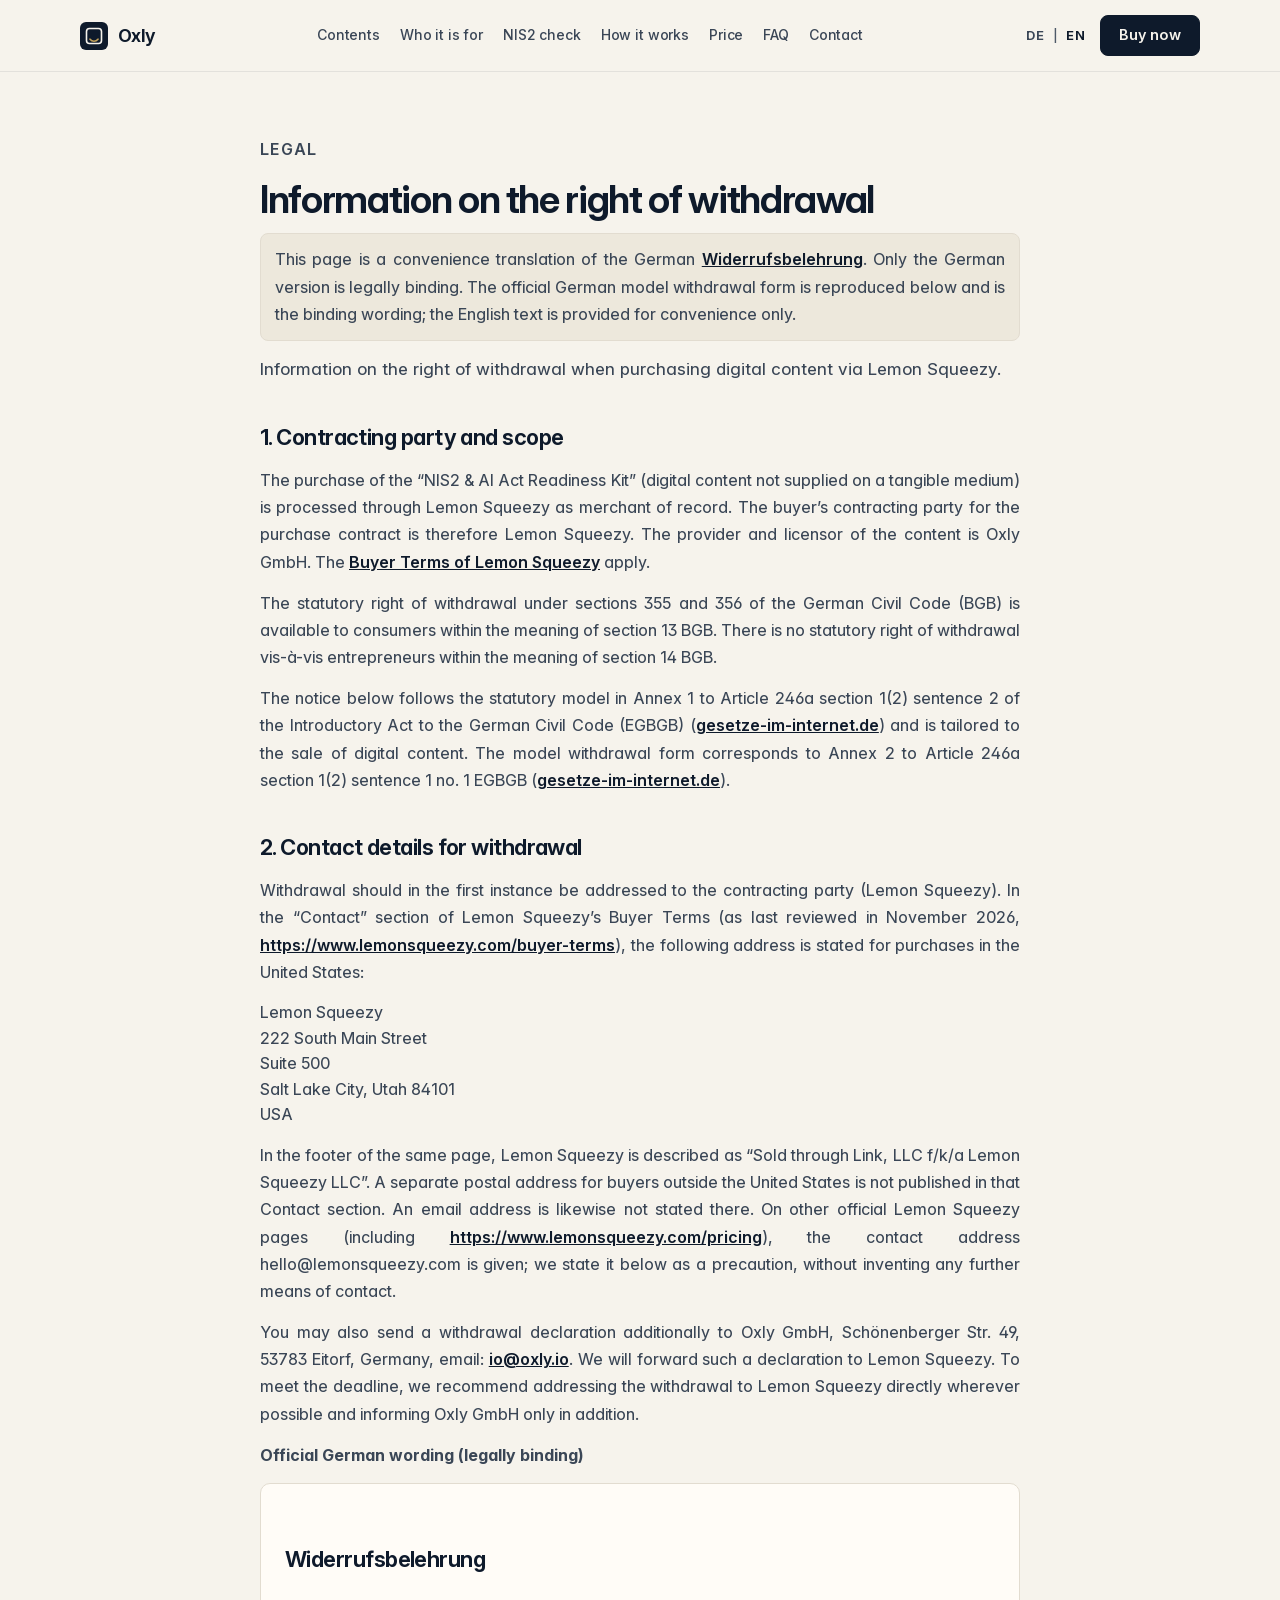
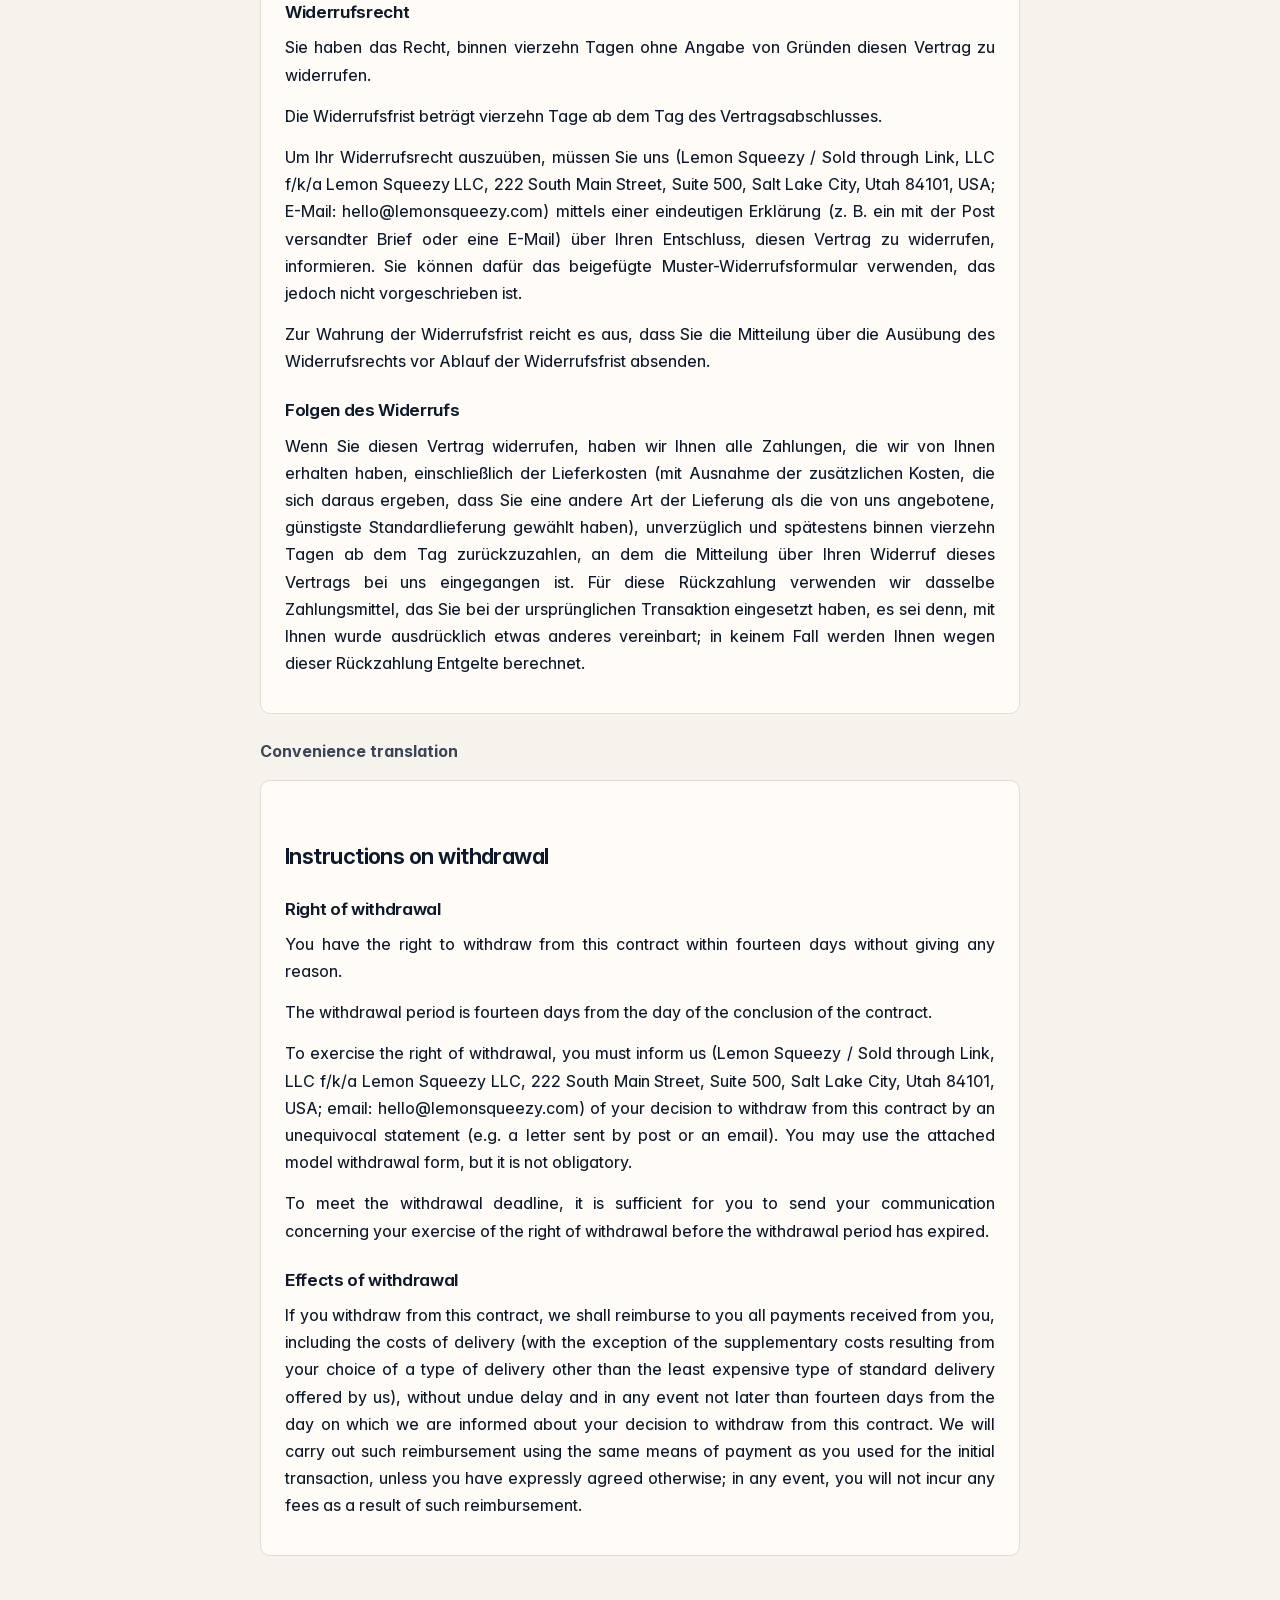
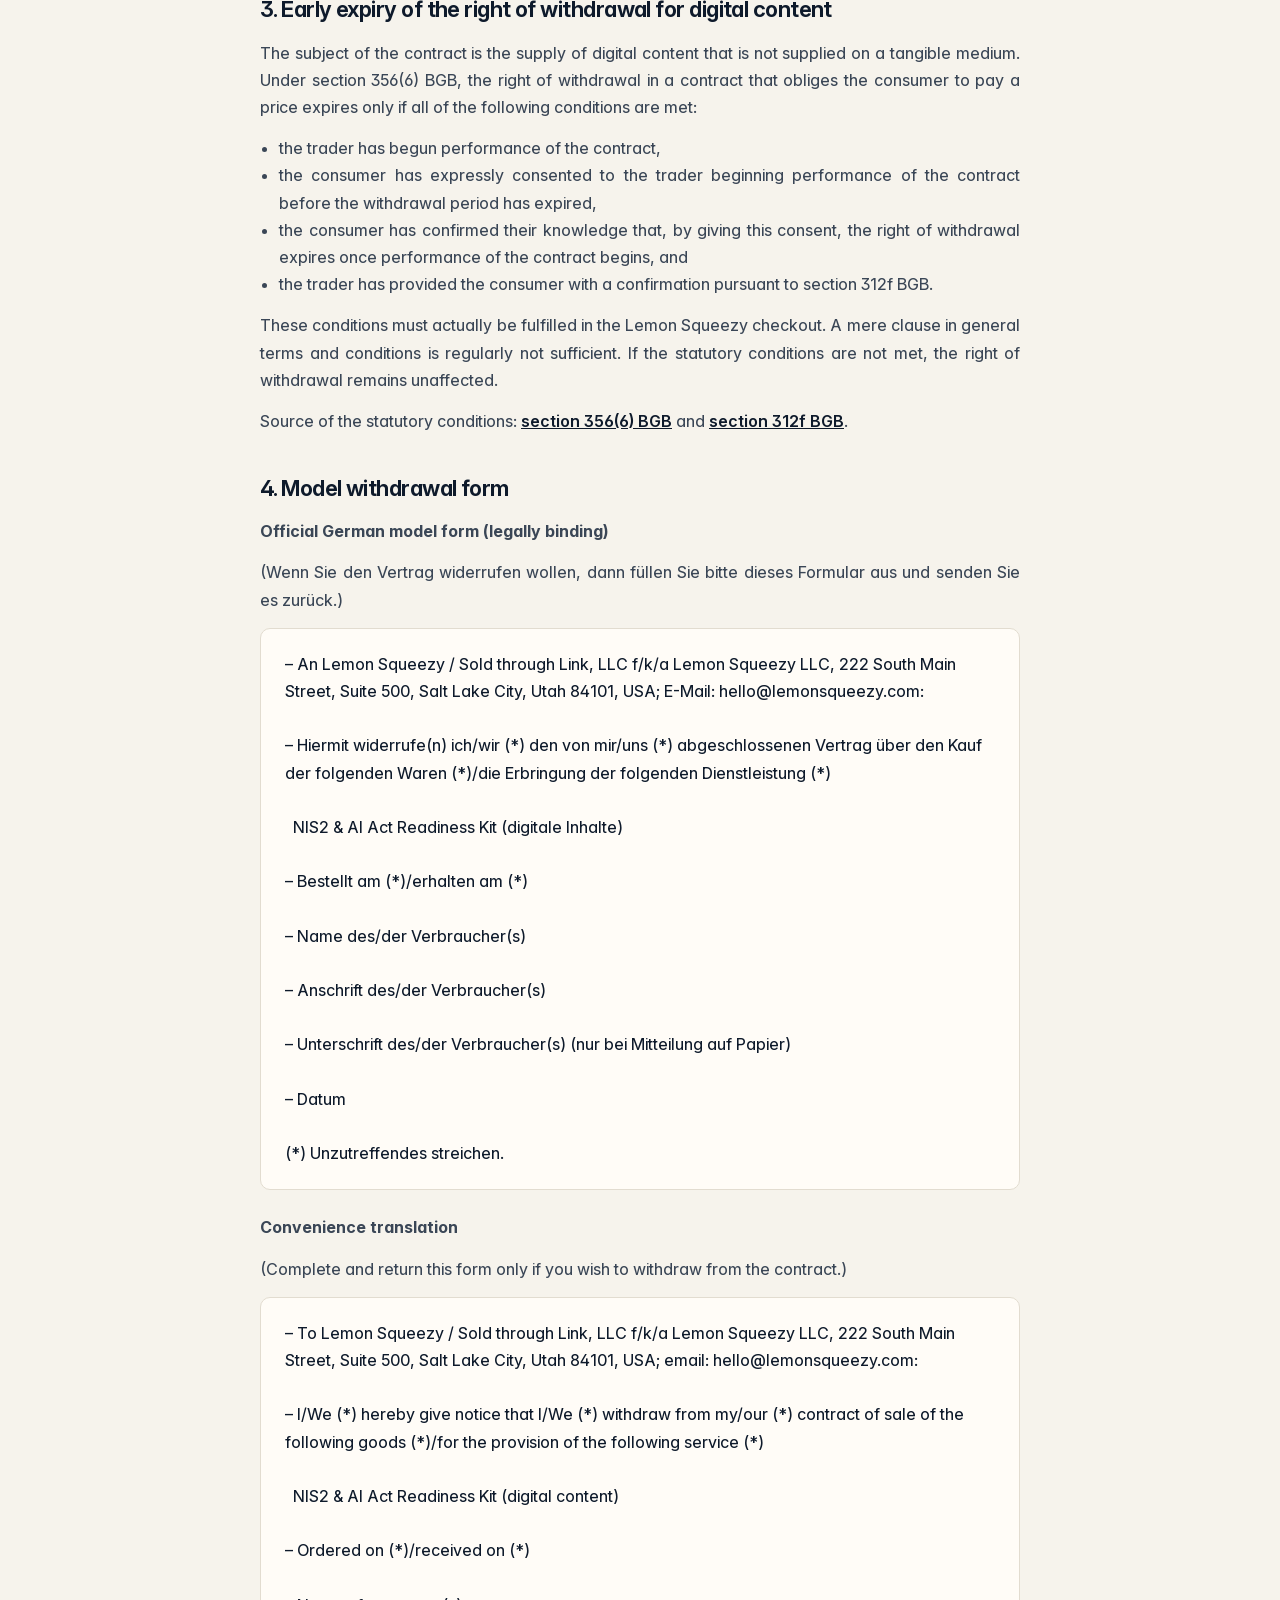
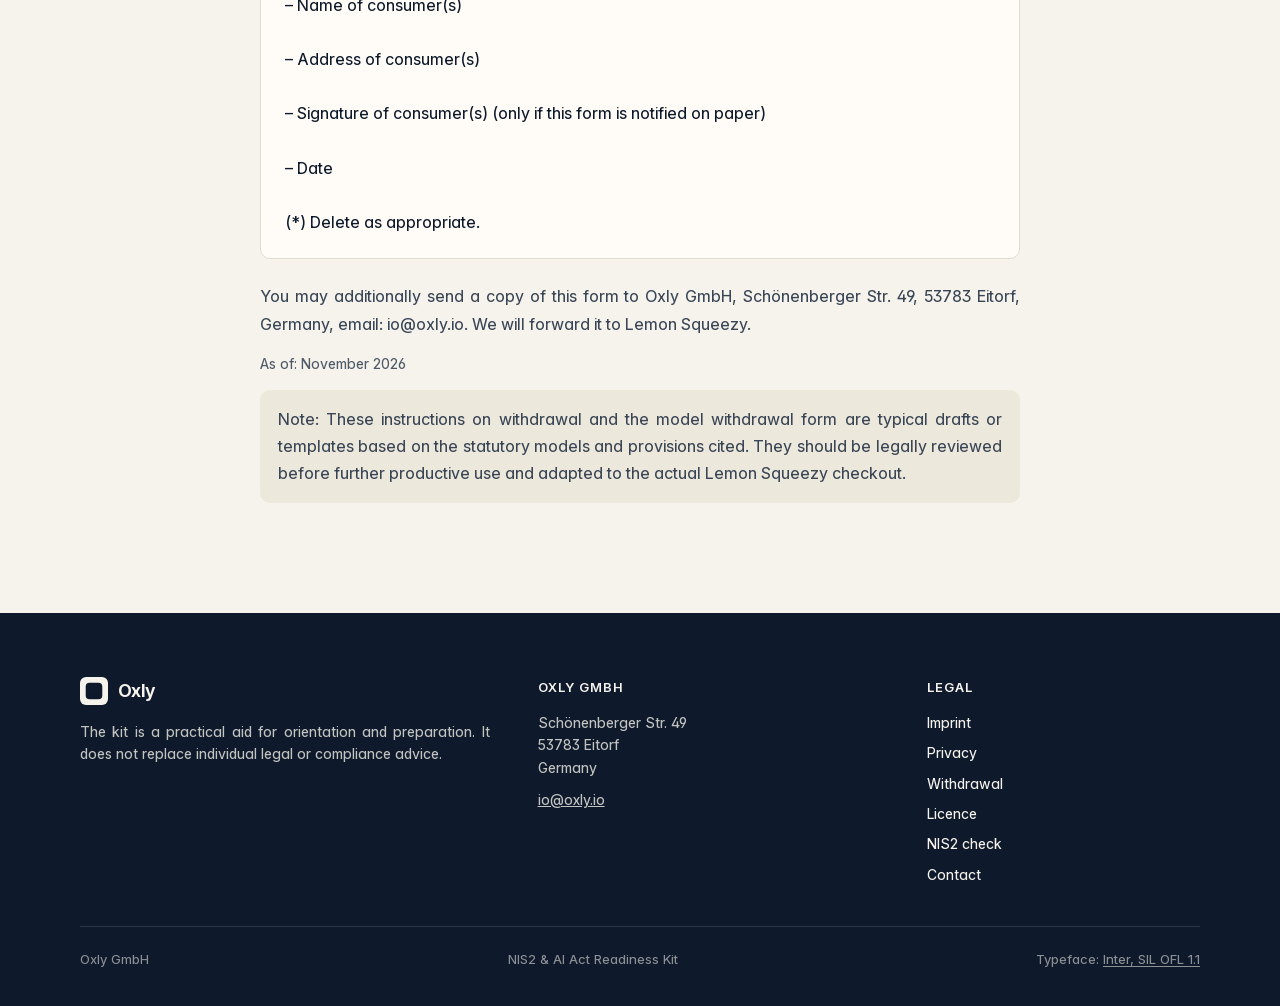
<file: en/withdrawal.html>
<!DOCTYPE html>
<html lang="en">
<head>
  <meta charset="utf-8">
  <meta name="viewport" content="width=device-width, initial-scale=1">
  <title>Right of withdrawal | Oxly</title>
  <meta name="description" content="Information on the right of withdrawal for the purchase of digital content via Lemon Squeezy. Convenience translation; the German version is legally binding.">
  <meta property="og:title" content="Right of withdrawal | Oxly">
  <meta property="og:description" content="Information on the right of withdrawal for the purchase of digital content via Lemon Squeezy. Convenience translation; the German version is legally binding.">
  <meta property="og:type" content="website">
  <link rel="icon" href="data:image/svg+xml,%3Csvg xmlns='http://www.w3.org/2000/svg' viewBox='0 0 32 32'%3E%3Crect width='32' height='32' rx='6' fill='%230E1A2B'/%3E%3Ctext x='16' y='22' text-anchor='middle' font-family='Georgia,serif' font-size='16' fill='%23F6F3EC'%3EO%3C/text%3E%3C/svg%3E">
  <link rel="stylesheet" href="../styles.css">
  <link rel="alternate" hreflang="de" href="https://oxly-compliance.de/widerruf.html">
  <link rel="alternate" hreflang="en" href="https://oxly-compliance.de/en/withdrawal.html">
  <link rel="alternate" hreflang="x-default" href="https://oxly-compliance.de/widerruf.html">
</head>
<body>
  <a class="skip" href="#main">Skip to content</a>

  <header class="header">
    <div class="wrap header-inner">
      <a class="logo" href="index.html" aria-label="Oxly – home">
        <svg class="logo-mark" viewBox="0 0 28 28" aria-hidden="true">
          <rect width="28" height="28" rx="6" fill="#0E1A2B"/>
          <rect x="6.5" y="6.5" width="15" height="15" rx="3" fill="none" stroke="#F6F3EC" stroke-width="1.6"/>
          <path d="M10 17.2c1.1 1.3 2.5 2 4 2s2.9-.7 4-2" fill="none" stroke="#C4A35A" stroke-width="1.6" stroke-linecap="round"/>
        </svg>
        <span class="logo-word">Oxly</span>
      </a>
      <nav class="nav" aria-label="Page navigation">
        <a href="index.html#inhalt">Contents</a>
        <a href="index.html#fuer-wen">Who it is for</a>
        <a href="nis2-check.html">NIS2 check</a>
        <a href="index.html#ablauf">How it works</a>
        <a href="index.html#preis">Price</a>
        <a href="index.html#faq">FAQ</a>
        <a href="index.html#kontakt">Contact</a>
      </nav>
      <div class="header-tools">
        <nav class="lang-switch" aria-label="Language">
          <a href="../widerruf.html" lang="de" hreflang="de">DE</a>
          <span class="lang-sep" aria-hidden="true">|</span>
          <a href="withdrawal.html" lang="en" hreflang="en" aria-current="page">EN</a>
        </nav>
        <a class="btn btn-primary js-buy" data-buy href="https://oxly.lemonsqueezy.com/checkout/buy/932510b3-8b38-464d-8cc8-acfaef03025f">Buy now</a>
      </div>
    </div>
  </header>

  <main id="main" class="legal">
    <div class="wrap legal-inner">
      <p class="section-kicker">Legal</p>
      <h1>Information on the right of withdrawal</h1>
      <p class="translation-note">This page is a convenience translation of the German <a href="../widerruf.html">Widerrufsbelehrung</a>. Only the German version is legally binding. The official German model withdrawal form is reproduced below and is the binding wording; the English text is provided for convenience only.</p>
      <p class="lead">Information on the right of withdrawal when purchasing digital content via Lemon Squeezy.</p>

      <h2>1. Contracting party and scope</h2>
      <p>The purchase of the “NIS2 &amp; AI Act Readiness Kit” (digital content not supplied on a tangible medium) is processed through Lemon Squeezy as merchant of record. The buyer’s contracting party for the purchase contract is therefore Lemon Squeezy. The provider and licensor of the content is Oxly GmbH. The <a href="https://www.lemonsqueezy.com/buyer-terms" rel="noopener noreferrer">Buyer Terms of Lemon Squeezy</a> apply.</p>
      <p>The statutory right of withdrawal under sections 355 and 356 of the German Civil Code (BGB) is available to consumers within the meaning of section 13 BGB. There is no statutory right of withdrawal vis-à-vis entrepreneurs within the meaning of section 14 BGB.</p>
      <p>The notice below follows the statutory model in Annex 1 to Article 246a section 1(2) sentence 2 of the Introductory Act to the German Civil Code (EGBGB) (<a href="https://www.gesetze-im-internet.de/bgbeg/art_253anlage_1.html" rel="noopener noreferrer">gesetze-im-internet.de</a>) and is tailored to the sale of digital content. The model withdrawal form corresponds to Annex 2 to Article 246a section 1(2) sentence 1 no. 1 EGBGB (<a href="https://www.gesetze-im-internet.de/bgbeg/art_253anlage_2.html" rel="noopener noreferrer">gesetze-im-internet.de</a>).</p>

      <h2>2. Contact details for withdrawal</h2>
      <p>Withdrawal should in the first instance be addressed to the contracting party (Lemon Squeezy). In the “Contact” section of Lemon Squeezy’s Buyer Terms (as last reviewed in November 2026, <a href="https://www.lemonsqueezy.com/buyer-terms" rel="noopener noreferrer">https://www.lemonsqueezy.com/buyer-terms</a>), the following address is stated for purchases in the United States:</p>
      <address>
        Lemon Squeezy<br>
        222 South Main Street<br>
        Suite 500<br>
        Salt Lake City, Utah 84101<br>
        USA
      </address>
      <p>In the footer of the same page, Lemon Squeezy is described as “Sold through Link, LLC f/k/a Lemon Squeezy LLC”. A separate postal address for buyers outside the United States is not published in that Contact section. An email address is likewise not stated there. On other official Lemon Squeezy pages (including <a href="https://www.lemonsqueezy.com/pricing" rel="noopener noreferrer">https://www.lemonsqueezy.com/pricing</a>), the contact address hello@lemonsqueezy.com is given; we state it below as a precaution, without inventing any further means of contact.</p>
      <p>You may also send a withdrawal declaration additionally to Oxly GmbH, Schönenberger Str. 49, 53783 Eitorf, Germany, email: <a href="mailto:io@oxly.io">io@oxly.io</a>. We will forward such a declaration to Lemon Squeezy. To meet the deadline, we recommend addressing the withdrawal to Lemon Squeezy directly wherever possible and informing Oxly GmbH only in addition.</p>

      <p><strong>Official German wording (legally binding)</strong></p>
      <div class="widerruf-box" lang="de">
        <h2>Widerrufsbelehrung</h2>
        <h3>Widerrufsrecht</h3>
        <p>Sie haben das Recht, binnen vierzehn Tagen ohne Angabe von Gründen diesen Vertrag zu widerrufen.</p>
        <p>Die Widerrufsfrist beträgt vierzehn Tage ab dem Tag des Vertragsabschlusses.</p>
        <p>Um Ihr Widerrufsrecht auszuüben, müssen Sie uns (Lemon Squeezy / Sold through Link, LLC f/k/a Lemon Squeezy LLC, 222 South Main Street, Suite 500, Salt Lake City, Utah 84101, USA; E-Mail: hello@lemonsqueezy.com) mittels einer eindeutigen Erklärung (z. B. ein mit der Post versandter Brief oder eine E-Mail) über Ihren Entschluss, diesen Vertrag zu widerrufen, informieren. Sie können dafür das beigefügte Muster-Widerrufsformular verwenden, das jedoch nicht vorgeschrieben ist.</p>
        <p>Zur Wahrung der Widerrufsfrist reicht es aus, dass Sie die Mitteilung über die Ausübung des Widerrufsrechts vor Ablauf der Widerrufsfrist absenden.</p>
        <h3>Folgen des Widerrufs</h3>
        <p>Wenn Sie diesen Vertrag widerrufen, haben wir Ihnen alle Zahlungen, die wir von Ihnen erhalten haben, einschließlich der Lieferkosten (mit Ausnahme der zusätzlichen Kosten, die sich daraus ergeben, dass Sie eine andere Art der Lieferung als die von uns angebotene, günstigste Standardlieferung gewählt haben), unverzüglich und spätestens binnen vierzehn Tagen ab dem Tag zurückzuzahlen, an dem die Mitteilung über Ihren Widerruf dieses Vertrags bei uns eingegangen ist. Für diese Rückzahlung verwenden wir dasselbe Zahlungsmittel, das Sie bei der ursprünglichen Transaktion eingesetzt haben, es sei denn, mit Ihnen wurde ausdrücklich etwas anderes vereinbart; in keinem Fall werden Ihnen wegen dieser Rückzahlung Entgelte berechnet.</p>
      </div>

      <p><strong>Convenience translation</strong></p>
      <div class="widerruf-box">
        <h2>Instructions on withdrawal</h2>
        <h3>Right of withdrawal</h3>
        <p>You have the right to withdraw from this contract within fourteen days without giving any reason.</p>
        <p>The withdrawal period is fourteen days from the day of the conclusion of the contract.</p>
        <p>To exercise the right of withdrawal, you must inform us (Lemon Squeezy / Sold through Link, LLC f/k/a Lemon Squeezy LLC, 222 South Main Street, Suite 500, Salt Lake City, Utah 84101, USA; email: hello@lemonsqueezy.com) of your decision to withdraw from this contract by an unequivocal statement (e.g. a letter sent by post or an email). You may use the attached model withdrawal form, but it is not obligatory.</p>
        <p>To meet the withdrawal deadline, it is sufficient for you to send your communication concerning your exercise of the right of withdrawal before the withdrawal period has expired.</p>
        <h3>Effects of withdrawal</h3>
        <p>If you withdraw from this contract, we shall reimburse to you all payments received from you, including the costs of delivery (with the exception of the supplementary costs resulting from your choice of a type of delivery other than the least expensive type of standard delivery offered by us), without undue delay and in any event not later than fourteen days from the day on which we are informed about your decision to withdraw from this contract. We will carry out such reimbursement using the same means of payment as you used for the initial transaction, unless you have expressly agreed otherwise; in any event, you will not incur any fees as a result of such reimbursement.</p>
      </div>

      <h2>3. Early expiry of the right of withdrawal for digital content</h2>
      <p>The subject of the contract is the supply of digital content that is not supplied on a tangible medium. Under section 356(6) BGB, the right of withdrawal in a contract that obliges the consumer to pay a price expires only if all of the following conditions are met:</p>
      <ul>
        <li>the trader has begun performance of the contract,</li>
        <li>the consumer has expressly consented to the trader beginning performance of the contract before the withdrawal period has expired,</li>
        <li>the consumer has confirmed their knowledge that, by giving this consent, the right of withdrawal expires once performance of the contract begins, and</li>
        <li>the trader has provided the consumer with a confirmation pursuant to section 312f BGB.</li>
      </ul>
      <p>These conditions must actually be fulfilled in the Lemon Squeezy checkout. A mere clause in general terms and conditions is regularly not sufficient. If the statutory conditions are not met, the right of withdrawal remains unaffected.</p>
      <p>Source of the statutory conditions: <a href="https://www.gesetze-im-internet.de/bgb/__356.html" rel="noopener noreferrer">section 356(6) BGB</a> and <a href="https://www.gesetze-im-internet.de/bgb/__312f.html" rel="noopener noreferrer">section 312f BGB</a>.</p>

      <h2>4. Model withdrawal form</h2>
      <p><strong>Official German model form (legally binding)</strong></p>
      <p lang="de">(Wenn Sie den Vertrag widerrufen wollen, dann füllen Sie bitte dieses Formular aus und senden Sie es zurück.)</p>
      <div class="widerruf-box" lang="de">
<pre class="widerruf-form">– An Lemon Squeezy / Sold through Link, LLC f/k/a Lemon Squeezy LLC, 222 South Main Street, Suite 500, Salt Lake City, Utah 84101, USA; E-Mail: hello@lemonsqueezy.com:

– Hiermit widerrufe(n) ich/wir (*) den von mir/uns (*) abgeschlossenen Vertrag über den Kauf der folgenden Waren (*)/die Erbringung der folgenden Dienstleistung (*)

  NIS2 &amp; AI Act Readiness Kit (digitale Inhalte)

– Bestellt am (*)/erhalten am (*)

– Name des/der Verbraucher(s)

– Anschrift des/der Verbraucher(s)

– Unterschrift des/der Verbraucher(s) (nur bei Mitteilung auf Papier)

– Datum

(*) Unzutreffendes streichen.</pre>
      </div>
      <p><strong>Convenience translation</strong></p>
      <p>(Complete and return this form only if you wish to withdraw from the contract.)</p>
      <div class="widerruf-box">
<pre class="widerruf-form">– To Lemon Squeezy / Sold through Link, LLC f/k/a Lemon Squeezy LLC, 222 South Main Street, Suite 500, Salt Lake City, Utah 84101, USA; email: hello@lemonsqueezy.com:

– I/We (*) hereby give notice that I/We (*) withdraw from my/our (*) contract of sale of the following goods (*)/for the provision of the following service (*)

  NIS2 &amp; AI Act Readiness Kit (digital content)

– Ordered on (*)/received on (*)

– Name of consumer(s)

– Address of consumer(s)

– Signature of consumer(s) (only if this form is notified on paper)

– Date

(*) Delete as appropriate.</pre>
      </div>
      <p>You may additionally send a copy of this form to Oxly GmbH, Schönenberger Str. 49, 53783 Eitorf, Germany, email: io@oxly.io. We will forward it to Lemon Squeezy.</p>

      <p class="stand">As of: November 2026</p>
      <p class="template-note">Note: These instructions on withdrawal and the model withdrawal form are typical drafts or templates based on the statutory models and provisions cited. They should be legally reviewed before further productive use and adapted to the actual Lemon Squeezy checkout.</p>
    </div>
  </main>


  <footer class="footer">
    <div class="wrap">
      <div class="footer-grid">
        <div>
          <a class="logo" href="index.html" aria-label="Oxly">
            <svg class="logo-mark" viewBox="0 0 28 28" aria-hidden="true">
              <rect width="28" height="28" rx="6" fill="#F6F3EC"/>
              <rect x="6.5" y="6.5" width="15" height="15" rx="3" fill="none" stroke="#0E1A2B" stroke-width="1.6"/>
              <path d="M10 17.2c1.1 1.3 2.5 2 4 2s2.9-.7 4-2" fill="none" stroke="#7C6228" stroke-width="1.6" stroke-linecap="round"/>
            </svg>
            <span class="logo-word">Oxly</span>
          </a>
          <p class="disclaimer">The kit is a practical aid for orientation and preparation. It does not replace individual legal or compliance advice.</p>
        </div>
        <div>
          <h3>Oxly GmbH</h3>
          <p>Schönenberger Str. 49<br>53783 Eitorf<br>Germany</p>
          <p><a href="mailto:io@oxly.io">io@oxly.io</a></p>
        </div>
        <div>
          <h3>Legal</h3>
          <div class="footer-links">
            <a href="imprint.html">Imprint</a>
            <a href="privacy.html">Privacy</a>
            <a href="withdrawal.html">Withdrawal</a>
            <a href="license.html">Licence</a>
            <a href="nis2-check.html">NIS2 check</a>
            <a href="index.html#kontakt">Contact</a>
          </div>
        </div>
      </div>
      <div class="footer-bottom">
        <span>Oxly GmbH</span>
        <span>NIS2 &amp; AI Act Readiness Kit</span>
        <span>Typeface: <a href="../fonts/OFL.txt">Inter, SIL OFL 1.1</a></span>
      </div>
    </div>
  </footer>

  <script>
    const BUY_URL = 'https://oxly.lemonsqueezy.com/checkout/buy/932510b3-8b38-464d-8cc8-acfaef03025f';
    document.querySelectorAll('[data-buy]').forEach(function (el) {
      el.setAttribute('href', BUY_URL);
    });
    document.querySelectorAll('.lang-switch a').forEach(function (el) {
      var href = el.getAttribute('href');
      if (href && location.hash) el.setAttribute('href', href.split('#')[0] + location.hash);
    });
  </script>
</body>
</html>
</file>
